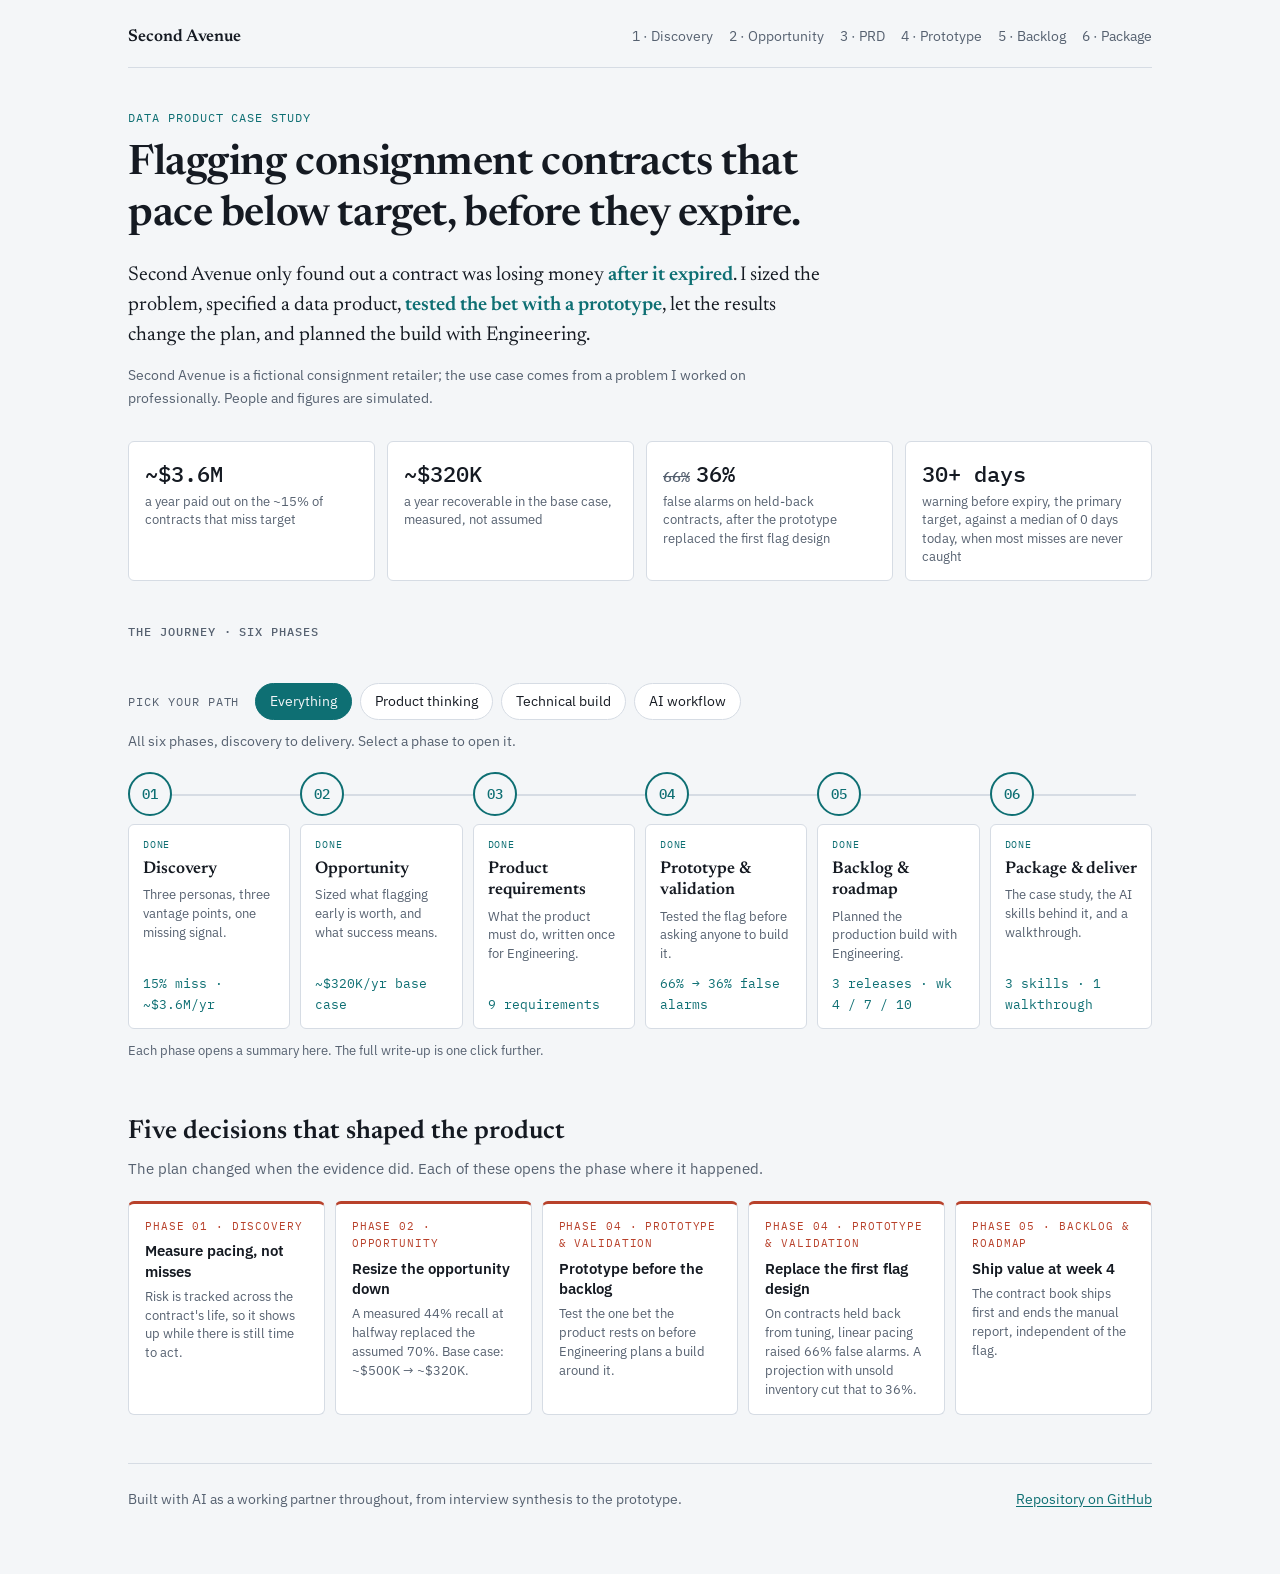
<file: docs/index.html>
<!doctype html>
<html lang="en">
<head>
<meta charset="utf-8">
<meta name="viewport" content="width=device-width, initial-scale=1">
<title>Second Avenue Case Study</title>
<meta name="description" content="A data product case study, from discovery to a working prototype: flagging consignment contracts that pace below target before they expire.">
<link rel="preconnect" href="https://fonts.googleapis.com">
<link rel="preconnect" href="https://fonts.gstatic.com" crossorigin>
<link rel="stylesheet" href="https://fonts.googleapis.com/css2?family=IBM+Plex+Mono:wght@400;500&family=IBM+Plex+Sans:wght@400;500;600&family=Newsreader:opsz,wght@6..72,500;6..72,600&display=swap">
<style>
/* Tokens match assets/site.css so the landing page and phase pages read as one site. */
:root {
  --bg: #F4F6F8; --surface: #FFFFFF; --fg: #151A22; --muted: #566170; --rule: #D6DCE4;
  --accent: #0E6F73; --accent-soft: #DDF0F0; --risk: #B8412B; --risk-soft: #F8E4DF;
  --font-display: "Newsreader", Georgia, "Times New Roman", serif;
  --font-body: "IBM Plex Sans", system-ui, -apple-system, "Segoe UI", sans-serif;
  --font-mono: "IBM Plex Mono", ui-monospace, "SFMono-Regular", Menlo, Consolas, monospace;
  color-scheme: light;
}
@media (prefers-color-scheme: dark) {
  :root:not([data-theme="light"]) {
    --bg: #0E1319; --surface: #161D26; --fg: #E7ECF2; --muted: #9AA6B5; --rule: #273241;
    --accent: #52C4C4; --accent-soft: #12302F; --risk: #F0876F; --risk-soft: #3A1E18;
    color-scheme: dark;
  }
}
:root[data-theme="dark"] {
  --bg: #0E1319; --surface: #161D26; --fg: #E7ECF2; --muted: #9AA6B5; --rule: #273241;
  --accent: #52C4C4; --accent-soft: #12302F; --risk: #F0876F; --risk-soft: #3A1E18;
  color-scheme: dark;
}
*, *::before, *::after { box-sizing: border-box; }
html { -webkit-text-size-adjust: 100%; }
body { margin: 0; background: var(--bg); color: var(--fg); font-family: var(--font-body); font-size: 16px; line-height: 1.6; }
p { margin: 0; }
a { color: var(--accent); text-underline-offset: 0.15em; }
a:focus-visible, button:focus-visible { outline: 2px solid var(--accent); outline-offset: 3px; }
h1, h2, h3 { font-family: var(--font-display); font-weight: 600; text-wrap: balance; margin: 0; line-height: 1.2; }
.mono { font-family: var(--font-mono); }
.label { font-family: var(--font-mono); font-size: 0.75rem; letter-spacing: 0.08em; text-transform: uppercase; color: var(--muted); }

.page { width: 100%; max-width: 66rem; margin: 0 auto; padding: 1.5rem 16px 4rem; }
.sitenav { display: flex; flex-wrap: wrap; gap: 0.25rem 1rem; align-items: baseline; padding-bottom: 1rem; margin-bottom: 2.5rem; border-bottom: 1px solid var(--rule); font-size: 0.875rem; }
.sitenav .home { font-family: var(--font-display); font-weight: 600; font-size: 1.0625rem; color: var(--fg); text-decoration: none; margin-right: auto; }
.sitenav a { color: var(--muted); text-decoration: none; }
.sitenav a:hover { color: var(--accent); }

/* Header + story */
.eyebrow { font-family: var(--font-mono); font-size: 0.75rem; letter-spacing: 0.08em; text-transform: uppercase; color: var(--accent); margin-bottom: 0.75rem; }
h1 { font-size: clamp(1.75rem, 4.6vw, 2.625rem); letter-spacing: -0.01em; max-width: 44rem; }
.story { margin-top: 1.25rem; max-width: 44rem; font-family: var(--font-display); font-size: 1.25rem; line-height: 1.5; color: var(--fg); }
.story b { font-weight: 600; color: var(--accent); }
.fine { margin-top: 0.875rem; color: var(--muted); font-size: 0.875rem; max-width: 44rem; }

/* Headline numbers */
.kpis { display: grid; grid-template-columns: repeat(4, minmax(0, 1fr)); gap: 0.75rem; margin-top: 2rem; }
.kpi { background: var(--surface); border: 1px solid var(--rule); border-radius: 6px; padding: 0.875rem 1rem; min-width: 0; }
.kpi .v { font-family: var(--font-mono); font-size: 1.375rem; font-weight: 500; font-variant-numeric: tabular-nums; }
.kpi .v .was { color: var(--muted); font-size: 0.9375rem; text-decoration: line-through; margin-right: 0.375rem; }
.kpi .k { font-size: 0.8125rem; color: var(--muted); line-height: 1.4; margin-top: 0.125rem; }
@media (max-width: 52rem) { .kpis { grid-template-columns: repeat(2, minmax(0, 1fr)); } }

/* Path picker */
.paths { margin-top: 2.75rem; display: flex; flex-wrap: wrap; align-items: center; gap: 0.5rem; }
.paths .label { margin-right: 0.5rem; }
.chip { font: inherit; font-size: 0.875rem; padding: 0.375rem 0.875rem; border-radius: 999px; border: 1px solid var(--rule); background: var(--surface); color: var(--fg); cursor: pointer; }
.chip:hover { border-color: var(--accent); }
.chip[aria-pressed="true"] { background: var(--accent); border-color: var(--accent); color: var(--bg); }
.path-note { margin-top: 0.625rem; font-size: 0.875rem; color: var(--muted); min-height: 1.4em; }

/* Journey track */
.track { list-style: none; margin: 1.25rem 0 0; padding: 0; display: grid; grid-template-columns: repeat(6, minmax(0, 1fr)); gap: 0.625rem; position: relative; }
.track::before { content: ""; position: absolute; left: 1rem; right: 1rem; top: 1.375rem; height: 2px; background: var(--rule); z-index: 0; }
.node { position: relative; z-index: 1; min-width: 0; transition: opacity 0.2s; }
.node button { all: unset; box-sizing: border-box; cursor: pointer; display: flex; flex-direction: column; gap: 0.5rem; width: 100%; height: 100%; }
.node .dot { width: 2.75rem; height: 2.75rem; border-radius: 50%; display: grid; place-items: center; background: var(--bg); border: 2px solid var(--accent); color: var(--accent); font-family: var(--font-mono); font-size: 0.875rem; font-weight: 500; }
.node[data-status="active"] .dot { border-style: dashed; }
.node .body { background: var(--surface); border: 1px solid var(--rule); border-radius: 6px; padding: 0.75rem 0.875rem; display: flex; flex-direction: column; gap: 0.375rem; flex: 1; }
.node .name { font-family: var(--font-display); font-weight: 600; font-size: 1.0625rem; line-height: 1.25; }
.node .out { font-size: 0.8125rem; color: var(--muted); line-height: 1.45; }
.node .num { font-family: var(--font-mono); font-size: 0.8125rem; color: var(--accent); font-variant-numeric: tabular-nums; margin-top: auto; padding-top: 0.25rem; }
.node .st { font-family: var(--font-mono); font-size: 0.625rem; letter-spacing: 0.08em; text-transform: uppercase; color: var(--muted); }
.node[data-status="done"] .st { color: var(--accent); }
.node button:hover .body { border-color: var(--accent); }
.node button[aria-expanded="true"] .body { border-color: var(--accent); box-shadow: 0 0 0 1px var(--accent); }
.node button[aria-expanded="true"] .dot { background: var(--accent); color: var(--bg); }
.node.dim { opacity: 0.35; }
.hint { margin-top: 0.75rem; font-size: 0.8125rem; color: var(--muted); }

/* Expanded panel */
.panel { position: relative; z-index: 2; margin-top: 1rem; background: var(--surface); border: 1px solid var(--accent); border-radius: 8px; padding: 1.5rem; display: grid; grid-template-columns: minmax(0, 1.25fr) minmax(0, 1fr); gap: 1.5rem 2rem; }
.panel[hidden] { display: none; }
.panel .head { grid-column: 1 / -1; display: flex; align-items: baseline; justify-content: space-between; gap: 1rem; }
.panel h2 { font-size: 1.5rem; }
.panel .close { font: inherit; font-size: 0.8125rem; background: none; border: 1px solid var(--rule); color: var(--muted); border-radius: 4px; padding: 0.25rem 0.625rem; cursor: pointer; flex-shrink: 0; }
.panel .close:hover { color: var(--fg); border-color: var(--fg); }
.panel h3 { font-family: var(--font-mono); font-size: 0.75rem; letter-spacing: 0.08em; text-transform: uppercase; color: var(--muted); font-weight: 500; margin-bottom: 0.5rem; }
.panel ul { margin: 0; padding-left: 1.125rem; display: flex; flex-direction: column; gap: 0.375rem; font-size: 0.9375rem; }
.panel .col { display: flex; flex-direction: column; gap: 1.25rem; min-width: 0; }
.pivot { border-left: 3px solid var(--risk); background: var(--risk-soft); border-radius: 0 6px 6px 0; padding: 0.875rem 1rem; font-size: 0.9375rem; }
.pivot .label { color: var(--risk); display: block; margin-bottom: 0.25rem; }
.links { display: flex; flex-direction: column; gap: 0.375rem; font-size: 0.9375rem; }
.links a { display: flex; justify-content: space-between; gap: 0.75rem; padding: 0.5rem 0.75rem; border: 1px solid var(--rule); border-radius: 4px; text-decoration: none; color: var(--fg); }
.links a:hover { border-color: var(--accent); color: var(--accent); }
.links a .kind { font-family: var(--font-mono); font-size: 0.6875rem; letter-spacing: 0.06em; text-transform: uppercase; color: var(--muted); align-self: center; white-space: nowrap; }
.links .todo { padding: 0.5rem 0.75rem; border: 1px dashed var(--rule); border-radius: 4px; color: var(--muted); }
.panel .nav { grid-column: 1 / -1; display: flex; justify-content: space-between; gap: 1rem; border-top: 1px solid var(--rule); padding-top: 1rem; }
.panel .nav button { font: inherit; font-size: 0.875rem; background: none; border: none; color: var(--accent); cursor: pointer; padding: 0; }
.panel .nav button[disabled] { visibility: hidden; }

/* Mini visuals inside panels */
.mini { display: flex; flex-direction: column; gap: 0.5rem; }
.bars { display: flex; flex-direction: column; gap: 0.375rem; }
.bar { display: grid; grid-template-columns: 7.5rem minmax(0, 1fr) 3.25rem; gap: 0.5rem; align-items: center; font-size: 0.8125rem; }
.bar .track-b { height: 0.625rem; background: var(--bg); border-radius: 3px; overflow: hidden; }
.bar .fill { height: 100%; background: var(--accent); border-radius: 3px; }
.bar .fill.bad { background: var(--risk); }
.bar .val { font-family: var(--font-mono); text-align: right; font-variant-numeric: tabular-nums; }
.funnel { display: flex; align-items: stretch; gap: 0.25rem; font-size: 0.75rem; }
.funnel div { flex: 1; background: var(--accent-soft); border-radius: 4px; padding: 0.5rem; text-align: center; display: flex; flex-direction: column; justify-content: center; min-width: 0; }
.funnel b { font-family: var(--font-mono); font-size: 0.9375rem; font-weight: 500; color: var(--accent); }
.releases { display: grid; grid-template-columns: repeat(10, minmax(0, 1fr)); gap: 2px; font-size: 0.6875rem; }
.releases .wk { height: 0.75rem; background: var(--bg); border-radius: 2px; }
.releases .wk.on { background: var(--accent-soft); }
.releases .wk.ship { background: var(--accent); }
.rel-key { display: grid; grid-template-columns: repeat(3, minmax(0, 1fr)); gap: 0.5rem; font-size: 0.75rem; color: var(--muted); }
.rel-key b { display: block; font-family: var(--font-mono); color: var(--fg); font-weight: 500; }

/* Decisions thread */
.decisions { margin-top: 3.5rem; }
.decisions h2 { font-size: 1.625rem; }
.decisions .sub { color: var(--muted); font-size: 0.9375rem; margin-top: 0.5rem; max-width: 44rem; }
.dlist { list-style: none; margin: 1.25rem 0 0; padding: 0; display: grid; grid-template-columns: repeat(5, minmax(0, 1fr)); gap: 0.625rem; }
.dlist button { all: unset; box-sizing: border-box; cursor: pointer; display: flex; flex-direction: column; gap: 0.375rem; height: 100%; width: 100%; padding: 0.875rem 1rem; background: var(--surface); border: 1px solid var(--rule); border-top: 3px solid var(--risk); border-radius: 6px; }
.dlist button:hover { border-color: var(--risk); }
.dlist .ph { font-family: var(--font-mono); font-size: 0.6875rem; letter-spacing: 0.08em; text-transform: uppercase; color: var(--risk); }
.dlist .t { font-weight: 600; font-size: 0.9375rem; line-height: 1.35; }
.dlist .w { font-size: 0.8125rem; color: var(--muted); line-height: 1.45; }
@media (max-width: 60rem) { .dlist { grid-template-columns: repeat(2, minmax(0, 1fr)); } }

.foot { margin-top: 3rem; padding-top: 1.5rem; border-top: 1px solid var(--rule); color: var(--muted); font-size: 0.875rem; display: flex; flex-wrap: wrap; gap: 0.5rem 1.5rem; justify-content: space-between; }

/* Narrow screens: the track becomes a vertical timeline and the panel opens under the tapped phase */
@media (max-width: 52rem) {
  .track { grid-template-columns: minmax(0, 1fr); gap: 0.5rem; }
  .track::before { left: 1.375rem; right: auto; top: 1rem; bottom: 1rem; width: 2px; height: auto; }
  .node button { flex-direction: row; align-items: stretch; gap: 0.75rem; }
  .node .dot { flex-shrink: 0; }
  .panel { grid-template-columns: minmax(0, 1fr); padding: 1.25rem; margin: 0.25rem 0 0.5rem; }
  .bar { grid-template-columns: 6rem minmax(0, 1fr) 3rem; }
}
@media (max-width: 30rem) { .dlist { grid-template-columns: minmax(0, 1fr); } }
@media (prefers-reduced-motion: reduce) { .node { transition: none; } }
</style>
</head>
<body>
<main class="page">
  <nav class="sitenav" aria-label="Case study">
    <a class="home" href="index.html">Second Avenue</a>
    <a href="phase-1-discovery.html">1 · Discovery</a>
    <a href="phase-2-opportunity.html">2 · Opportunity</a>
    <a href="phase-3-prd.html">3 · PRD</a>
    <a href="phase-4-prototype.html">4 · Prototype</a>
    <a href="phase-5-backlog-roadmap.html">5 · Backlog</a>
    <a href="phase-6-package.html">6 · Package</a>
  </nav>

  <header>
    <p class="eyebrow">Data product case study</p>
    <h1>Flagging consignment contracts that pace below target, before they expire.</h1>
    <p class="story">Second Avenue only found out a contract was losing money <b>after it expired</b>. I sized the problem, specified a data product, <b>tested the bet with a prototype</b>, let the results change the plan, and planned the build with Engineering.</p>
    <p class="fine">Second Avenue is a fictional consignment retailer; the use case comes from a problem I worked on professionally. People and figures are simulated.</p>
  </header>

  <section class="kpis" aria-label="Headline numbers">
    <div class="kpi"><div class="v">~$3.6M</div><div class="k">a year paid out on the ~15% of contracts that miss target</div></div>
    <div class="kpi"><div class="v">~$320K</div><div class="k">a year recoverable in the base case, measured, not assumed</div></div>
    <div class="kpi"><div class="v"><span class="was">66%</span>36%</div><div class="k">false alarms on held-back contracts, after the prototype replaced the first flag design</div></div>
    <div class="kpi"><div class="v">30+ days</div><div class="k">warning before expiry, the primary target, against a median of 0 days today, when most misses are never caught</div></div>
  </section>

  <section aria-labelledby="journey-h">
    <h2 id="journey-h" class="label" style="margin-top:2.75rem;font-family:var(--font-mono);font-weight:500;color:var(--muted)">The journey · six phases</h2>

    <div class="paths" role="group" aria-label="Pick a path">
      <span class="label">Pick your path</span>
      <button class="chip" type="button" data-path="all" aria-pressed="true">Everything</button>
      <button class="chip" type="button" data-path="product" aria-pressed="false">Product thinking</button>
      <button class="chip" type="button" data-path="tech" aria-pressed="false">Technical build</button>
      <button class="chip" type="button" data-path="ai" aria-pressed="false">AI workflow</button>
    </div>
    <p class="path-note" id="path-note" aria-live="polite">All six phases, discovery to delivery. Select a phase to open it.</p>

    <ol class="track" id="track"></ol>
    <div class="panel" id="panel" role="region" aria-labelledby="panel-h" hidden></div>
    <p class="hint">Each phase opens a summary here. The full write-up is one click further.</p>
  </section>

  <section class="decisions" aria-labelledby="dec-h">
    <h2 id="dec-h">Five decisions that shaped the product</h2>
    <p class="sub">The plan changed when the evidence did. Each of these opens the phase where it happened.</p>
    <ol class="dlist" id="dlist"></ol>
  </section>

  <footer class="foot">
    <span>Built with AI as a working partner throughout, from interview synthesis to the prototype.</span>
    <span><a href="https://github.com/caioluthi/portfolio">Repository on GitHub</a></span>
  </footer>
</main>

<script>
const REPO = "https://github.com/caioluthi/portfolio";
const PHASES = [
  {
    n: "01", id: "discovery", name: "Discovery", status: "done", paths: ["product"],
    out: "Three personas, three vantage points, one missing signal.",
    num: "15% miss · ~$3.6M/yr",
    did: [
      "Profiled the company and its Risk contracts: a guaranteed target price, with the shortfall paid by Second Avenue.",
      "Ran simulated interviews with Ops, Finance and a Data Analyst, then mapped jobs to be done and the user journey.",
      "Found that nobody, in any role, could see a contract falling behind until it expired."
    ],
    pivot: "Framed risk as pacing against target over the contract's life, a leading indicator, instead of a snapshot near expiry.",
    visual: "phase1",
    links: [
      ["Full discovery write-up", "phase-1-discovery.html", "Page"],
      ["Jobs to be done", "phase-1-discovery.html#s4", "Section"],
      ["User journey", "phase-1-discovery.html#s5", "Section"]
    ]
  },
  {
    n: "02", id: "opportunity", name: "Opportunity", status: "done", paths: ["product"],
    out: "Sized what flagging early is worth, and what success means.",
    num: "~$320K/yr base case",
    did: [
      "Wrote the problem statement and sized the recoverable exposure as a funnel with low, base and high cases.",
      "Set the primary metric (lead time before expiry) and guardrails on false alarms and Ops workload.",
      "Defined the pilot bet and its go-live criteria, so the prototype had something concrete to pass or fail."
    ],
    pivot: "After the prototype, the funnel's first step became a measured 44%, not an assumed 70%. The base case dropped from ~$500K to ~$320K, and the page says so.",
    visual: "phase2",
    links: [
      ["Full opportunity page", "phase-2-opportunity.html", "Page"],
      ["Opportunity sizing", "phase-2-opportunity.html#opportunity", "Section"],
      ["Go-live criteria", "phase-2-opportunity.html#go-live", "Section"]
    ]
  },
  {
    n: "03", id: "prd", name: "Product requirements", status: "done", paths: ["product", "tech"],
    out: "What the product must do, written once for Engineering.",
    num: "9 requirements",
    did: [
      "Turned the opportunity into nine data product requirements (DPR-1 to DPR-9), each with a one-line reason.",
      "Listed the required and calculated fields behind every governed metric, so the metrics live in the data product.",
      "Kept the why on the opportunity page and the how and when with Engineering."
    ],
    pivot: "Revised after the prototype: the flag projects each contract's final value from unsold inventory, with watch and act tiers.",
    visual: "phase3",
    links: [
      ["Full PRD", "phase-3-prd.html", "Page"],
      ["Data product requirements", "phase-3-prd.html#dpr", "Section"],
      ["Open questions for Engineering", "phase-3-prd.html#questions", "Section"],
      ["opportunity-to-prd skill", REPO + "/tree/main/skills/opportunity-to-prd", "GitHub"]
    ]
  },
  {
    n: "04", id: "prototype", name: "Prototype & validation", status: "done", paths: ["tech", "ai"],
    out: "Tested the flag before asking anyone to build it.",
    num: "66% → 36% false alarms",
    did: [
      "Built a throwaway prototype in BigQuery: governed metrics on a simulated contract book and a replay of last year.",
      "Backtested the flag against the go-live criteria, then built the Ops morning list and Finance rollups.",
      "Added plain-language questions on top: Claude answers only through fixed, governed queries, or declines."
    ],
    pivot: "The simple pacing flag failed, with 80% false alarms over last year and 66% on contracts held back from tuning. Counting unsold inventory brought that to 36% on the same held-back contracts.",
    visual: "phase4",
    links: [
      ["Full prototype write-up", "phase-4-prototype.html", "Page"],
      ["Results", "phase-4-prototype.html#results", "Section"],
      ["What the prototype changed", "phase-4-prototype.html#changed", "Section"],
      ["Prototype code", REPO + "/tree/main/prototype", "GitHub"],
      ["Walkthrough video", "https://youtu.be/5c_hqZ8J5YQ", "YouTube"]
    ]
  },
  {
    n: "05", id: "backlog", name: "Backlog & roadmap", status: "done", paths: ["product", "ai"],
    out: "Planned the production build with Engineering.",
    num: "3 releases · wk 4 / 7 / 10",
    did: [
      "Broke the revised PRD into six outcome epics and fifteen functional stories, each traced to a requirement.",
      "Refined with the Tech Lead. Engineering owns estimates and the sprint plan; I built the roadmap on top.",
      "Sequenced by risk, with go/no-go gates and the dependencies that can move the date."
    ],
    pivot: "Three releases instead of one at week 10: the contract book ships in week 4 and ends the manual report, without waiting on the flag.",
    visual: "phase5",
    links: [
      ["Full backlog & roadmap", "phase-5-backlog-roadmap.html", "Page"],
      ["Roadmap", "phase-5-backlog-roadmap.html#roadmap", "Section"],
      ["Backlog as GitHub Issues", REPO + "/issues", "GitHub"]
    ]
  },
  {
    n: "06", id: "package", name: "Package & deliver", status: "done", paths: ["ai"],
    out: "The case study, the AI skills behind it, and a walkthrough.",
    num: "3 skills · 1 walkthrough",
    did: [
      "This page: one place to follow the work at whatever depth you want.",
      "The Claude skills written along the way, each packaging one step of the workflow so it runs the same way every time.",
      "A recorded walkthrough of the prototype answering questions in plain language."
    ],
    pivot: null,
    visual: null,
    links: [
      ["Full Phase 06 page", "phase-6-package.html", "Page"],
      ["How I used AI", "phase-6-package.html#split-h", "Section"],
      ["Skills used in this case study", REPO + "/tree/main/skills", "GitHub"],
      ["opportunity-to-prd skill", REPO + "/tree/main/skills/opportunity-to-prd", "GitHub"],
      ["prd-to-backlog skill", REPO + "/tree/main/skills/prd-to-backlog", "GitHub"],
      ["Walkthrough video", "https://youtu.be/5c_hqZ8J5YQ", "YouTube"]
    ]
  }
];

const DECISIONS = [
  { phase: 0, t: "Measure pacing, not misses", w: "Risk is tracked across the contract's life, so it shows up while there is still time to act." },
  { phase: 1, t: "Resize the opportunity down", w: "A measured 44% recall at halfway replaced the assumed 70%. Base case: ~$500K → ~$320K." },
  { phase: 3, t: "Prototype before the backlog", w: "Test the one bet the product rests on before Engineering plans a build around it." },
  { phase: 3, t: "Replace the first flag design", w: "On contracts held back from tuning, linear pacing raised 66% false alarms. A projection with unsold inventory cut that to 36%." },
  { phase: 4, t: "Ship value at week 4", w: "The contract book ships first and ends the manual report, independent of the flag." }
];

const PATH_NOTES = {
  all: "All six phases, discovery to delivery. Select a phase to open it.",
  product: "How the problem was found, sized, specified and planned. Start with Discovery.",
  tech: "The requirements and the prototype: governed metrics, the backtest, and the question layer.",
  ai: "Where AI did the work alongside me: the prototype, the backlog skill, and the published skills."
};

const VISUALS = {
  phase1: `<div class="mini"><h3>Who feels it</h3><div class="bars">
      <div class="bar"><span>Ops</span><span class="track-b"><span class="fill bad" style="width:100%;display:block"></span></span><span class="val">late</span></div>
      <div class="bar"><span>Finance</span><span class="track-b"><span class="fill bad" style="width:100%;display:block"></span></span><span class="val">qtrly</span></div>
      <div class="bar"><span>Data analyst</span><span class="track-b"><span class="fill bad" style="width:100%;display:block"></span></span><span class="val">8 h</span></div>
    </div><p class="label" style="text-transform:none;letter-spacing:0;font-family:var(--font-body);font-size:.8125rem">Ops sees risk near expiry, Finance sees it in a quarterly report, and each report costs the analyst about 8 hours by hand.</p></div>`,
  phase2: `<div class="mini"><h3>Base-case funnel</h3><div class="funnel">
      <div><b>~$3.6M</b>paid out</div><div><b>44%</b>flagged by halfway</div><div><b>~$320K</b>recoverable</div>
    </div><p class="label" style="text-transform:none;letter-spacing:0;font-family:var(--font-body);font-size:.8125rem">Range $95K to $665K a year, against about $4K a year of Ops review time.</p></div>`,
  phase3: `<div class="mini"><h3>Requirements</h3><div class="bars">
      <div class="bar"><span>Must-have</span><span class="track-b"><span class="fill" style="width:78%;display:block"></span></span><span class="val">7</span></div>
      <div class="bar"><span>Should-have</span><span class="track-b"><span class="fill" style="width:22%;display:block;opacity:.55"></span></span><span class="val">2</span></div>
    </div><p class="label" style="text-transform:none;letter-spacing:0;font-family:var(--font-body);font-size:.8125rem">Every backlog story traces back to one of them.</p></div>`,
  phase4: `<div class="mini"><h3>False alarms on unseen contracts</h3><div class="bars">
      <div class="bar"><span>Linear pacing</span><span class="track-b"><span class="fill bad" style="width:66%;display:block"></span></span><span class="val">66%</span></div>
      <div class="bar"><span>Projection</span><span class="track-b"><span class="fill" style="width:36%;display:block"></span></span><span class="val">36%</span></div>
      <div class="bar"><span>Guardrail</span><span class="track-b"><span class="fill" style="width:40%;display:block;opacity:.35"></span></span><span class="val">≤40%</span></div>
    </div></div>`,
  phase5: `<div class="mini"><h3>Releases by week</h3><div class="releases">
      ${Array.from({length:10},(_,i)=>`<div class="wk ${[3,6,9].includes(i)?'ship':'on'}"></div>`).join("")}
    </div><div class="rel-key"><span><b>Week 4</b>Contract book</span><span><b>Week 7</b>Midwest pilot</span><span><b>Week 10</b>Full pilot</span></div>
    <p class="label" style="text-transform:none;letter-spacing:0;font-family:var(--font-body);font-size:.8125rem">If last year's appraisals can't be recovered, the pilot moves to about week 20; the contract book doesn't.</p></div>`
};

const track = document.getElementById("track");
const panel = document.getElementById("panel");
const narrow = window.matchMedia("(max-width: 52rem)");
let openIdx = -1;

const esc = s => s.replace(/[&<>"]/g, c => ({ "&": "&amp;", "<": "&lt;", ">": "&gt;", '"': "&quot;" }[c]));

PHASES.forEach((p, i) => {
  const li = document.createElement("li");
  li.className = "node";
  li.dataset.status = p.status;
  li.dataset.paths = p.paths.join(" ");
  li.innerHTML = `<button type="button" aria-expanded="false" aria-controls="panel" id="node-${p.id}">
      <span class="dot">${p.n}</span>
      <span class="body">
        <span class="st">${p.status === "done" ? "Done" : "In progress"}</span>
        <span class="name">${esc(p.name)}</span>
        <span class="out">${esc(p.out)}</span>
        <span class="num">${esc(p.num)}</span>
      </span></button>`;
  li.querySelector("button").addEventListener("click", () => toggle(i));
  track.appendChild(li);
});

function render(i) {
  const p = PHASES[i];
  const links = p.links.map(([t, h, k]) =>
    `<a href="${h}"${h.startsWith("http") ? ' target="_blank" rel="noopener"' : ""}><span>${esc(t)}</span><span class="kind">${k}${h.startsWith("http") ? " ↗" : " →"}</span></a>`).join("");
  panel.innerHTML = `
    <div class="head"><h2 id="panel-h"><span class="mono" style="color:var(--accent);font-size:1rem;margin-right:.5rem">${p.n}</span>${esc(p.name)}</h2>
      <button class="close" type="button">Close</button></div>
    <div class="col">
      <div><h3>What I did</h3><ul>${p.did.map(d => `<li>${esc(d)}</li>`).join("")}</ul></div>
      ${p.pivot ? `<div class="pivot"><span class="label">Key decision</span>${esc(p.pivot)}</div>` : ""}
    </div>
    <div class="col">
      ${p.visual ? VISUALS[p.visual] : ""}
      <div><h3>Go deeper</h3><div class="links">${links}${p.todo ? `<span class="todo">${esc(p.todo)}</span>` : ""}</div></div>
    </div>
    <div class="nav">
      <button type="button" data-go="${i - 1}" ${i === 0 ? "disabled" : ""}>← ${i > 0 ? esc(PHASES[i - 1].name) : ""}</button>
      <button type="button" data-go="${i + 1}" ${i === PHASES.length - 1 ? "disabled" : ""}>${i < PHASES.length - 1 ? esc(PHASES[i + 1].name) : ""} →</button>
    </div>`;
  panel.querySelector(".close").addEventListener("click", () => toggle(i));
  panel.querySelectorAll("[data-go]").forEach(b => b.addEventListener("click", () => open(+b.dataset.go, true)));
}

function place(i) {
  if (narrow.matches) track.children[i].after(panel);
  else track.after(panel);
}

function open(i, focus) {
  openIdx = i;
  render(i);
  place(i);
  panel.hidden = false;
  [...track.children].forEach((li, j) => li.querySelector("button").setAttribute("aria-expanded", j === i ? "true" : "false"));
  if (focus) {
    panel.scrollIntoView({ behavior: matchMedia("(prefers-reduced-motion: reduce)").matches ? "auto" : "smooth", block: "nearest" });
    panel.querySelector("h2").setAttribute("tabindex", "-1");
    panel.querySelector("h2").focus({ preventScroll: true });
  }
}

function toggle(i) {
  if (openIdx === i) {
    panel.hidden = true;
    track.children[i].querySelector("button").setAttribute("aria-expanded", "false");
    track.children[i].querySelector("button").focus();
    openIdx = -1;
  } else open(i, true);
}

narrow.addEventListener("change", () => { if (openIdx >= 0) place(openIdx); });

document.querySelectorAll(".chip").forEach(chip => chip.addEventListener("click", () => {
  const path = chip.dataset.path;
  document.querySelectorAll(".chip").forEach(c => c.setAttribute("aria-pressed", c === chip ? "true" : "false"));
  document.getElementById("path-note").textContent = PATH_NOTES[path];
  [...track.children].forEach(li => li.classList.toggle("dim", path !== "all" && !li.dataset.paths.split(" ").includes(path)));
}));

const dlist = document.getElementById("dlist");
DECISIONS.forEach(d => {
  const li = document.createElement("li");
  li.innerHTML = `<button type="button"><span class="ph">Phase ${PHASES[d.phase].n} · ${esc(PHASES[d.phase].name)}</span><span class="t">${esc(d.t)}</span><span class="w">${esc(d.w)}</span></button>`;
  li.querySelector("button").addEventListener("click", () => { open(d.phase, true); });
  dlist.appendChild(li);
});
</script>
</body>
</html>
</file>
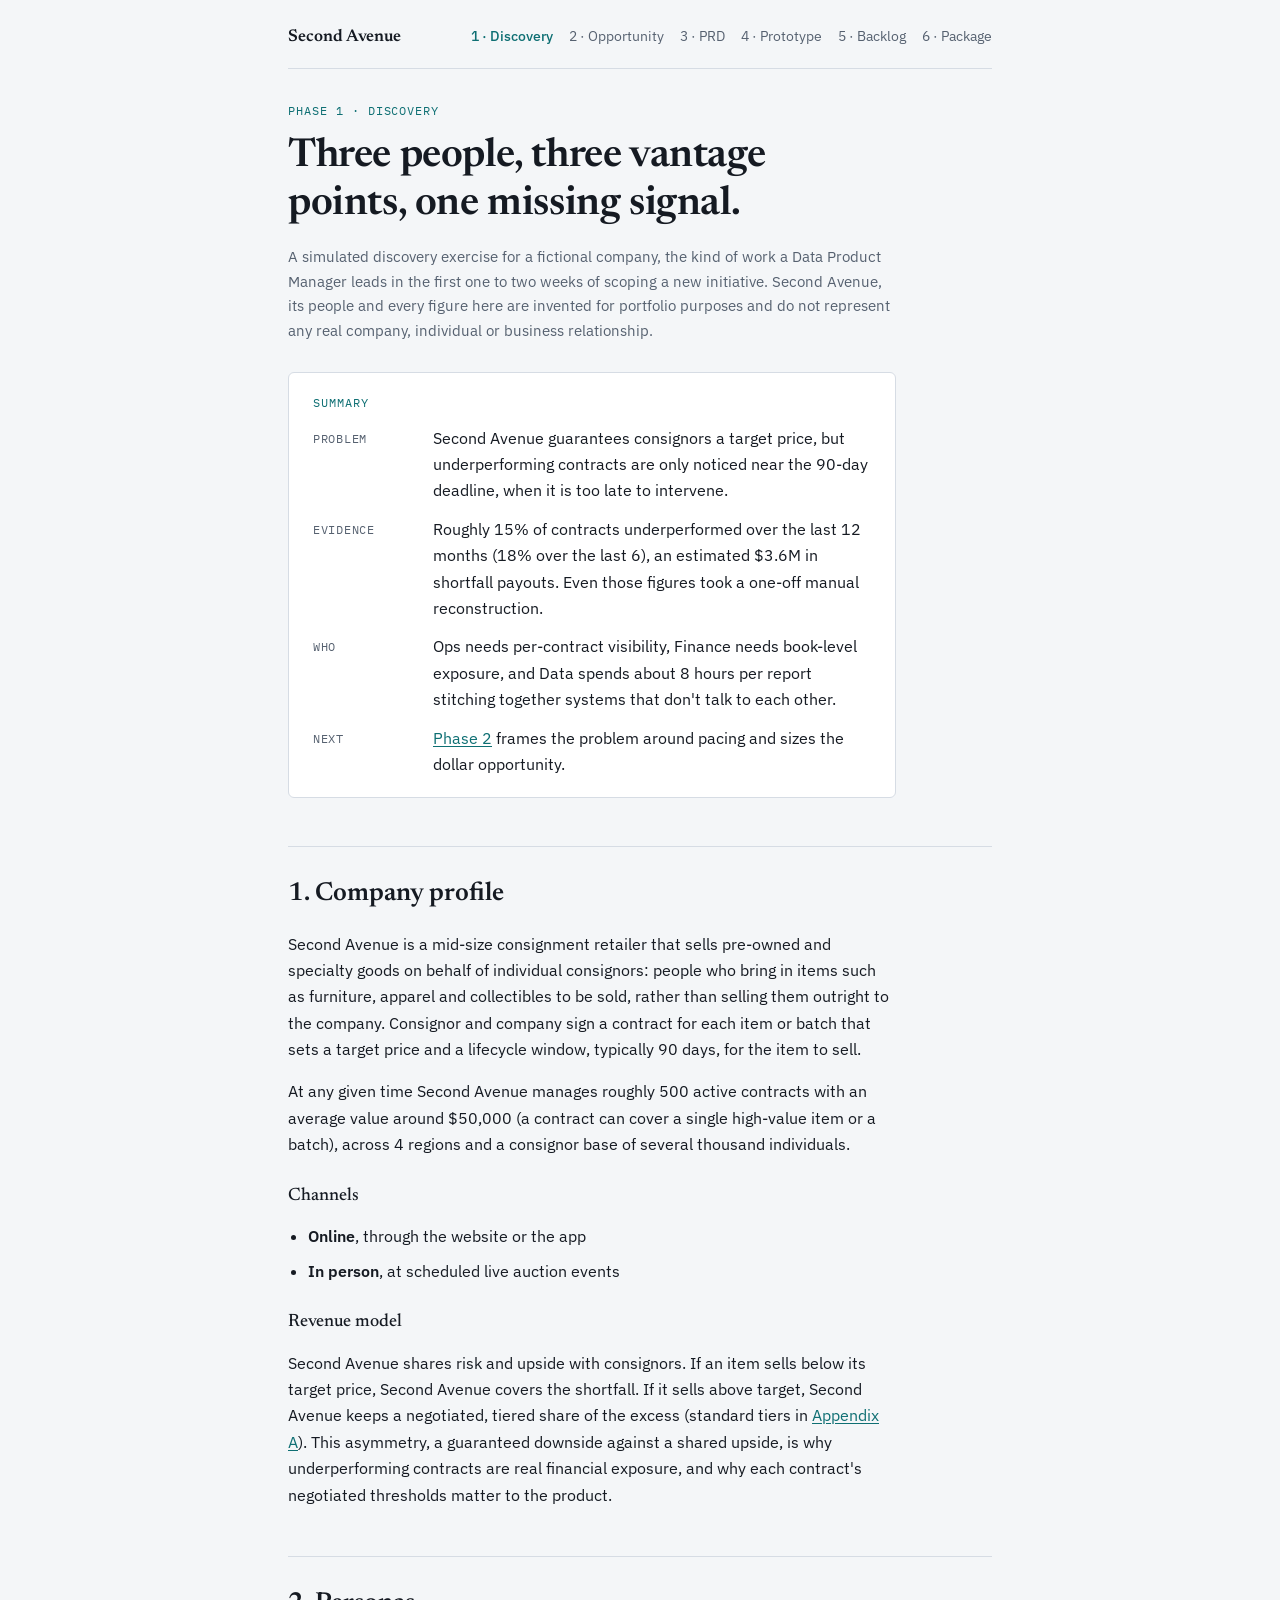
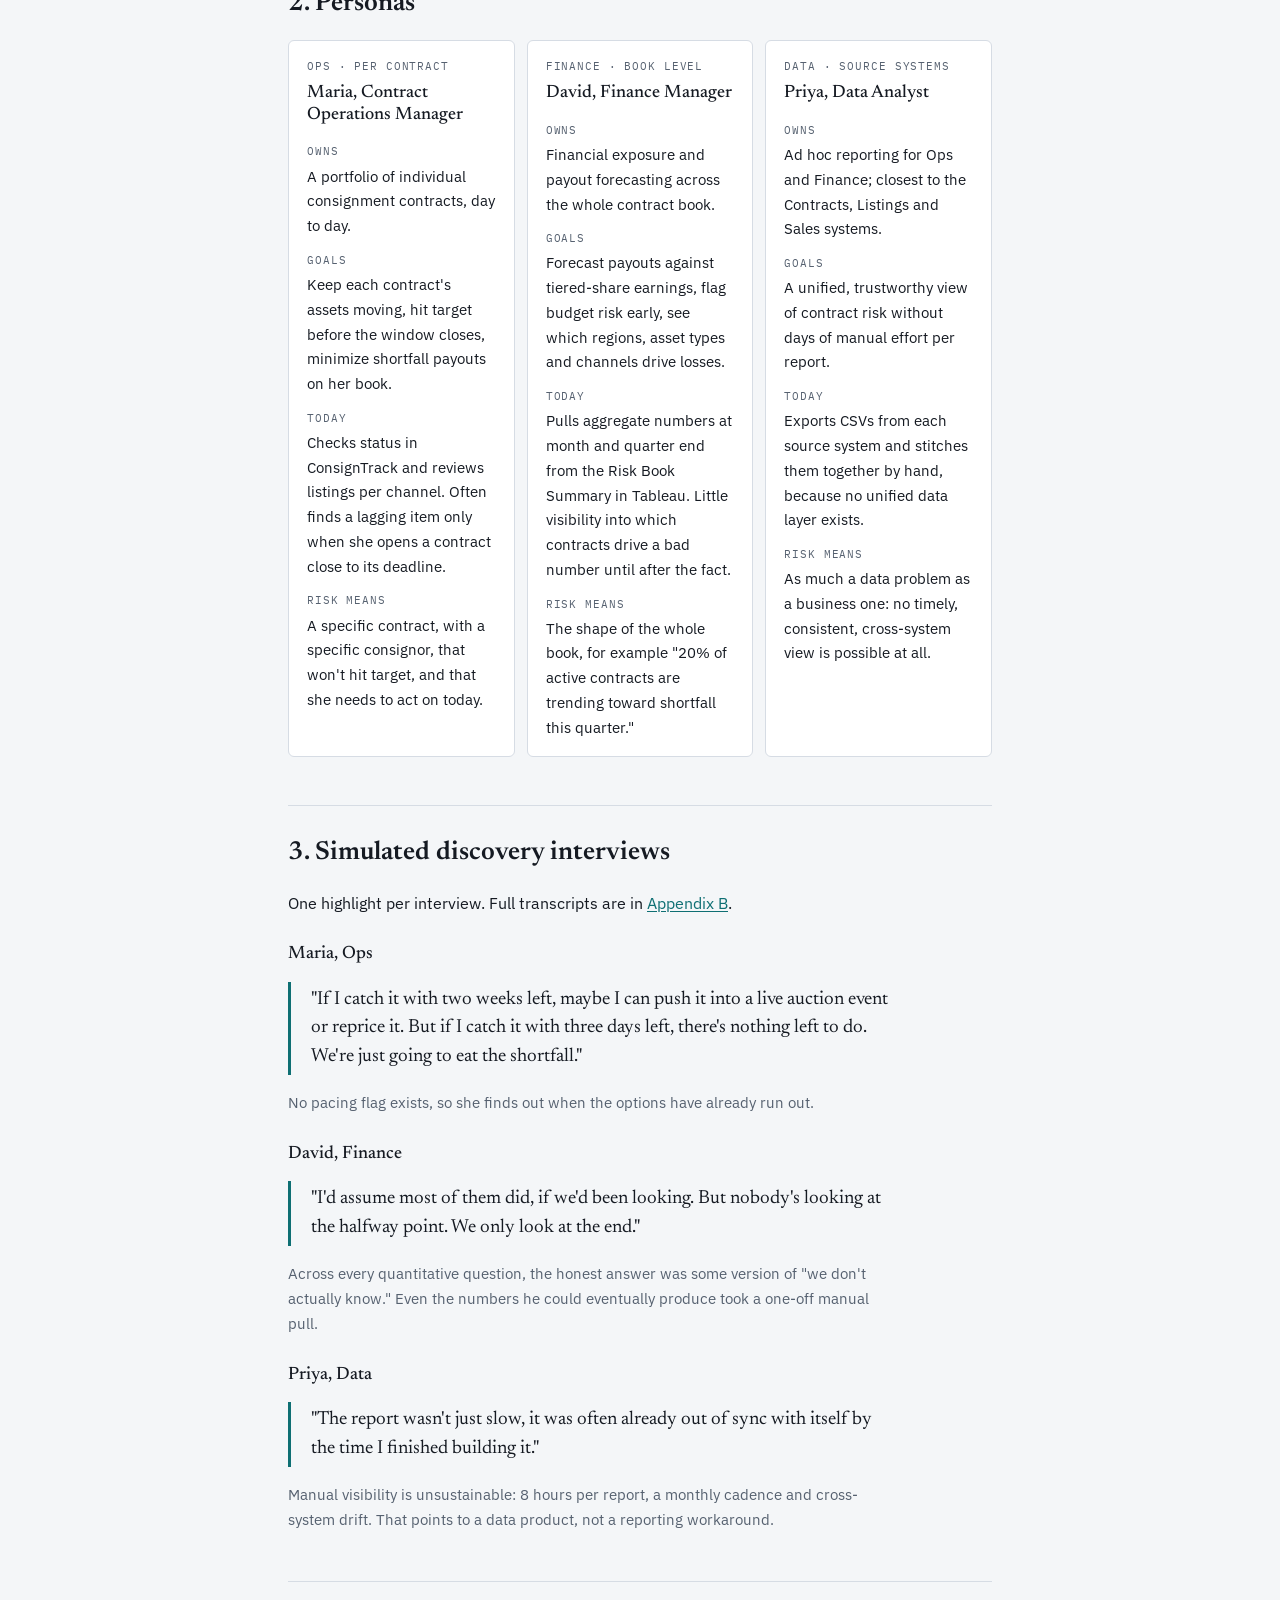
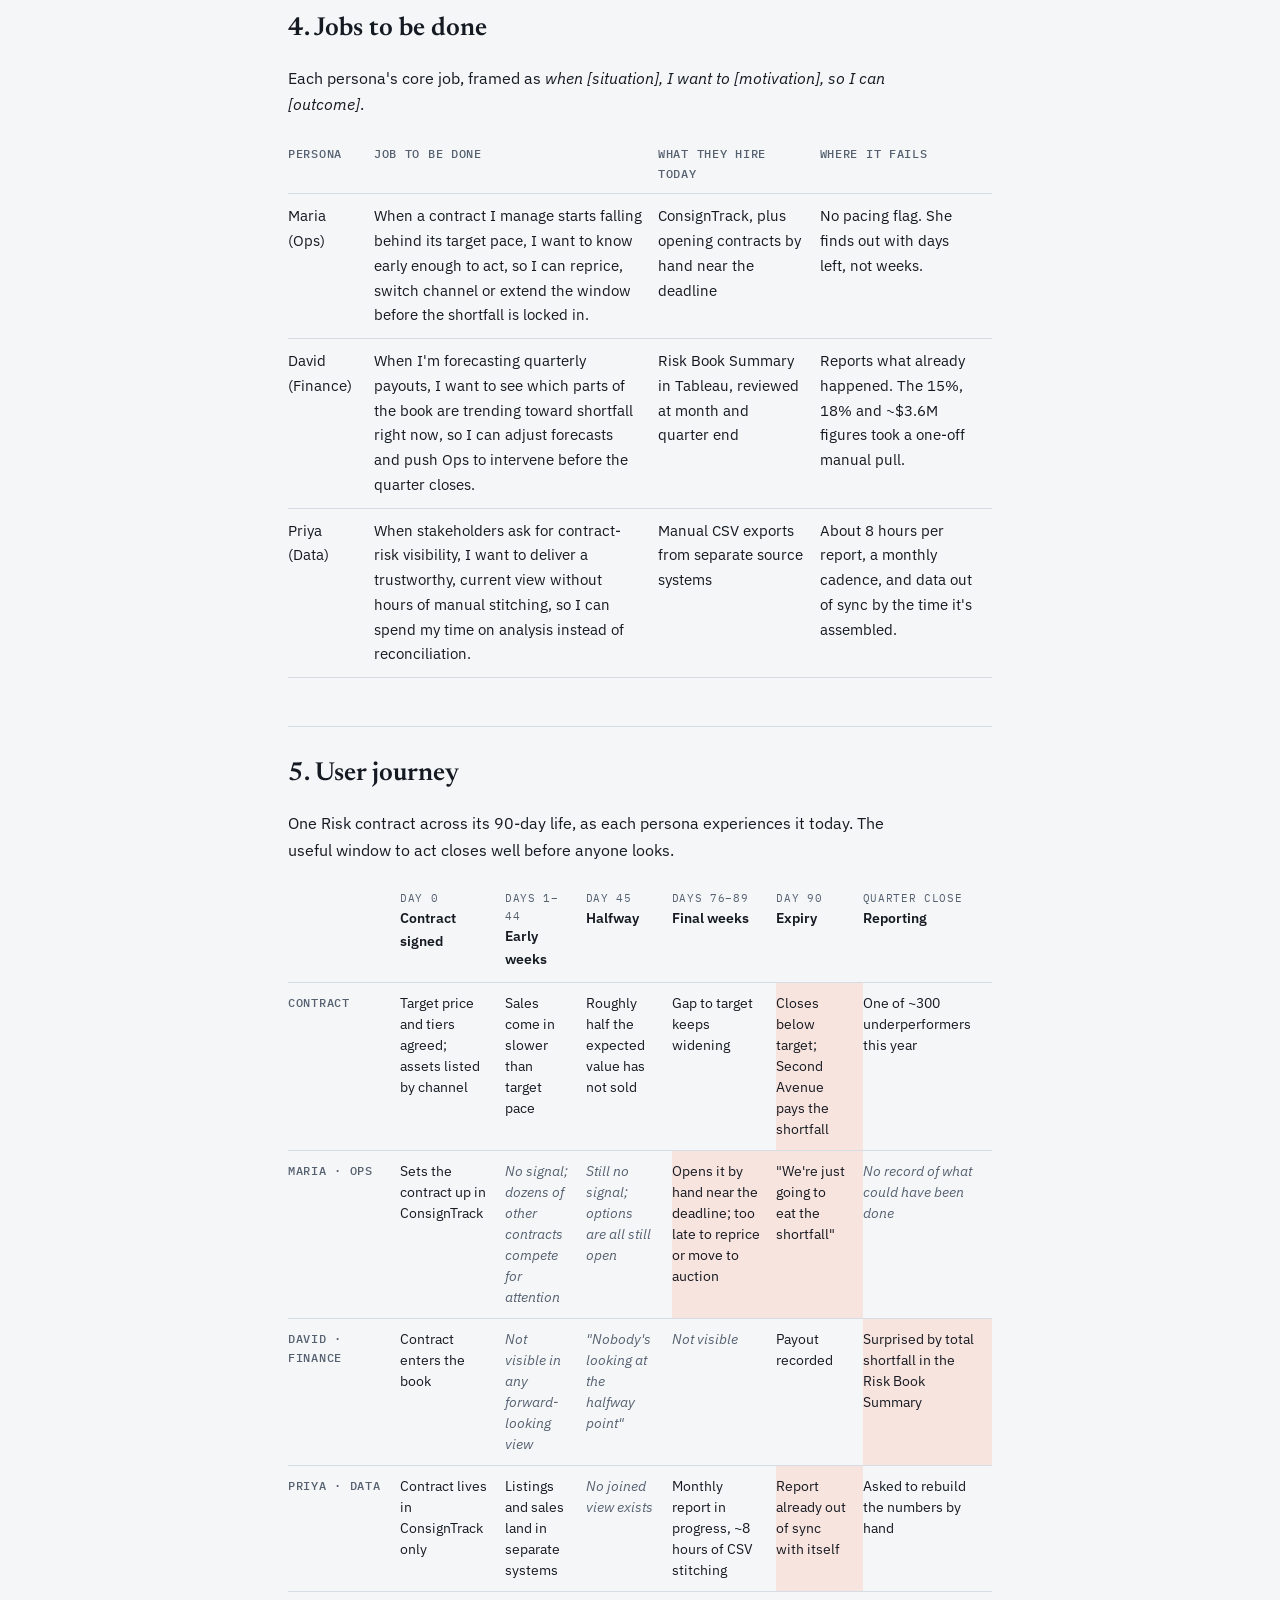
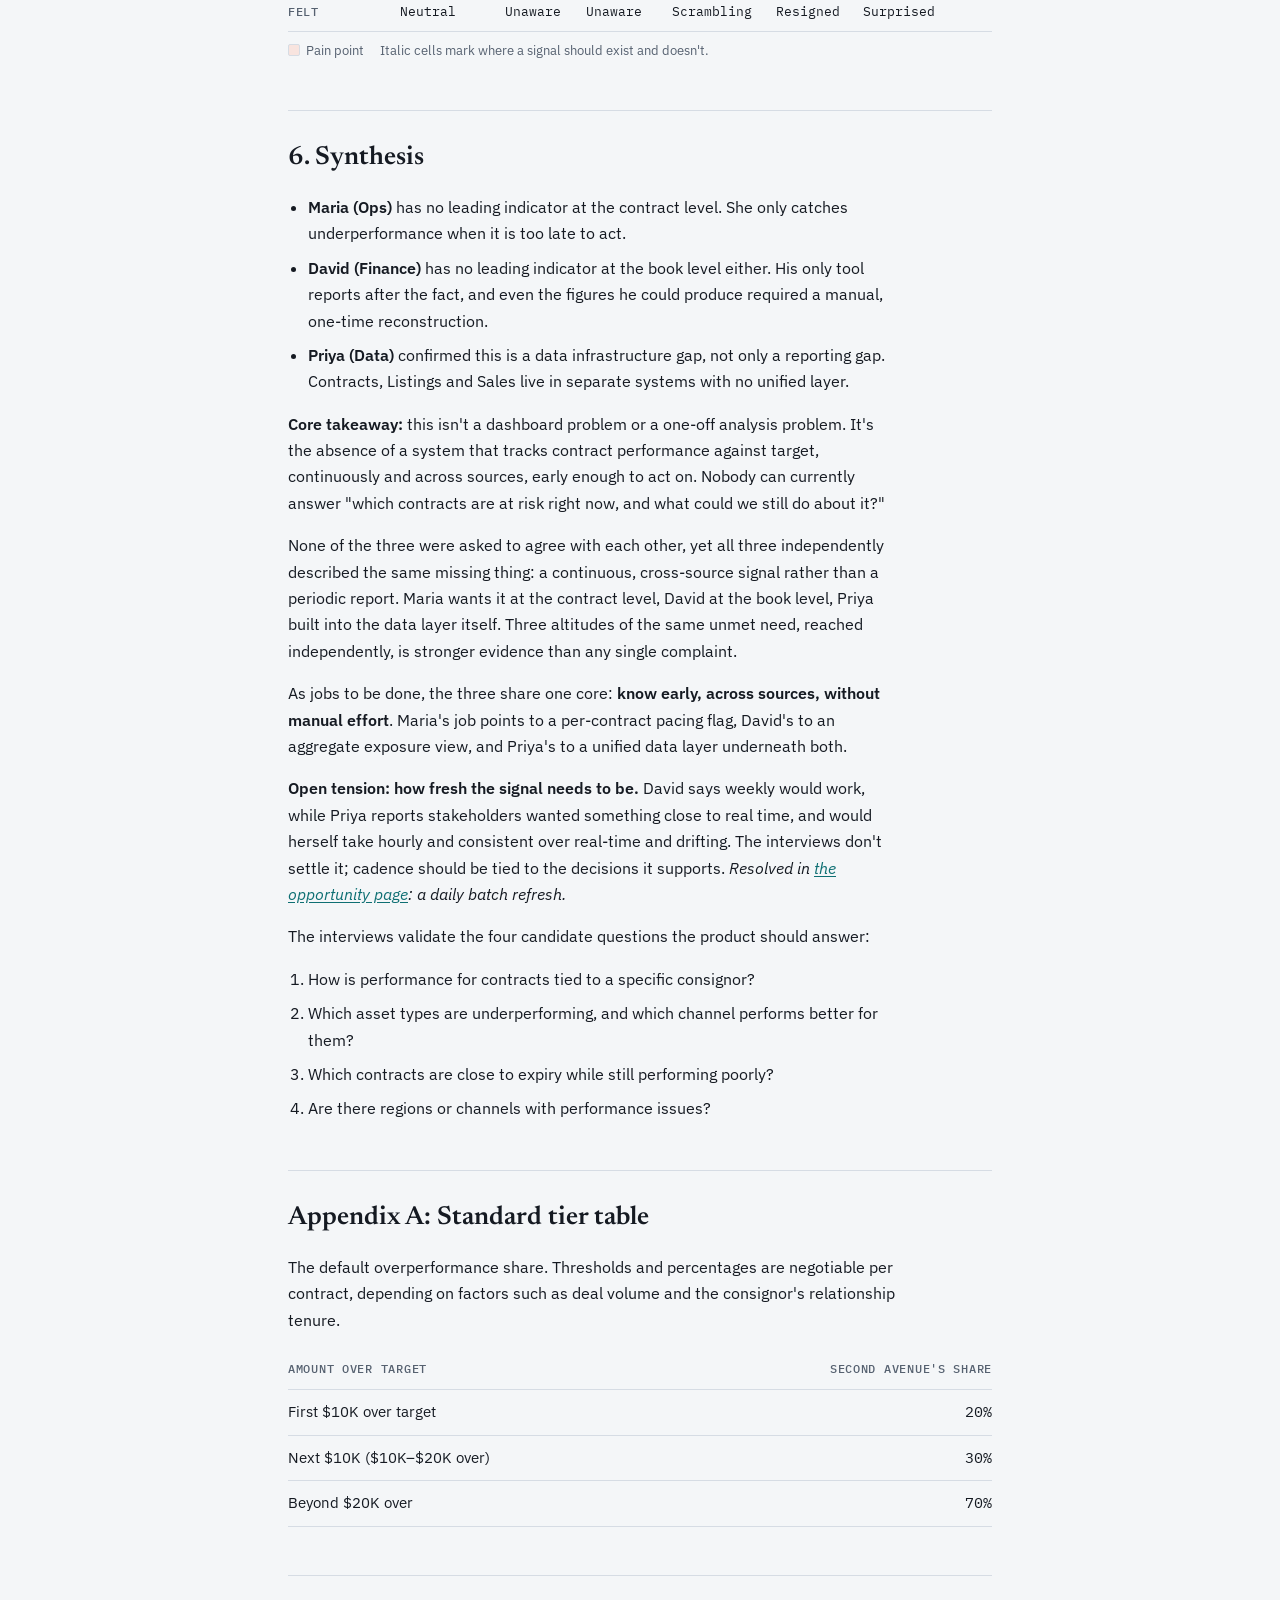
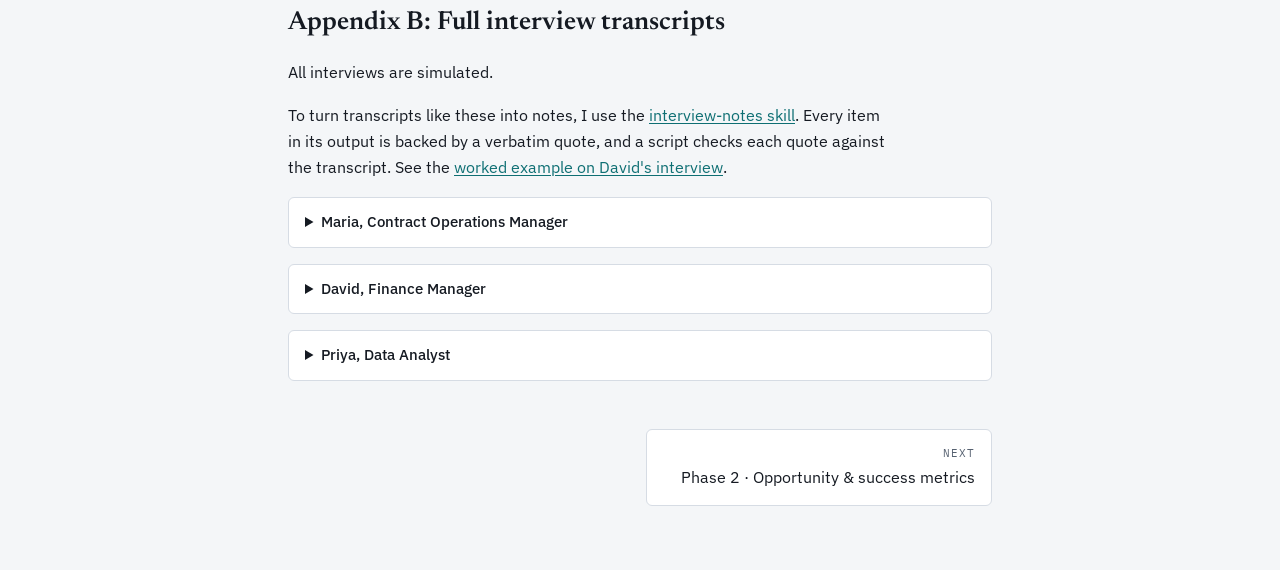
<file: docs/phase-1-discovery.html>
<!doctype html>
<html lang="en">
<head>
<meta charset="utf-8">
<meta name="viewport" content="width=device-width, initial-scale=1">
<title>Phase 1 · Discovery | Second Avenue</title>
<meta name="description" content="Simulated product discovery for a contract-risk data product at Second Avenue, a fictional consignment retailer: personas, interviews, jobs to be done, user journey and synthesis.">
<link rel="preconnect" href="https://fonts.googleapis.com">
<link rel="preconnect" href="https://fonts.gstatic.com" crossorigin>
<link rel="stylesheet" href="https://fonts.googleapis.com/css2?family=IBM+Plex+Mono:wght@400;500&family=IBM+Plex+Sans:wght@400;500;600&family=Newsreader:opsz,wght@6..72,500;6..72,600&display=swap">
<link rel="stylesheet" href="assets/site.css">
<style>
/* Journey map: stages across, lanes down; scrolls sideways on phones rather than shrinking text. */
.journey { min-width: 44rem; }
.journey th[scope="col"] { color: var(--fg); font-family: var(--font-body); font-size: 0.875rem; letter-spacing: 0; text-transform: none; font-weight: 600; }
.journey th[scope="col"] span { display: block; font-family: var(--font-mono); font-size: 0.6875rem; font-weight: 400; color: var(--muted); letter-spacing: 0.06em; text-transform: uppercase; }
.journey th[scope="row"] { width: 7rem; }
.journey td { font-size: 0.875rem; line-height: 1.5; }
.journey td.pain { background: var(--risk-soft); }
.journey td.gap { color: var(--muted); font-style: italic; }
.journey tr.feel td { font-family: var(--font-mono); font-size: 0.8125rem; }
.legend { display: flex; gap: 1rem; flex-wrap: wrap; font-size: 0.8125rem; color: var(--muted); }
.legend span::before { content: ""; display: inline-block; width: 0.75rem; height: 0.75rem; border-radius: 2px; margin-right: 0.375rem; vertical-align: -0.0625rem; background: var(--risk-soft); border: 1px solid var(--rule); }
.qa { display: flex; flex-direction: column; gap: 1rem; }
.qa p.q { font-weight: 600; font-size: 0.9375rem; }
.qa p.a { font-size: 0.9375rem; color: var(--fg); margin-top: 0.25rem; }
.persona dl { display: grid; grid-template-columns: minmax(0, 1fr); gap: 0.25rem; margin: 0; }
.persona dt { font-family: var(--font-mono); font-size: 0.6875rem; letter-spacing: 0.08em; text-transform: uppercase; color: var(--muted); margin-top: 0.5rem; }
.persona dd { margin: 0; font-size: 0.9375rem; }
</style>
</head>
<body>
<main class="page">
  <nav class="sitenav" aria-label="Case study">
    <a class="home" href="index.html">Second Avenue</a>
    <a href="phase-1-discovery.html" aria-current="page">1 · Discovery</a>
    <a href="phase-2-opportunity.html">2 · Opportunity</a>
    <a href="phase-3-prd.html">3 · PRD</a>
    <a href="phase-4-prototype.html">4 · Prototype</a>
    <a href="phase-5-backlog-roadmap.html">5 · Backlog</a>
    <a href="phase-6-package.html">6 · Package</a>
  </nav>

  <header>
    <p class="eyebrow">Phase 1 · Discovery</p>
    <h1>Three people, three vantage points, one missing signal.</h1>
    <p class="note">A simulated discovery exercise for a fictional company, the kind of work a Data Product Manager leads in the first one to two weeks of scoping a new initiative. Second Avenue, its people and every figure here are invented for portfolio purposes and do not represent any real company, individual or business relationship.</p>
  </header>

  <aside class="tldr" aria-labelledby="tldr-h">
    <p class="label" id="tldr-h">Summary</p>
    <dl>
      <dt>Problem</dt>
      <dd>Second Avenue guarantees consignors a target price, but underperforming contracts are only noticed near the 90-day deadline, when it is too late to intervene.</dd>
      <dt>Evidence</dt>
      <dd>Roughly 15% of contracts underperformed over the last 12 months (18% over the last 6), an estimated $3.6M in shortfall payouts. Even those figures took a one-off manual reconstruction.</dd>
      <dt>Who</dt>
      <dd>Ops needs per-contract visibility, Finance needs book-level exposure, and Data spends about 8 hours per report stitching together systems that don't talk to each other.</dd>
      <dt>Next</dt>
      <dd><a href="phase-2-opportunity.html">Phase 2</a> frames the problem around pacing and sizes the dollar opportunity.</dd>
    </dl>
  </aside>

  <section class="section" aria-labelledby="s1">
    <h2 id="s1">1. Company profile</h2>
    <p>Second Avenue is a mid-size consignment retailer that sells pre-owned and specialty goods on behalf of individual consignors: people who bring in items such as furniture, apparel and collectibles to be sold, rather than selling them outright to the company. Consignor and company sign a contract for each item or batch that sets a target price and a lifecycle window, typically 90 days, for the item to sell.</p>
    <p>At any given time Second Avenue manages roughly 500 active contracts with an average value around $50,000 (a contract can cover a single high-value item or a batch), across 4 regions and a consignor base of several thousand individuals.</p>
    <h3>Channels</h3>
    <ul>
      <li><strong>Online</strong>, through the website or the app</li>
      <li><strong>In person</strong>, at scheduled live auction events</li>
    </ul>
    <h3>Revenue model</h3>
    <p>Second Avenue shares risk and upside with consignors. If an item sells below its target price, Second Avenue covers the shortfall. If it sells above target, Second Avenue keeps a negotiated, tiered share of the excess (standard tiers in <a href="#appendix-a">Appendix A</a>). This asymmetry, a guaranteed downside against a shared upside, is why underperforming contracts are real financial exposure, and why each contract's negotiated thresholds matter to the product.</p>
  </section>

  <section class="section" aria-labelledby="s2">
    <h2 id="s2">2. Personas</h2>
    <div class="cards">
      <article class="card persona">
        <span class="tag">Ops · per contract</span>
        <h3>Maria, Contract Operations Manager</h3>
        <dl>
          <dt>Owns</dt><dd>A portfolio of individual consignment contracts, day to day.</dd>
          <dt>Goals</dt><dd>Keep each contract's assets moving, hit target before the window closes, minimize shortfall payouts on her book.</dd>
          <dt>Today</dt><dd>Checks status in ConsignTrack and reviews listings per channel. Often finds a lagging item only when she opens a contract close to its deadline.</dd>
          <dt>Risk means</dt><dd>A specific contract, with a specific consignor, that won't hit target, and that she needs to act on today.</dd>
        </dl>
      </article>
      <article class="card persona">
        <span class="tag">Finance · book level</span>
        <h3>David, Finance Manager</h3>
        <dl>
          <dt>Owns</dt><dd>Financial exposure and payout forecasting across the whole contract book.</dd>
          <dt>Goals</dt><dd>Forecast payouts against tiered-share earnings, flag budget risk early, see which regions, asset types and channels drive losses.</dd>
          <dt>Today</dt><dd>Pulls aggregate numbers at month and quarter end from the Risk Book Summary in Tableau. Little visibility into which contracts drive a bad number until after the fact.</dd>
          <dt>Risk means</dt><dd>The shape of the whole book, for example "20% of active contracts are trending toward shortfall this quarter."</dd>
        </dl>
      </article>
      <article class="card persona">
        <span class="tag">Data · source systems</span>
        <h3>Priya, Data Analyst</h3>
        <dl>
          <dt>Owns</dt><dd>Ad hoc reporting for Ops and Finance; closest to the Contracts, Listings and Sales systems.</dd>
          <dt>Goals</dt><dd>A unified, trustworthy view of contract risk without days of manual effort per report.</dd>
          <dt>Today</dt><dd>Exports CSVs from each source system and stitches them together by hand, because no unified data layer exists.</dd>
          <dt>Risk means</dt><dd>As much a data problem as a business one: no timely, consistent, cross-system view is possible at all.</dd>
        </dl>
      </article>
    </div>
  </section>

  <section class="section" aria-labelledby="s3">
    <h2 id="s3">3. Simulated discovery interviews</h2>
    <p>One highlight per interview. Full transcripts are in <a href="#appendix-b">Appendix B</a>.</p>

    <h3>Maria, Ops</h3>
    <blockquote><p>"If I catch it with two weeks left, maybe I can push it into a live auction event or reprice it. But if I catch it with three days left, there's nothing left to do. We're just going to eat the shortfall."</p></blockquote>
    <p class="takeaway">No pacing flag exists, so she finds out when the options have already run out.</p>

    <h3>David, Finance</h3>
    <blockquote><p>"I'd assume most of them did, if we'd been looking. But nobody's looking at the halfway point. We only look at the end."</p></blockquote>
    <p class="takeaway">Across every quantitative question, the honest answer was some version of "we don't actually know." Even the numbers he could eventually produce took a one-off manual pull.</p>

    <h3>Priya, Data</h3>
    <blockquote><p>"The report wasn't just slow, it was often already out of sync with itself by the time I finished building it."</p></blockquote>
    <p class="takeaway">Manual visibility is unsustainable: 8 hours per report, a monthly cadence and cross-system drift. That points to a data product, not a reporting workaround.</p>
  </section>

  <section class="section" aria-labelledby="s4">
    <h2 id="s4">4. Jobs to be done</h2>
    <p>Each persona's core job, framed as <em>when [situation], I want to [motivation], so I can [outcome]</em>.</p>
    <div class="scroll">
      <table>
        <thead><tr><th>Persona</th><th>Job to be done</th><th>What they hire today</th><th>Where it fails</th></tr></thead>
        <tbody>
          <tr><td>Maria (Ops)</td><td>When a contract I manage starts falling behind its target pace, I want to know early enough to act, so I can reprice, switch channel or extend the window before the shortfall is locked in.</td><td>ConsignTrack, plus opening contracts by hand near the deadline</td><td>No pacing flag. She finds out with days left, not weeks.</td></tr>
          <tr><td>David (Finance)</td><td>When I'm forecasting quarterly payouts, I want to see which parts of the book are trending toward shortfall right now, so I can adjust forecasts and push Ops to intervene before the quarter closes.</td><td>Risk Book Summary in Tableau, reviewed at month and quarter end</td><td>Reports what already happened. The 15%, 18% and ~$3.6M figures took a one-off manual pull.</td></tr>
          <tr><td>Priya (Data)</td><td>When stakeholders ask for contract-risk visibility, I want to deliver a trustworthy, current view without hours of manual stitching, so I can spend my time on analysis instead of reconciliation.</td><td>Manual CSV exports from separate source systems</td><td>About 8 hours per report, a monthly cadence, and data out of sync by the time it's assembled.</td></tr>
        </tbody>
      </table>
    </div>
  </section>

  <section class="section" aria-labelledby="s5">
    <h2 id="s5">5. User journey</h2>
    <p>One Risk contract across its 90-day life, as each persona experiences it today. The useful window to act closes well before anyone looks.</p>
    <figure>
      <div class="scroll">
        <table class="journey">
          <thead>
            <tr>
              <th></th>
              <th scope="col"><span>Day 0</span>Contract signed</th>
              <th scope="col"><span>Days 1–44</span>Early weeks</th>
              <th scope="col"><span>Day 45</span>Halfway</th>
              <th scope="col"><span>Days 76–89</span>Final weeks</th>
              <th scope="col"><span>Day 90</span>Expiry</th>
              <th scope="col"><span>Quarter close</span>Reporting</th>
            </tr>
          </thead>
          <tbody>
            <tr>
              <th scope="row">Contract</th>
              <td>Target price and tiers agreed; assets listed by channel</td>
              <td>Sales come in slower than target pace</td>
              <td>Roughly half the expected value has not sold</td>
              <td>Gap to target keeps widening</td>
              <td class="pain">Closes below target; Second Avenue pays the shortfall</td>
              <td>One of ~300 underperformers this year</td>
            </tr>
            <tr>
              <th scope="row">Maria · Ops</th>
              <td>Sets the contract up in ConsignTrack</td>
              <td class="gap">No signal; dozens of other contracts compete for attention</td>
              <td class="gap">Still no signal; options are all still open</td>
              <td class="pain">Opens it by hand near the deadline; too late to reprice or move to auction</td>
              <td class="pain">"We're just going to eat the shortfall"</td>
              <td class="gap">No record of what could have been done</td>
            </tr>
            <tr>
              <th scope="row">David · Finance</th>
              <td>Contract enters the book</td>
              <td class="gap">Not visible in any forward-looking view</td>
              <td class="gap">"Nobody's looking at the halfway point"</td>
              <td class="gap">Not visible</td>
              <td>Payout recorded</td>
              <td class="pain">Surprised by total shortfall in the Risk Book Summary</td>
            </tr>
            <tr>
              <th scope="row">Priya · Data</th>
              <td>Contract lives in ConsignTrack only</td>
              <td>Listings and sales land in separate systems</td>
              <td class="gap">No joined view exists</td>
              <td>Monthly report in progress, ~8 hours of CSV stitching</td>
              <td class="pain">Report already out of sync with itself</td>
              <td>Asked to rebuild the numbers by hand</td>
            </tr>
            <tr class="feel">
              <th scope="row">Felt</th>
              <td>Neutral</td>
              <td>Unaware</td>
              <td>Unaware</td>
              <td>Scrambling</td>
              <td>Resigned</td>
              <td>Surprised</td>
            </tr>
          </tbody>
        </table>
      </div>
      <p class="legend"><span>Pain point</span> Italic cells mark where a signal should exist and doesn't.</p>
    </figure>
  </section>

  <section class="section" aria-labelledby="s6">
    <h2 id="s6">6. Synthesis</h2>
    <ul>
      <li><strong>Maria (Ops)</strong> has no leading indicator at the contract level. She only catches underperformance when it is too late to act.</li>
      <li><strong>David (Finance)</strong> has no leading indicator at the book level either. His only tool reports after the fact, and even the figures he could produce required a manual, one-time reconstruction.</li>
      <li><strong>Priya (Data)</strong> confirmed this is a data infrastructure gap, not only a reporting gap. Contracts, Listings and Sales live in separate systems with no unified layer.</li>
    </ul>
    <p><strong>Core takeaway:</strong> this isn't a dashboard problem or a one-off analysis problem. It's the absence of a system that tracks contract performance against target, continuously and across sources, early enough to act on. Nobody can currently answer "which contracts are at risk right now, and what could we still do about it?"</p>
    <p>None of the three were asked to agree with each other, yet all three independently described the same missing thing: a continuous, cross-source signal rather than a periodic report. Maria wants it at the contract level, David at the book level, Priya built into the data layer itself. Three altitudes of the same unmet need, reached independently, is stronger evidence than any single complaint.</p>
    <p>As jobs to be done, the three share one core: <strong>know early, across sources, without manual effort</strong>. Maria's job points to a per-contract pacing flag, David's to an aggregate exposure view, and Priya's to a unified data layer underneath both.</p>
    <p><strong>Open tension: how fresh the signal needs to be.</strong> David says weekly would work, while Priya reports stakeholders wanted something close to real time, and would herself take hourly and consistent over real-time and drifting. The interviews don't settle it; cadence should be tied to the decisions it supports. <em>Resolved in <a href="phase-2-opportunity.html#cadence">the opportunity page</a>: a daily batch refresh.</em></p>
    <p>The interviews validate the four candidate questions the product should answer:</p>
    <ol>
      <li>How is performance for contracts tied to a specific consignor?</li>
      <li>Which asset types are underperforming, and which channel performs better for them?</li>
      <li>Which contracts are close to expiry while still performing poorly?</li>
      <li>Are there regions or channels with performance issues?</li>
    </ol>
  </section>

  <section class="section" aria-labelledby="appendix-a">
    <h2 id="appendix-a">Appendix A: Standard tier table</h2>
    <p>The default overperformance share. Thresholds and percentages are negotiable per contract, depending on factors such as deal volume and the consignor's relationship tenure.</p>
    <div class="scroll">
      <table>
        <thead><tr><th>Amount over target</th><th class="num">Second Avenue's share</th></tr></thead>
        <tbody>
          <tr><td>First $10K over target</td><td class="num">20%</td></tr>
          <tr><td>Next $10K ($10K–$20K over)</td><td class="num">30%</td></tr>
          <tr><td>Beyond $20K over</td><td class="num">70%</td></tr>
        </tbody>
      </table>
    </div>
  </section>

  <section class="section" aria-labelledby="appendix-b">
    <h2 id="appendix-b">Appendix B: Full interview transcripts</h2>
    <p>All interviews are simulated.</p>
    <p>To turn transcripts like these into notes, I use the <a href="https://github.com/caioluthi/portfolio/tree/main/skills/interview-notes">interview-notes skill</a>. Every item in its output is backed by a verbatim quote, and a script checks each quote against the transcript. See the <a href="https://github.com/caioluthi/portfolio/blob/main/skills/interview-notes/examples/second-avenue/notes/finance-manager.notes.md">worked example on David's interview</a>.</p>

    <details>
      <summary>Maria, Contract Operations Manager</summary>
      <div class="inner qa">
        <div><p class="q">Walk me through how you currently find out a contract is underperforming.</p><p class="a">"Honestly, I only really dig into a contract when it's close to the 90-day deadline. I'm managing dozens of contracts at once in ConsignTrack, and there's no flag that tells me 'this one's falling behind pace.' I'd have to open each one and compare the current price trajectory to the target myself."</p></div>
        <div><p class="q">When you do catch one underperforming, what are your options at that point?</p><p class="a">"Pretty limited, honestly. If I catch it with two weeks left, maybe I can push it into a live auction event or reprice it. But if I catch it with three days left, there's nothing left to do. We're just going to eat the shortfall."</p></div>
        <div><p class="q">Is there anything that currently helps you catch these early?</p><p class="a">"Not really. It's mostly instinct and whichever contracts happen to be top of mind. I don't have a way to see, across my whole portfolio, which ones are quietly falling behind right now."</p></div>
        <div><p class="q">What would an ideal solution look like for you?</p><p class="a">"I'd want something that tells me at the start of my day which contracts are behind pace, ranked, so I know where to look first. I don't need it to fix anything. I just need to know where to spend my time."</p></div>
        <div><p class="q">What's essential versus nice to have?</p><p class="a">"Essential is a flag when a contract falls behind pace, early enough that I can still reprice or move it to an auction. A suggestion for what to do about it would be nice to have, but honestly I know my options. I just can't see the problem in time."</p></div>
      </div>
    </details>

    <details>
      <summary>David, Finance Manager</summary>
      <div class="inner qa">
        <div><p class="q">How do you currently track financial exposure from underperforming contracts?</p><p class="a">"I pull the Risk Book Summary in Tableau, but that's really a month-end or quarter-end view. It tells me how much we paid out last period, not which contracts are heading toward a payout right now."</p></div>
        <div><p class="q">Has that lag ever caused a problem?</p><p class="a">"Yeah. More than once we've closed a quarter and been surprised by how much we paid out in shortfalls. By the time I see the number, the contracts are already closed. There's no way for me to flag it to Ops while there's still time to do something."</p></div>
        <div><p class="q">What percentage of contracts underperformed in the last 3, 6, 9 and 12 months?</p><p class="a">"Honestly? I don't have an exact number day to day. I could dig through the Risk Book Summary and tally it by hand, but nothing gives me that trend automatically. It's somewhere in my head as 'feels like it's gotten worse,' not a number I could put in a slide. We did eventually pull it manually for this review: roughly 15% of contracts underperformed over the trailing 12 months, and 18% over the trailing 6. So the direction matches my gut, but it took real effort to confirm."</p></div>
        <div><p class="q">How much money did we lose specifically on underperforming contracts?</p><p class="a">"We know the total payout number each quarter, but breaking out how much came from contracts that could have been caught earlier versus ones that were always going to miss? That's not something I can pull today. The same manual pull estimated around $3.6M in aggregate shortfall payouts over the past year, but again, that was a one-time reconstruction, not something I can monitor as it happens."</p></div>
        <div><p class="q">Which channel, app, website or live auction, has the worst pacing-to-target rate?</p><p class="a">"My gut says live auction events underperform more, but that's an impression from a few conversations with the Ops team, not something I've actually measured."</p></div>
        <div><p class="q">Of the contracts that ended up underperforming, how many showed warning signs by the halfway point?</p><p class="a">"I'd assume most of them did, if we'd been looking. But nobody's looking at the halfway point. We only look at the end."</p></div>
        <div><p class="q">And how many of those had actions available that could have helped if you'd caught them earlier?</p><p class="a">"Probably a lot of them. But that's a guess, not something backed by data."</p></div>
        <div><p class="q">Has anyone tried to close that gap?</p><p class="a">"Last quarter I asked Marcus on the Ops side whether he could flag at-risk contracts early, and he told me he'd have to open each one by hand."</p></div>
        <div><p class="q">What would an ideal solution look like for you?</p><p class="a">"I'd want to see, while the quarter is still running, which regions and asset types are trending toward shortfall payouts. And I'd want a number I trust. I don't want to walk into a meeting defending a figure nobody can reproduce."</p></div>
        <div><p class="q">What's essential versus nice to have?</p><p class="a">"Essential is a forward-looking view of expected payouts that refreshes at least weekly. Daily would be nicer, but weekly I could work with. Per-contract detail is nice to have for me, that's more of an Ops need, though I'd want to be able to drill in when something looks off."</p></div>
        <p class="takeaway">Across every quantitative question, the honest answer was some version of "we don't actually know." The knowledge lives in people's heads, not in any system.</p>
      </div>
    </details>

    <details>
      <summary>Priya, Data Analyst</summary>
      <div class="inner qa">
        <div><p class="q">I heard you tried to build a report to give visibility into contract risk. What happened?</p><p class="a">"I did. Contracts, Listings and Sales data all live in different source systems and databases, so there was no single place to pull a unified view from. I ended up exporting CSVs from each system and stitching them together myself."</p></div>
        <div><p class="q">How long did that take?</p><p class="a">"About 8 hours per report, start to finish: pulling each export, cleaning it, joining everything, checking it made sense."</p></div>
        <div><p class="q">How often were you able to produce it?</p><p class="a">"Monthly, realistically. That's all I could manage given my other priorities. But the stakeholders wanted something close to real time so they could actually act on it. By the time I delivered a monthly report, it was already too stale to drive a decision."</p></div>
        <div><p class="q">Beyond the time cost, did you run into any other issues?</p><p class="a">"Yes, data sync. By the time I'd finished pulling from System B, System A had already moved on: contracts had been updated, new sales had come in. So the report wasn't just slow, it was often already out of sync with itself by the time I finished building it."</p></div>
        <div><p class="q">What would the ideal setup look like?</p><p class="a">"One place where contracts, listings and sales are already joined and refreshed automatically, so I'm not the integration layer. If that existed, the report would be a query, not an eight-hour project."</p></div>
        <div><p class="q">What's essential versus nice to have?</p><p class="a">"Essential is that the numbers reconcile across systems: same contract, same status, same moment. Refresh speed matters, but consistency matters more. I'd take hourly and consistent over real-time and drifting. A self-serve view for Ops and Finance would be nice to have, because then they'd stop asking me."</p></div>
      </div>
    </details>
  </section>

  <nav class="pager" aria-label="Phases">
    <a class="next" href="phase-2-opportunity.html"><span class="dir">Next</span>Phase 2 · Opportunity &amp; success metrics</a>
  </nav>
</main>
</body>
</html>
</file>
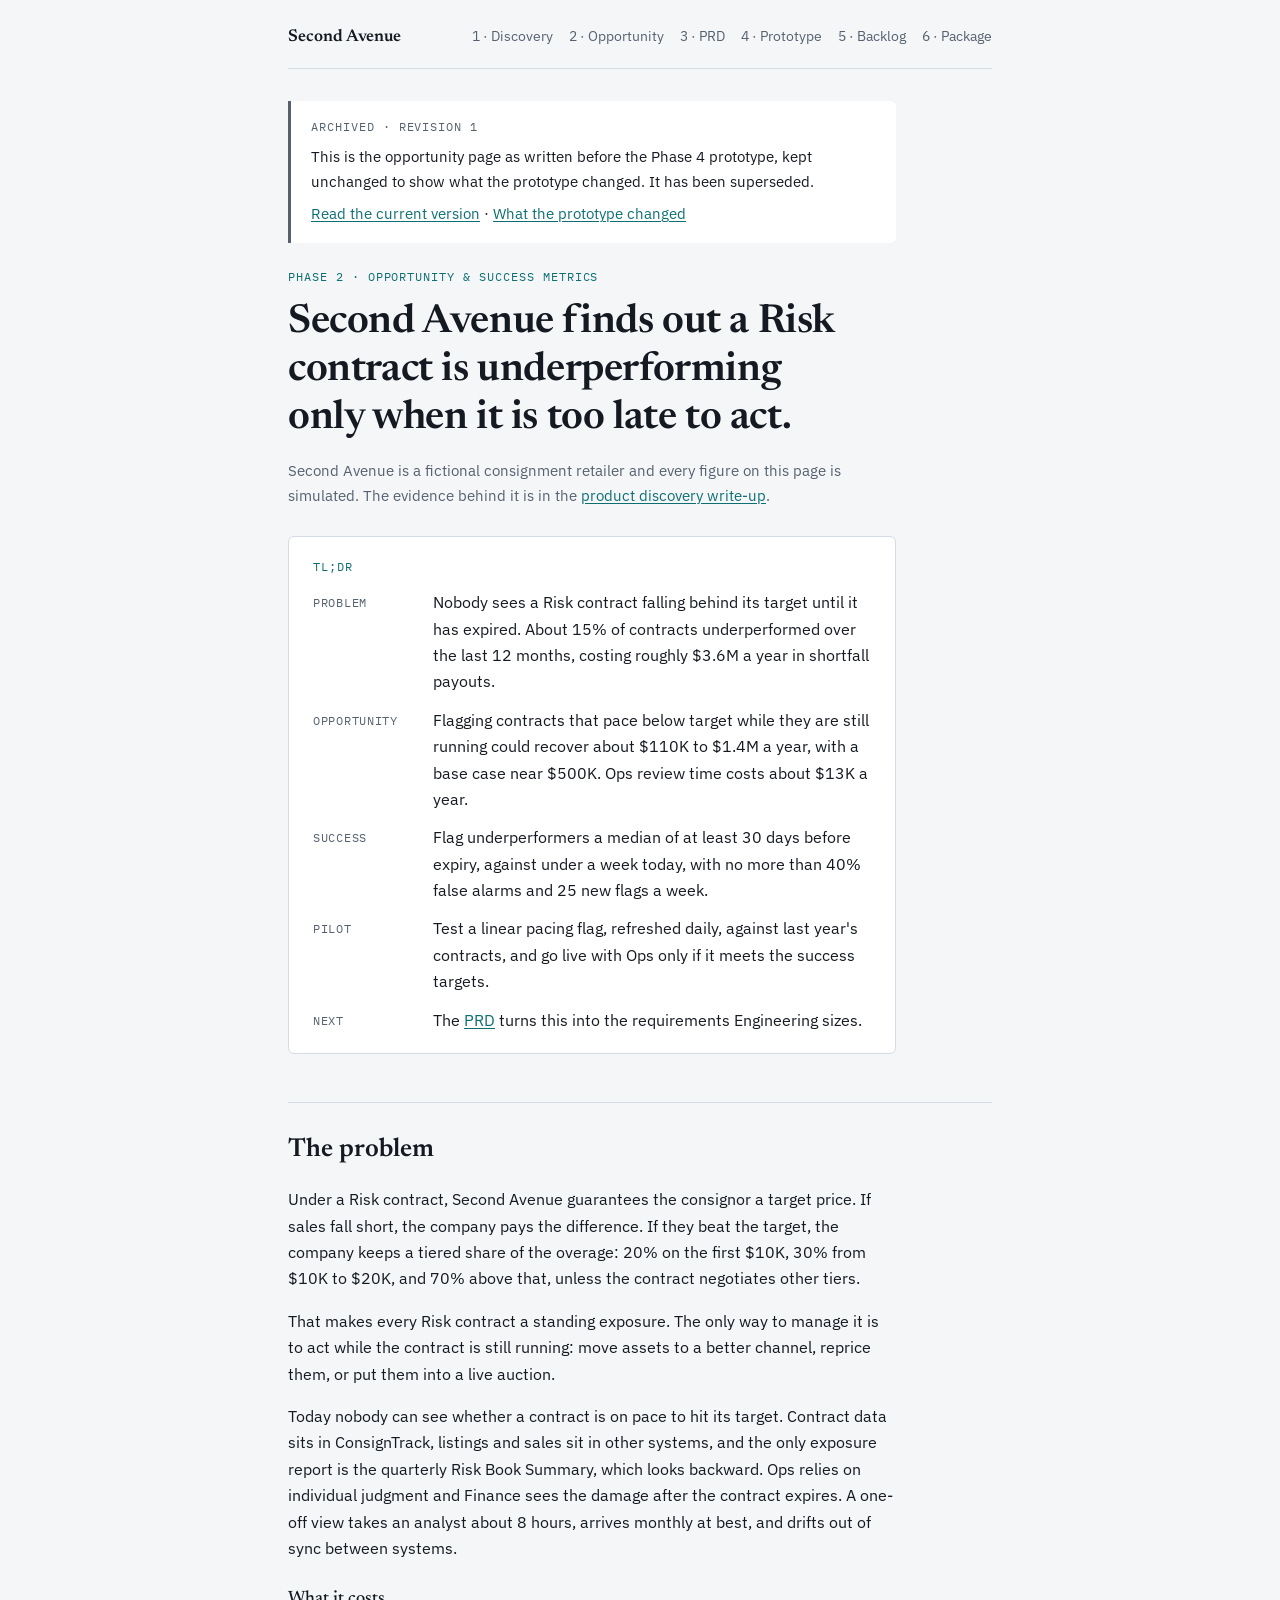
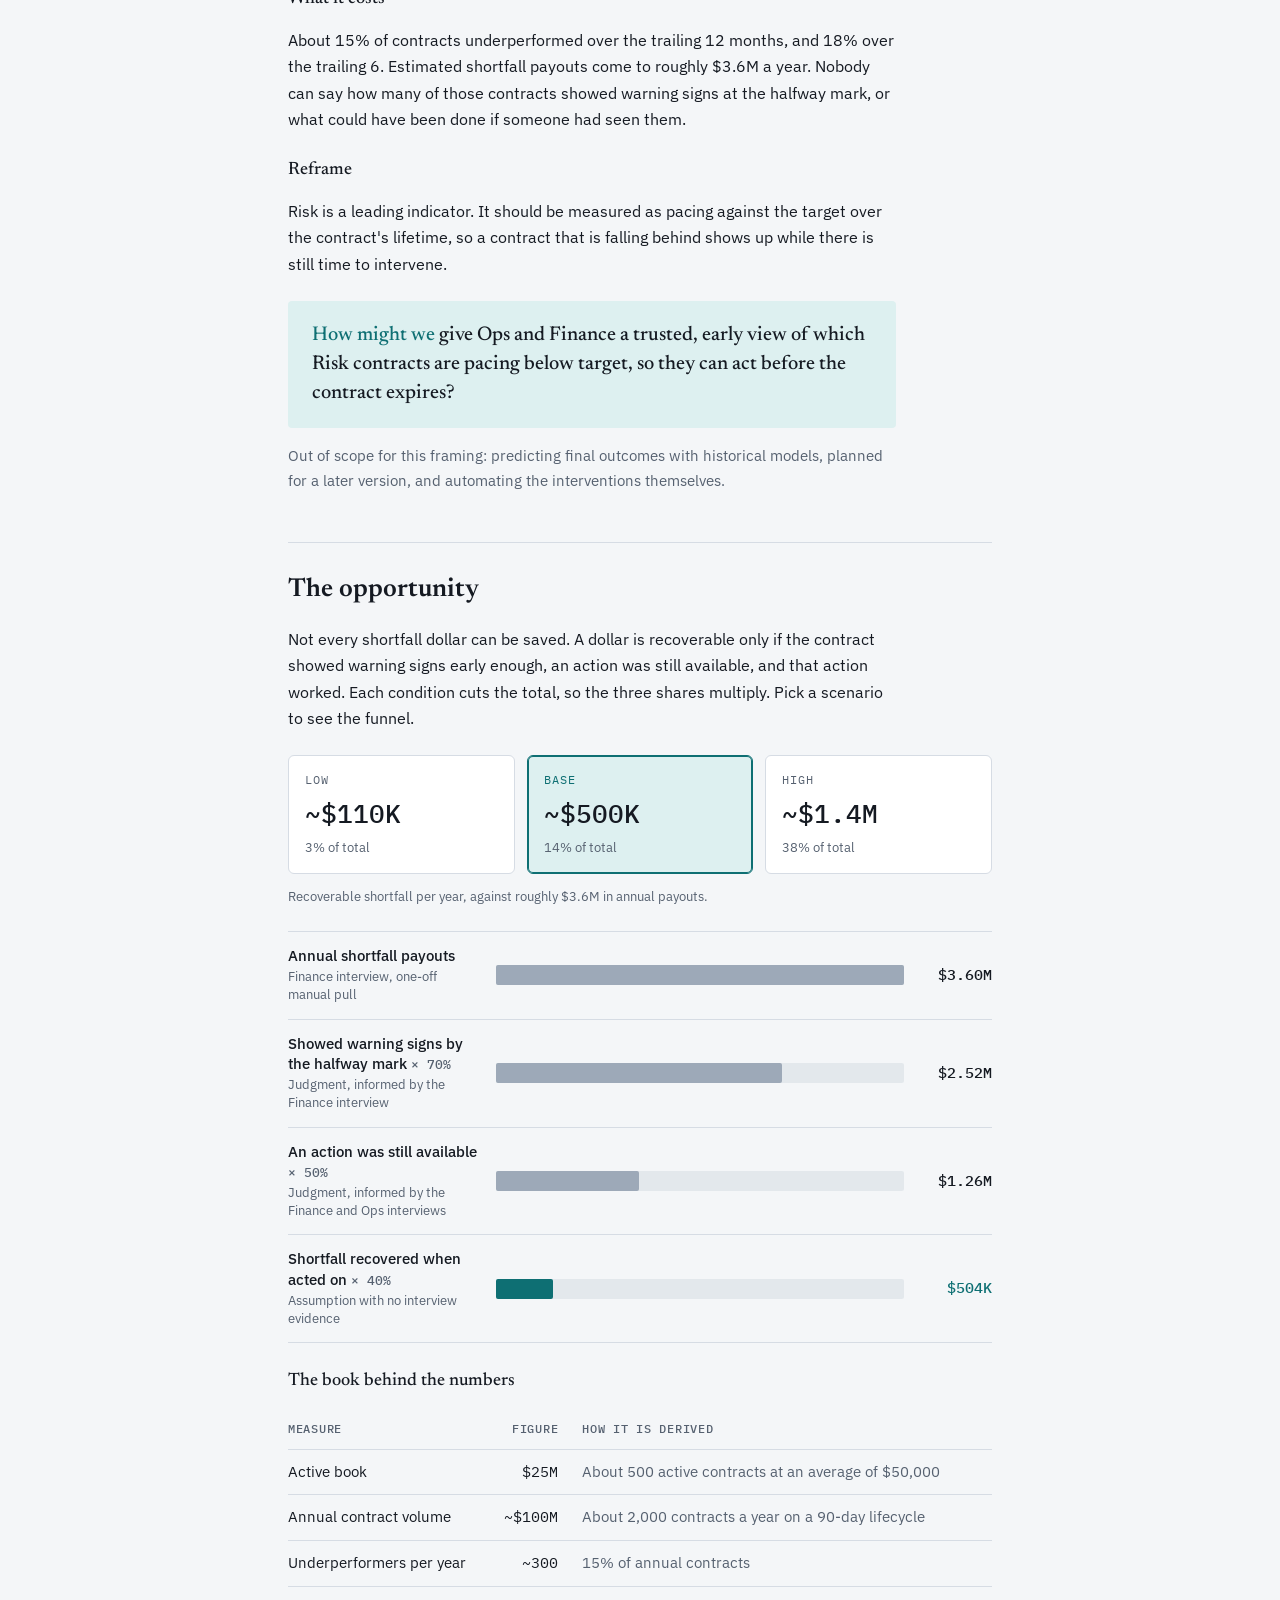
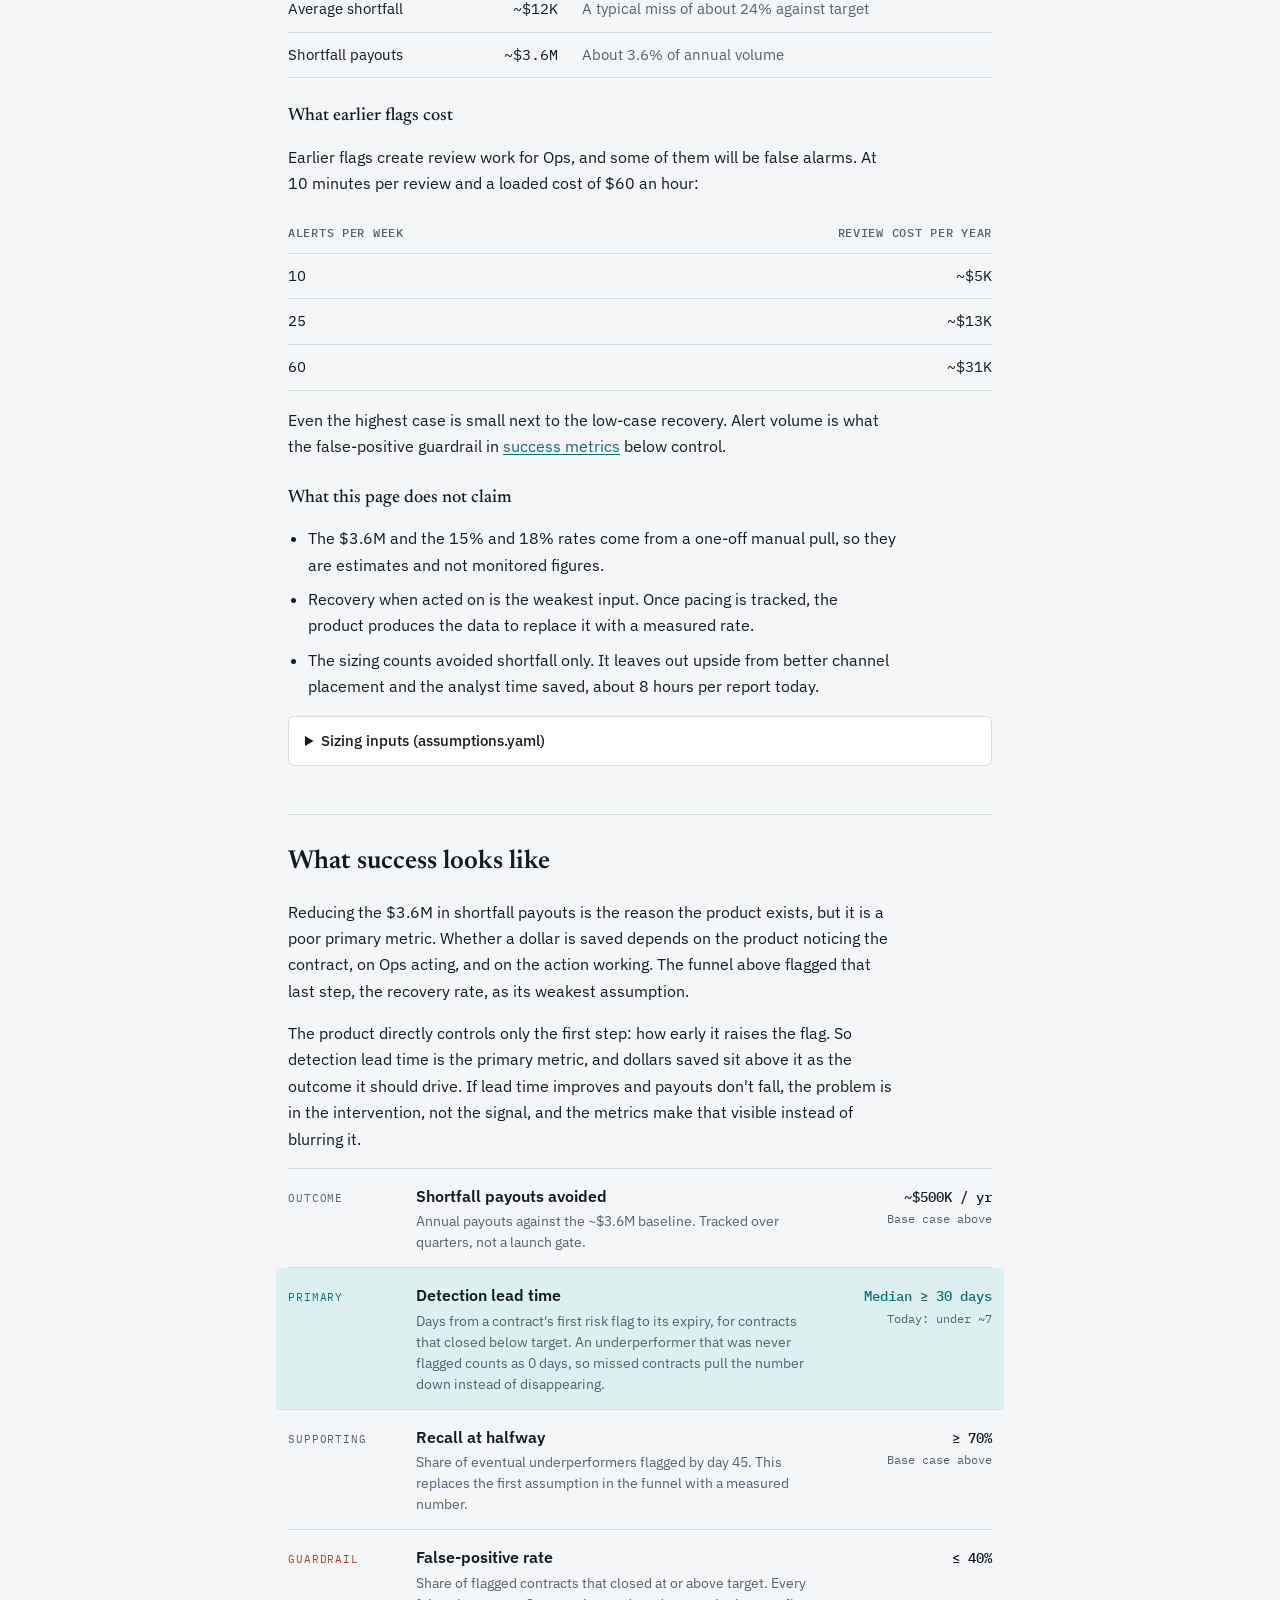
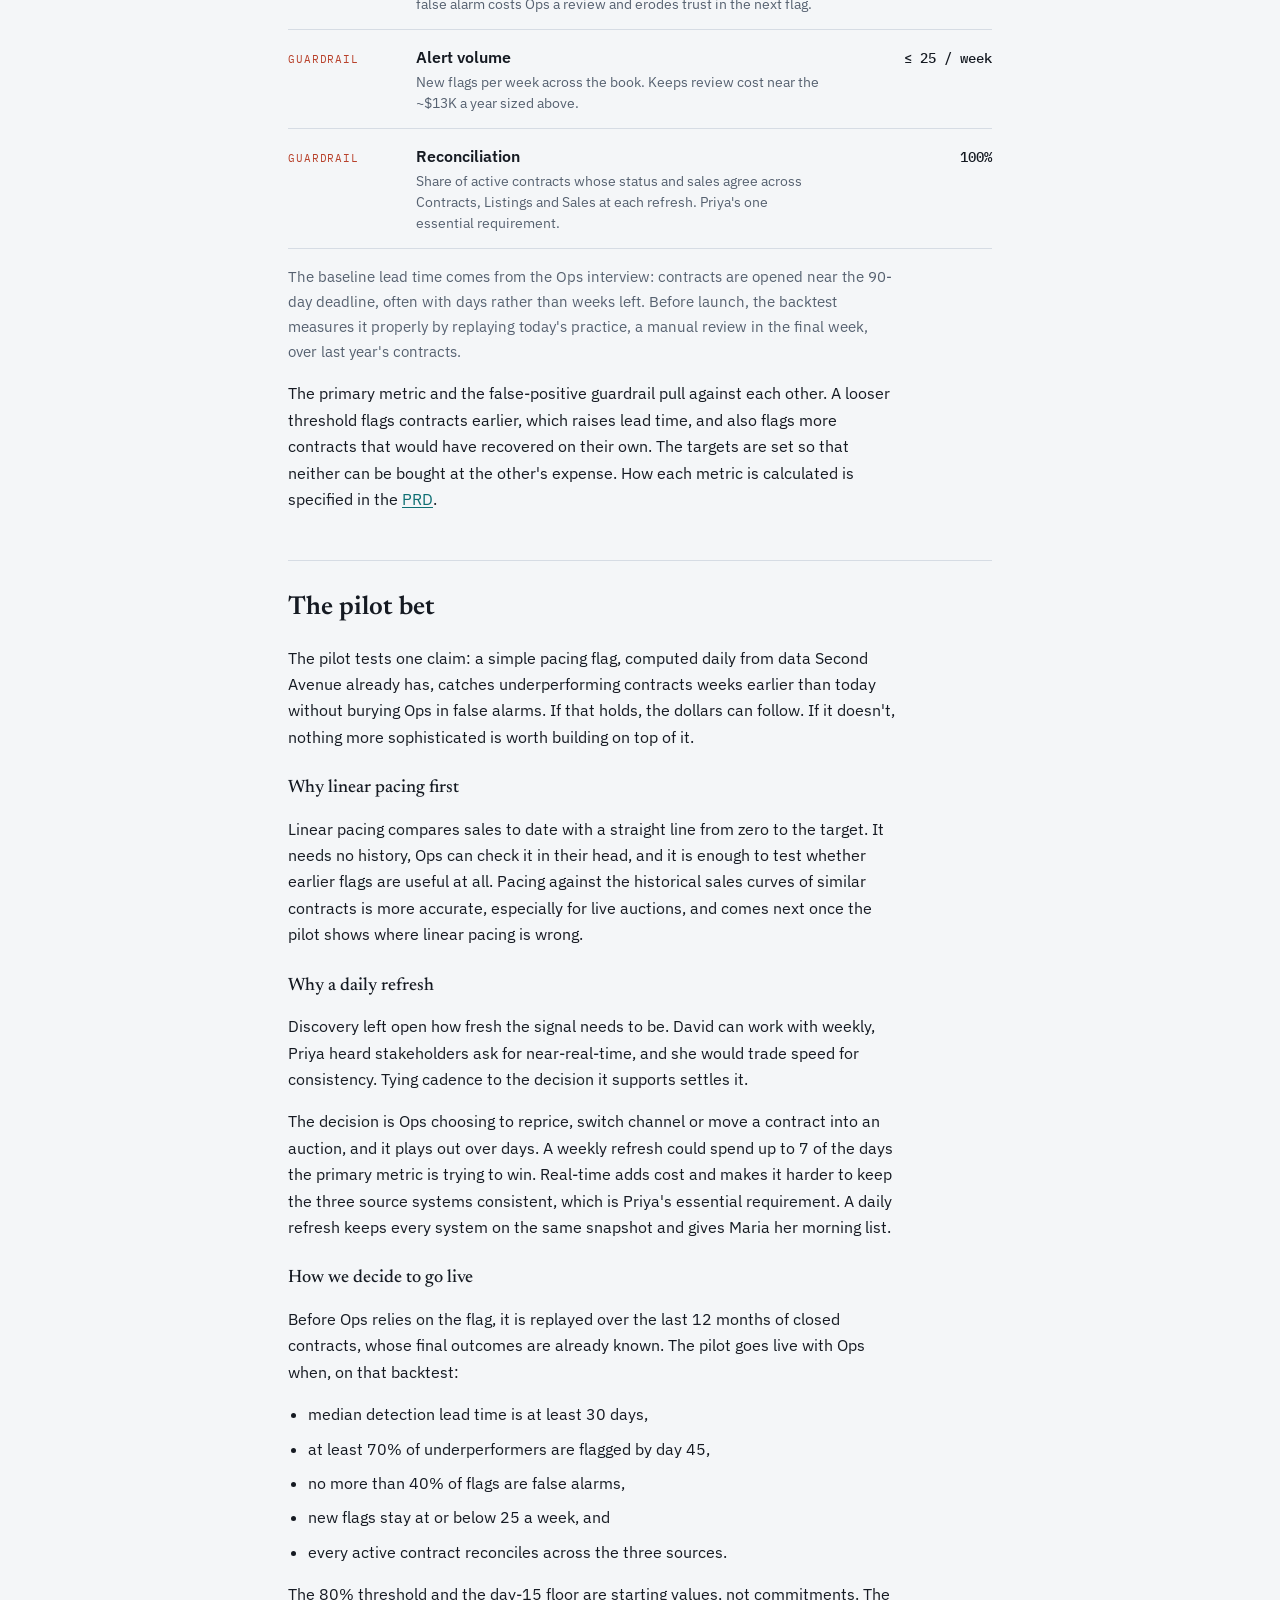
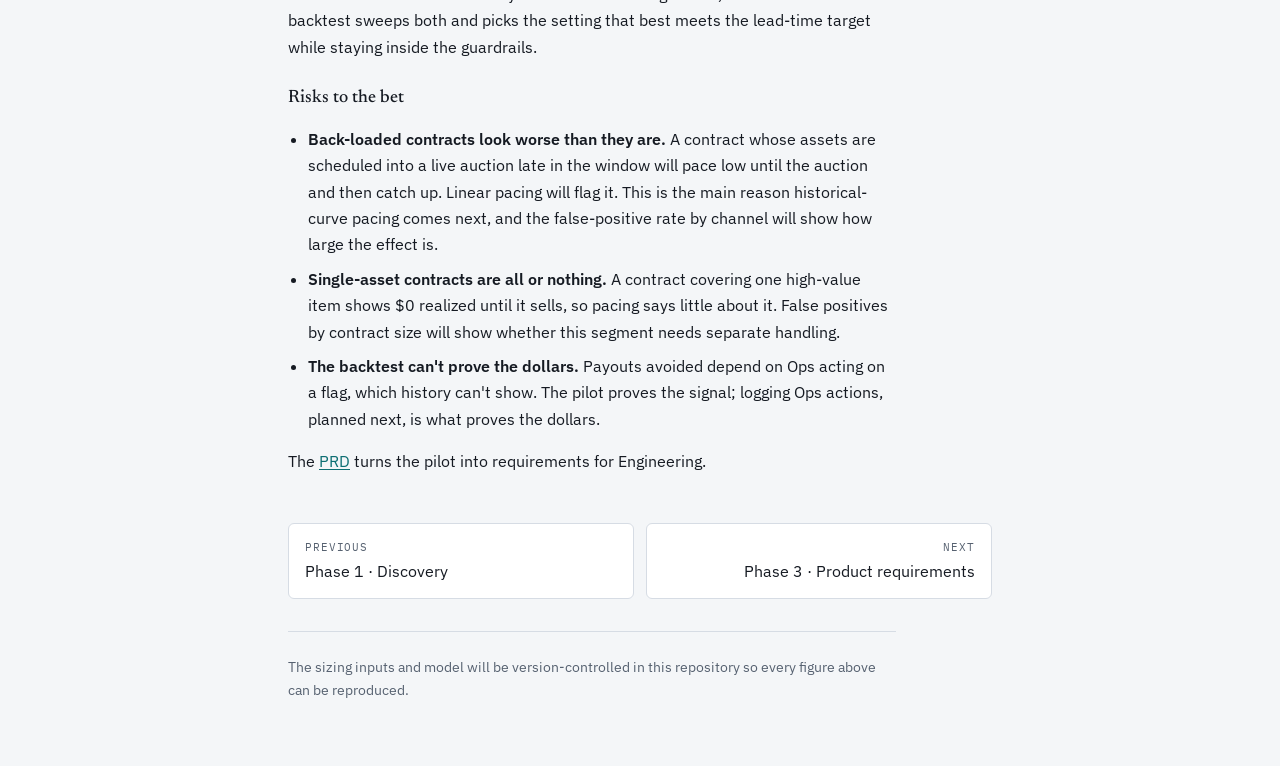
<file: docs/phase-2-opportunity-v1.html>
<!doctype html>
<html lang="en">
<head>
<meta charset="utf-8">
<meta name="viewport" content="width=device-width, initial-scale=1">
<meta name="robots" content="noindex">
<link rel="canonical" href="phase-2-opportunity.html">
<title>Phase 2 · Opportunity &amp; success metrics (revision 1, archived) | Second Avenue</title>
<meta name="description" content="Problem statement framed around contract pacing, opportunity sizing for late-detected underperforming Risk contracts, and the success metrics that judge the product.">
<link rel="preconnect" href="https://fonts.googleapis.com">
<link rel="preconnect" href="https://fonts.gstatic.com" crossorigin>
<link rel="stylesheet" href="https://fonts.googleapis.com/css2?family=IBM+Plex+Mono:wght@400;500&family=IBM+Plex+Sans:wght@400;500;600&family=Newsreader:opsz,wght@6..72,500;6..72,600&display=swap">
<link rel="stylesheet" href="assets/site.css">
<style>
/* Scenario picker */
.scenarios { display: grid; grid-template-columns: repeat(3, minmax(0, 1fr)); gap: 0.75rem; margin-top: 0.5rem; }
.scenario {
  font: inherit;
  color: var(--fg);
  text-align: left;
  background: var(--surface);
  border: 1px solid var(--rule);
  border-radius: 6px;
  padding: 0.875rem 1rem;
  cursor: pointer;
  display: flex;
  flex-direction: column;
  gap: 0.125rem;
  min-width: 0;
}
.scenario:hover { border-color: var(--accent); }
.scenario[aria-pressed="true"] { border-color: var(--accent); background: var(--accent-soft); box-shadow: inset 0 0 0 1px var(--accent); }
.scenario .name { font-family: var(--font-mono); font-size: 0.75rem; letter-spacing: 0.08em; text-transform: uppercase; color: var(--muted); }
.scenario[aria-pressed="true"] .name { color: var(--accent); }
.scenario .amount { font-family: var(--font-mono); font-size: clamp(1.125rem, 4.4vw, 1.625rem); font-weight: 500; font-variant-numeric: tabular-nums; }
.scenario .share { font-size: 0.8125rem; color: var(--muted); }
/* Metric tree: one row per metric, role in the left rail so the hierarchy reads top to bottom. */
.tree { display: flex; flex-direction: column; border-top: 1px solid var(--rule); }
.metric { display: grid; grid-template-columns: 7rem minmax(0, 1fr) 9.5rem; gap: 0.25rem 1rem; padding: 0.875rem 0; border-bottom: 1px solid var(--rule); align-items: baseline; }
.metric .role { font-family: var(--font-mono); font-size: 0.6875rem; letter-spacing: 0.08em; text-transform: uppercase; color: var(--muted); }
.metric.primary .role, .metric.primary .target { color: var(--accent); }
.metric.guard .role { color: var(--risk); }
.metric .name { font-weight: 600; }
.metric .def { display: block; font-size: 0.875rem; color: var(--muted); line-height: 1.5; margin-top: 0.125rem; }
.metric .target { font-family: var(--font-mono); font-size: 0.875rem; font-weight: 500; text-align: right; font-variant-numeric: tabular-nums; }
.metric .target small { display: block; font-weight: 400; color: var(--muted); font-size: 0.75rem; }
.metric.primary { background: var(--accent-soft); margin: 0 -0.75rem; padding-left: 0.75rem; padding-right: 0.75rem; border-radius: 4px; }
@media (max-width: 34rem) {
  .metric { grid-template-columns: minmax(0, 1fr) auto; }
  .metric .role { grid-column: 1 / -1; }
}
.caption { font-size: 0.8125rem; color: var(--muted); margin-top: -0.25rem; }

/* Funnel */
.funnel { display: flex; flex-direction: column; margin-top: 0.5rem; border-top: 1px solid var(--rule); }
.step { display: grid; grid-template-columns: minmax(0, 12rem) minmax(0, 1fr) 4.5rem; gap: 0.25rem 1rem; align-items: center; padding: 0.875rem 0; border-bottom: 1px solid var(--rule); }
.step .what { min-width: 0; }
.step .what strong { display: block; font-weight: 500; font-size: 0.9375rem; line-height: 1.35; }
.step .what span { display: block; font-size: 0.8125rem; color: var(--muted); line-height: 1.4; margin-top: 0.125rem; }
.step .mult { font-family: var(--font-mono); font-size: 0.8125rem; color: var(--accent); font-variant-numeric: tabular-nums; }
.track { height: 1.25rem; background: color-mix(in srgb, var(--rule) 55%, transparent); border-radius: 2px; min-width: 0; }
.bar { height: 100%; background: var(--bar-total); border-radius: 2px; width: 100%; }
.step.result .bar { background: var(--accent); }
.step .val { font-family: var(--font-mono); font-size: 0.9375rem; font-weight: 500; text-align: right; font-variant-numeric: tabular-nums; }
.step.result .val { color: var(--accent); }
@media (prefers-reduced-motion: no-preference) { .bar { transition: width 0.35s ease; } }
@media (max-width: 34rem) {
  .step { grid-template-columns: minmax(0, 1fr) auto; }
  .step .what { grid-column: 1 / -1; }
  .step .track { grid-column: 1; }
  .step .val { grid-column: 2; }
}

</style>
</head>
<body>
<main class="page">
  <nav class="sitenav" aria-label="Case study">
    <a class="home" href="index.html">Second Avenue</a>
    <a href="phase-1-discovery.html">1 · Discovery</a>
    <a href="phase-2-opportunity.html">2 · Opportunity</a>
    <a href="phase-3-prd.html">3 · PRD</a>
    <a href="phase-4-prototype.html">4 · Prototype</a>
    <a href="phase-5-backlog-roadmap.html">5 · Backlog</a>
    <a href="phase-6-package.html">6 · Package</a>
  </nav>

  <aside class="revision archived" aria-labelledby="arch-h">
    <p class="label" id="arch-h">Archived · revision 1</p>
    <p>This is the opportunity page as written before the Phase 4 prototype, kept unchanged to show what the prototype changed. It has been superseded.</p>
    <p><a href="phase-2-opportunity.html">Read the current version</a> · <a href="phase-4-prototype.html#changed">What the prototype changed</a></p>
  </aside>

  <header>
    <p class="eyebrow">Phase 2 · Opportunity &amp; success metrics</p>
    <h1>Second Avenue finds out a Risk contract is underperforming only when it is too late to act.</h1>
    <p class="note">Second Avenue is a fictional consignment retailer and every figure on this page is simulated. The evidence behind it is in the <a href="phase-1-discovery.html">product discovery write-up</a>.</p>
  </header>

  <aside class="tldr" aria-labelledby="tldr-h">
    <p class="label" id="tldr-h">TL;DR</p>
    <dl>
      <dt>Problem</dt>
      <dd>Nobody sees a Risk contract falling behind its target until it has expired. About 15% of contracts underperformed over the last 12 months, costing roughly $3.6M a year in shortfall payouts.</dd>
      <dt>Opportunity</dt>
      <dd>Flagging contracts that pace below target while they are still running could recover about $110K to $1.4M a year, with a base case near $500K. Ops review time costs about $13K a year.</dd>
      <dt>Success</dt>
      <dd>Flag underperformers a median of at least 30 days before expiry, against under a week today, with no more than 40% false alarms and 25 new flags a week.</dd>
      <dt>Pilot</dt>
      <dd>Test a linear pacing flag, refreshed daily, against last year's contracts, and go live with Ops only if it meets the success targets.</dd>
      <dt>Next</dt>
      <dd>The <a href="phase-3-prd-v1.html">PRD</a> turns this into the requirements Engineering sizes.</dd>
    </dl>
  </aside>

  <section class="section" aria-labelledby="problem">
    <h2 id="problem">The problem</h2>
    <p>Under a Risk contract, Second Avenue guarantees the consignor a target price. If sales fall short, the company pays the difference. If they beat the target, the company keeps a tiered share of the overage: 20% on the first $10K, 30% from $10K to $20K, and 70% above that, unless the contract negotiates other tiers.</p>
    <p>That makes every Risk contract a standing exposure. The only way to manage it is to act while the contract is still running: move assets to a better channel, reprice them, or put them into a live auction.</p>
    <p>Today nobody can see whether a contract is on pace to hit its target. Contract data sits in ConsignTrack, listings and sales sit in other systems, and the only exposure report is the quarterly Risk Book Summary, which looks backward. Ops relies on individual judgment and Finance sees the damage after the contract expires. A one-off view takes an analyst about 8 hours, arrives monthly at best, and drifts out of sync between systems.</p>

    <h3>What it costs</h3>
    <p>About 15% of contracts underperformed over the trailing 12 months, and 18% over the trailing 6. Estimated shortfall payouts come to roughly $3.6M a year. Nobody can say how many of those contracts showed warning signs at the halfway mark, or what could have been done if someone had seen them.</p>

    <h3>Reframe</h3>
    <p>Risk is a leading indicator. It should be measured as pacing against the target over the contract's lifetime, so a contract that is falling behind shows up while there is still time to intervene.</p>

    <div class="hmw">
      <p><span class="lead">How might we</span> give Ops and Finance a trusted, early view of which Risk contracts are pacing below target, so they can act before the contract expires?</p>
    </div>

    <p class="note" style="margin-top:0">Out of scope for this framing: predicting final outcomes with historical models, planned for a later version, and automating the interventions themselves.</p>
  </section>

  <section class="section" aria-labelledby="opportunity">
    <h2 id="opportunity">The opportunity</h2>
    <p>Not every shortfall dollar can be saved. A dollar is recoverable only if the contract showed warning signs early enough, an action was still available, and that action worked. Each condition cuts the total, so the three shares multiply. Pick a scenario to see the funnel.</p>

    <div class="scenarios" role="group" aria-label="Scenario">
      <button class="scenario" type="button" data-k="low" aria-pressed="false">
        <span class="name">Low</span>
        <span class="amount">~$110K</span>
        <span class="share">3% of total</span>
      </button>
      <button class="scenario" type="button" data-k="base" aria-pressed="true">
        <span class="name">Base</span>
        <span class="amount">~$500K</span>
        <span class="share">14% of total</span>
      </button>
      <button class="scenario" type="button" data-k="high" aria-pressed="false">
        <span class="name">High</span>
        <span class="amount">~$1.4M</span>
        <span class="share">38% of total</span>
      </button>
    </div>
    <p class="caption">Recoverable shortfall per year, against roughly $3.6M in annual payouts.</p>

    <div class="funnel" aria-live="polite">
      <div class="step">
        <div class="what"><strong>Annual shortfall payouts</strong><span>Finance interview, one-off manual pull</span></div>
        <div class="track"><div class="bar" id="bar0" style="width:100%"></div></div>
        <div class="val" id="val0">$3.60M</div>
      </div>
      <div class="step">
        <div class="what"><strong>Showed warning signs by the halfway mark <span class="mult" id="mult1" style="display:inline">× 70%</span></strong><span>Judgment, informed by the Finance interview</span></div>
        <div class="track"><div class="bar" id="bar1" style="width:70%"></div></div>
        <div class="val" id="val1">$2.52M</div>
      </div>
      <div class="step">
        <div class="what"><strong>An action was still available <span class="mult" id="mult2" style="display:inline">× 50%</span></strong><span>Judgment, informed by the Finance and Ops interviews</span></div>
        <div class="track"><div class="bar" id="bar2" style="width:35%"></div></div>
        <div class="val" id="val2">$1.26M</div>
      </div>
      <div class="step result">
        <div class="what"><strong>Shortfall recovered when acted on <span class="mult" id="mult3" style="display:inline">× 40%</span></strong><span>Assumption with no interview evidence</span></div>
        <div class="track"><div class="bar" id="bar3" style="width:14%"></div></div>
        <div class="val" id="val3">$504K</div>
      </div>
    </div>

    <h3>The book behind the numbers</h3>
    <div class="scroll">
      <table>
        <thead><tr><th>Measure</th><th class="num">Figure</th><th class="how">How it is derived</th></tr></thead>
        <tbody>
          <tr><td>Active book</td><td class="num">$25M</td><td class="how">About 500 active contracts at an average of $50,000</td></tr>
          <tr><td>Annual contract volume</td><td class="num">~$100M</td><td class="how">About 2,000 contracts a year on a 90-day lifecycle</td></tr>
          <tr><td>Underperformers per year</td><td class="num">~300</td><td class="how">15% of annual contracts</td></tr>
          <tr><td>Average shortfall</td><td class="num">~$12K</td><td class="how">A typical miss of about 24% against target</td></tr>
          <tr><td>Shortfall payouts</td><td class="num">~$3.6M</td><td class="how">About 3.6% of annual volume</td></tr>
        </tbody>
      </table>
    </div>

    <h3>What earlier flags cost</h3>
    <p>Earlier flags create review work for Ops, and some of them will be false alarms. At 10 minutes per review and a loaded cost of $60 an hour:</p>
    <div class="scroll">
      <table>
        <thead><tr><th>Alerts per week</th><th class="num">Review cost per year</th></tr></thead>
        <tbody>
          <tr><td>10</td><td class="num">~$5K</td></tr>
          <tr><td>25</td><td class="num">~$13K</td></tr>
          <tr><td>60</td><td class="num">~$31K</td></tr>
        </tbody>
      </table>
    </div>
    <p>Even the highest case is small next to the low-case recovery. Alert volume is what the false-positive guardrail in <a href="#guardrails">success metrics</a> below control.</p>

    <h3>What this page does not claim</h3>
    <ul>
      <li>The $3.6M and the 15% and 18% rates come from a one-off manual pull, so they are estimates and not monitored figures.</li>
      <li>Recovery when acted on is the weakest input. Once pacing is tracked, the product produces the data to replace it with a measured rate.</li>
      <li>The sizing counts avoided shortfall only. It leaves out upside from better channel placement and the analyst time saved, about 8 hours per report today.</li>
    </ul>

    <details>
      <summary>Sizing inputs (assumptions.yaml)</summary>
<pre>book:
  active_contracts: 500
  avg_contract_value_usd: 50000
  lifecycle_days: 90

observed:
  underperformance_rate_12m: 0.15
  underperformance_rate_6m: 0.18
  annual_shortfall_payouts_usd: 3600000

funnel:            # low / base / high
  warning_by_halfway:  {low: 0.50, base: 0.70, high: 0.90}
  action_available:    {low: 0.30, base: 0.50, high: 0.70}
  recovery_when_acted: {low: 0.20, base: 0.40, high: 0.60}

cost_side:
  alerts_per_week: {low: 10, base: 25, high: 60}
  minutes_per_review: 10
  loaded_hourly_cost_usd: 60</pre>
    </details>
  </section>

  <section class="section" aria-labelledby="metrics">
    <h2 id="metrics">What success looks like</h2>
    <p>Reducing the $3.6M in shortfall payouts is the reason the product exists, but it is a poor primary metric. Whether a dollar is saved depends on the product noticing the contract, on Ops acting, and on the action working. The funnel above flagged that last step, the recovery rate, as its weakest assumption.</p>
    <p>The product directly controls only the first step: how early it raises the flag. So detection lead time is the primary metric, and dollars saved sit above it as the outcome it should drive. If lead time improves and payouts don't fall, the problem is in the intervention, not the signal, and the metrics make that visible instead of blurring it.</p>

    <div class="tree" role="list">
      <div class="metric" role="listitem">
        <span class="role">Outcome</span>
        <div><span class="name">Shortfall payouts avoided</span><span class="def">Annual payouts against the ~$3.6M baseline. Tracked over quarters, not a launch gate.</span></div>
        <span class="target">~$500K / yr<small>Base case above</small></span>
      </div>
      <div class="metric primary" role="listitem">
        <span class="role">Primary</span>
        <div><span class="name">Detection lead time</span><span class="def">Days from a contract's first risk flag to its expiry, for contracts that closed below target. An underperformer that was never flagged counts as 0 days, so missed contracts pull the number down instead of disappearing.</span></div>
        <span class="target">Median ≥ 30 days<small>Today: under ~7</small></span>
      </div>
      <div class="metric" role="listitem">
        <span class="role">Supporting</span>
        <div><span class="name">Recall at halfway</span><span class="def">Share of eventual underperformers flagged by day 45. This replaces the first assumption in the funnel with a measured number.</span></div>
        <span class="target">≥ 70%<small>Base case above</small></span>
      </div>
      <div class="metric guard" role="listitem" id="guardrails">
        <span class="role">Guardrail</span>
        <div><span class="name">False-positive rate</span><span class="def">Share of flagged contracts that closed at or above target. Every false alarm costs Ops a review and erodes trust in the next flag.</span></div>
        <span class="target">≤ 40%</span>
      </div>
      <div class="metric guard" role="listitem">
        <span class="role">Guardrail</span>
        <div><span class="name">Alert volume</span><span class="def">New flags per week across the book. Keeps review cost near the ~$13K a year sized above.</span></div>
        <span class="target">≤ 25 / week</span>
      </div>
      <div class="metric guard" role="listitem">
        <span class="role">Guardrail</span>
        <div><span class="name">Reconciliation</span><span class="def">Share of active contracts whose status and sales agree across Contracts, Listings and Sales at each refresh. Priya's one essential requirement.</span></div>
        <span class="target">100%</span>
      </div>
    </div>
    <p class="note" style="margin-top:0">The baseline lead time comes from the Ops interview: contracts are opened near the 90-day deadline, often with days rather than weeks left. Before launch, the backtest measures it properly by replaying today's practice, a manual review in the final week, over last year's contracts.</p>
    <p>The primary metric and the false-positive guardrail pull against each other. A looser threshold flags contracts earlier, which raises lead time, and also flags more contracts that would have recovered on their own. The targets are set so that neither can be bought at the other's expense. How each metric is calculated is specified in the <a href="phase-3-prd-v1.html#calculated">PRD</a>.</p>
  </section>

  <section class="section" aria-labelledby="pilot">
    <h2 id="pilot">The pilot bet</h2>
    <p>The pilot tests one claim: a simple pacing flag, computed daily from data Second Avenue already has, catches underperforming contracts weeks earlier than today without burying Ops in false alarms. If that holds, the dollars can follow. If it doesn't, nothing more sophisticated is worth building on top of it.</p>

    <h3>Why linear pacing first</h3>
    <p>Linear pacing compares sales to date with a straight line from zero to the target. It needs no history, Ops can check it in their head, and it is enough to test whether earlier flags are useful at all. Pacing against the historical sales curves of similar contracts is more accurate, especially for live auctions, and comes next once the pilot shows where linear pacing is wrong.</p>

    <h3 id="cadence">Why a daily refresh</h3>
    <p>Discovery left open how fresh the signal needs to be. David can work with weekly, Priya heard stakeholders ask for near-real-time, and she would trade speed for consistency. Tying cadence to the decision it supports settles it.</p>
    <p>The decision is Ops choosing to reprice, switch channel or move a contract into an auction, and it plays out over days. A weekly refresh could spend up to 7 of the days the primary metric is trying to win. Real-time adds cost and makes it harder to keep the three source systems consistent, which is Priya's essential requirement. A daily refresh keeps every system on the same snapshot and gives Maria her morning list.</p>

    <h3 id="go-live">How we decide to go live</h3>
    <p>Before Ops relies on the flag, it is replayed over the last 12 months of closed contracts, whose final outcomes are already known. The pilot goes live with Ops when, on that backtest:</p>
    <ul>
      <li>median detection lead time is at least 30 days,</li>
      <li>at least 70% of underperformers are flagged by day 45,</li>
      <li>no more than 40% of flags are false alarms,</li>
      <li>new flags stay at or below 25 a week, and</li>
      <li>every active contract reconciles across the three sources.</li>
    </ul>
    <p>The 80% threshold and the day-15 floor are starting values, not commitments. The backtest sweeps both and picks the setting that best meets the lead-time target while staying inside the guardrails.</p>

    <h3 id="pilot-risks">Risks to the bet</h3>
    <ul>
      <li><strong>Back-loaded contracts look worse than they are.</strong> A contract whose assets are scheduled into a live auction late in the window will pace low until the auction and then catch up. Linear pacing will flag it. This is the main reason historical-curve pacing comes next, and the false-positive rate by channel will show how large the effect is.</li>
      <li><strong>Single-asset contracts are all or nothing.</strong> A contract covering one high-value item shows $0 realized until it sells, so pacing says little about it. False positives by contract size will show whether this segment needs separate handling.</li>
      <li><strong>The backtest can't prove the dollars.</strong> Payouts avoided depend on Ops acting on a flag, which history can't show. The pilot proves the signal; logging Ops actions, planned next, is what proves the dollars.</li>
    </ul>
    <p>The <a href="phase-3-prd-v1.html">PRD</a> turns the pilot into requirements for Engineering.</p>
  </section>
  <nav class="pager" aria-label="Phases">
    <a href="phase-1-discovery.html"><span class="dir">Previous</span>Phase 1 · Discovery</a>
    <a class="next" href="phase-3-prd-v1.html"><span class="dir">Next</span>Phase 3 · Product requirements</a>
  </nav>
  <p class="foot">The sizing inputs and model will be version-controlled in this repository so every figure above can be reproduced.</p>
</main>

<script>
(function () {
  var TOTAL = 3600000;
  var S = {
    low:  { w: 0.5, a: 0.3, r: 0.2 },
    base: { w: 0.7, a: 0.5, r: 0.4 },
    high: { w: 0.9, a: 0.7, r: 0.6 }
  };
  function fmt(v) {
    return v >= 1e6 ? '$' + (v / 1e6).toFixed(2) + 'M' : '$' + Math.round(v / 1e3) + 'K';
  }
  function render(k) {
    var s = S[k];
    var v1 = TOTAL * s.w, v2 = v1 * s.a, v3 = v2 * s.r;
    var vals = [TOTAL, v1, v2, v3];
    var mults = [null, s.w, s.a, s.r];
    for (var i = 0; i < 4; i++) {
      var bar = document.getElementById('bar' + i);
      var val = document.getElementById('val' + i);
      if (bar) bar.style.width = Math.max(vals[i] / TOTAL * 100, 1.5) + '%';
      if (val) val.textContent = fmt(vals[i]);
      if (i > 0) {
        var m = document.getElementById('mult' + i);
        if (m) m.textContent = '× ' + Math.round(mults[i] * 100) + '%';
      }
    }
    var btns = document.querySelectorAll('.scenario');
    for (var j = 0; j < btns.length; j++) {
      btns[j].setAttribute('aria-pressed', btns[j].getAttribute('data-k') === k ? 'true' : 'false');
    }
  }
  var buttons = document.querySelectorAll('.scenario');
  for (var b = 0; b < buttons.length; b++) {
    buttons[b].addEventListener('click', function () { render(this.getAttribute('data-k')); });
  }
})();
</script>
</body>
</html>
</file>
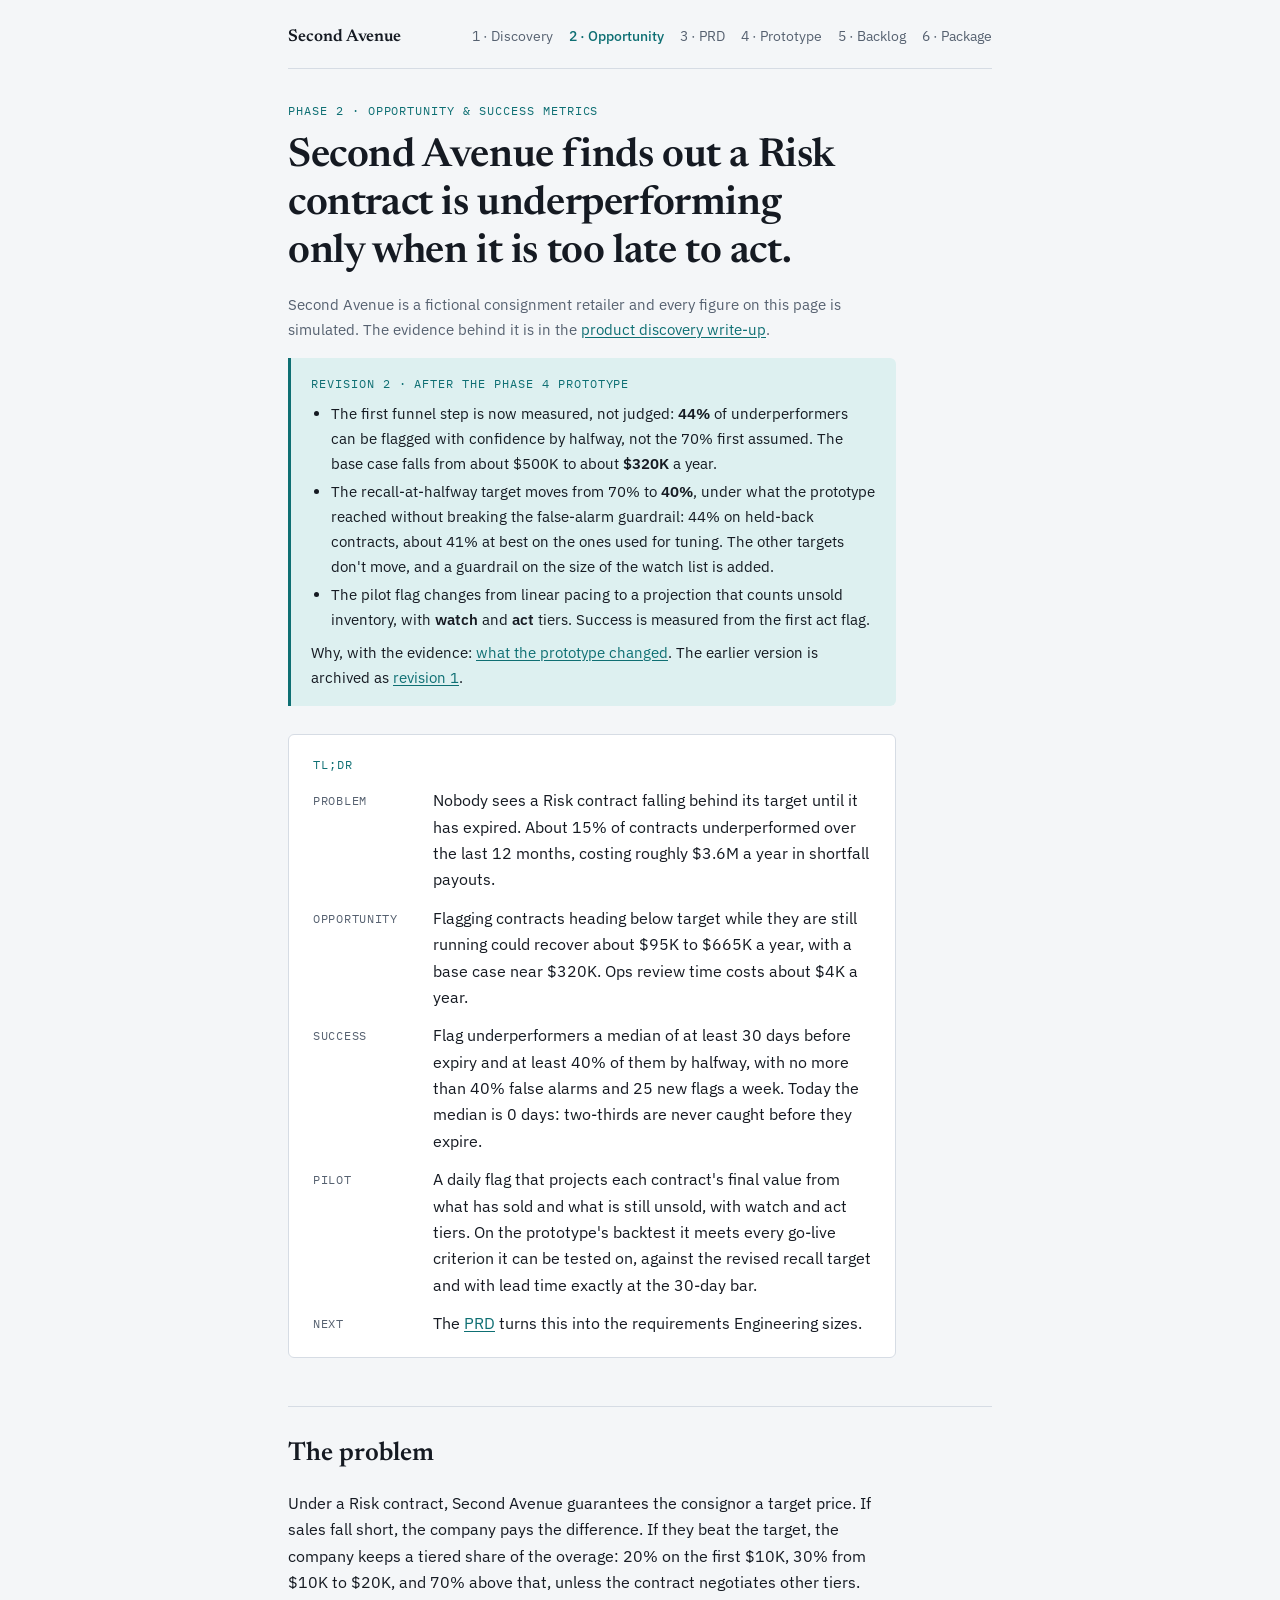
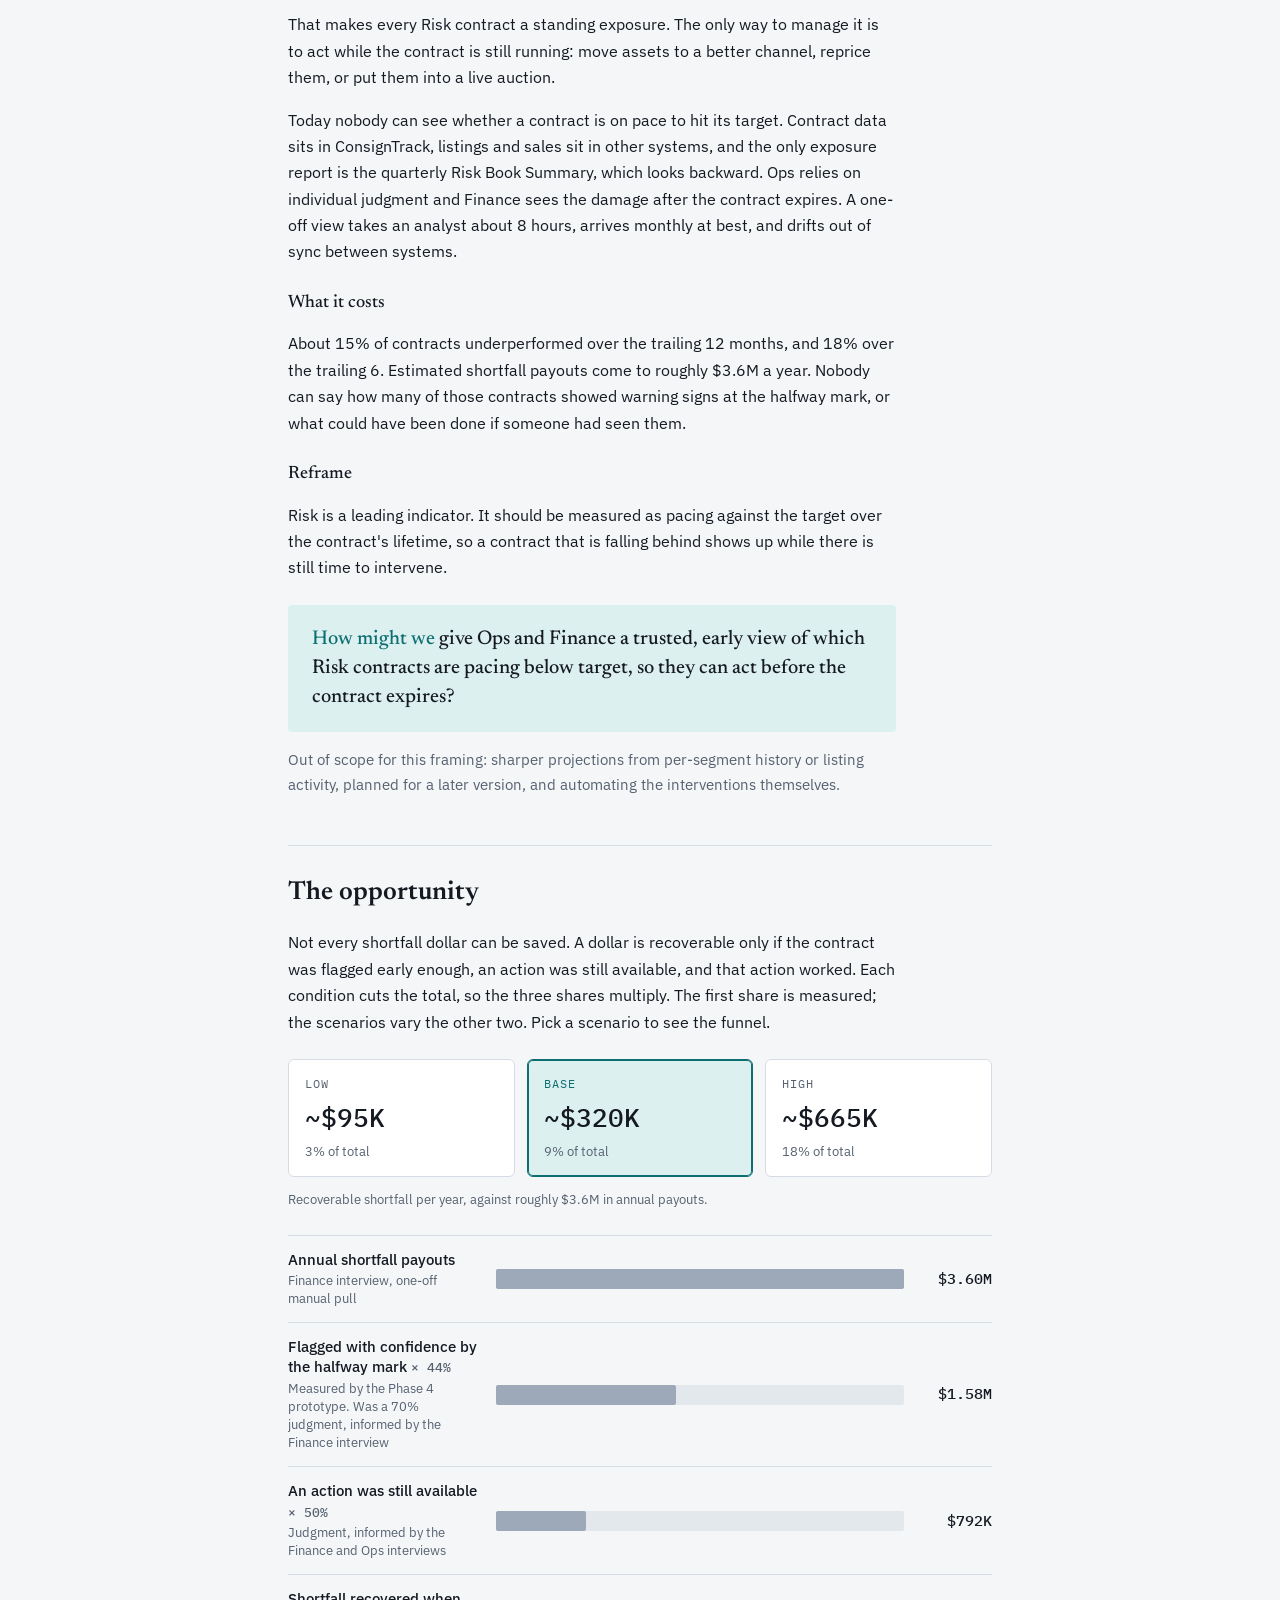
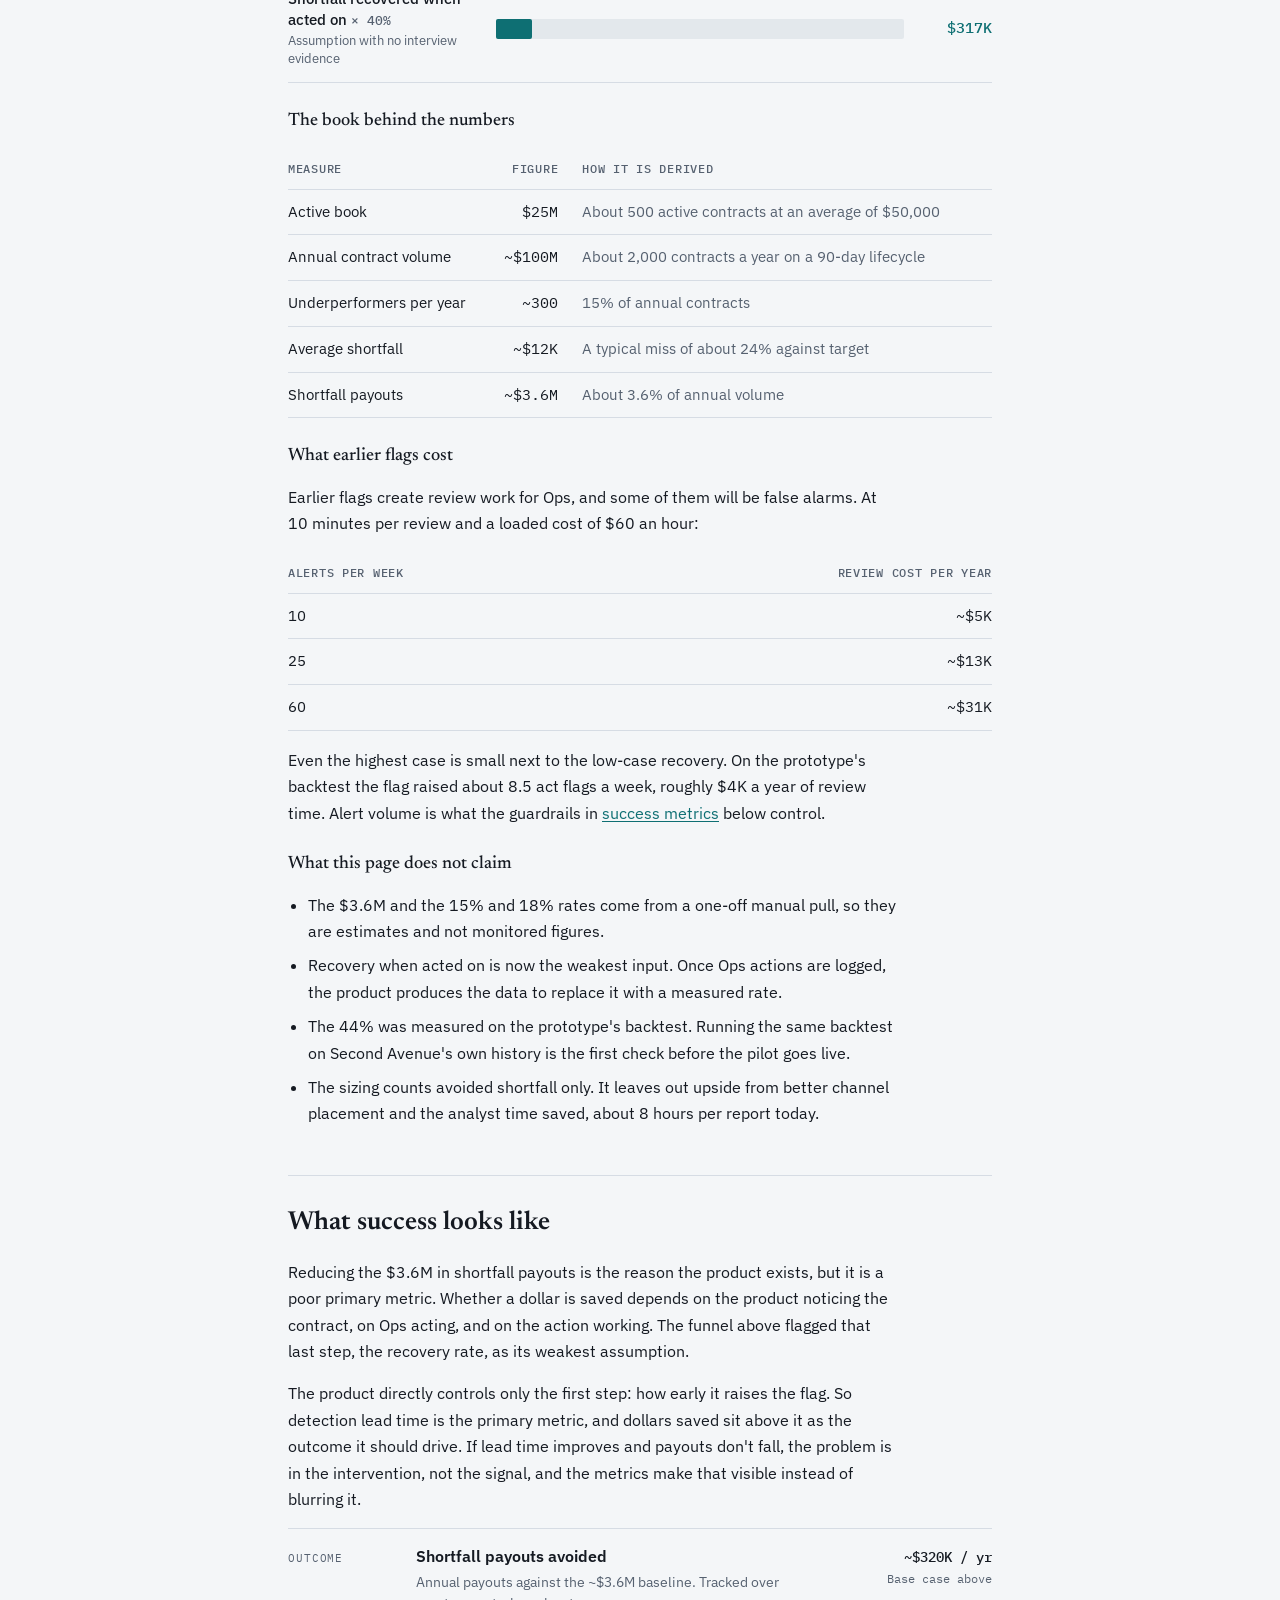
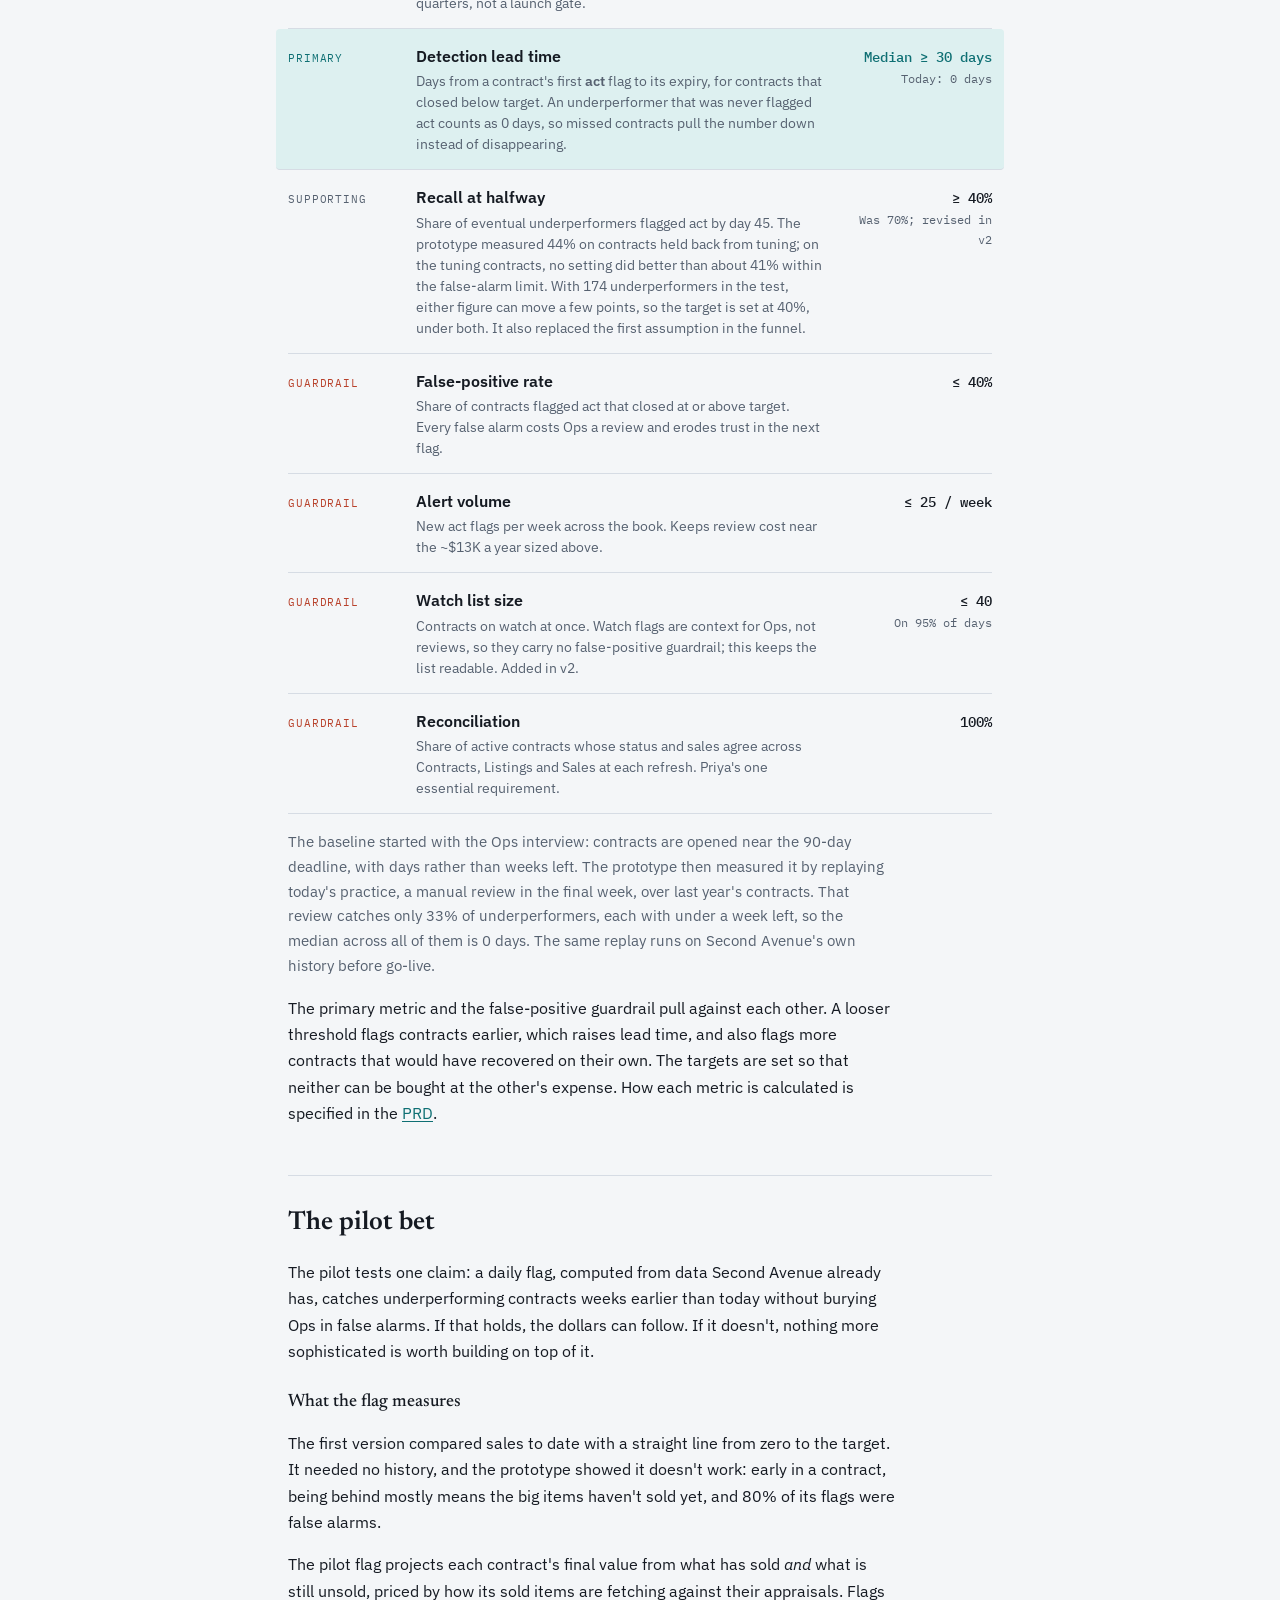
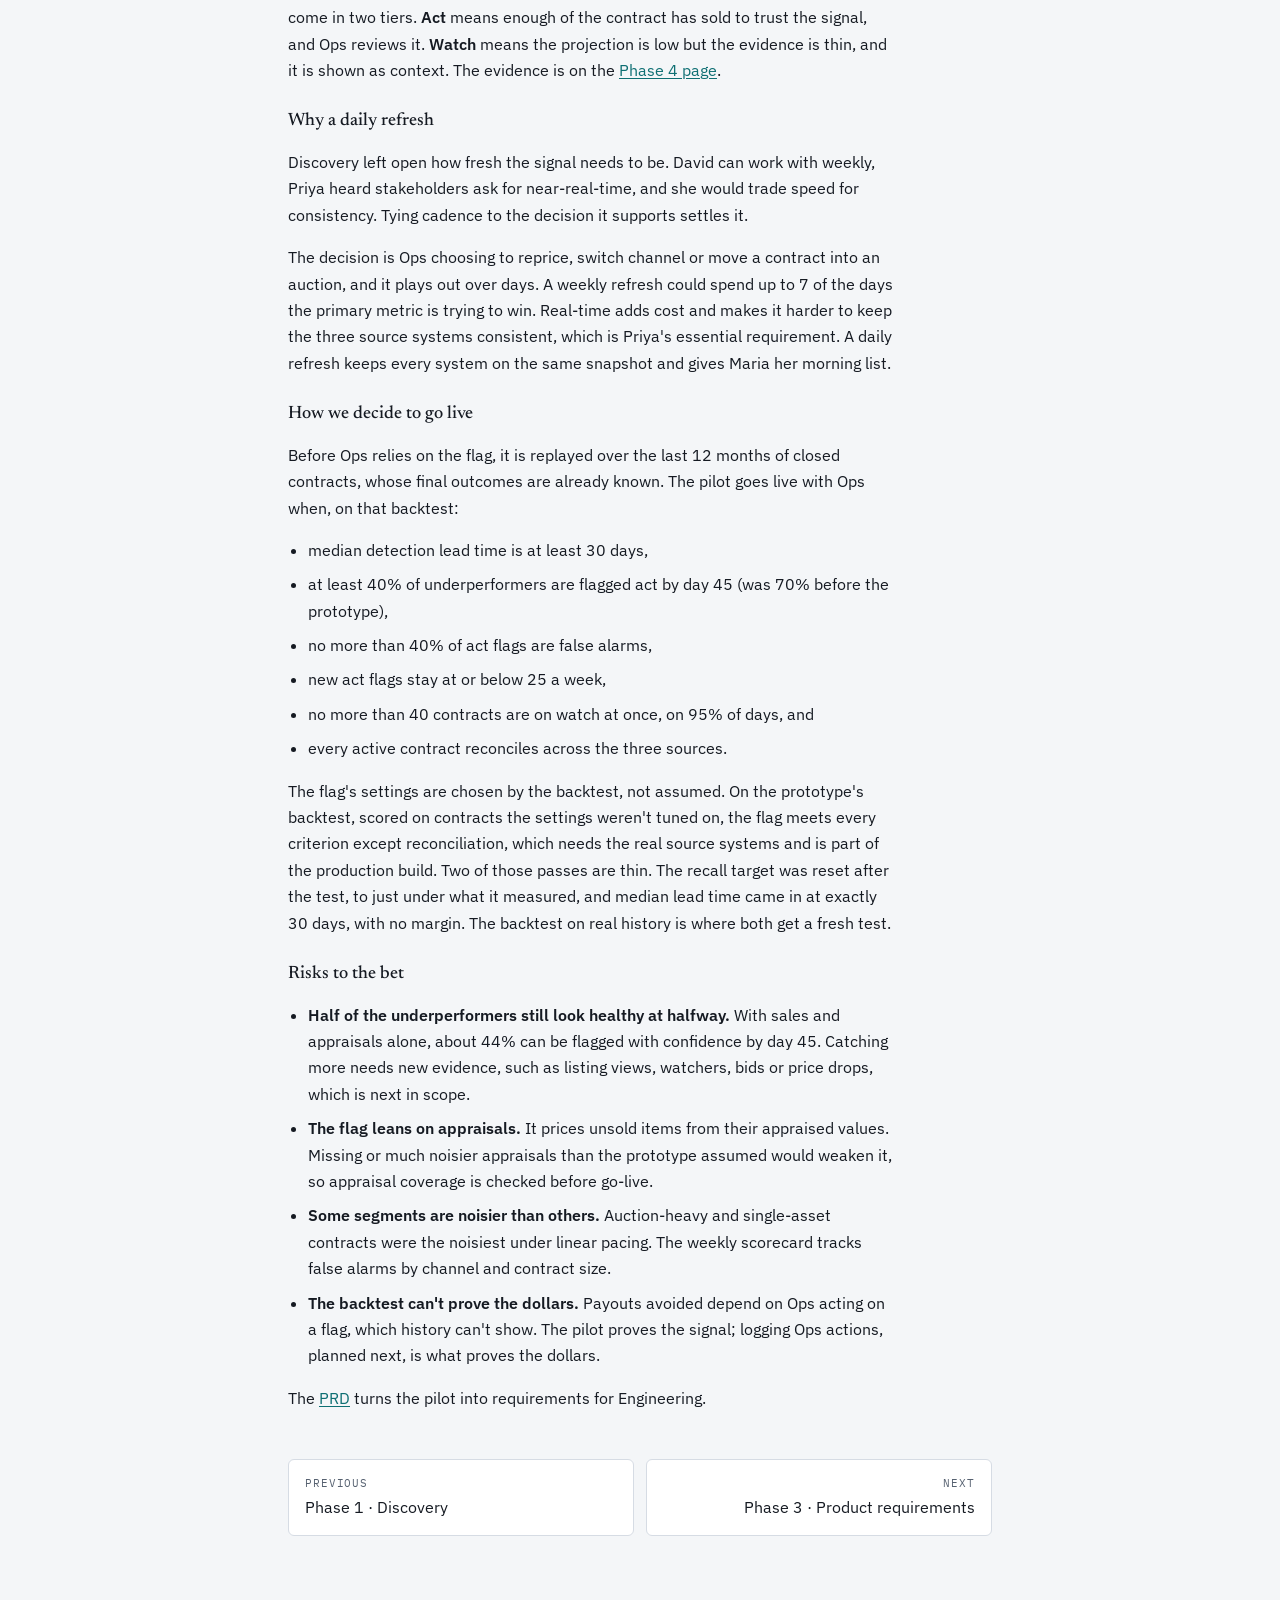
<file: docs/phase-2-opportunity.html>
<!doctype html>
<html lang="en">
<head>
<meta charset="utf-8">
<meta name="viewport" content="width=device-width, initial-scale=1">
<title>Phase 2 · Opportunity &amp; success metrics | Second Avenue</title>
<meta name="description" content="Problem statement framed around contract pacing, opportunity sizing for late-detected underperforming Risk contracts, and the success metrics that judge the product.">
<link rel="preconnect" href="https://fonts.googleapis.com">
<link rel="preconnect" href="https://fonts.gstatic.com" crossorigin>
<link rel="stylesheet" href="https://fonts.googleapis.com/css2?family=IBM+Plex+Mono:wght@400;500&family=IBM+Plex+Sans:wght@400;500;600&family=Newsreader:opsz,wght@6..72,500;6..72,600&display=swap">
<link rel="stylesheet" href="assets/site.css">
<style>
/* Scenario picker */
.scenarios { display: grid; grid-template-columns: repeat(3, minmax(0, 1fr)); gap: 0.75rem; margin-top: 0.5rem; }
.scenario {
  font: inherit;
  color: var(--fg);
  text-align: left;
  background: var(--surface);
  border: 1px solid var(--rule);
  border-radius: 6px;
  padding: 0.875rem 1rem;
  cursor: pointer;
  display: flex;
  flex-direction: column;
  gap: 0.125rem;
  min-width: 0;
}
.scenario:hover { border-color: var(--accent); }
.scenario[aria-pressed="true"] { border-color: var(--accent); background: var(--accent-soft); box-shadow: inset 0 0 0 1px var(--accent); }
.scenario .name { font-family: var(--font-mono); font-size: 0.75rem; letter-spacing: 0.08em; text-transform: uppercase; color: var(--muted); }
.scenario[aria-pressed="true"] .name { color: var(--accent); }
.scenario .amount { font-family: var(--font-mono); font-size: clamp(1.125rem, 4.4vw, 1.625rem); font-weight: 500; font-variant-numeric: tabular-nums; }
.scenario .share { font-size: 0.8125rem; color: var(--muted); }
/* Metric tree: one row per metric, role in the left rail so the hierarchy reads top to bottom. */
.tree { display: flex; flex-direction: column; border-top: 1px solid var(--rule); }
.metric { display: grid; grid-template-columns: 7rem minmax(0, 1fr) 9.5rem; gap: 0.25rem 1rem; padding: 0.875rem 0; border-bottom: 1px solid var(--rule); align-items: baseline; }
.metric .role { font-family: var(--font-mono); font-size: 0.6875rem; letter-spacing: 0.08em; text-transform: uppercase; color: var(--muted); }
.metric.primary .role, .metric.primary .target { color: var(--accent); }
.metric.guard .role { color: var(--risk); }
.metric .name { font-weight: 600; }
.metric .def { display: block; font-size: 0.875rem; color: var(--muted); line-height: 1.5; margin-top: 0.125rem; }
.metric .target { font-family: var(--font-mono); font-size: 0.875rem; font-weight: 500; text-align: right; font-variant-numeric: tabular-nums; }
.metric .target small { display: block; font-weight: 400; color: var(--muted); font-size: 0.75rem; }
.metric.primary { background: var(--accent-soft); margin: 0 -0.75rem; padding-left: 0.75rem; padding-right: 0.75rem; border-radius: 4px; }
@media (max-width: 34rem) {
  .metric { grid-template-columns: minmax(0, 1fr) auto; }
  .metric .role { grid-column: 1 / -1; }
}
.caption { font-size: 0.8125rem; color: var(--muted); margin-top: -0.25rem; }

/* Funnel */
.funnel { display: flex; flex-direction: column; margin-top: 0.5rem; border-top: 1px solid var(--rule); }
.step { display: grid; grid-template-columns: minmax(0, 12rem) minmax(0, 1fr) 4.5rem; gap: 0.25rem 1rem; align-items: center; padding: 0.875rem 0; border-bottom: 1px solid var(--rule); }
.step .what { min-width: 0; }
.step .what strong { display: block; font-weight: 500; font-size: 0.9375rem; line-height: 1.35; }
.step .what span { display: block; font-size: 0.8125rem; color: var(--muted); line-height: 1.4; margin-top: 0.125rem; }
.step .mult { font-family: var(--font-mono); font-size: 0.8125rem; color: var(--accent); font-variant-numeric: tabular-nums; }
.track { height: 1.25rem; background: color-mix(in srgb, var(--rule) 55%, transparent); border-radius: 2px; min-width: 0; }
.bar { height: 100%; background: var(--bar-total); border-radius: 2px; width: 100%; }
.step.result .bar { background: var(--accent); }
.step .val { font-family: var(--font-mono); font-size: 0.9375rem; font-weight: 500; text-align: right; font-variant-numeric: tabular-nums; }
.step.result .val { color: var(--accent); }
@media (prefers-reduced-motion: no-preference) { .bar { transition: width 0.35s ease; } }
@media (max-width: 34rem) {
  .step { grid-template-columns: minmax(0, 1fr) auto; }
  .step .what { grid-column: 1 / -1; }
  .step .track { grid-column: 1; }
  .step .val { grid-column: 2; }
}

</style>
</head>
<body>
<main class="page">
  <nav class="sitenav" aria-label="Case study">
    <a class="home" href="index.html">Second Avenue</a>
    <a href="phase-1-discovery.html">1 · Discovery</a>
    <a href="phase-2-opportunity.html" aria-current="page">2 · Opportunity</a>
    <a href="phase-3-prd.html">3 · PRD</a>
    <a href="phase-4-prototype.html">4 · Prototype</a>
    <a href="phase-5-backlog-roadmap.html">5 · Backlog</a>
    <a href="phase-6-package.html">6 · Package</a>
  </nav>
  <header>
    <p class="eyebrow">Phase 2 · Opportunity &amp; success metrics</p>
    <h1>Second Avenue finds out a Risk contract is underperforming only when it is too late to act.</h1>
    <p class="note">Second Avenue is a fictional consignment retailer and every figure on this page is simulated. The evidence behind it is in the <a href="phase-1-discovery.html">product discovery write-up</a>.</p>
  </header>

  <aside class="revision" aria-labelledby="rev-h">
    <p class="label" id="rev-h">Revision 2 · after the Phase 4 prototype</p>
    <ul>
      <li>The first funnel step is now measured, not judged: <strong>44%</strong> of underperformers can be flagged with confidence by halfway, not the 70% first assumed. The base case falls from about $500K to about <strong>$320K</strong> a year.</li>
      <li>The recall-at-halfway target moves from 70% to <strong>40%</strong>, under what the prototype reached without breaking the false-alarm guardrail: 44% on held-back contracts, about 41% at best on the ones used for tuning. The other targets don't move, and a guardrail on the size of the watch list is added.</li>
      <li>The pilot flag changes from linear pacing to a projection that counts unsold inventory, with <strong>watch</strong> and <strong>act</strong> tiers. Success is measured from the first act flag.</li>
    </ul>
    <p>Why, with the evidence: <a href="phase-4-prototype.html#changed">what the prototype changed</a>. The earlier version is archived as <a href="phase-2-opportunity-v1.html">revision 1</a>.</p>
  </aside>

  <aside class="tldr" aria-labelledby="tldr-h">
    <p class="label" id="tldr-h">TL;DR</p>
    <dl>
      <dt>Problem</dt>
      <dd>Nobody sees a Risk contract falling behind its target until it has expired. About 15% of contracts underperformed over the last 12 months, costing roughly $3.6M a year in shortfall payouts.</dd>
      <dt>Opportunity</dt>
      <dd>Flagging contracts heading below target while they are still running could recover about $95K to $665K a year, with a base case near $320K. Ops review time costs about $4K a year.</dd>
      <dt>Success</dt>
      <dd>Flag underperformers a median of at least 30 days before expiry and at least 40% of them by halfway, with no more than 40% false alarms and 25 new flags a week. Today the median is 0 days: two-thirds are never caught before they expire.</dd>
      <dt>Pilot</dt>
      <dd>A daily flag that projects each contract's final value from what has sold and what is still unsold, with watch and act tiers. On the prototype's backtest it meets every go-live criterion it can be tested on, against the revised recall target and with lead time exactly at the 30-day bar.</dd>
      <dt>Next</dt>
      <dd>The <a href="phase-3-prd.html">PRD</a> turns this into the requirements Engineering sizes.</dd>
    </dl>
  </aside>

  <section class="section" aria-labelledby="problem">
    <h2 id="problem">The problem</h2>
    <p>Under a Risk contract, Second Avenue guarantees the consignor a target price. If sales fall short, the company pays the difference. If they beat the target, the company keeps a tiered share of the overage: 20% on the first $10K, 30% from $10K to $20K, and 70% above that, unless the contract negotiates other tiers.</p>
    <p>That makes every Risk contract a standing exposure. The only way to manage it is to act while the contract is still running: move assets to a better channel, reprice them, or put them into a live auction.</p>
    <p>Today nobody can see whether a contract is on pace to hit its target. Contract data sits in ConsignTrack, listings and sales sit in other systems, and the only exposure report is the quarterly Risk Book Summary, which looks backward. Ops relies on individual judgment and Finance sees the damage after the contract expires. A one-off view takes an analyst about 8 hours, arrives monthly at best, and drifts out of sync between systems.</p>

    <h3>What it costs</h3>
    <p>About 15% of contracts underperformed over the trailing 12 months, and 18% over the trailing 6. Estimated shortfall payouts come to roughly $3.6M a year. Nobody can say how many of those contracts showed warning signs at the halfway mark, or what could have been done if someone had seen them.</p>

    <h3>Reframe</h3>
    <p>Risk is a leading indicator. It should be measured as pacing against the target over the contract's lifetime, so a contract that is falling behind shows up while there is still time to intervene.</p>

    <div class="hmw">
      <p><span class="lead">How might we</span> give Ops and Finance a trusted, early view of which Risk contracts are pacing below target, so they can act before the contract expires?</p>
    </div>

    <p class="note" style="margin-top:0">Out of scope for this framing: sharper projections from per-segment history or listing activity, planned for a later version, and automating the interventions themselves.</p>
  </section>

  <section class="section" aria-labelledby="opportunity">
    <h2 id="opportunity">The opportunity</h2>
    <p>Not every shortfall dollar can be saved. A dollar is recoverable only if the contract was flagged early enough, an action was still available, and that action worked. Each condition cuts the total, so the three shares multiply. The first share is measured; the scenarios vary the other two. Pick a scenario to see the funnel.</p>

    <div class="scenarios" role="group" aria-label="Scenario">
      <button class="scenario" type="button" data-k="low" aria-pressed="false">
        <span class="name">Low</span>
        <span class="amount">~$95K</span>
        <span class="share">3% of total</span>
      </button>
      <button class="scenario" type="button" data-k="base" aria-pressed="true">
        <span class="name">Base</span>
        <span class="amount">~$320K</span>
        <span class="share">9% of total</span>
      </button>
      <button class="scenario" type="button" data-k="high" aria-pressed="false">
        <span class="name">High</span>
        <span class="amount">~$665K</span>
        <span class="share">18% of total</span>
      </button>
    </div>
    <p class="caption">Recoverable shortfall per year, against roughly $3.6M in annual payouts.</p>

    <div class="funnel" aria-live="polite">
      <div class="step">
        <div class="what"><strong>Annual shortfall payouts</strong><span>Finance interview, one-off manual pull</span></div>
        <div class="track"><div class="bar" id="bar0" style="width:100%"></div></div>
        <div class="val" id="val0">$3.60M</div>
      </div>
      <div class="step">
        <div class="what"><strong>Flagged with confidence by the halfway mark <span class="mult" id="mult1" style="display:inline">× 44%</span></strong><span>Measured by the Phase 4 prototype. Was a 70% judgment, informed by the Finance interview</span></div>
        <div class="track"><div class="bar" id="bar1" style="width:44%"></div></div>
        <div class="val" id="val1">$1.58M</div>
      </div>
      <div class="step">
        <div class="what"><strong>An action was still available <span class="mult" id="mult2" style="display:inline">× 50%</span></strong><span>Judgment, informed by the Finance and Ops interviews</span></div>
        <div class="track"><div class="bar" id="bar2" style="width:22%"></div></div>
        <div class="val" id="val2">$792K</div>
      </div>
      <div class="step result">
        <div class="what"><strong>Shortfall recovered when acted on <span class="mult" id="mult3" style="display:inline">× 40%</span></strong><span>Assumption with no interview evidence</span></div>
        <div class="track"><div class="bar" id="bar3" style="width:8.8%"></div></div>
        <div class="val" id="val3">$317K</div>
      </div>
    </div>

    <h3>The book behind the numbers</h3>
    <div class="scroll">
      <table>
        <thead><tr><th>Measure</th><th class="num">Figure</th><th class="how">How it is derived</th></tr></thead>
        <tbody>
          <tr><td>Active book</td><td class="num">$25M</td><td class="how">About 500 active contracts at an average of $50,000</td></tr>
          <tr><td>Annual contract volume</td><td class="num">~$100M</td><td class="how">About 2,000 contracts a year on a 90-day lifecycle</td></tr>
          <tr><td>Underperformers per year</td><td class="num">~300</td><td class="how">15% of annual contracts</td></tr>
          <tr><td>Average shortfall</td><td class="num">~$12K</td><td class="how">A typical miss of about 24% against target</td></tr>
          <tr><td>Shortfall payouts</td><td class="num">~$3.6M</td><td class="how">About 3.6% of annual volume</td></tr>
        </tbody>
      </table>
    </div>

    <h3>What earlier flags cost</h3>
    <p>Earlier flags create review work for Ops, and some of them will be false alarms. At 10 minutes per review and a loaded cost of $60 an hour:</p>
    <div class="scroll">
      <table>
        <thead><tr><th>Alerts per week</th><th class="num">Review cost per year</th></tr></thead>
        <tbody>
          <tr><td>10</td><td class="num">~$5K</td></tr>
          <tr><td>25</td><td class="num">~$13K</td></tr>
          <tr><td>60</td><td class="num">~$31K</td></tr>
        </tbody>
      </table>
    </div>
    <p>Even the highest case is small next to the low-case recovery. On the prototype's backtest the flag raised about 8.5 act flags a week, roughly $4K a year of review time. Alert volume is what the guardrails in <a href="#guardrails">success metrics</a> below control.</p>

    <h3>What this page does not claim</h3>
    <ul>
      <li>The $3.6M and the 15% and 18% rates come from a one-off manual pull, so they are estimates and not monitored figures.</li>
      <li>Recovery when acted on is now the weakest input. Once Ops actions are logged, the product produces the data to replace it with a measured rate.</li>
      <li>The 44% was measured on the prototype's backtest. Running the same backtest on Second Avenue's own history is the first check before the pilot goes live.</li>
      <li>The sizing counts avoided shortfall only. It leaves out upside from better channel placement and the analyst time saved, about 8 hours per report today.</li>
    </ul>

  </section>

  <section class="section" aria-labelledby="metrics">
    <h2 id="metrics">What success looks like</h2>
    <p>Reducing the $3.6M in shortfall payouts is the reason the product exists, but it is a poor primary metric. Whether a dollar is saved depends on the product noticing the contract, on Ops acting, and on the action working. The funnel above flagged that last step, the recovery rate, as its weakest assumption.</p>
    <p>The product directly controls only the first step: how early it raises the flag. So detection lead time is the primary metric, and dollars saved sit above it as the outcome it should drive. If lead time improves and payouts don't fall, the problem is in the intervention, not the signal, and the metrics make that visible instead of blurring it.</p>

    <div class="tree" role="list">
      <div class="metric" role="listitem">
        <span class="role">Outcome</span>
        <div><span class="name">Shortfall payouts avoided</span><span class="def">Annual payouts against the ~$3.6M baseline. Tracked over quarters, not a launch gate.</span></div>
        <span class="target">~$320K / yr<small>Base case above</small></span>
      </div>
      <div class="metric primary" role="listitem">
        <span class="role">Primary</span>
        <div><span class="name">Detection lead time</span><span class="def">Days from a contract's first <strong>act</strong> flag to its expiry, for contracts that closed below target. An underperformer that was never flagged act counts as 0 days, so missed contracts pull the number down instead of disappearing.</span></div>
        <span class="target">Median ≥ 30 days<small>Today: 0 days</small></span>
      </div>
      <div class="metric" role="listitem">
        <span class="role">Supporting</span>
        <div><span class="name">Recall at halfway</span><span class="def">Share of eventual underperformers flagged act by day 45. The prototype measured 44% on contracts held back from tuning; on the tuning contracts, no setting did better than about 41% within the false-alarm limit. With 174 underperformers in the test, either figure can move a few points, so the target is set at 40%, under both. It also replaced the first assumption in the funnel.</span></div>
        <span class="target">≥ 40%<small>Was 70%; revised in v2</small></span>
      </div>
      <div class="metric guard" role="listitem" id="guardrails">
        <span class="role">Guardrail</span>
        <div><span class="name">False-positive rate</span><span class="def">Share of contracts flagged act that closed at or above target. Every false alarm costs Ops a review and erodes trust in the next flag.</span></div>
        <span class="target">≤ 40%</span>
      </div>
      <div class="metric guard" role="listitem">
        <span class="role">Guardrail</span>
        <div><span class="name">Alert volume</span><span class="def">New act flags per week across the book. Keeps review cost near the ~$13K a year sized above.</span></div>
        <span class="target">≤ 25 / week</span>
      </div>
      <div class="metric guard" role="listitem">
        <span class="role">Guardrail</span>
        <div><span class="name">Watch list size</span><span class="def">Contracts on watch at once. Watch flags are context for Ops, not reviews, so they carry no false-positive guardrail; this keeps the list readable. Added in v2.</span></div>
        <span class="target">≤ 40<small>On 95% of days</small></span>
      </div>
      <div class="metric guard" role="listitem">
        <span class="role">Guardrail</span>
        <div><span class="name">Reconciliation</span><span class="def">Share of active contracts whose status and sales agree across Contracts, Listings and Sales at each refresh. Priya's one essential requirement.</span></div>
        <span class="target">100%</span>
      </div>
    </div>
    <p class="note" style="margin-top:0">The baseline started with the Ops interview: contracts are opened near the 90-day deadline, with days rather than weeks left. The prototype then measured it by replaying today's practice, a manual review in the final week, over last year's contracts. That review catches only 33% of underperformers, each with under a week left, so the median across all of them is 0 days. The same replay runs on Second Avenue's own history before go-live.</p>
    <p>The primary metric and the false-positive guardrail pull against each other. A looser threshold flags contracts earlier, which raises lead time, and also flags more contracts that would have recovered on their own. The targets are set so that neither can be bought at the other's expense. How each metric is calculated is specified in the <a href="phase-3-prd.html#calculated">PRD</a>.</p>
  </section>

  <section class="section" aria-labelledby="pilot">
    <h2 id="pilot">The pilot bet</h2>
    <p>The pilot tests one claim: a daily flag, computed from data Second Avenue already has, catches underperforming contracts weeks earlier than today without burying Ops in false alarms. If that holds, the dollars can follow. If it doesn't, nothing more sophisticated is worth building on top of it.</p>

    <h3 id="flag">What the flag measures</h3>
    <p>The first version compared sales to date with a straight line from zero to the target. It needed no history, and the prototype showed it doesn't work: early in a contract, being behind mostly means the big items haven't sold yet, and 80% of its flags were false alarms.</p>
    <p>The pilot flag projects each contract's final value from what has sold <em>and</em> what is still unsold, priced by how its sold items are fetching against their appraisals. Flags come in two tiers. <strong>Act</strong> means enough of the contract has sold to trust the signal, and Ops reviews it. <strong>Watch</strong> means the projection is low but the evidence is thin, and it is shown as context. The evidence is on the <a href="phase-4-prototype.html">Phase 4 page</a>.</p>

    <h3 id="cadence">Why a daily refresh</h3>
    <p>Discovery left open how fresh the signal needs to be. David can work with weekly, Priya heard stakeholders ask for near-real-time, and she would trade speed for consistency. Tying cadence to the decision it supports settles it.</p>
    <p>The decision is Ops choosing to reprice, switch channel or move a contract into an auction, and it plays out over days. A weekly refresh could spend up to 7 of the days the primary metric is trying to win. Real-time adds cost and makes it harder to keep the three source systems consistent, which is Priya's essential requirement. A daily refresh keeps every system on the same snapshot and gives Maria her morning list.</p>

    <h3 id="go-live">How we decide to go live</h3>
    <p>Before Ops relies on the flag, it is replayed over the last 12 months of closed contracts, whose final outcomes are already known. The pilot goes live with Ops when, on that backtest:</p>
    <ul>
      <li>median detection lead time is at least 30 days,</li>
      <li>at least 40% of underperformers are flagged act by day 45 (was 70% before the prototype),</li>
      <li>no more than 40% of act flags are false alarms,</li>
      <li>new act flags stay at or below 25 a week,</li>
      <li>no more than 40 contracts are on watch at once, on 95% of days, and</li>
      <li>every active contract reconciles across the three sources.</li>
    </ul>
    <p>The flag's settings are chosen by the backtest, not assumed. On the prototype's backtest, scored on contracts the settings weren't tuned on, the flag meets every criterion except reconciliation, which needs the real source systems and is part of the production build. Two of those passes are thin. The recall target was reset after the test, to just under what it measured, and median lead time came in at exactly 30 days, with no margin. The backtest on real history is where both get a fresh test.</p>

    <h3 id="pilot-risks">Risks to the bet</h3>
    <ul>
      <li><strong>Half of the underperformers still look healthy at halfway.</strong> With sales and appraisals alone, about 44% can be flagged with confidence by day 45. Catching more needs new evidence, such as listing views, watchers, bids or price drops, which is next in scope.</li>
      <li><strong>The flag leans on appraisals.</strong> It prices unsold items from their appraised values. Missing or much noisier appraisals than the prototype assumed would weaken it, so appraisal coverage is checked before go-live.</li>
      <li><strong>Some segments are noisier than others.</strong> Auction-heavy and single-asset contracts were the noisiest under linear pacing. The weekly scorecard tracks false alarms by channel and contract size.</li>
      <li><strong>The backtest can't prove the dollars.</strong> Payouts avoided depend on Ops acting on a flag, which history can't show. The pilot proves the signal; logging Ops actions, planned next, is what proves the dollars.</li>
    </ul>
    <p>The <a href="phase-3-prd.html">PRD</a> turns the pilot into requirements for Engineering.</p>
  </section>
  <nav class="pager" aria-label="Phases">
    <a href="phase-1-discovery.html"><span class="dir">Previous</span>Phase 1 · Discovery</a>
    <a class="next" href="phase-3-prd.html"><span class="dir">Next</span>Phase 3 · Product requirements</a>
  </nav>
</main>

<script>
(function () {
  var TOTAL = 3600000;
  var S = {
    low:  { w: 0.44, a: 0.3, r: 0.2 },
    base: { w: 0.44, a: 0.5, r: 0.4 },
    high: { w: 0.44, a: 0.7, r: 0.6 }
  };
  function fmt(v) {
    return v >= 1e6 ? '$' + (v / 1e6).toFixed(2) + 'M' : '$' + Math.round(v / 1e3) + 'K';
  }
  function render(k) {
    var s = S[k];
    var v1 = TOTAL * s.w, v2 = v1 * s.a, v3 = v2 * s.r;
    var vals = [TOTAL, v1, v2, v3];
    var mults = [null, s.w, s.a, s.r];
    for (var i = 0; i < 4; i++) {
      var bar = document.getElementById('bar' + i);
      var val = document.getElementById('val' + i);
      if (bar) bar.style.width = Math.max(vals[i] / TOTAL * 100, 1.5) + '%';
      if (val) val.textContent = fmt(vals[i]);
      if (i > 0) {
        var m = document.getElementById('mult' + i);
        if (m) m.textContent = '× ' + Math.round(mults[i] * 100) + '%';
      }
    }
    var btns = document.querySelectorAll('.scenario');
    for (var j = 0; j < btns.length; j++) {
      btns[j].setAttribute('aria-pressed', btns[j].getAttribute('data-k') === k ? 'true' : 'false');
    }
  }
  var buttons = document.querySelectorAll('.scenario');
  for (var b = 0; b < buttons.length; b++) {
    buttons[b].addEventListener('click', function () { render(this.getAttribute('data-k')); });
  }
})();
</script>
</body>
</html>
</file>
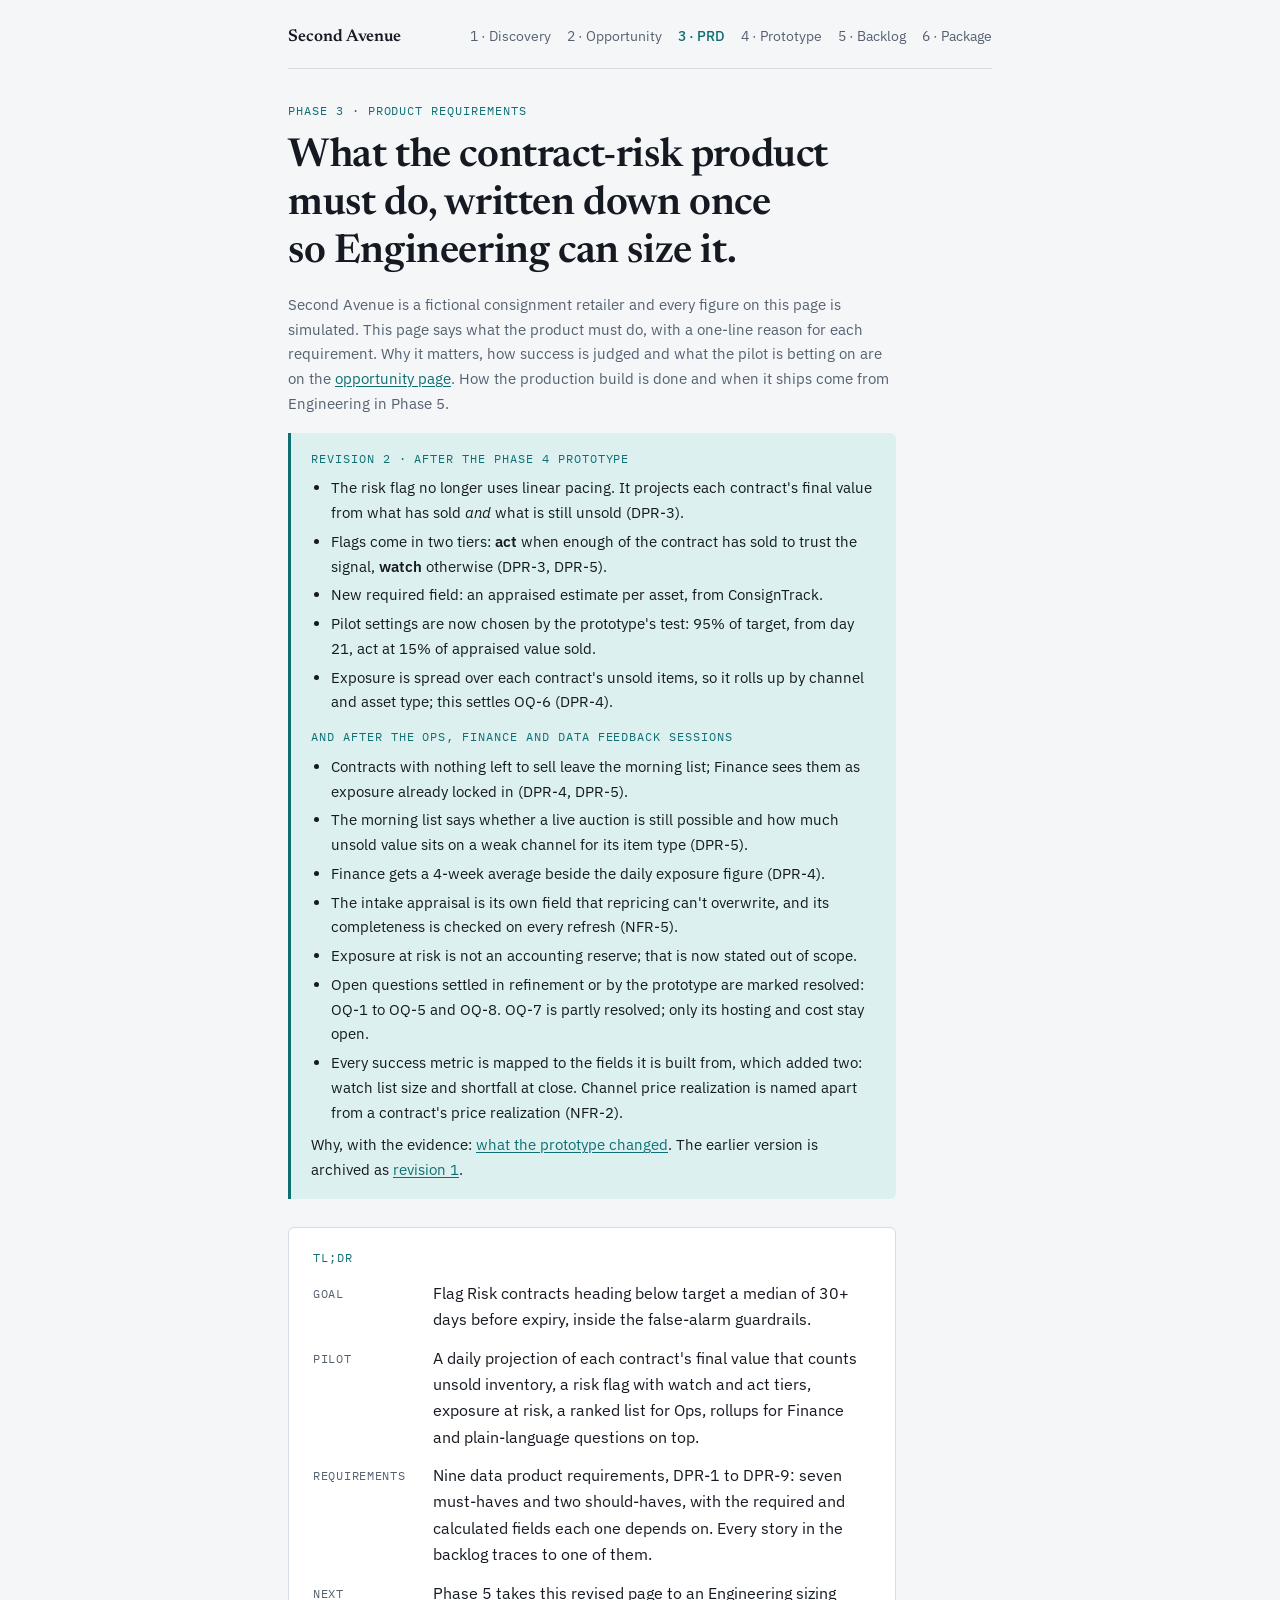
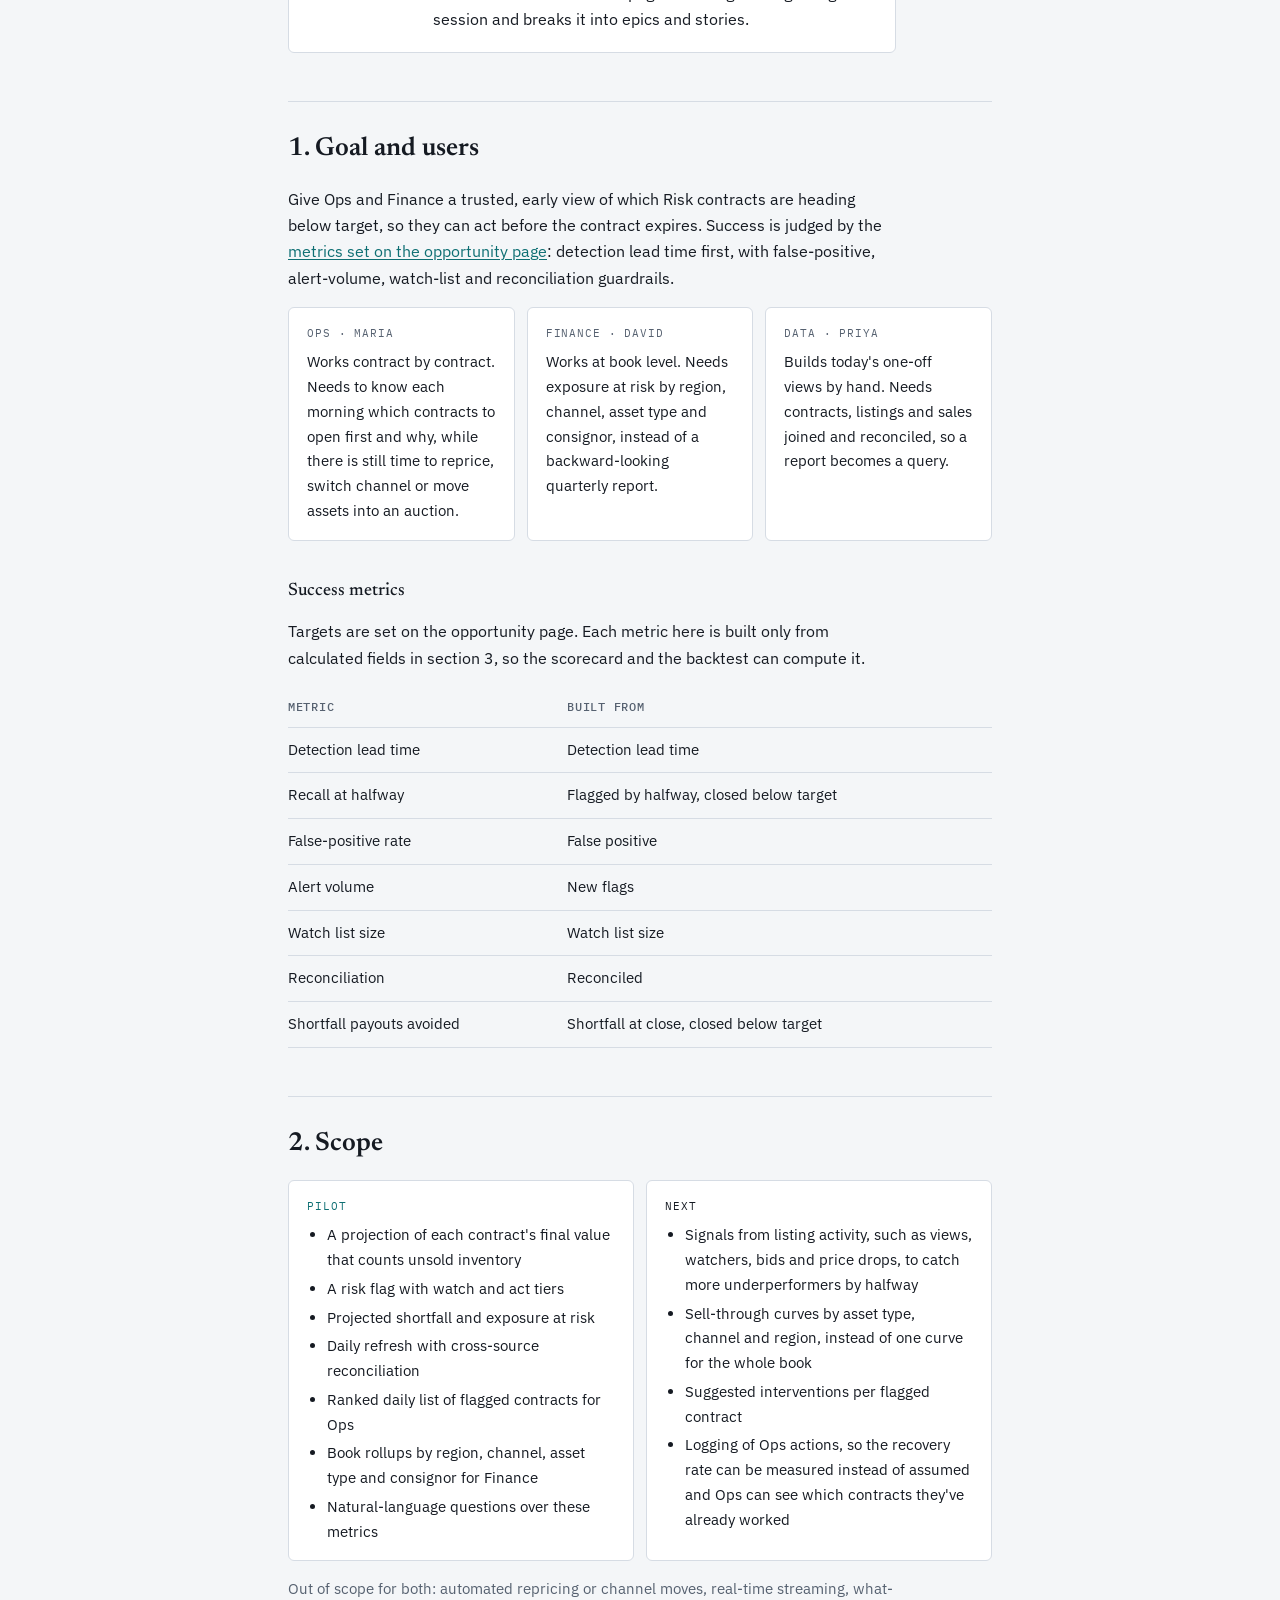
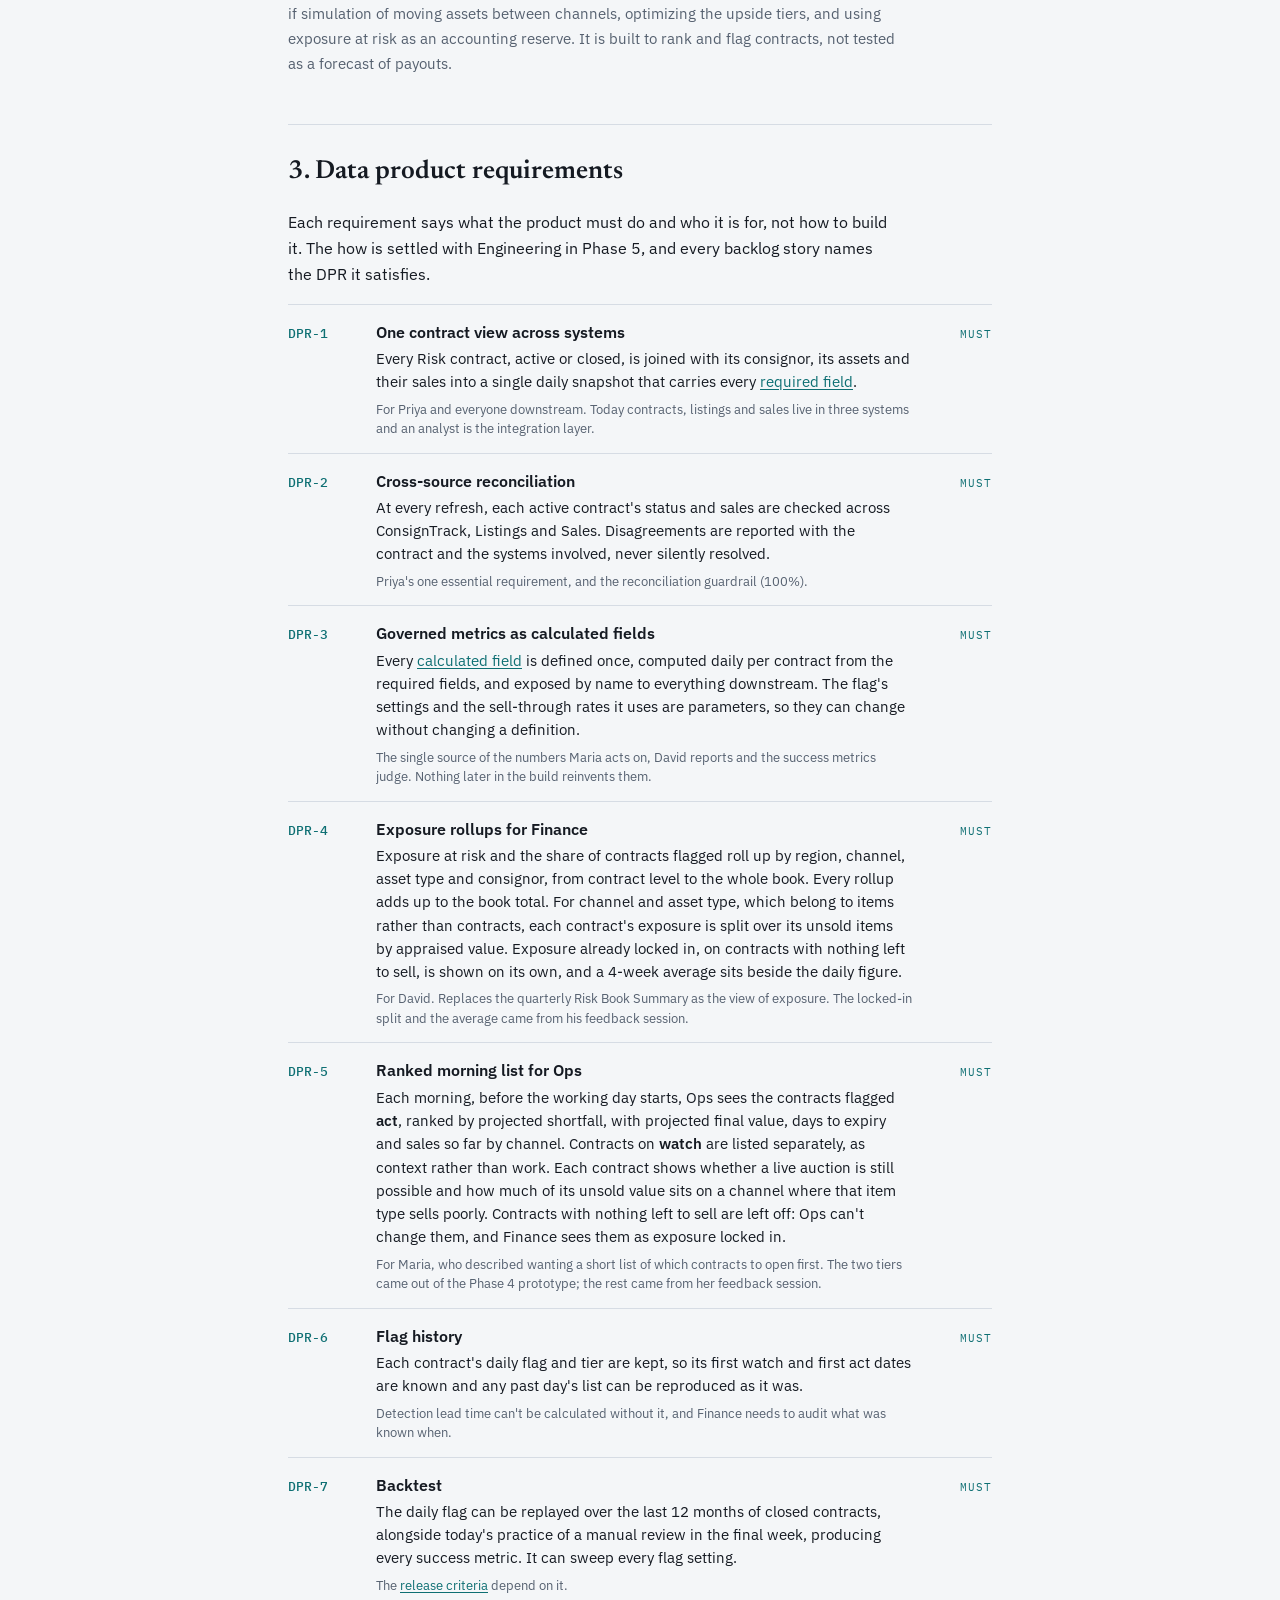
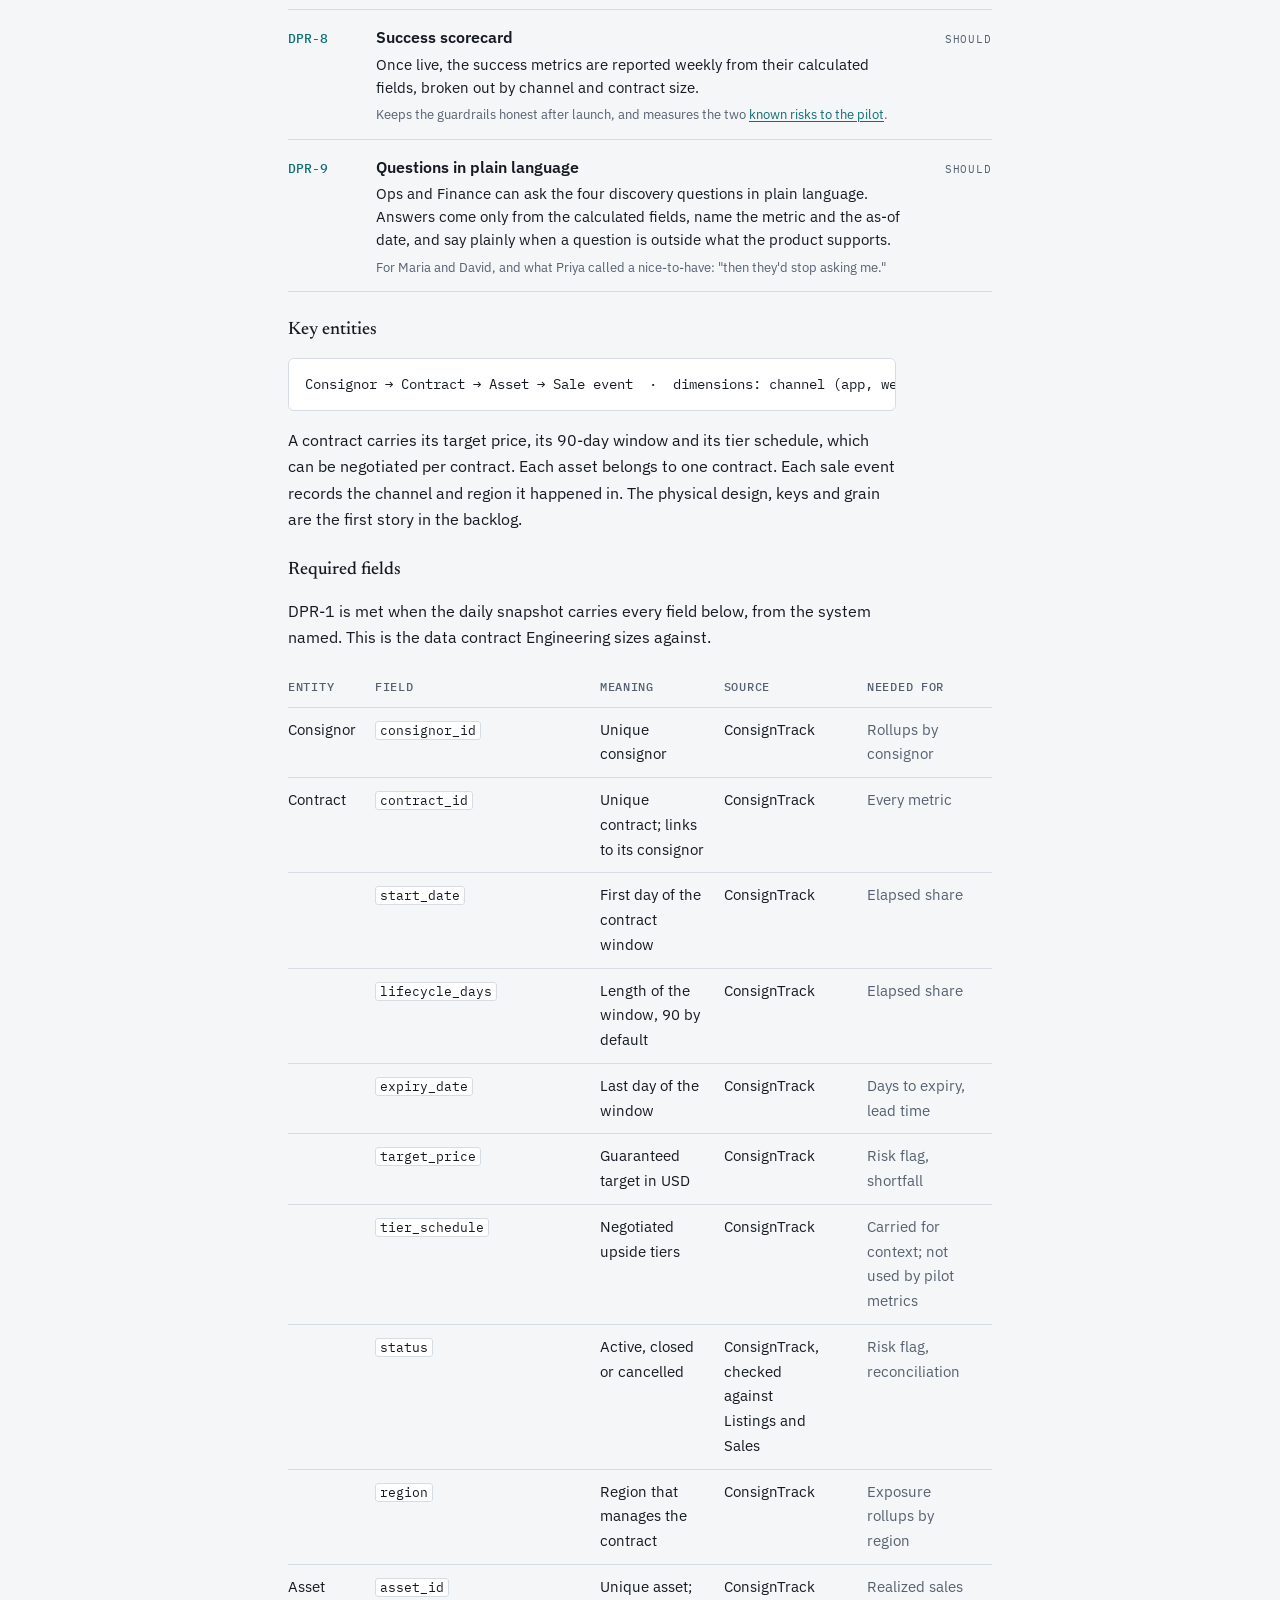
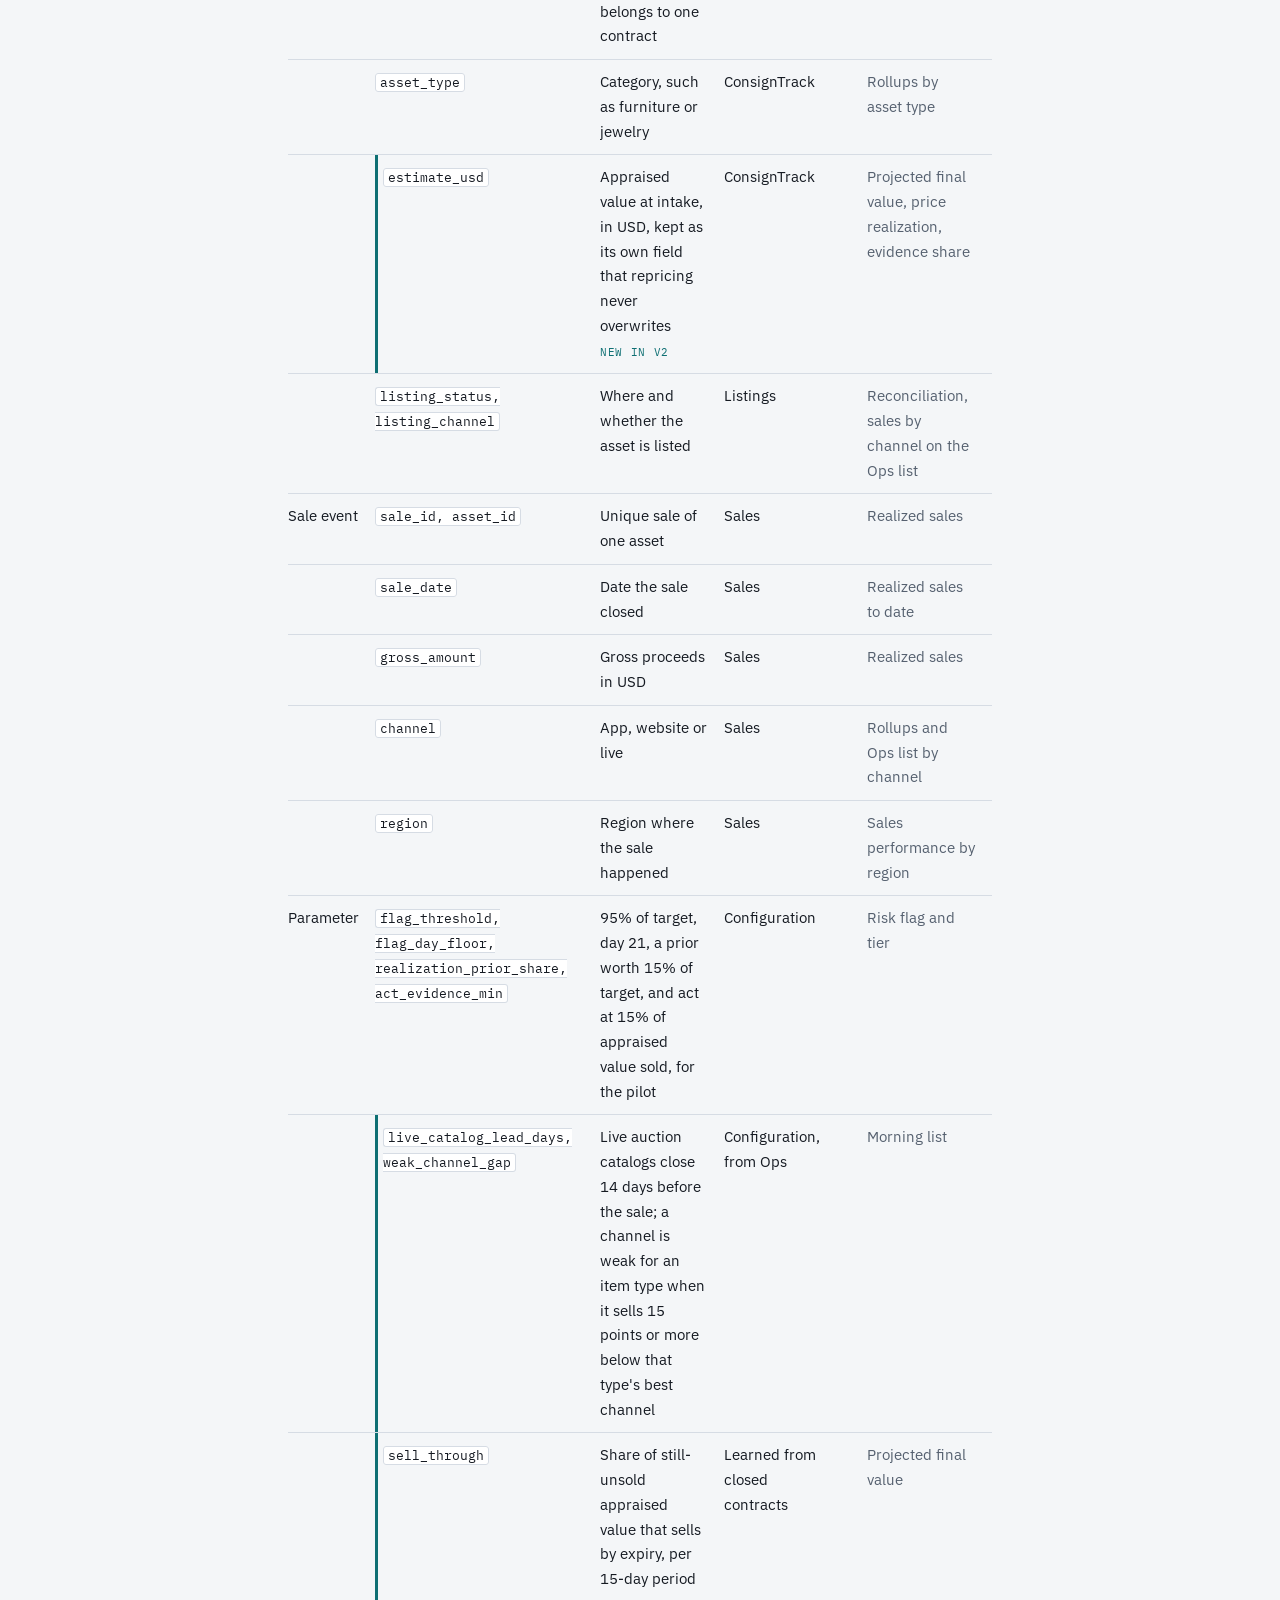
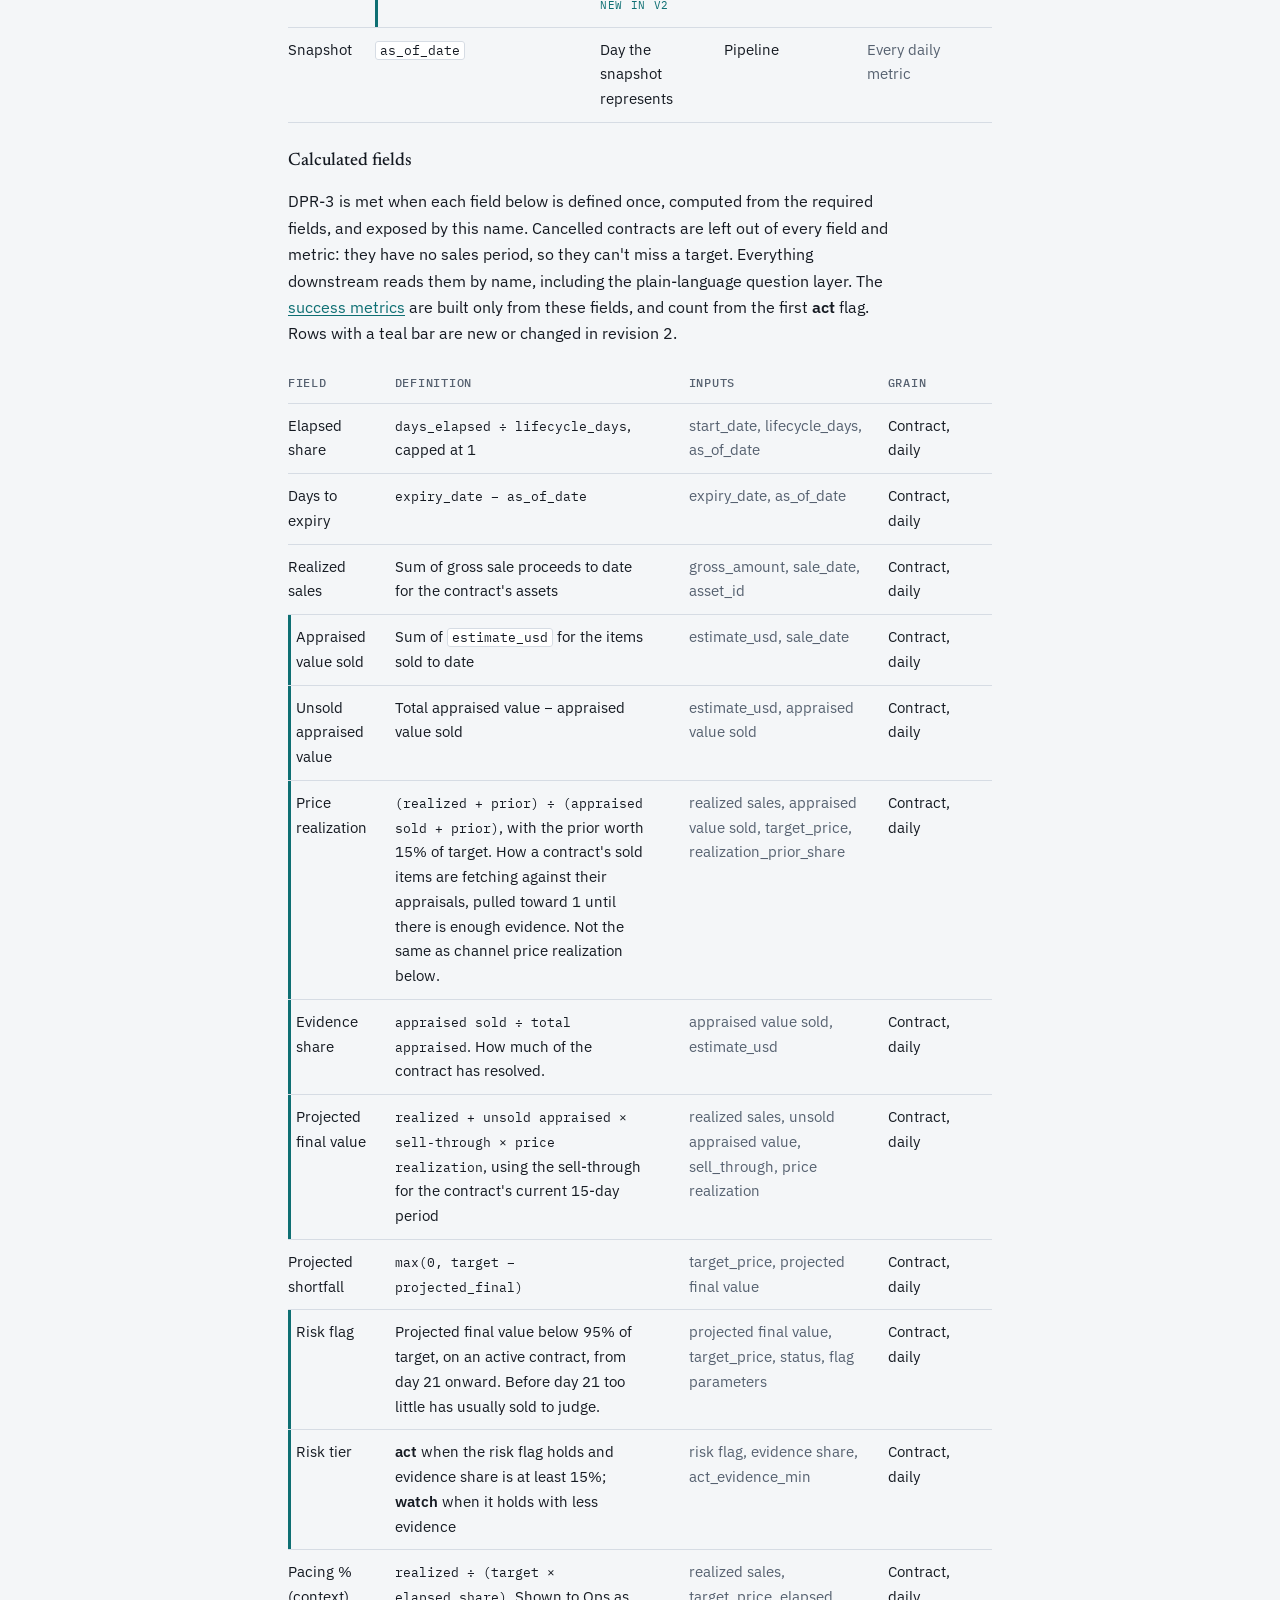
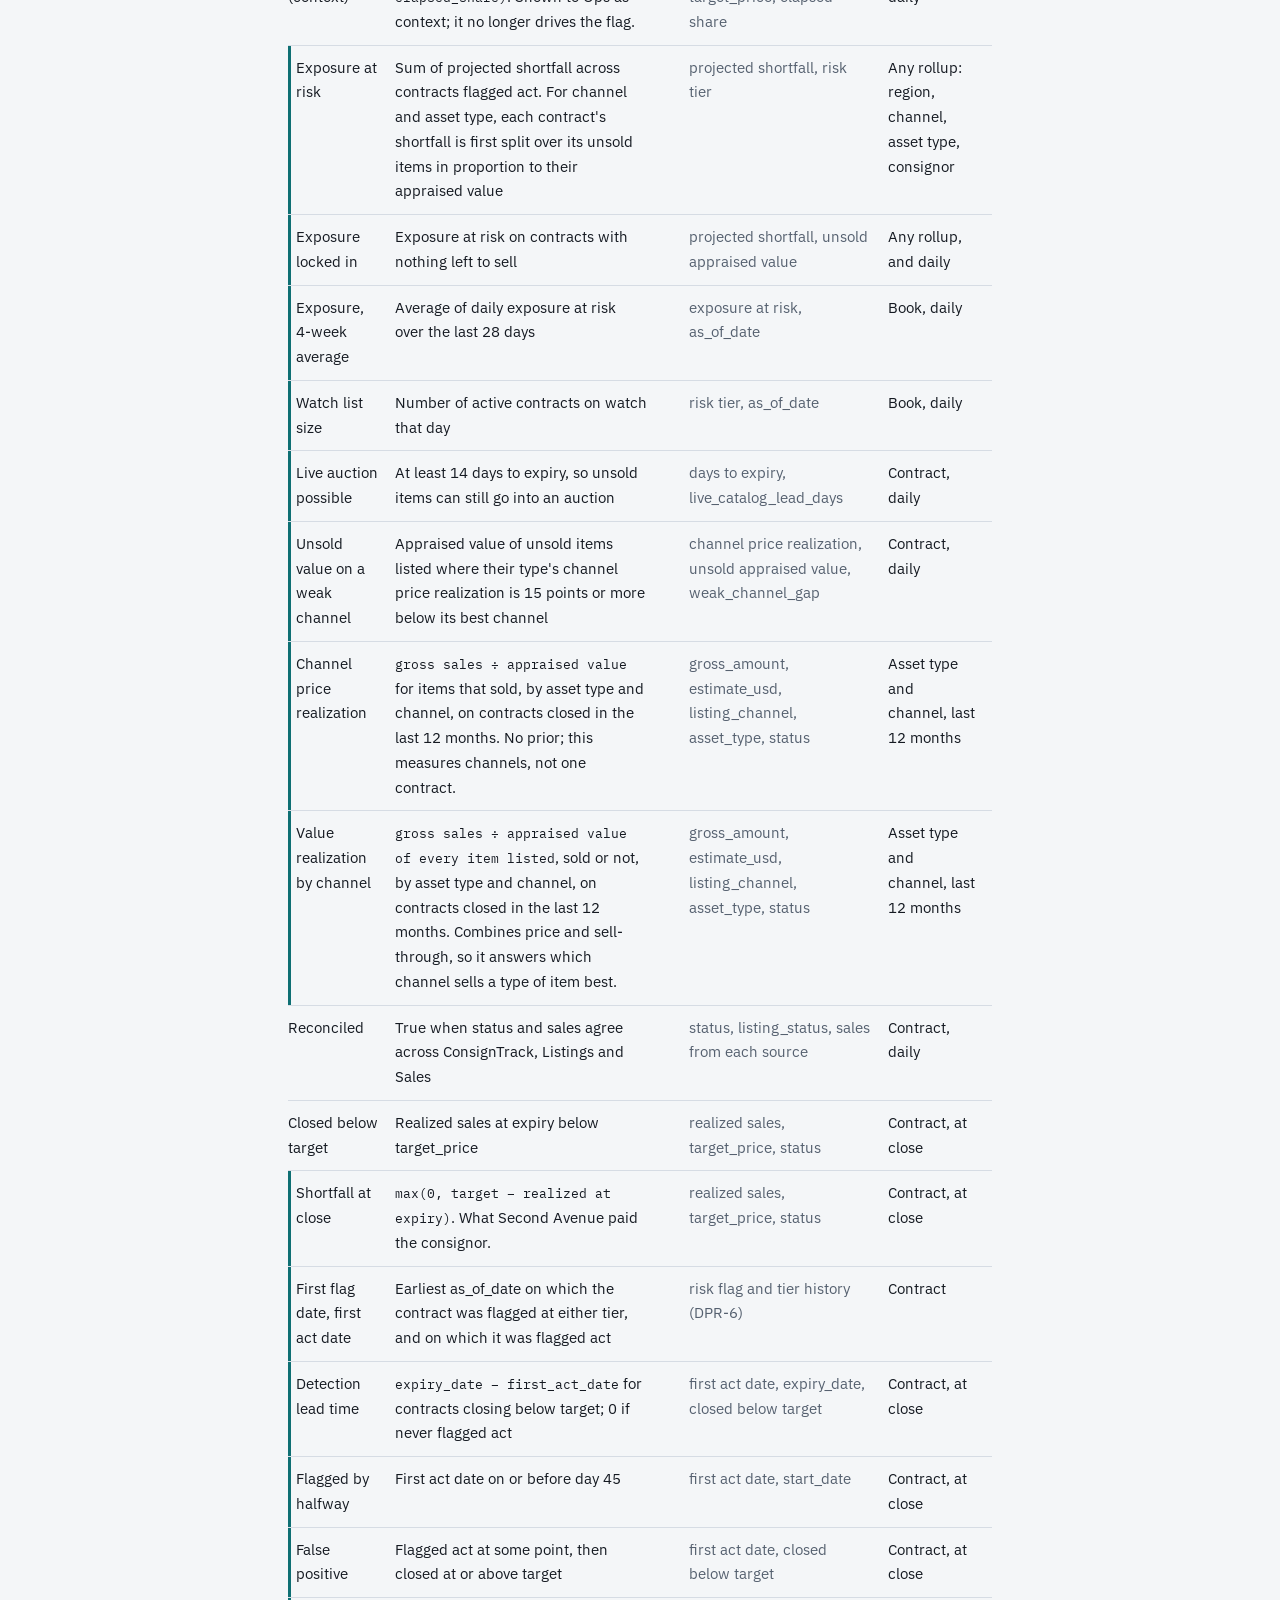
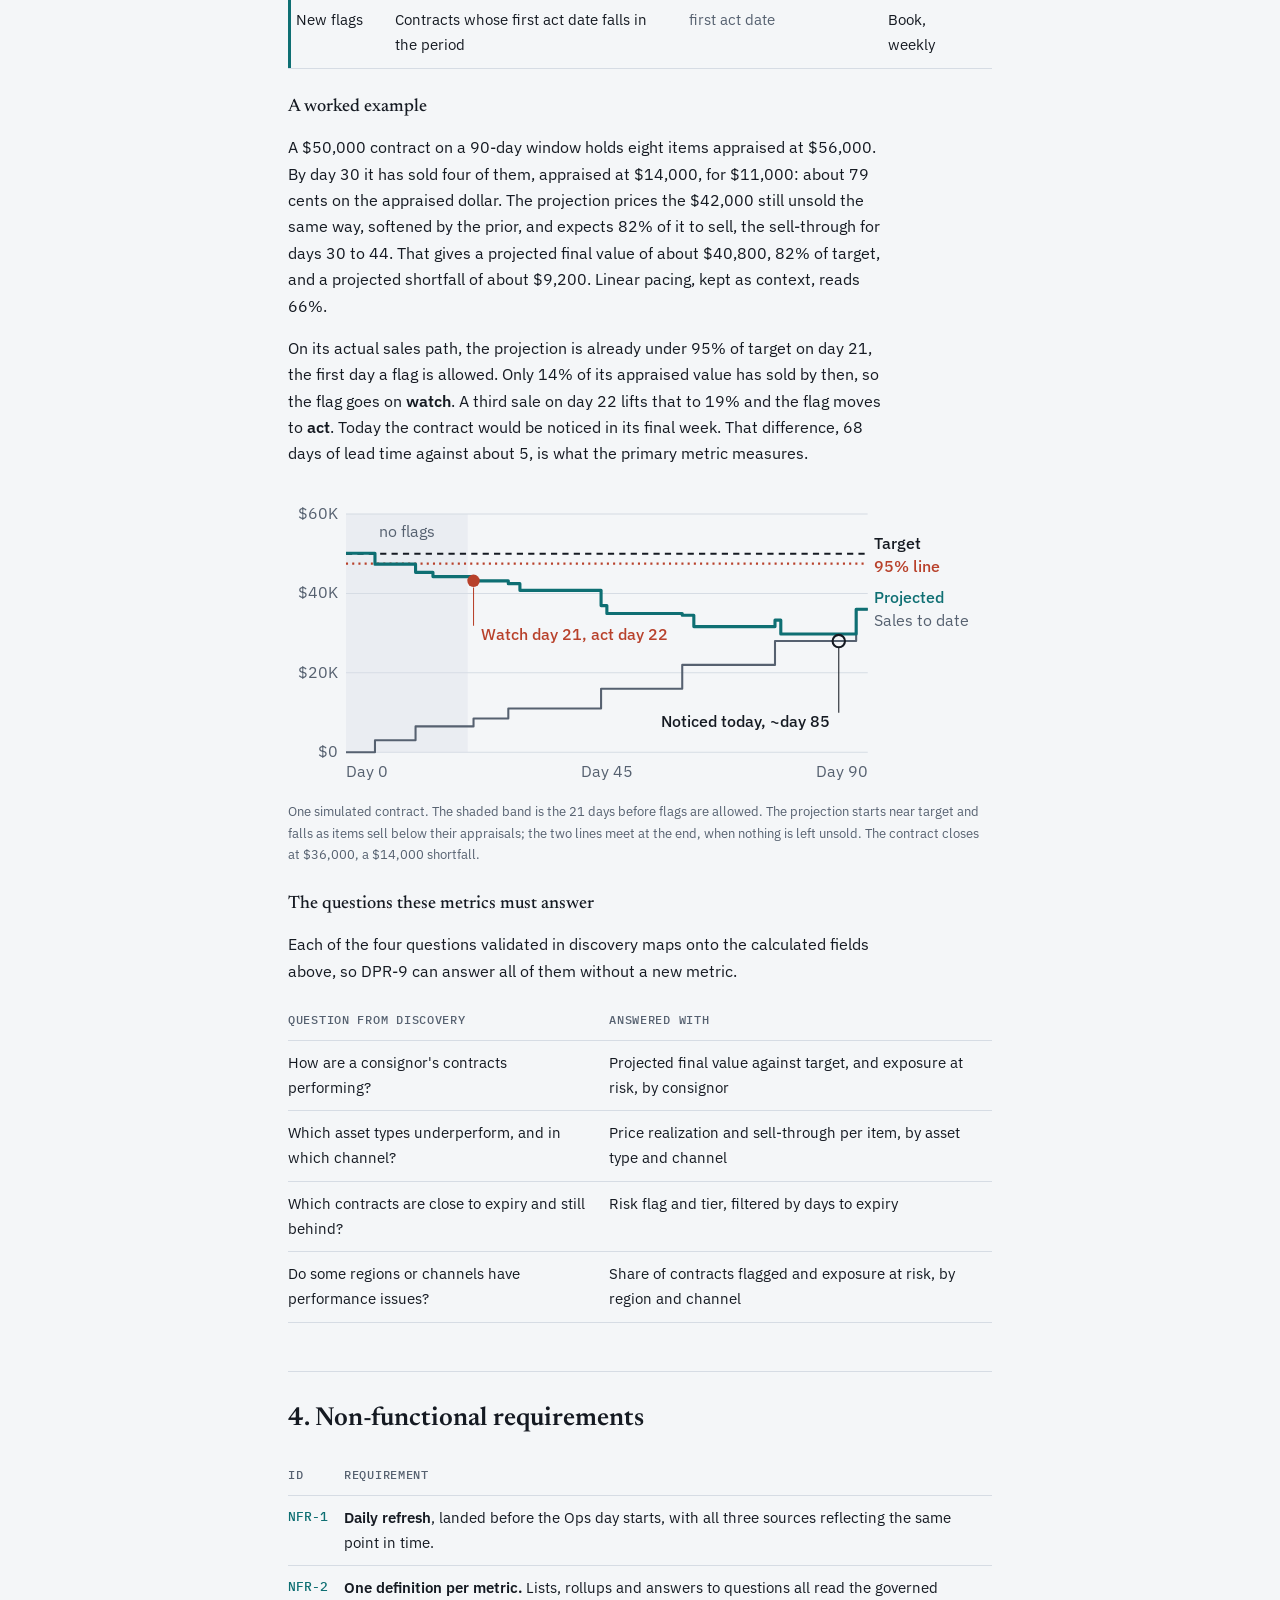
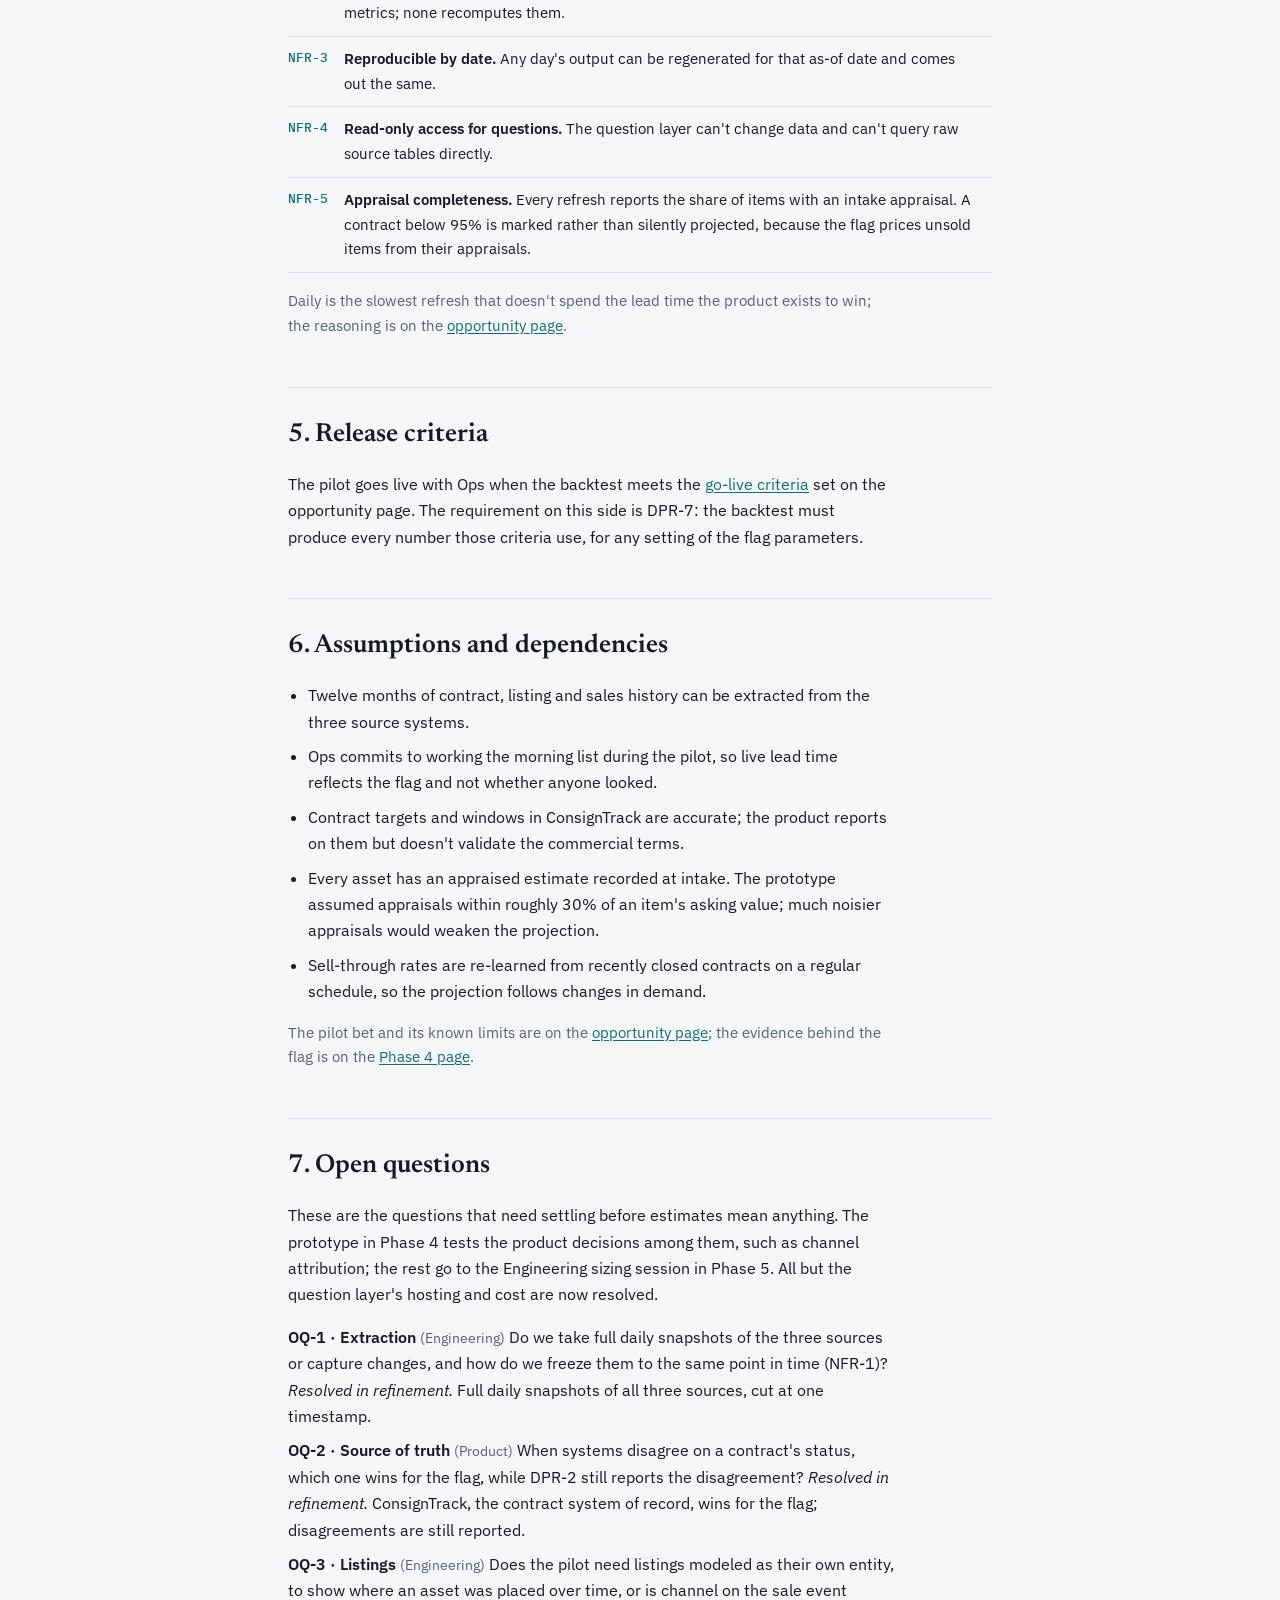
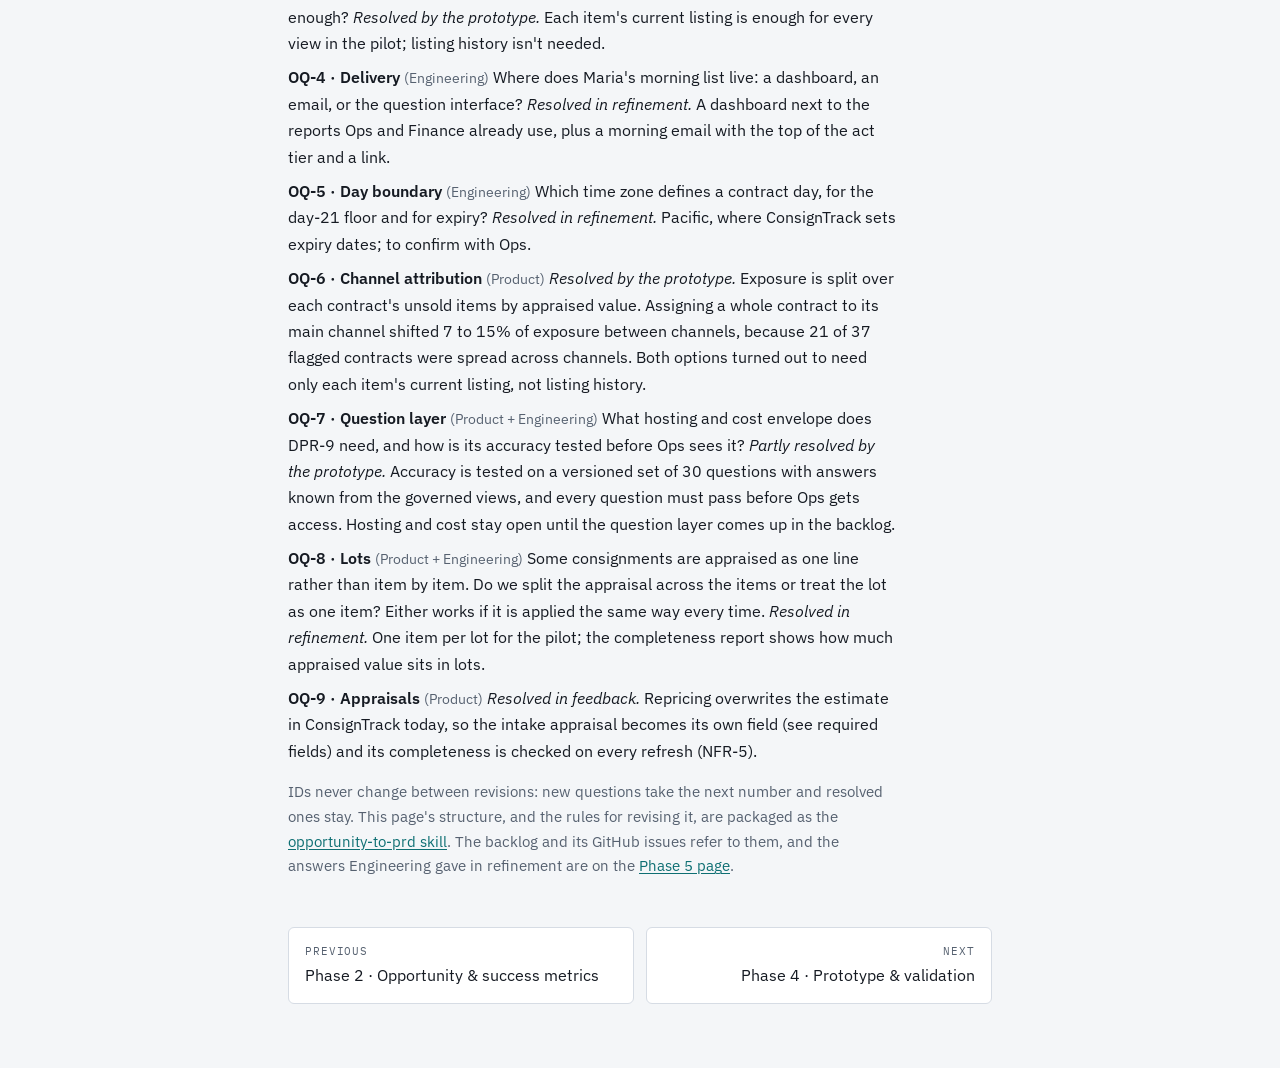
<file: docs/phase-3-metrics-scope.html>
<!doctype html>
<html lang="en">
<head>
<meta charset="utf-8">
<title>Moved | Second Avenue</title>
<meta http-equiv="refresh" content="0; url=phase-3-prd.html">
<link rel="canonical" href="phase-3-prd.html">
<style>body{font-family:system-ui,sans-serif;background:#F4F6F8;color:#151A22;padding:2rem 16px}@media (prefers-color-scheme:dark){body{background:#0E1319;color:#E7ECF2}a{color:#52C4C4}}</style>
</head>
<body>
<p>The success metrics now live on the <a href="phase-2-opportunity.html#metrics">opportunity page</a>, and scope and requirements on the <a href="phase-3-prd.html">PRD</a>.</p>
</body>
</html>
</file>
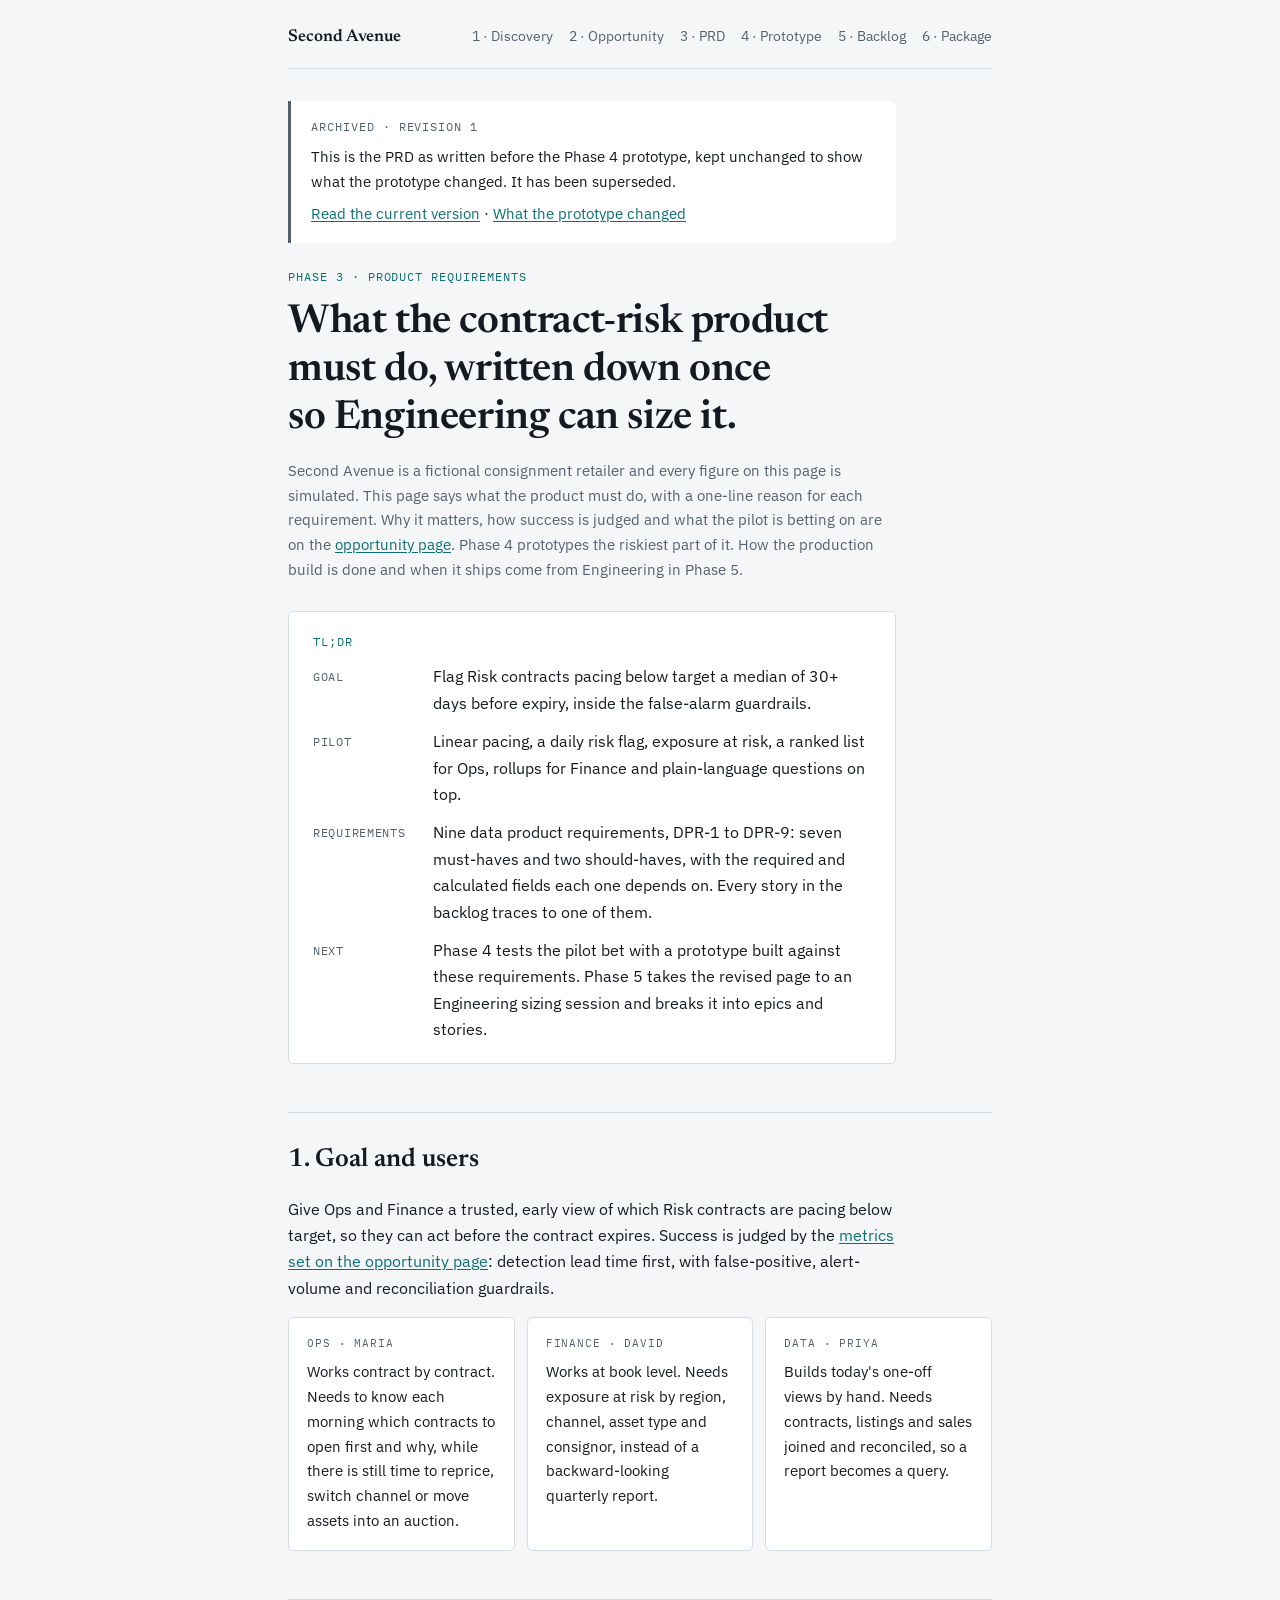
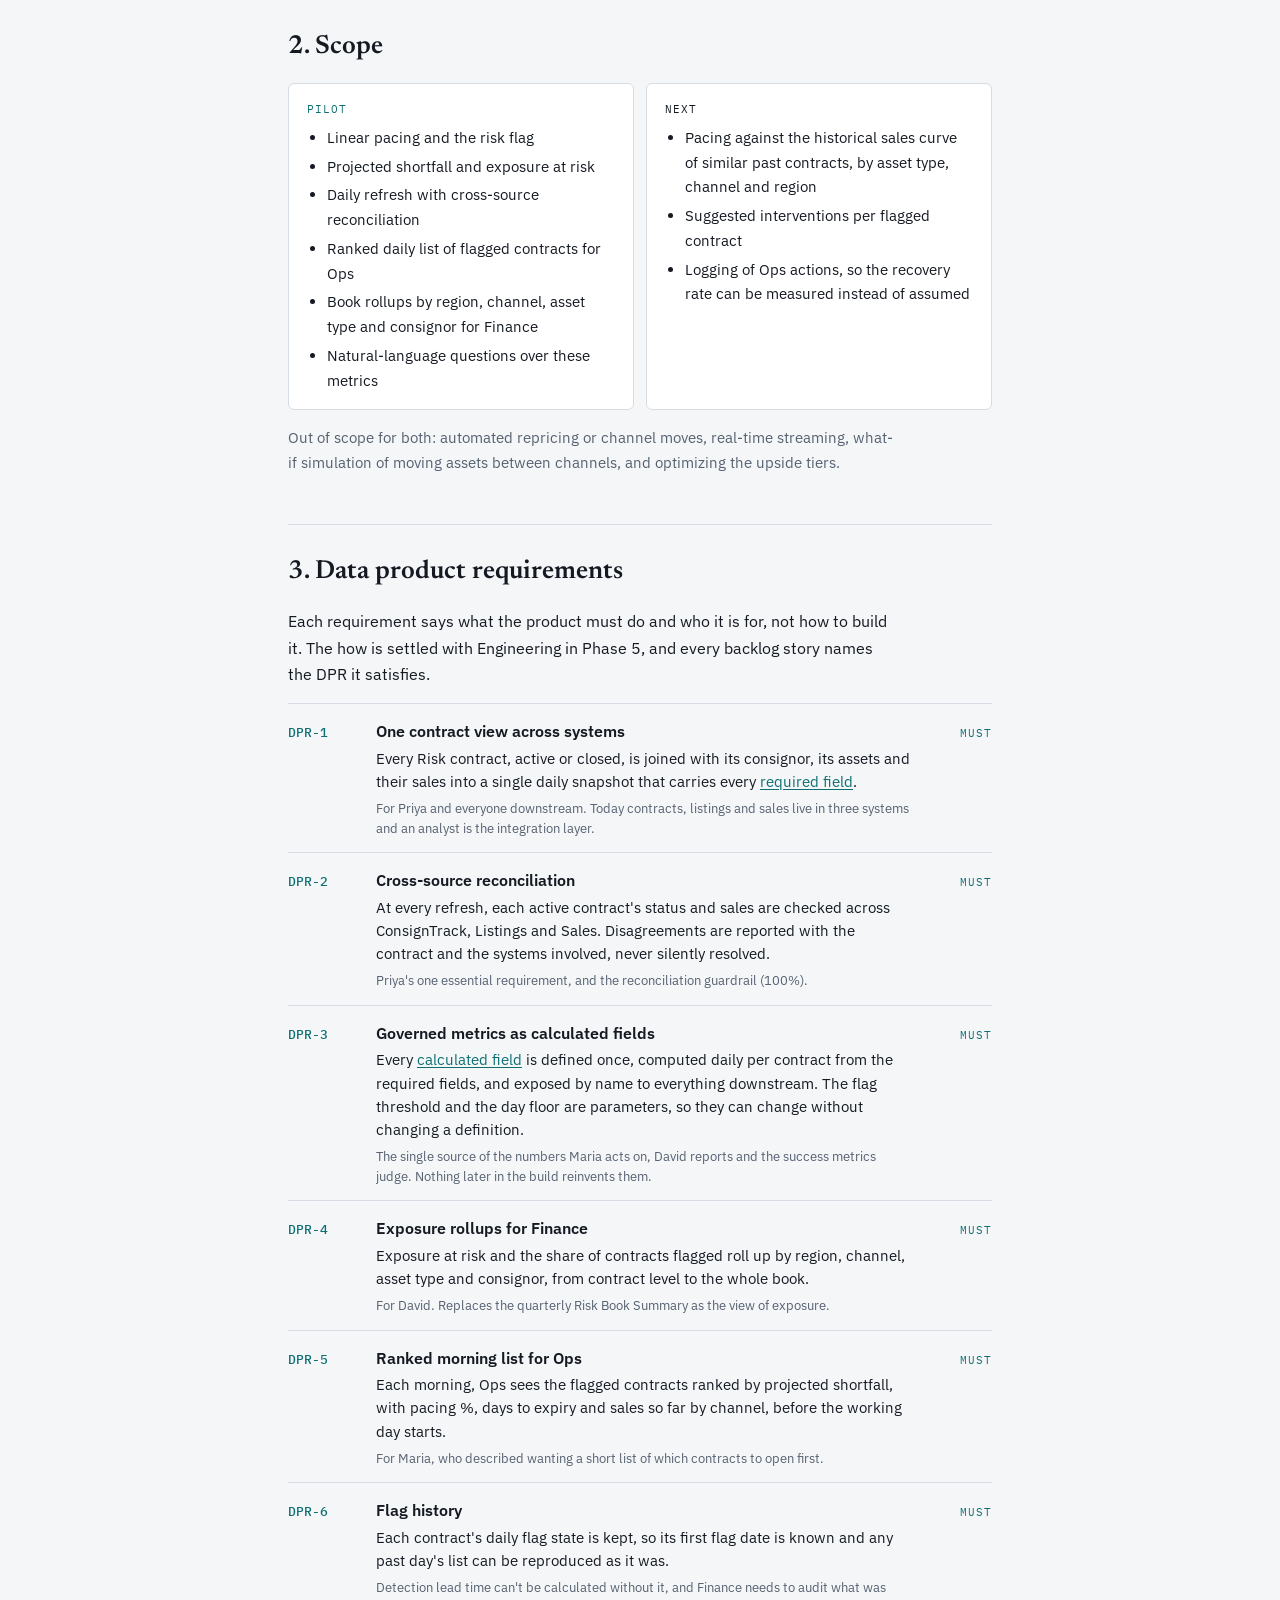
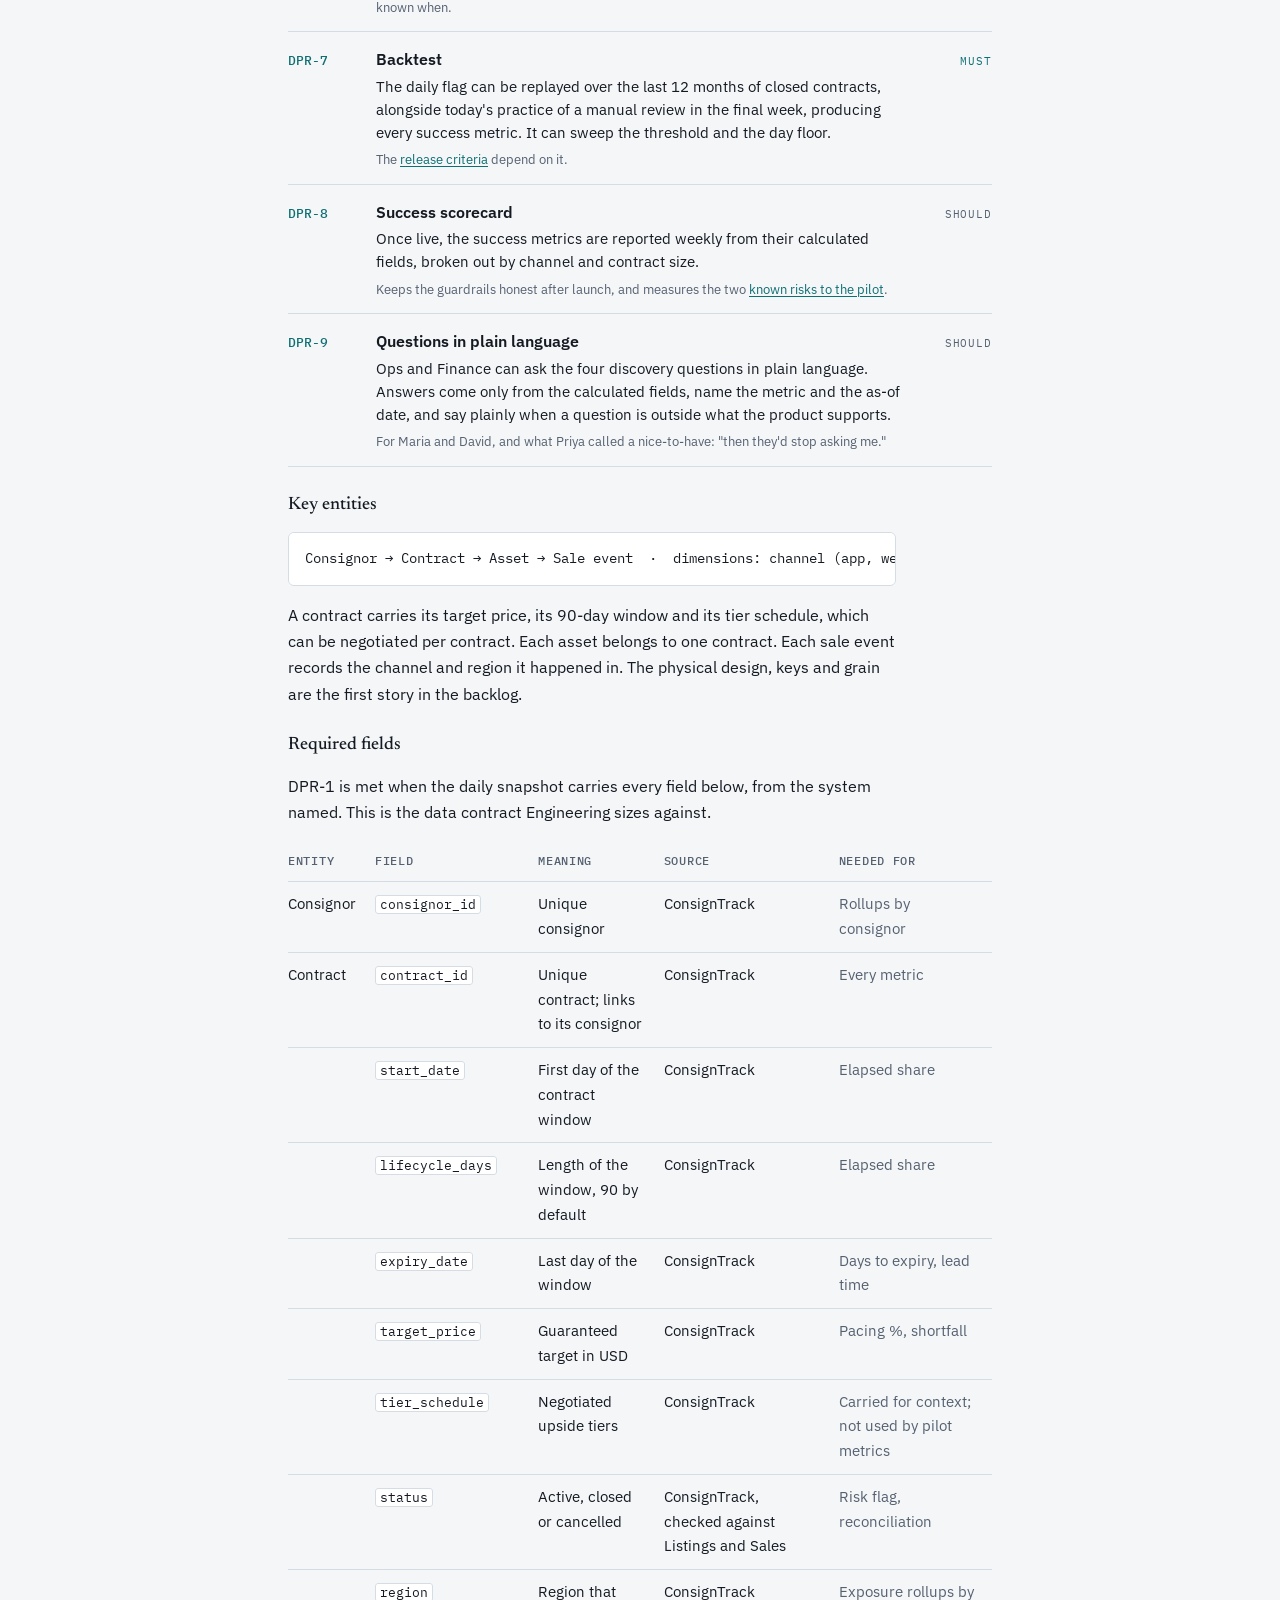
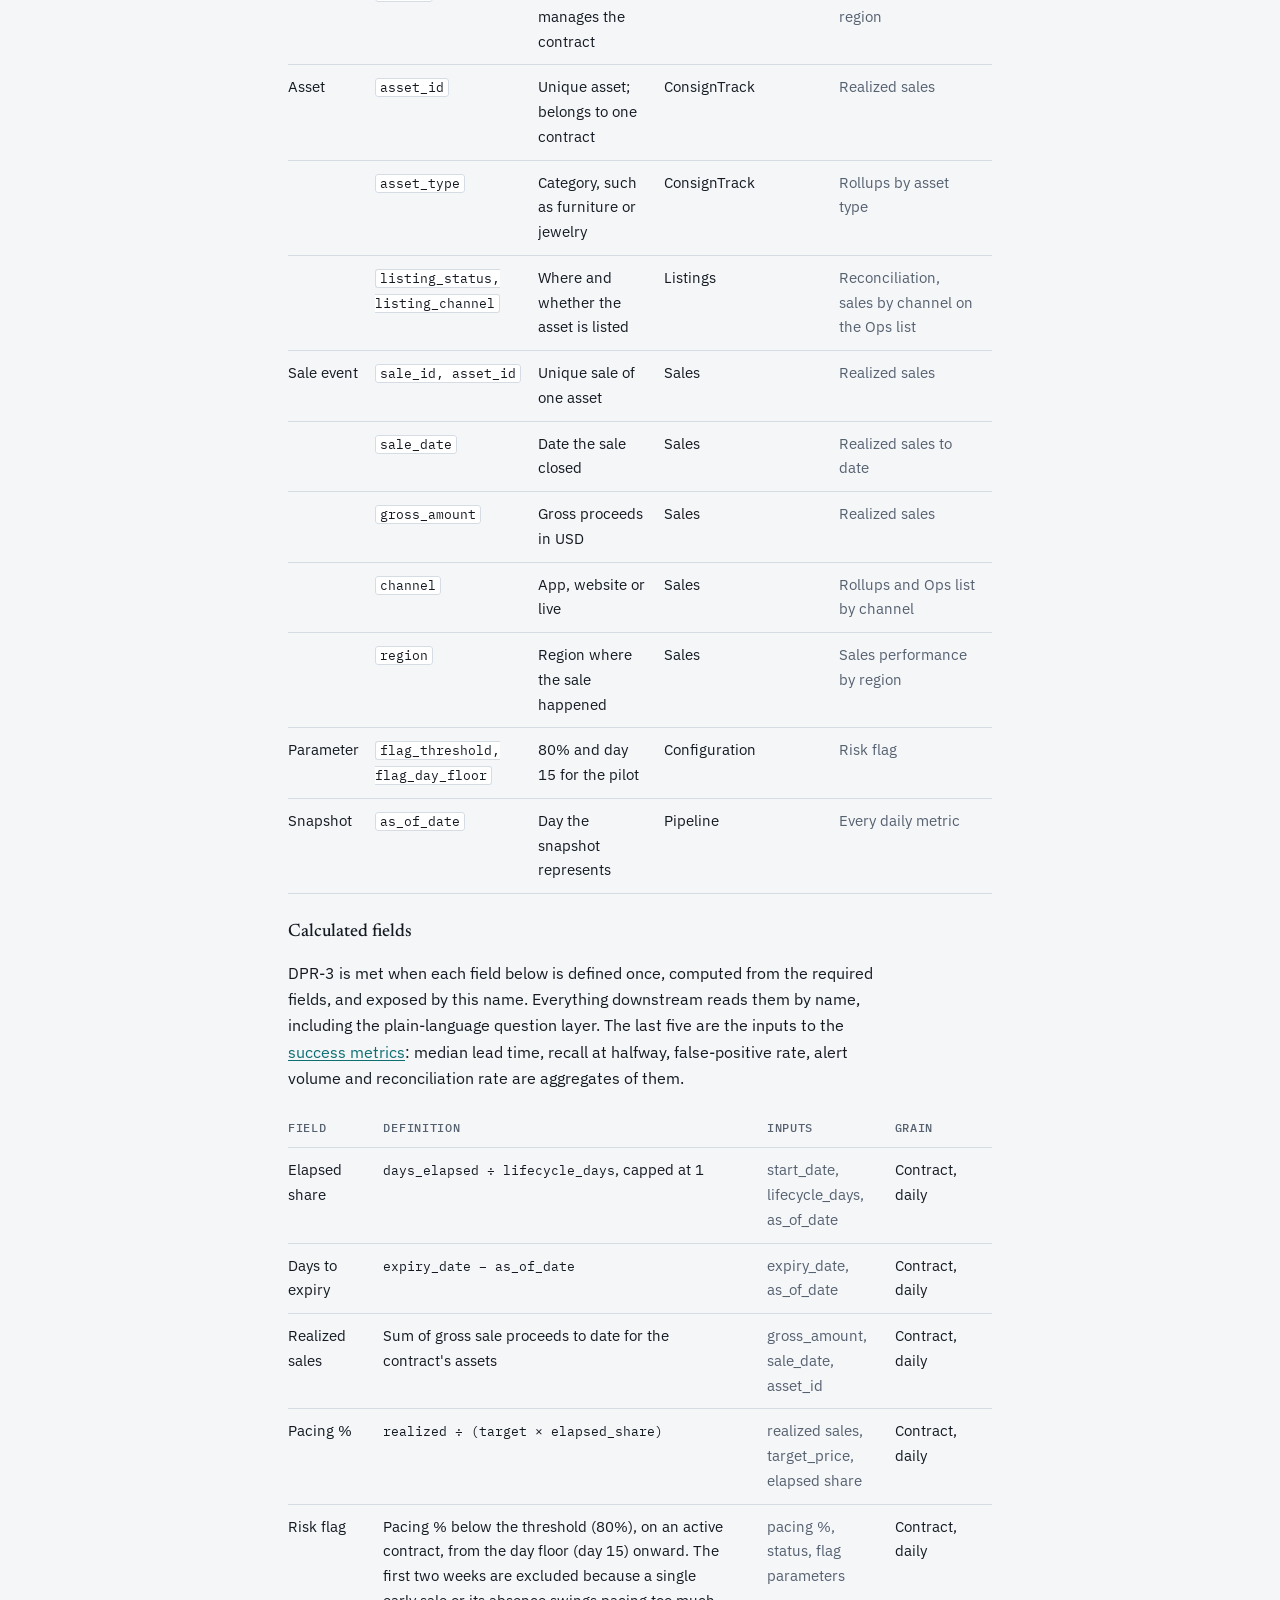
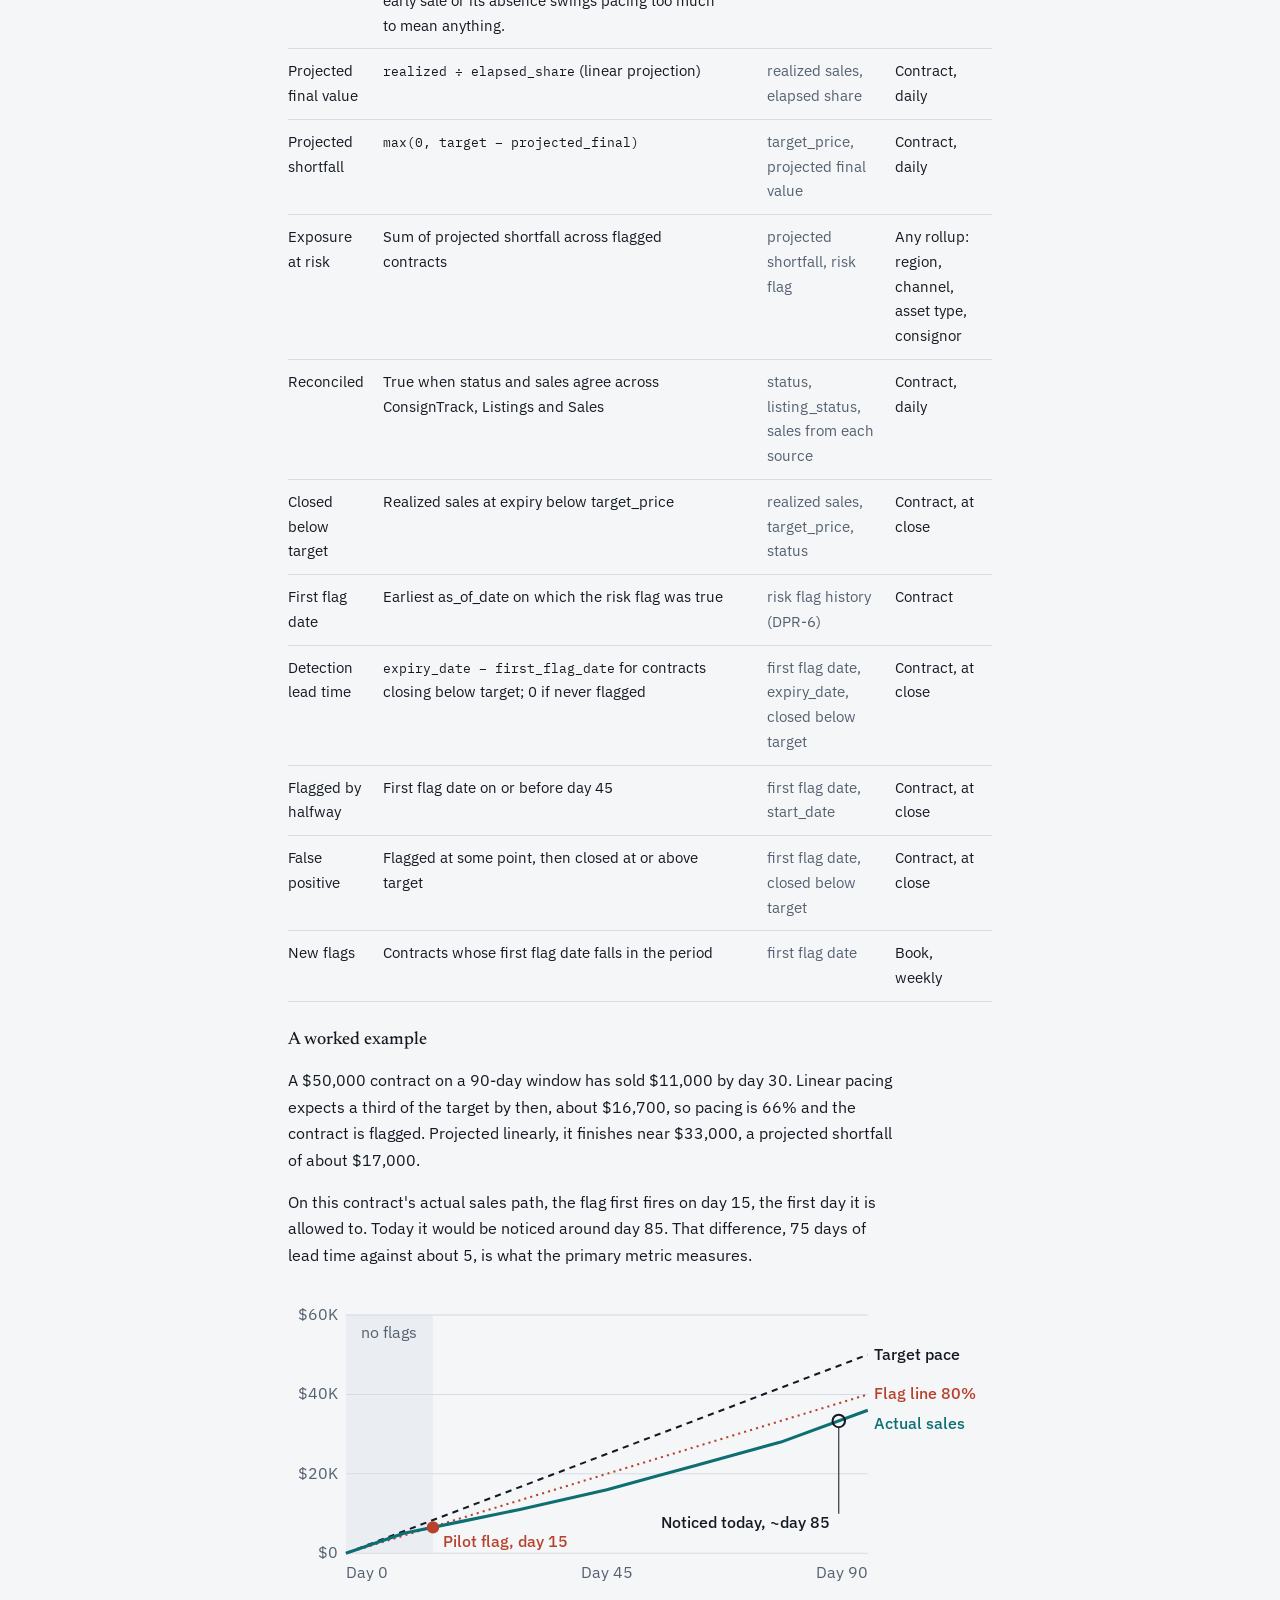
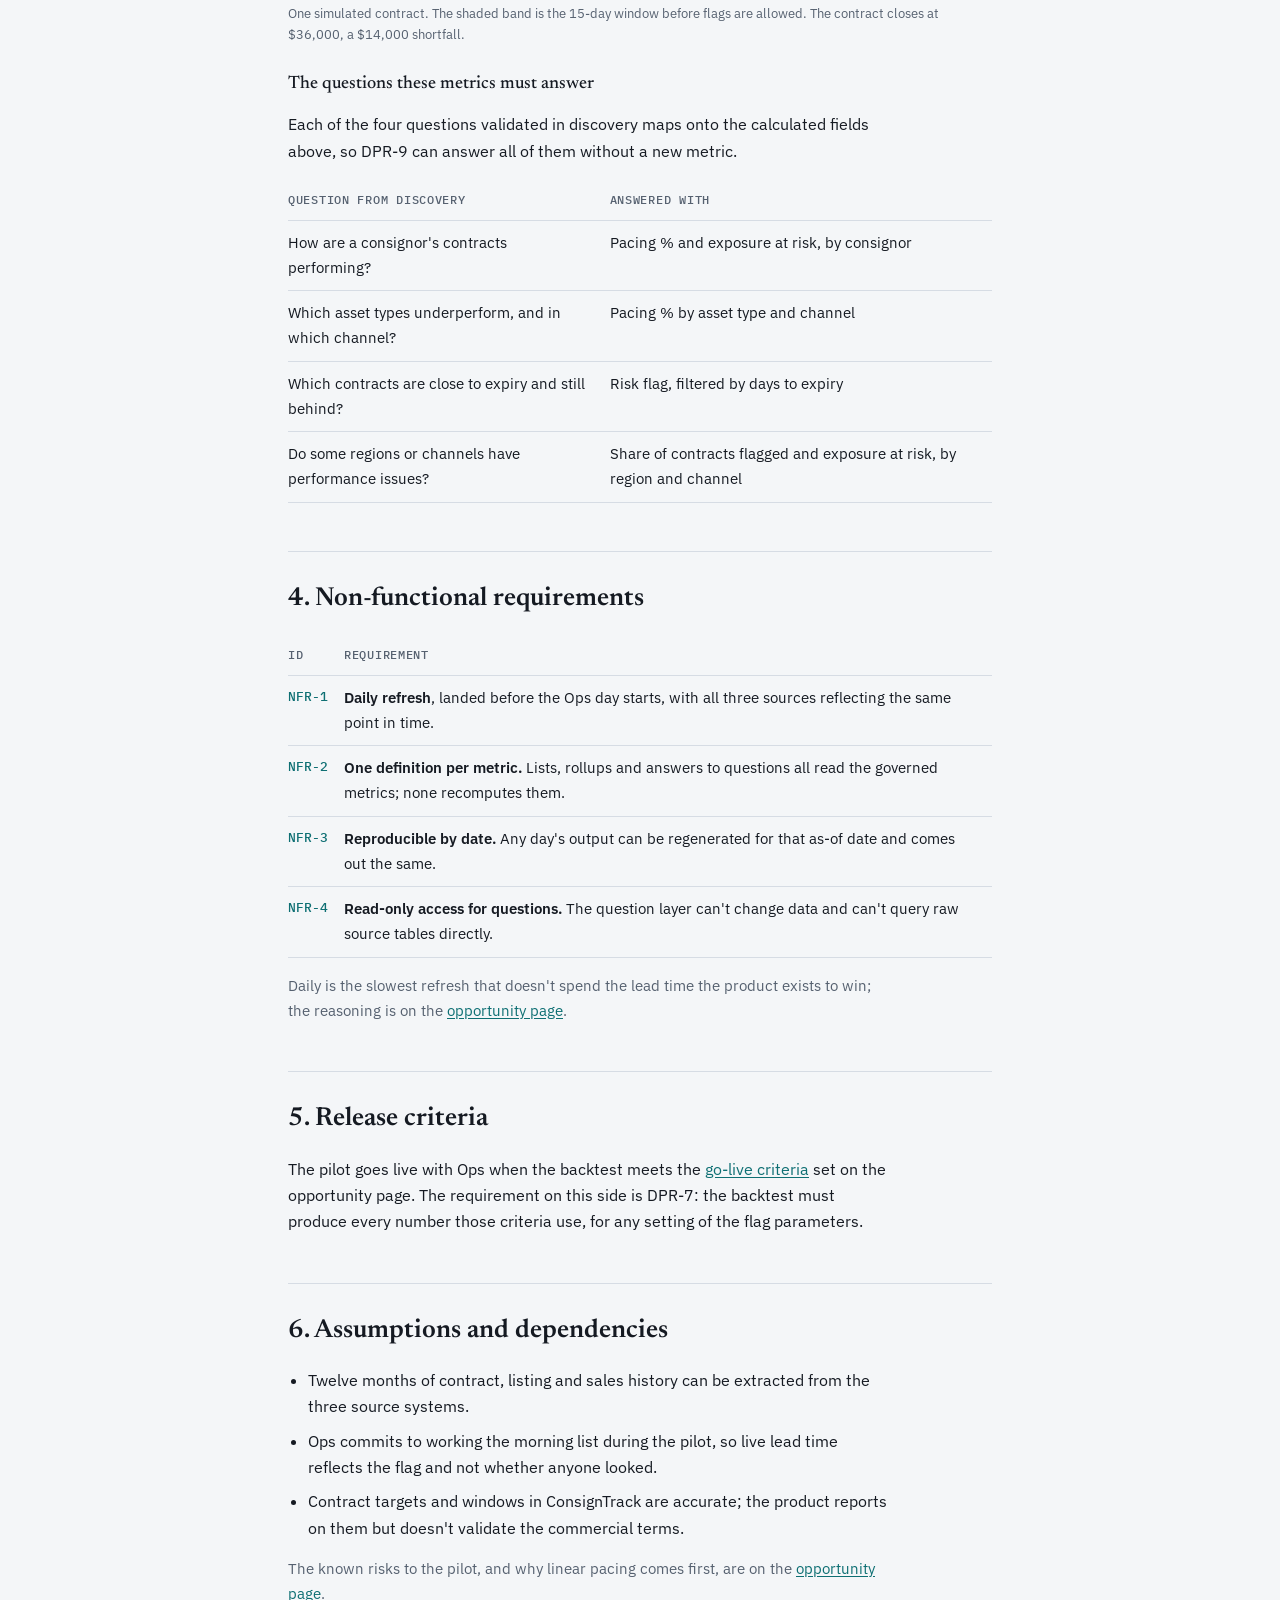
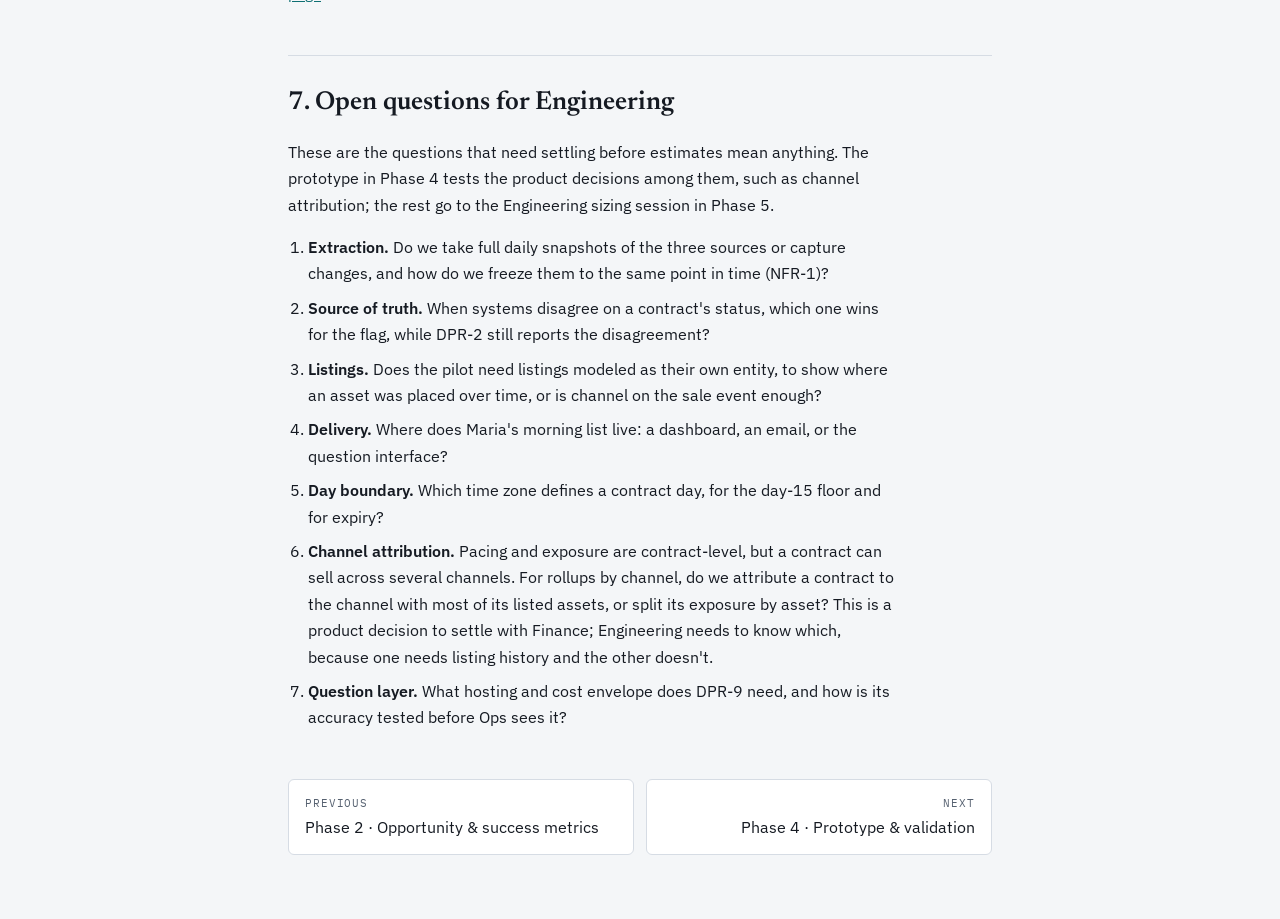
<file: docs/phase-3-prd-v1.html>
<!doctype html>
<html lang="en">
<head>
<meta charset="utf-8">
<meta name="viewport" content="width=device-width, initial-scale=1">
<meta name="robots" content="noindex">
<link rel="canonical" href="phase-3-prd.html">
<title>Phase 3 · Product requirements (revision 1, archived) | Second Avenue</title>
<meta name="description" content="Product requirements for Second Avenue's contract-risk data product: scope, numbered data product requirements, required and calculated fields, and open questions for Engineering.">
<link rel="preconnect" href="https://fonts.googleapis.com">
<link rel="preconnect" href="https://fonts.gstatic.com" crossorigin>
<link rel="stylesheet" href="https://fonts.googleapis.com/css2?family=IBM+Plex+Mono:wght@400;500&family=IBM+Plex+Sans:wght@400;500;600&family=Newsreader:opsz,wght@6..72,500;6..72,600&display=swap">
<link rel="stylesheet" href="assets/site.css">
<style>
/* Requirement list: ID in the left rail, priority on the right, trace underneath. */
.reqs { display: flex; flex-direction: column; border-top: 1px solid var(--rule); }
.req { display: grid; grid-template-columns: 4.5rem minmax(0, 1fr) 4rem; gap: 0.25rem 1rem; padding: 0.875rem 0; border-bottom: 1px solid var(--rule); align-items: baseline; }
.req .id { font-family: var(--font-mono); font-size: 0.8125rem; font-weight: 500; color: var(--accent); white-space: nowrap; }
.req .name { font-weight: 600; }
.req .def { display: block; font-size: 0.9375rem; line-height: 1.55; margin-top: 0.125rem; }
.req .trace { display: block; font-size: 0.8125rem; color: var(--muted); line-height: 1.5; margin-top: 0.375rem; }
.req .pri { font-family: var(--font-mono); font-size: 0.6875rem; letter-spacing: 0.08em; text-transform: uppercase; text-align: right; color: var(--muted); }
.req .pri.must { color: var(--accent); }
@media (max-width: 34rem) {
  .req { grid-template-columns: minmax(0, 1fr) auto; }
  .req .body { grid-column: 1 / -1; grid-row: 2; }
}
.users { display: grid; grid-template-columns: repeat(auto-fit, minmax(13rem, 1fr)); gap: 0.75rem; }
.entities { font-family: var(--font-mono); font-size: 0.875rem; background: var(--surface); border: 1px solid var(--rule); border-radius: 6px; padding: 0.875rem 1rem; overflow-x: auto; white-space: nowrap; }
.formula { font-family: var(--font-mono); font-size: 0.8125rem; white-space: nowrap; }
.chart text { font-family: var(--font-body); font-size: 15px; fill: var(--muted); }
.chart .lbl { fill: var(--fg); font-weight: 500; }
.chart .lbl-risk { fill: var(--risk); font-weight: 500; }
.chart .lbl-accent { fill: var(--accent); font-weight: 500; }
.scope .tag.in { color: var(--accent); }
.scope .tag.next { color: var(--fg); }
td.id { font-family: var(--font-mono); font-size: 0.8125rem; font-weight: 500; color: var(--accent); white-space: nowrap; }
</style>
</head>
<body>
<main class="page">
  <nav class="sitenav" aria-label="Case study">
    <a class="home" href="index.html">Second Avenue</a>
    <a href="phase-1-discovery.html">1 · Discovery</a>
    <a href="phase-2-opportunity.html">2 · Opportunity</a>
    <a href="phase-3-prd.html">3 · PRD</a>
    <a href="phase-4-prototype.html">4 · Prototype</a>
    <a href="phase-5-backlog-roadmap.html">5 · Backlog</a>
    <a href="phase-6-package.html">6 · Package</a>
  </nav>


  <aside class="revision archived" aria-labelledby="arch-h">
    <p class="label" id="arch-h">Archived · revision 1</p>
    <p>This is the PRD as written before the Phase 4 prototype, kept unchanged to show what the prototype changed. It has been superseded.</p>
    <p><a href="phase-3-prd.html">Read the current version</a> · <a href="phase-4-prototype.html#changed">What the prototype changed</a></p>
  </aside>

  <header>
    <p class="eyebrow">Phase 3 · Product requirements</p>
    <h1>What the contract-risk product must do, written down once so Engineering can size it.</h1>
    <p class="note">Second Avenue is a fictional consignment retailer and every figure on this page is simulated. This page says what the product must do, with a one-line reason for each requirement. Why it matters, how success is judged and what the pilot is betting on are on the <a href="phase-2-opportunity-v1.html">opportunity page</a>. Phase 4 prototypes the riskiest part of it. How the production build is done and when it ships come from Engineering in Phase 5.</p>
  </header>

  <aside class="tldr" aria-labelledby="tldr-h">
    <p class="label" id="tldr-h">TL;DR</p>
    <dl>
      <dt>Goal</dt>
      <dd>Flag Risk contracts pacing below target a median of 30+ days before expiry, inside the false-alarm guardrails.</dd>
      <dt>Pilot</dt>
      <dd>Linear pacing, a daily risk flag, exposure at risk, a ranked list for Ops, rollups for Finance and plain-language questions on top.</dd>
      <dt>Requirements</dt>
      <dd>Nine data product requirements, DPR-1 to DPR-9: seven must-haves and two should-haves, with the required and calculated fields each one depends on. Every story in the backlog traces to one of them.</dd>
      <dt>Next</dt>
      <dd>Phase 4 tests the pilot bet with a prototype built against these requirements. Phase 5 takes the revised page to an Engineering sizing session and breaks it into epics and stories.</dd>
    </dl>
  </aside>

  <section class="section" aria-labelledby="users">
    <h2 id="users">1. Goal and users</h2>
    <p>Give Ops and Finance a trusted, early view of which Risk contracts are pacing below target, so they can act before the contract expires. Success is judged by the <a href="phase-2-opportunity-v1.html#metrics">metrics set on the opportunity page</a>: detection lead time first, with false-positive, alert-volume and reconciliation guardrails.</p>
    <div class="users">
      <article class="card">
        <span class="tag">Ops · Maria</span>
        <p>Works contract by contract. Needs to know each morning which contracts to open first and why, while there is still time to reprice, switch channel or move assets into an auction.</p>
      </article>
      <article class="card">
        <span class="tag">Finance · David</span>
        <p>Works at book level. Needs exposure at risk by region, channel, asset type and consignor, instead of a backward-looking quarterly report.</p>
      </article>
      <article class="card">
        <span class="tag">Data · Priya</span>
        <p>Builds today's one-off views by hand. Needs contracts, listings and sales joined and reconciled, so a report becomes a query.</p>
      </article>
    </div>
  </section>

  <section class="section" aria-labelledby="scope">
    <h2 id="scope">2. Scope</h2>
    <div class="cards scope">
      <article class="card">
        <span class="tag in">Pilot</span>
        <ul>
          <li>Linear pacing and the risk flag</li>
          <li>Projected shortfall and exposure at risk</li>
          <li>Daily refresh with cross-source reconciliation</li>
          <li>Ranked daily list of flagged contracts for Ops</li>
          <li>Book rollups by region, channel, asset type and consignor for Finance</li>
          <li>Natural-language questions over these metrics</li>
        </ul>
      </article>
      <article class="card">
        <span class="tag next">Next</span>
        <ul>
          <li>Pacing against the historical sales curve of similar past contracts, by asset type, channel and region</li>
          <li>Suggested interventions per flagged contract</li>
          <li>Logging of Ops actions, so the recovery rate can be measured instead of assumed</li>
        </ul>
      </article>
    </div>
    <p class="note" style="margin-top:0">Out of scope for both: automated repricing or channel moves, real-time streaming, what-if simulation of moving assets between channels, and optimizing the upside tiers.</p>
  </section>

  <section class="section" aria-labelledby="dpr">
    <h2 id="dpr">3. Data product requirements</h2>
    <p>Each requirement says what the product must do and who it is for, not how to build it. The how is settled with Engineering in Phase 5, and every backlog story names the DPR it satisfies.</p>

    <div class="reqs" role="list">
      <div class="req" role="listitem" id="dpr-1">
        <span class="id">DPR-1</span>
        <div class="body"><span class="name">One contract view across systems</span><span class="def">Every Risk contract, active or closed, is joined with its consignor, its assets and their sales into a single daily snapshot that carries every <a href="#fields">required field</a>.</span><span class="trace">For Priya and everyone downstream. Today contracts, listings and sales live in three systems and an analyst is the integration layer.</span></div>
        <span class="pri must">Must</span>
      </div>
      <div class="req" role="listitem" id="dpr-2">
        <span class="id">DPR-2</span>
        <div class="body"><span class="name">Cross-source reconciliation</span><span class="def">At every refresh, each active contract's status and sales are checked across ConsignTrack, Listings and Sales. Disagreements are reported with the contract and the systems involved, never silently resolved.</span><span class="trace">Priya's one essential requirement, and the reconciliation guardrail (100%).</span></div>
        <span class="pri must">Must</span>
      </div>
      <div class="req" role="listitem" id="dpr-3">
        <span class="id">DPR-3</span>
        <div class="body"><span class="name">Governed metrics as calculated fields</span><span class="def">Every <a href="#calculated">calculated field</a> is defined once, computed daily per contract from the required fields, and exposed by name to everything downstream. The flag threshold and the day floor are parameters, so they can change without changing a definition.</span><span class="trace">The single source of the numbers Maria acts on, David reports and the success metrics judge. Nothing later in the build reinvents them.</span></div>
        <span class="pri must">Must</span>
      </div>
      <div class="req" role="listitem" id="dpr-4">
        <span class="id">DPR-4</span>
        <div class="body"><span class="name">Exposure rollups for Finance</span><span class="def">Exposure at risk and the share of contracts flagged roll up by region, channel, asset type and consignor, from contract level to the whole book.</span><span class="trace">For David. Replaces the quarterly Risk Book Summary as the view of exposure.</span></div>
        <span class="pri must">Must</span>
      </div>
      <div class="req" role="listitem" id="dpr-5">
        <span class="id">DPR-5</span>
        <div class="body"><span class="name">Ranked morning list for Ops</span><span class="def">Each morning, Ops sees the flagged contracts ranked by projected shortfall, with pacing %, days to expiry and sales so far by channel, before the working day starts.</span><span class="trace">For Maria, who described wanting a short list of which contracts to open first.</span></div>
        <span class="pri must">Must</span>
      </div>
      <div class="req" role="listitem" id="dpr-6">
        <span class="id">DPR-6</span>
        <div class="body"><span class="name">Flag history</span><span class="def">Each contract's daily flag state is kept, so its first flag date is known and any past day's list can be reproduced as it was.</span><span class="trace">Detection lead time can't be calculated without it, and Finance needs to audit what was known when.</span></div>
        <span class="pri must">Must</span>
      </div>
      <div class="req" role="listitem" id="dpr-7">
        <span class="id">DPR-7</span>
        <div class="body"><span class="name">Backtest</span><span class="def">The daily flag can be replayed over the last 12 months of closed contracts, alongside today's practice of a manual review in the final week, producing every success metric. It can sweep the threshold and the day floor.</span><span class="trace">The <a href="#release">release criteria</a> depend on it.</span></div>
        <span class="pri must">Must</span>
      </div>
      <div class="req" role="listitem" id="dpr-8">
        <span class="id">DPR-8</span>
        <div class="body"><span class="name">Success scorecard</span><span class="def">Once live, the success metrics are reported weekly from their calculated fields, broken out by channel and contract size.</span><span class="trace">Keeps the guardrails honest after launch, and measures the two <a href="phase-2-opportunity-v1.html#pilot-risks">known risks to the pilot</a>.</span></div>
        <span class="pri">Should</span>
      </div>
      <div class="req" role="listitem" id="dpr-9">
        <span class="id">DPR-9</span>
        <div class="body"><span class="name">Questions in plain language</span><span class="def">Ops and Finance can ask the four discovery questions in plain language. Answers come only from the calculated fields, name the metric and the as-of date, and say plainly when a question is outside what the product supports.</span><span class="trace">For Maria and David, and what Priya called a nice-to-have: "then they'd stop asking me."</span></div>
        <span class="pri">Should</span>
      </div>
    </div>

    <h3>Key entities</h3>
    <p class="entities">Consignor → Contract → Asset → Sale event &nbsp;·&nbsp; dimensions: channel (app, website, live), region</p>
    <p>A contract carries its target price, its 90-day window and its tier schedule, which can be negotiated per contract. Each asset belongs to one contract. Each sale event records the channel and region it happened in. The physical design, keys and grain are the first story in the backlog.</p>

    <h3 id="fields">Required fields</h3>
    <p>DPR-1 is met when the daily snapshot carries every field below, from the system named. This is the data contract Engineering sizes against.</p>
    <div class="scroll">
      <table>
        <thead><tr><th>Entity</th><th>Field</th><th>Meaning</th><th>Source</th><th class="how">Needed for</th></tr></thead>
        <tbody>
          <tr><td>Consignor</td><td><code>consignor_id</code></td><td>Unique consignor</td><td>ConsignTrack</td><td class="how">Rollups by consignor</td></tr>
          <tr><td>Contract</td><td><code>contract_id</code></td><td>Unique contract; links to its consignor</td><td>ConsignTrack</td><td class="how">Every metric</td></tr>
          <tr><td></td><td><code>start_date</code></td><td>First day of the contract window</td><td>ConsignTrack</td><td class="how">Elapsed share</td></tr>
          <tr><td></td><td><code>lifecycle_days</code></td><td>Length of the window, 90 by default</td><td>ConsignTrack</td><td class="how">Elapsed share</td></tr>
          <tr><td></td><td><code>expiry_date</code></td><td>Last day of the window</td><td>ConsignTrack</td><td class="how">Days to expiry, lead time</td></tr>
          <tr><td></td><td><code>target_price</code></td><td>Guaranteed target in USD</td><td>ConsignTrack</td><td class="how">Pacing %, shortfall</td></tr>
          <tr><td></td><td><code>tier_schedule</code></td><td>Negotiated upside tiers</td><td>ConsignTrack</td><td class="how">Carried for context; not used by pilot metrics</td></tr>
          <tr><td></td><td><code>status</code></td><td>Active, closed or cancelled</td><td>ConsignTrack, checked against Listings and Sales</td><td class="how">Risk flag, reconciliation</td></tr>
          <tr><td></td><td><code>region</code></td><td>Region that manages the contract</td><td>ConsignTrack</td><td class="how">Exposure rollups by region</td></tr>
          <tr><td>Asset</td><td><code>asset_id</code></td><td>Unique asset; belongs to one contract</td><td>ConsignTrack</td><td class="how">Realized sales</td></tr>
          <tr><td></td><td><code>asset_type</code></td><td>Category, such as furniture or jewelry</td><td>ConsignTrack</td><td class="how">Rollups by asset type</td></tr>
          <tr><td></td><td><code>listing_status, listing_channel</code></td><td>Where and whether the asset is listed</td><td>Listings</td><td class="how">Reconciliation, sales by channel on the Ops list</td></tr>
          <tr><td>Sale event</td><td><code>sale_id, asset_id</code></td><td>Unique sale of one asset</td><td>Sales</td><td class="how">Realized sales</td></tr>
          <tr><td></td><td><code>sale_date</code></td><td>Date the sale closed</td><td>Sales</td><td class="how">Realized sales to date</td></tr>
          <tr><td></td><td><code>gross_amount</code></td><td>Gross proceeds in USD</td><td>Sales</td><td class="how">Realized sales</td></tr>
          <tr><td></td><td><code>channel</code></td><td>App, website or live</td><td>Sales</td><td class="how">Rollups and Ops list by channel</td></tr>
          <tr><td></td><td><code>region</code></td><td>Region where the sale happened</td><td>Sales</td><td class="how">Sales performance by region</td></tr>
          <tr><td>Parameter</td><td><code>flag_threshold, flag_day_floor</code></td><td>80% and day 15 for the pilot</td><td>Configuration</td><td class="how">Risk flag</td></tr>
          <tr><td>Snapshot</td><td><code>as_of_date</code></td><td>Day the snapshot represents</td><td>Pipeline</td><td class="how">Every daily metric</td></tr>
        </tbody>
      </table>
    </div>

    <h3 id="calculated">Calculated fields</h3>
    <p>DPR-3 is met when each field below is defined once, computed from the required fields, and exposed by this name. Everything downstream reads them by name, including the plain-language question layer. The last five are the inputs to the <a href="phase-2-opportunity-v1.html#metrics">success metrics</a>: median lead time, recall at halfway, false-positive rate, alert volume and reconciliation rate are aggregates of them.</p>
    <div class="scroll">
      <table>
        <thead><tr><th>Field</th><th>Definition</th><th class="how">Inputs</th><th>Grain</th></tr></thead>
        <tbody>
          <tr><td>Elapsed share</td><td><span class="formula">days_elapsed ÷ lifecycle_days</span>, capped at 1</td><td class="how">start_date, lifecycle_days, as_of_date</td><td>Contract, daily</td></tr>
          <tr><td>Days to expiry</td><td><span class="formula">expiry_date − as_of_date</span></td><td class="how">expiry_date, as_of_date</td><td>Contract, daily</td></tr>
          <tr><td>Realized sales</td><td>Sum of gross sale proceeds to date for the contract's assets</td><td class="how">gross_amount, sale_date, asset_id</td><td>Contract, daily</td></tr>
          <tr><td>Pacing %</td><td><span class="formula">realized ÷ (target × elapsed_share)</span></td><td class="how">realized sales, target_price, elapsed share</td><td>Contract, daily</td></tr>
          <tr><td>Risk flag</td><td>Pacing % below the threshold (80%), on an active contract, from the day floor (day 15) onward. The first two weeks are excluded because a single early sale or its absence swings pacing too much to mean anything.</td><td class="how">pacing %, status, flag parameters</td><td>Contract, daily</td></tr>
          <tr><td>Projected final value</td><td><span class="formula">realized ÷ elapsed_share</span> (linear projection)</td><td class="how">realized sales, elapsed share</td><td>Contract, daily</td></tr>
          <tr><td>Projected shortfall</td><td><span class="formula">max(0, target − projected_final)</span></td><td class="how">target_price, projected final value</td><td>Contract, daily</td></tr>
          <tr><td>Exposure at risk</td><td>Sum of projected shortfall across flagged contracts</td><td class="how">projected shortfall, risk flag</td><td>Any rollup: region, channel, asset type, consignor</td></tr>
          <tr><td>Reconciled</td><td>True when status and sales agree across ConsignTrack, Listings and Sales</td><td class="how">status, listing_status, sales from each source</td><td>Contract, daily</td></tr>
          <tr><td>Closed below target</td><td>Realized sales at expiry below target_price</td><td class="how">realized sales, target_price, status</td><td>Contract, at close</td></tr>
          <tr><td>First flag date</td><td>Earliest as_of_date on which the risk flag was true</td><td class="how">risk flag history (DPR-6)</td><td>Contract</td></tr>
          <tr><td>Detection lead time</td><td><span class="formula">expiry_date − first_flag_date</span> for contracts closing below target; 0 if never flagged</td><td class="how">first flag date, expiry_date, closed below target</td><td>Contract, at close</td></tr>
          <tr><td>Flagged by halfway</td><td>First flag date on or before day 45</td><td class="how">first flag date, start_date</td><td>Contract, at close</td></tr>
          <tr><td>False positive</td><td>Flagged at some point, then closed at or above target</td><td class="how">first flag date, closed below target</td><td>Contract, at close</td></tr>
          <tr><td>New flags</td><td>Contracts whose first flag date falls in the period</td><td class="how">first flag date</td><td>Book, weekly</td></tr>
        </tbody>
      </table>
    </div>

    <h3 id="worked-example">A worked example</h3>
    <p>A $50,000 contract on a 90-day window has sold $11,000 by day 30. Linear pacing expects a third of the target by then, about $16,700, so pacing is 66% and the contract is flagged. Projected linearly, it finishes near $33,000, a projected shortfall of about $17,000.</p>
    <p>On this contract's actual sales path, the flag first fires on day 15, the first day it is allowed to. Today it would be noticed around day 85. That difference, 75 days of lead time against about 5, is what the primary metric measures.</p>

    <figure>
      <svg class="chart" viewBox="0 0 680 300" role="img" aria-labelledby="chart-t chart-d">
        <title id="chart-t">Linear pacing on one simulated contract</title>
        <desc id="chart-d">Cumulative sales of a $50,000, 90-day contract compared with the linear target pace and the 80% flag line. Sales fall below the flag line early; the pilot flag fires on day 15, while today the contract would be noticed around day 85. It closes at $36,000.</desc>
        <rect x="56" y="30" width="84" height="230" fill="var(--rule)" opacity="0.35"/>
        <g stroke="var(--rule)" stroke-width="1">
          <line x1="56" y1="260" x2="560" y2="260"/>
          <line x1="56" y1="183.3" x2="560" y2="183.3"/>
          <line x1="56" y1="106.7" x2="560" y2="106.7"/>
          <line x1="56" y1="30" x2="560" y2="30"/>
        </g>
        <text x="48" y="265" text-anchor="end">$0</text>
        <text x="48" y="188" text-anchor="end">$20K</text>
        <text x="48" y="111" text-anchor="end">$40K</text>
        <text x="48" y="35" text-anchor="end">$60K</text>
        <text x="56" y="284" text-anchor="start">Day 0</text>
        <text x="308" y="284" text-anchor="middle">Day 45</text>
        <text x="560" y="284" text-anchor="end">Day 90</text>
        <text x="98" y="52" text-anchor="middle" font-size="13">no flags</text>
        <line x1="56" y1="260" x2="560" y2="68.3" stroke="var(--fg)" stroke-width="2" stroke-dasharray="6 5"/>
        <line x1="56" y1="260" x2="560" y2="106.7" stroke="var(--risk)" stroke-width="2" stroke-dasharray="2 4"/>
        <polyline points="56,260 112,240.8 168,229.3 224,217.8 308,198.7 392,175.7 476,152.7 560,122" fill="none" stroke="var(--accent)" stroke-width="3" stroke-linejoin="round"/>
        <text class="lbl" x="566" y="73">Target pace</text>
        <text class="lbl-risk" x="566" y="111">Flag line 80%</text>
        <text class="lbl-accent" x="566" y="140">Actual sales</text>
        <circle cx="140" cy="235.1" r="6" fill="var(--risk)"/>
        <text class="lbl-risk" x="150" y="254">Pilot flag, day 15</text>
        <circle cx="532" cy="132.3" r="6" fill="none" stroke="var(--fg)" stroke-width="2"/>
        <line x1="532" y1="139" x2="532" y2="222" stroke="var(--fg)" stroke-width="1"/>
        <text class="lbl" x="524" y="236" text-anchor="end">Noticed today, ~day 85</text>
      </svg>
      <figcaption>One simulated contract. The shaded band is the 15-day window before flags are allowed. The contract closes at $36,000, a $14,000 shortfall.</figcaption>
    </figure>

    <h3 id="questions-map">The questions these metrics must answer</h3>
    <p>Each of the four questions validated in discovery maps onto the calculated fields above, so DPR-9 can answer all of them without a new metric.</p>
    <div class="scroll">
      <table>
        <thead><tr><th>Question from discovery</th><th>Answered with</th></tr></thead>
        <tbody>
          <tr><td>How are a consignor's contracts performing?</td><td>Pacing % and exposure at risk, by consignor</td></tr>
          <tr><td>Which asset types underperform, and in which channel?</td><td>Pacing % by asset type and channel</td></tr>
          <tr><td>Which contracts are close to expiry and still behind?</td><td>Risk flag, filtered by days to expiry</td></tr>
          <tr><td>Do some regions or channels have performance issues?</td><td>Share of contracts flagged and exposure at risk, by region and channel</td></tr>
        </tbody>
      </table>
    </div>
  </section>

  <section class="section" aria-labelledby="nfr">
    <h2 id="nfr">4. Non-functional requirements</h2>
    <div class="scroll">
      <table>
        <thead><tr><th>ID</th><th>Requirement</th></tr></thead>
        <tbody>
          <tr><td class="id">NFR-1</td><td><strong>Daily refresh</strong>, landed before the Ops day starts, with all three sources reflecting the same point in time.</td></tr>
          <tr><td class="id">NFR-2</td><td><strong>One definition per metric.</strong> Lists, rollups and answers to questions all read the governed metrics; none recomputes them.</td></tr>
          <tr><td class="id">NFR-3</td><td><strong>Reproducible by date.</strong> Any day's output can be regenerated for that as-of date and comes out the same.</td></tr>
          <tr><td class="id">NFR-4</td><td><strong>Read-only access for questions.</strong> The question layer can't change data and can't query raw source tables directly.</td></tr>
        </tbody>
      </table>
    </div>
    <p class="note" style="margin-top:0">Daily is the slowest refresh that doesn't spend the lead time the product exists to win; the reasoning is on the <a href="phase-2-opportunity-v1.html#cadence">opportunity page</a>.</p>
  </section>

  <section class="section" aria-labelledby="release">
    <h2 id="release">5. Release criteria</h2>
    <p>The pilot goes live with Ops when the backtest meets the <a href="phase-2-opportunity-v1.html#go-live">go-live criteria</a> set on the opportunity page. The requirement on this side is DPR-7: the backtest must produce every number those criteria use, for any setting of the flag parameters.</p>
  </section>

  <section class="section" aria-labelledby="limits">
    <h2 id="limits">6. Assumptions and dependencies</h2>
    <ul>
      <li>Twelve months of contract, listing and sales history can be extracted from the three source systems.</li>
      <li>Ops commits to working the morning list during the pilot, so live lead time reflects the flag and not whether anyone looked.</li>
      <li>Contract targets and windows in ConsignTrack are accurate; the product reports on them but doesn't validate the commercial terms.</li>
    </ul>
    <p class="note" style="margin-top:0">The known risks to the pilot, and why linear pacing comes first, are on the <a href="phase-2-opportunity-v1.html#pilot">opportunity page</a>.</p>
  </section>

  <section class="section" aria-labelledby="questions">
    <h2 id="questions">7. Open questions for Engineering</h2>
    <p>These are the questions that need settling before estimates mean anything. The prototype in Phase 4 tests the product decisions among them, such as channel attribution; the rest go to the Engineering sizing session in Phase 5.</p>
    <ol>
      <li><strong>Extraction.</strong> Do we take full daily snapshots of the three sources or capture changes, and how do we freeze them to the same point in time (NFR-1)?</li>
      <li><strong>Source of truth.</strong> When systems disagree on a contract's status, which one wins for the flag, while DPR-2 still reports the disagreement?</li>
      <li><strong>Listings.</strong> Does the pilot need listings modeled as their own entity, to show where an asset was placed over time, or is channel on the sale event enough?</li>
      <li><strong>Delivery.</strong> Where does Maria's morning list live: a dashboard, an email, or the question interface?</li>
      <li><strong>Day boundary.</strong> Which time zone defines a contract day, for the day-15 floor and for expiry?</li>
      <li><strong>Channel attribution.</strong> Pacing and exposure are contract-level, but a contract can sell across several channels. For rollups by channel, do we attribute a contract to the channel with most of its listed assets, or split its exposure by asset? This is a product decision to settle with Finance; Engineering needs to know which, because one needs listing history and the other doesn't.</li>
      <li><strong>Question layer.</strong> What hosting and cost envelope does DPR-9 need, and how is its accuracy tested before Ops sees it?</li>
    </ol>
  </section>

  <nav class="pager" aria-label="Phases">
    <a href="phase-2-opportunity-v1.html"><span class="dir">Previous</span>Phase 2 · Opportunity &amp; success metrics</a>
    <a class="next" href="phase-4-prototype.html"><span class="dir">Next</span>Phase 4 · Prototype &amp; validation</a>
  </nav>
</main>
</body>
</html>
</file>
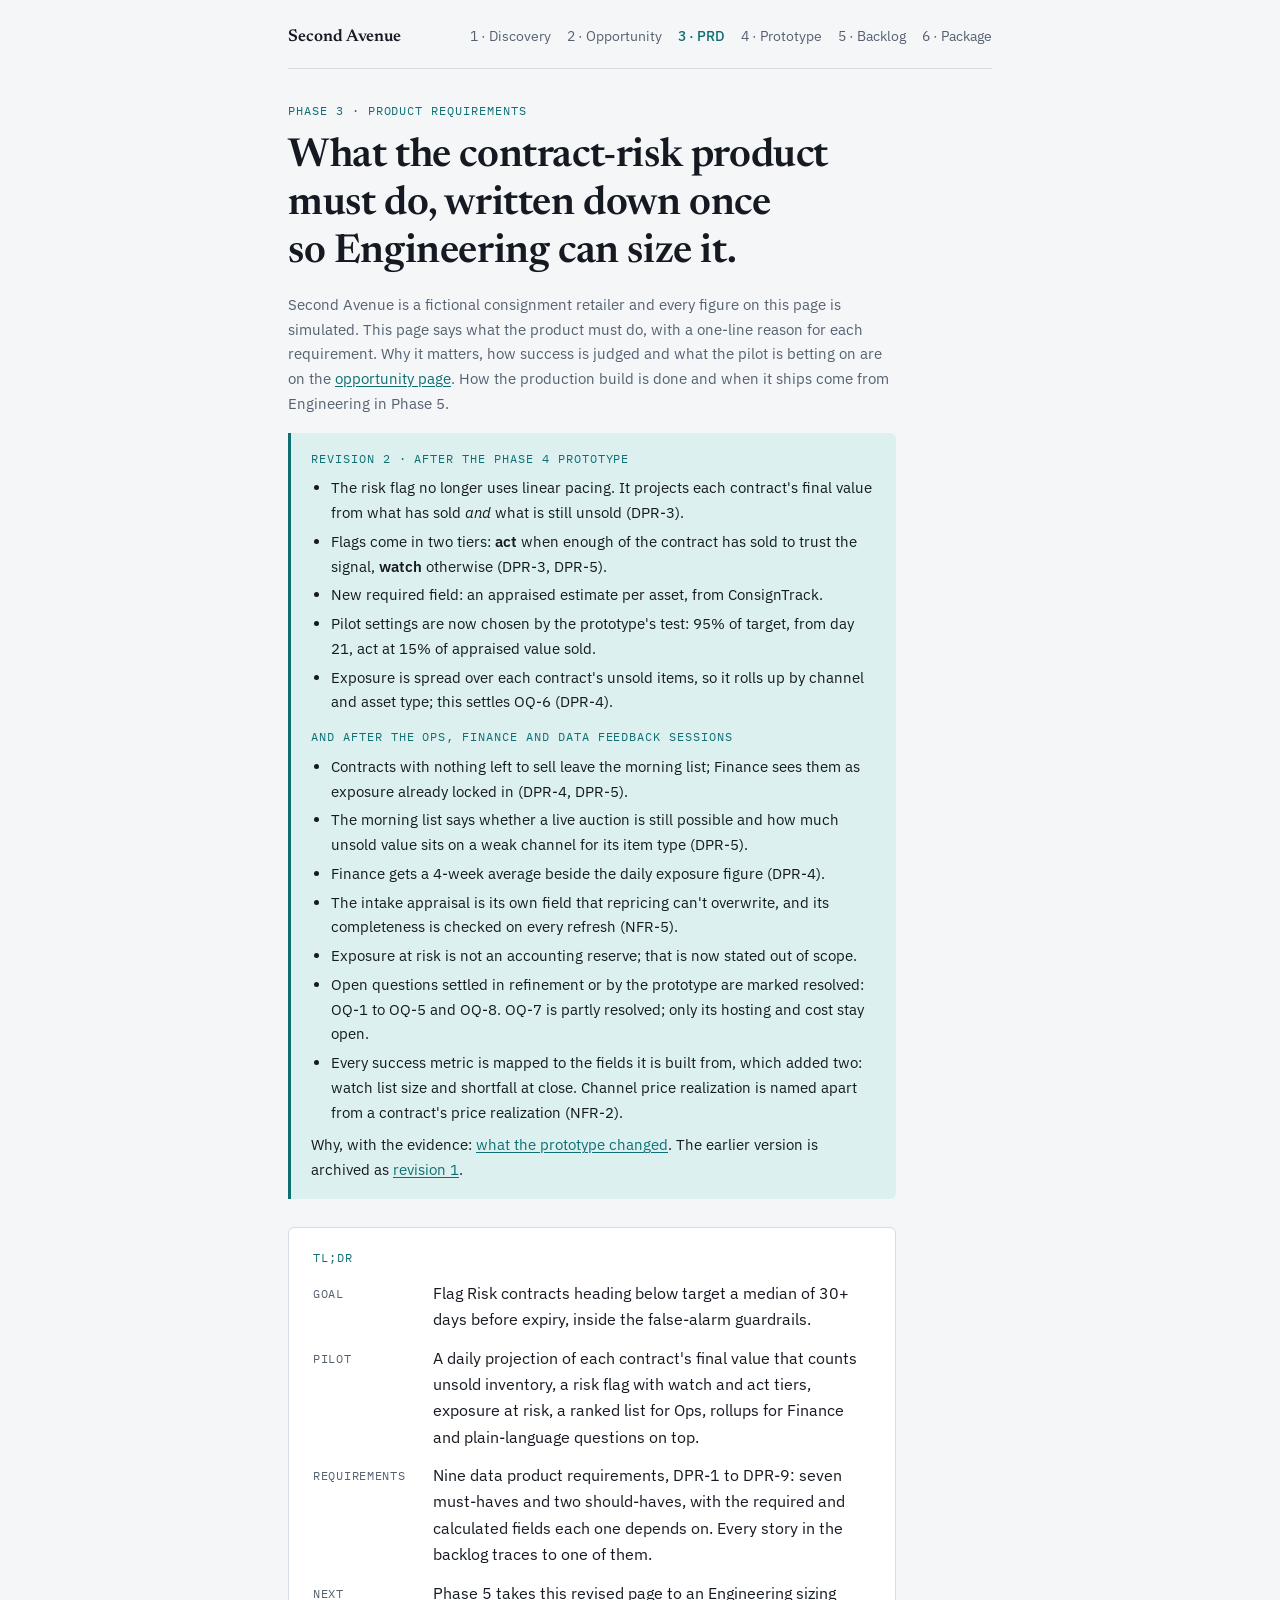
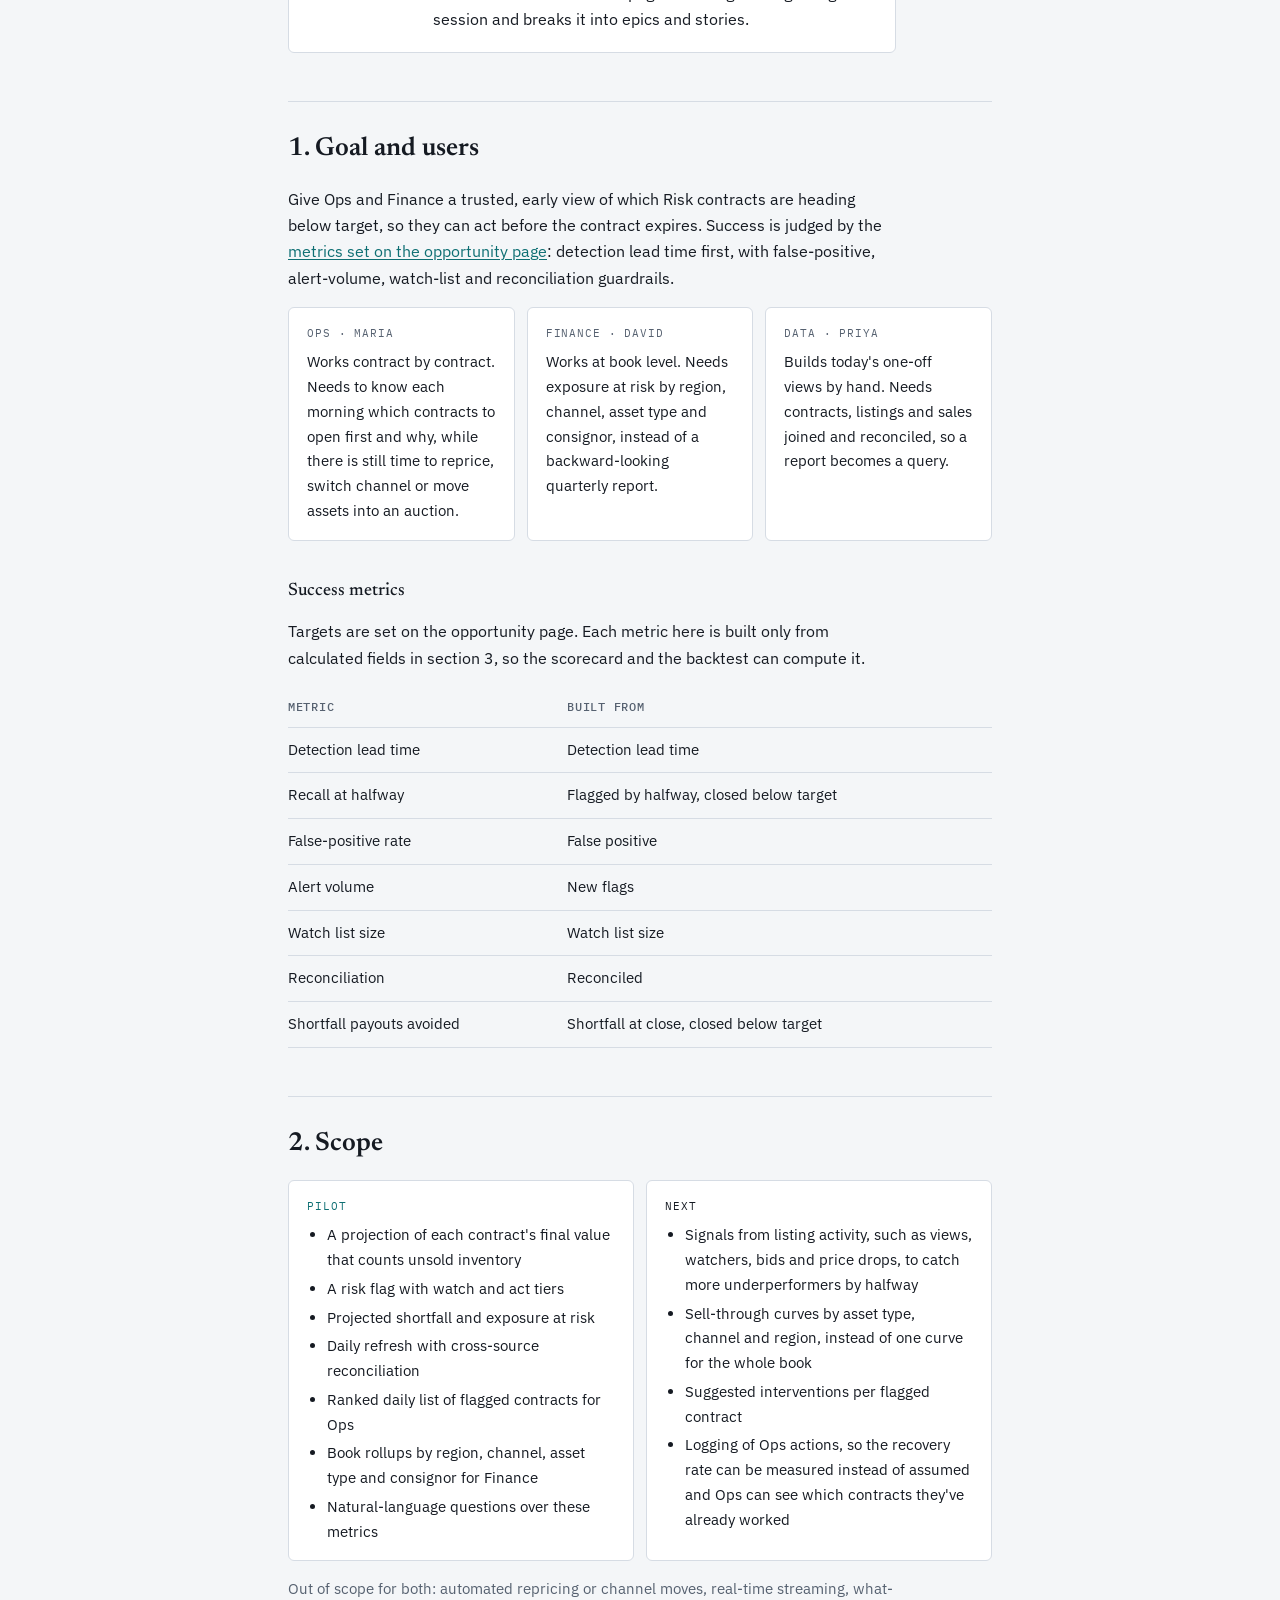
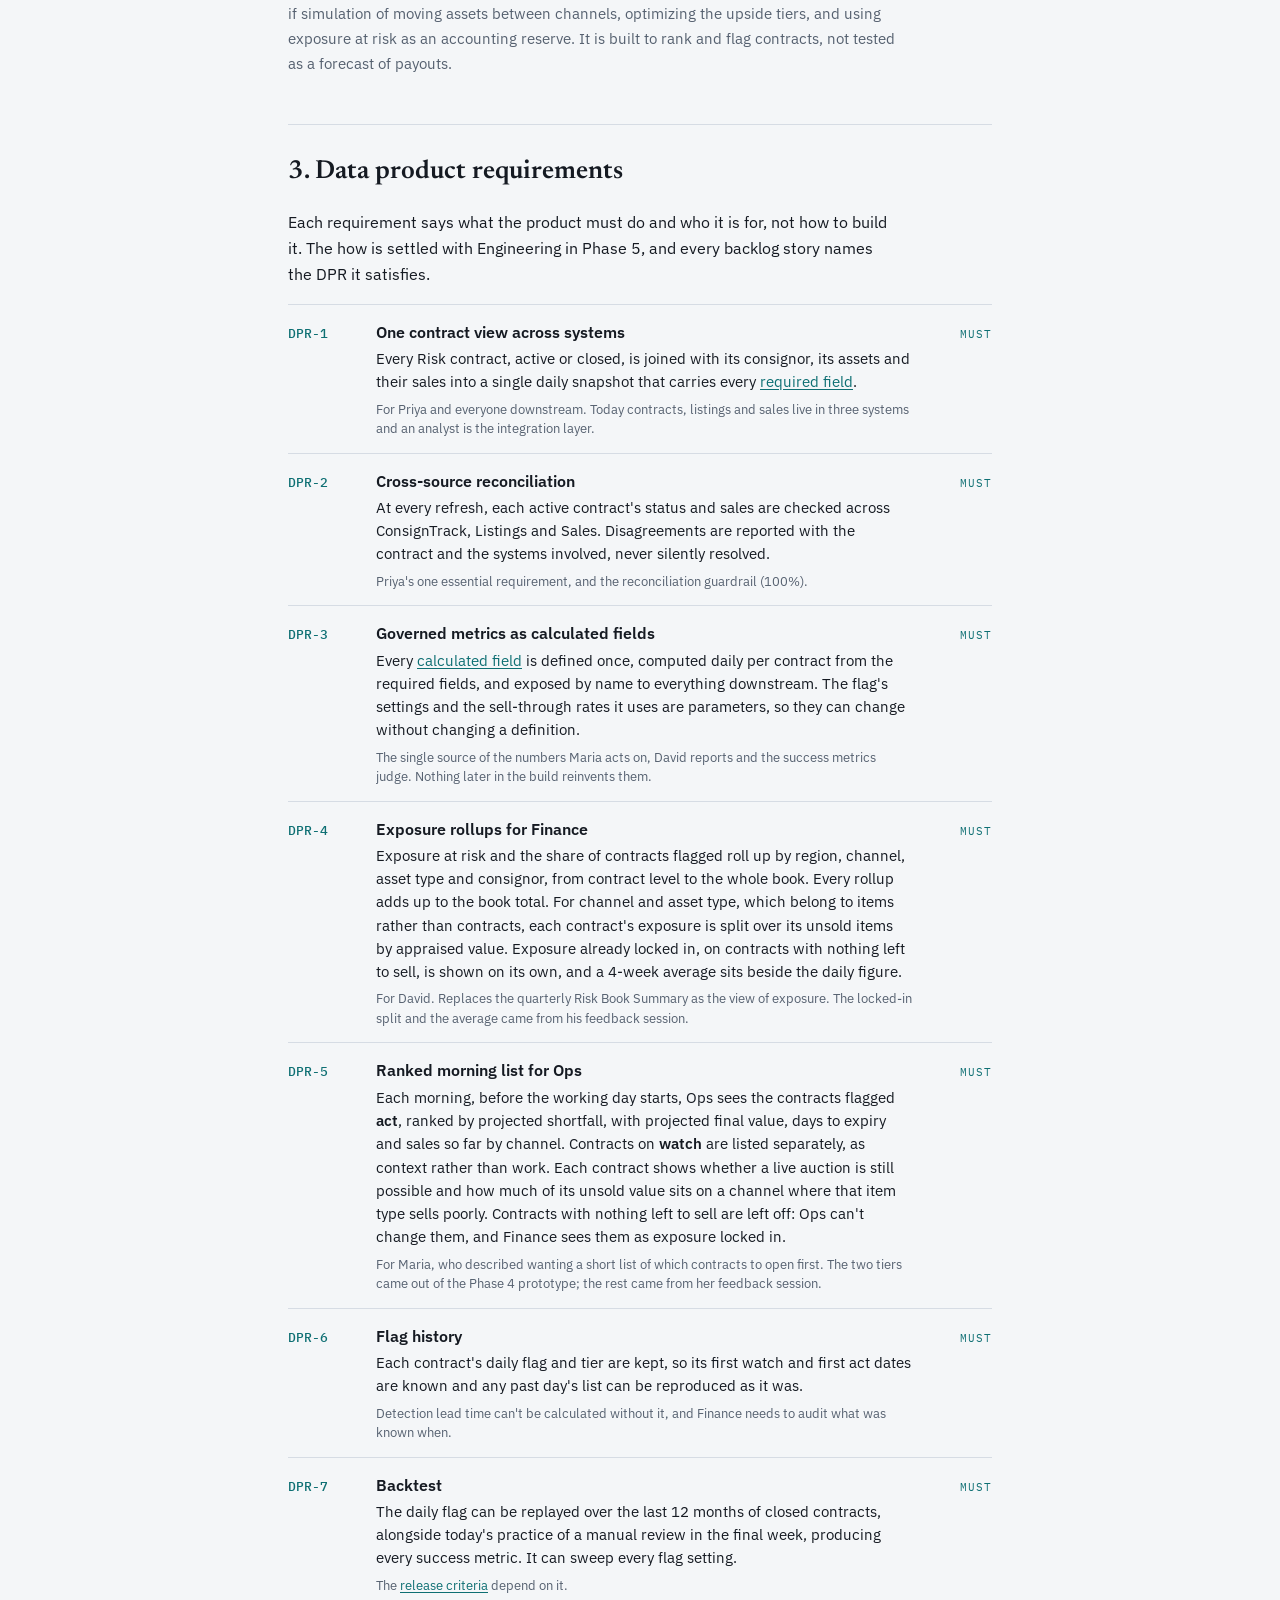
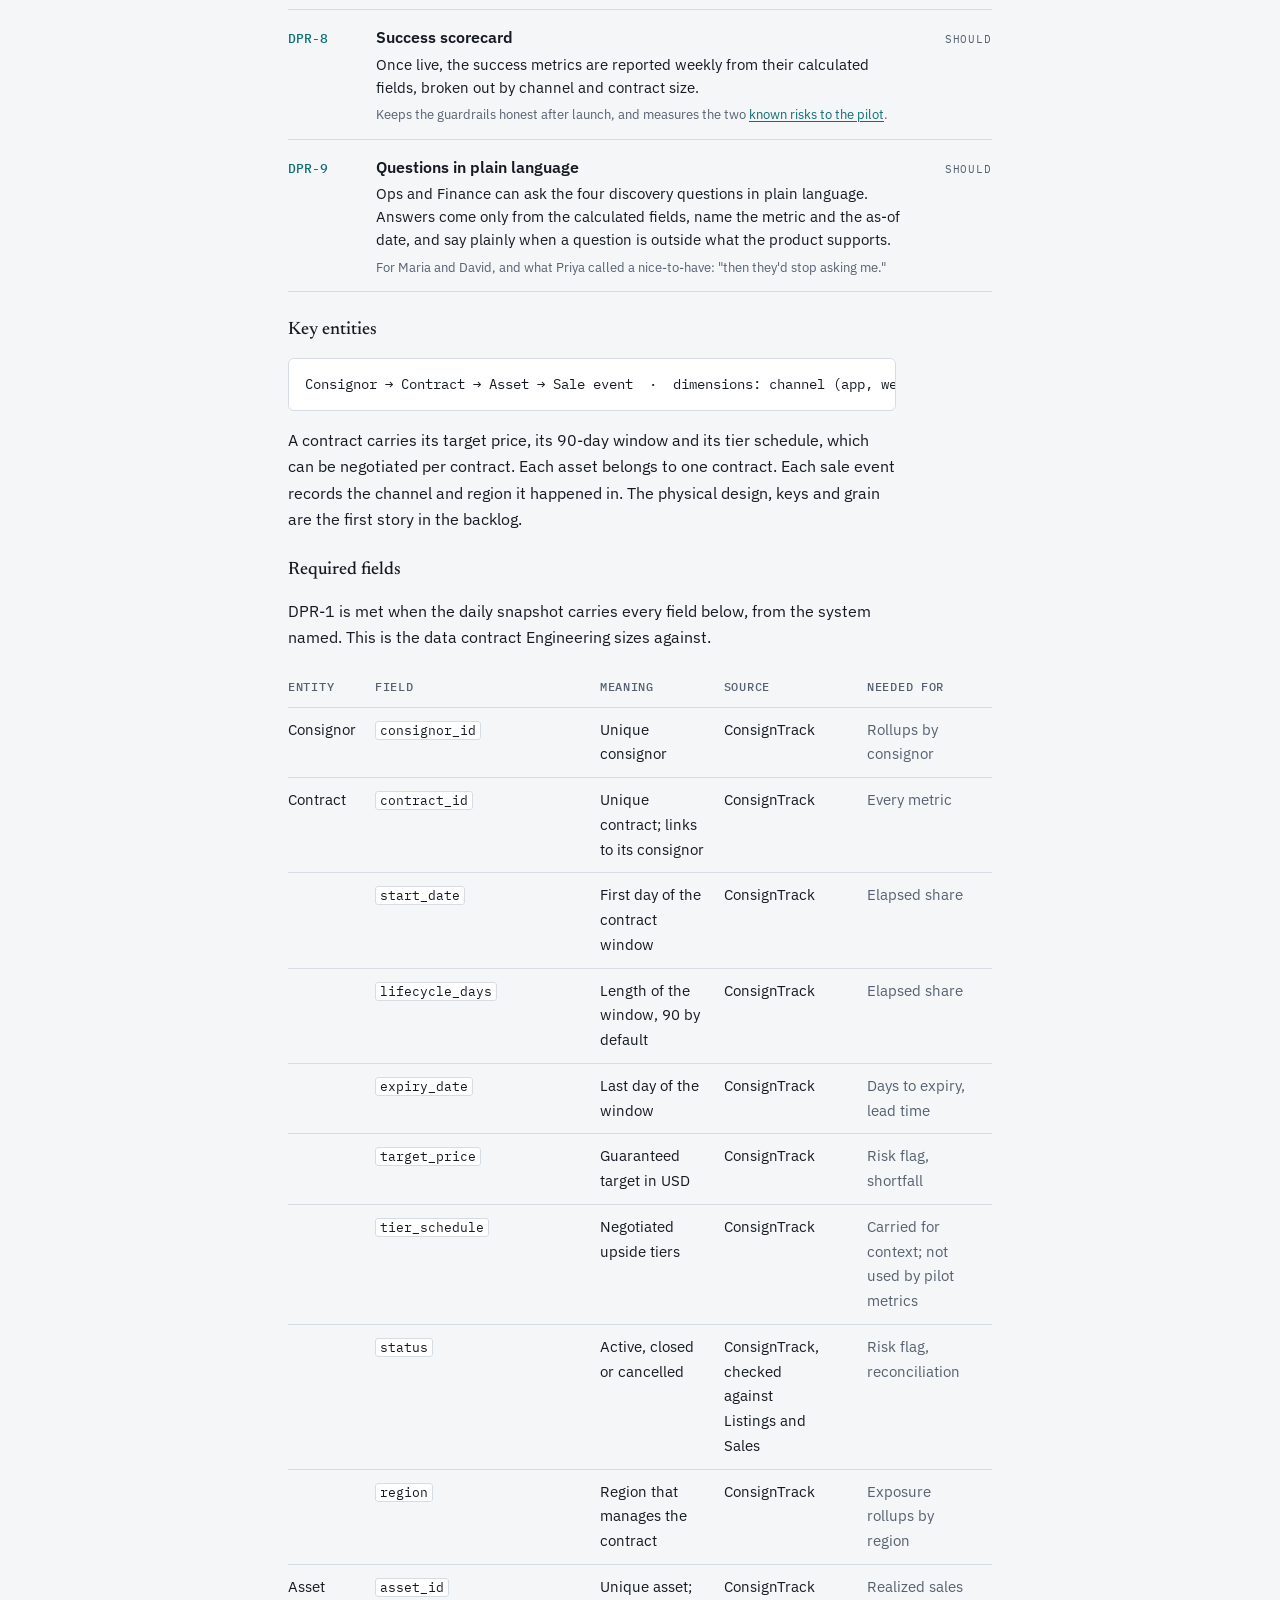
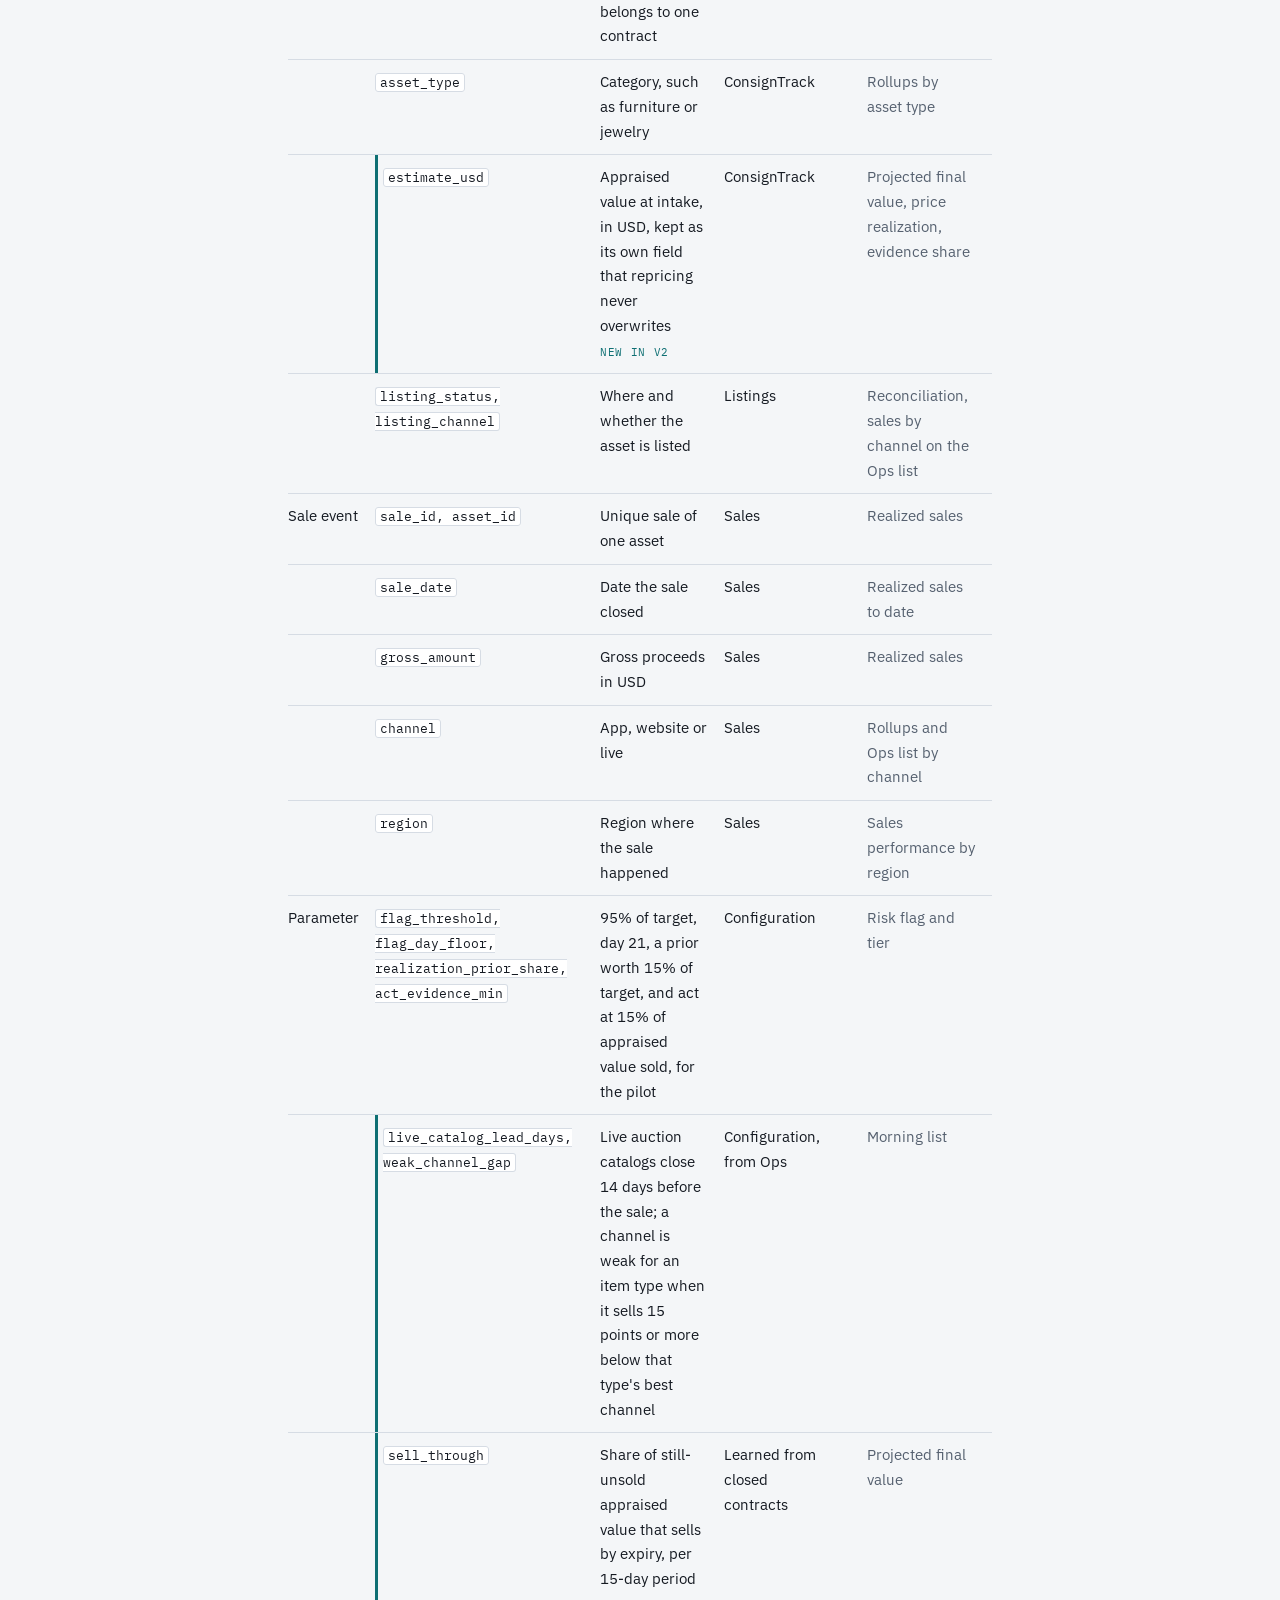
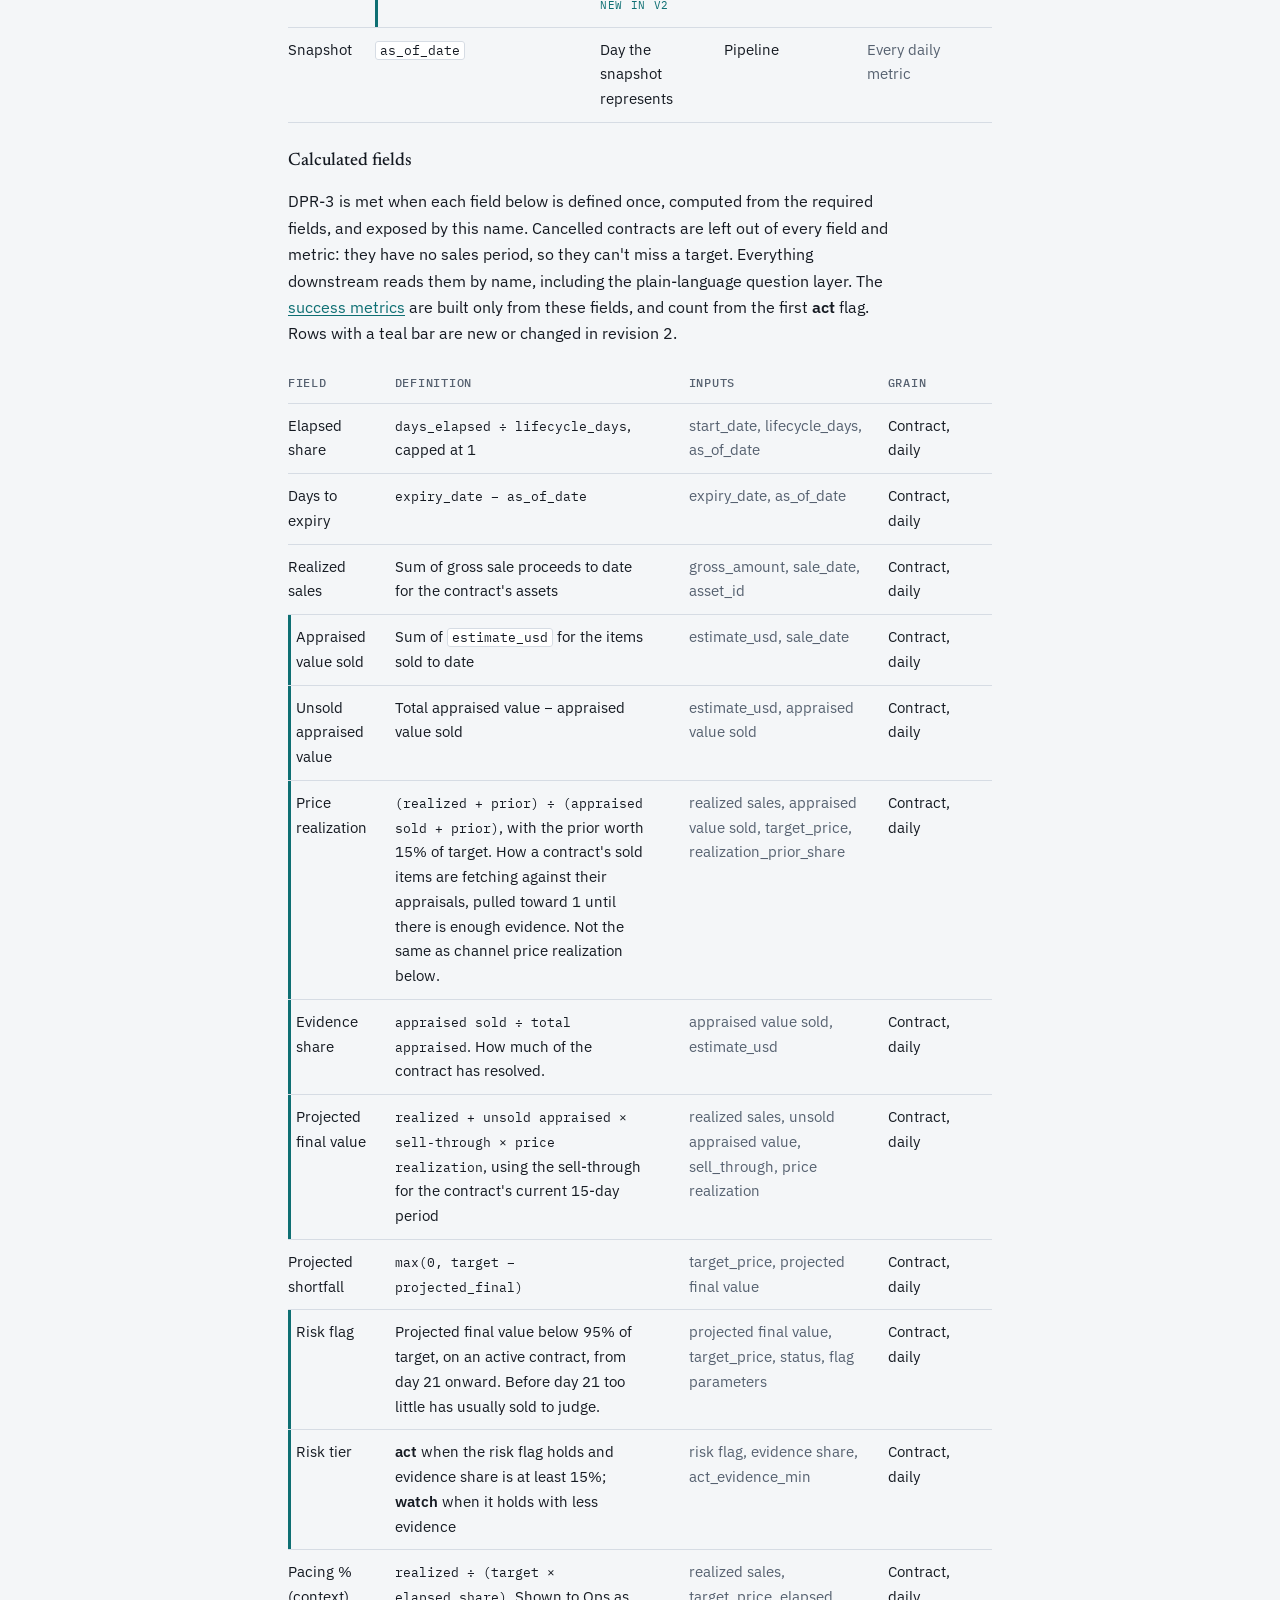
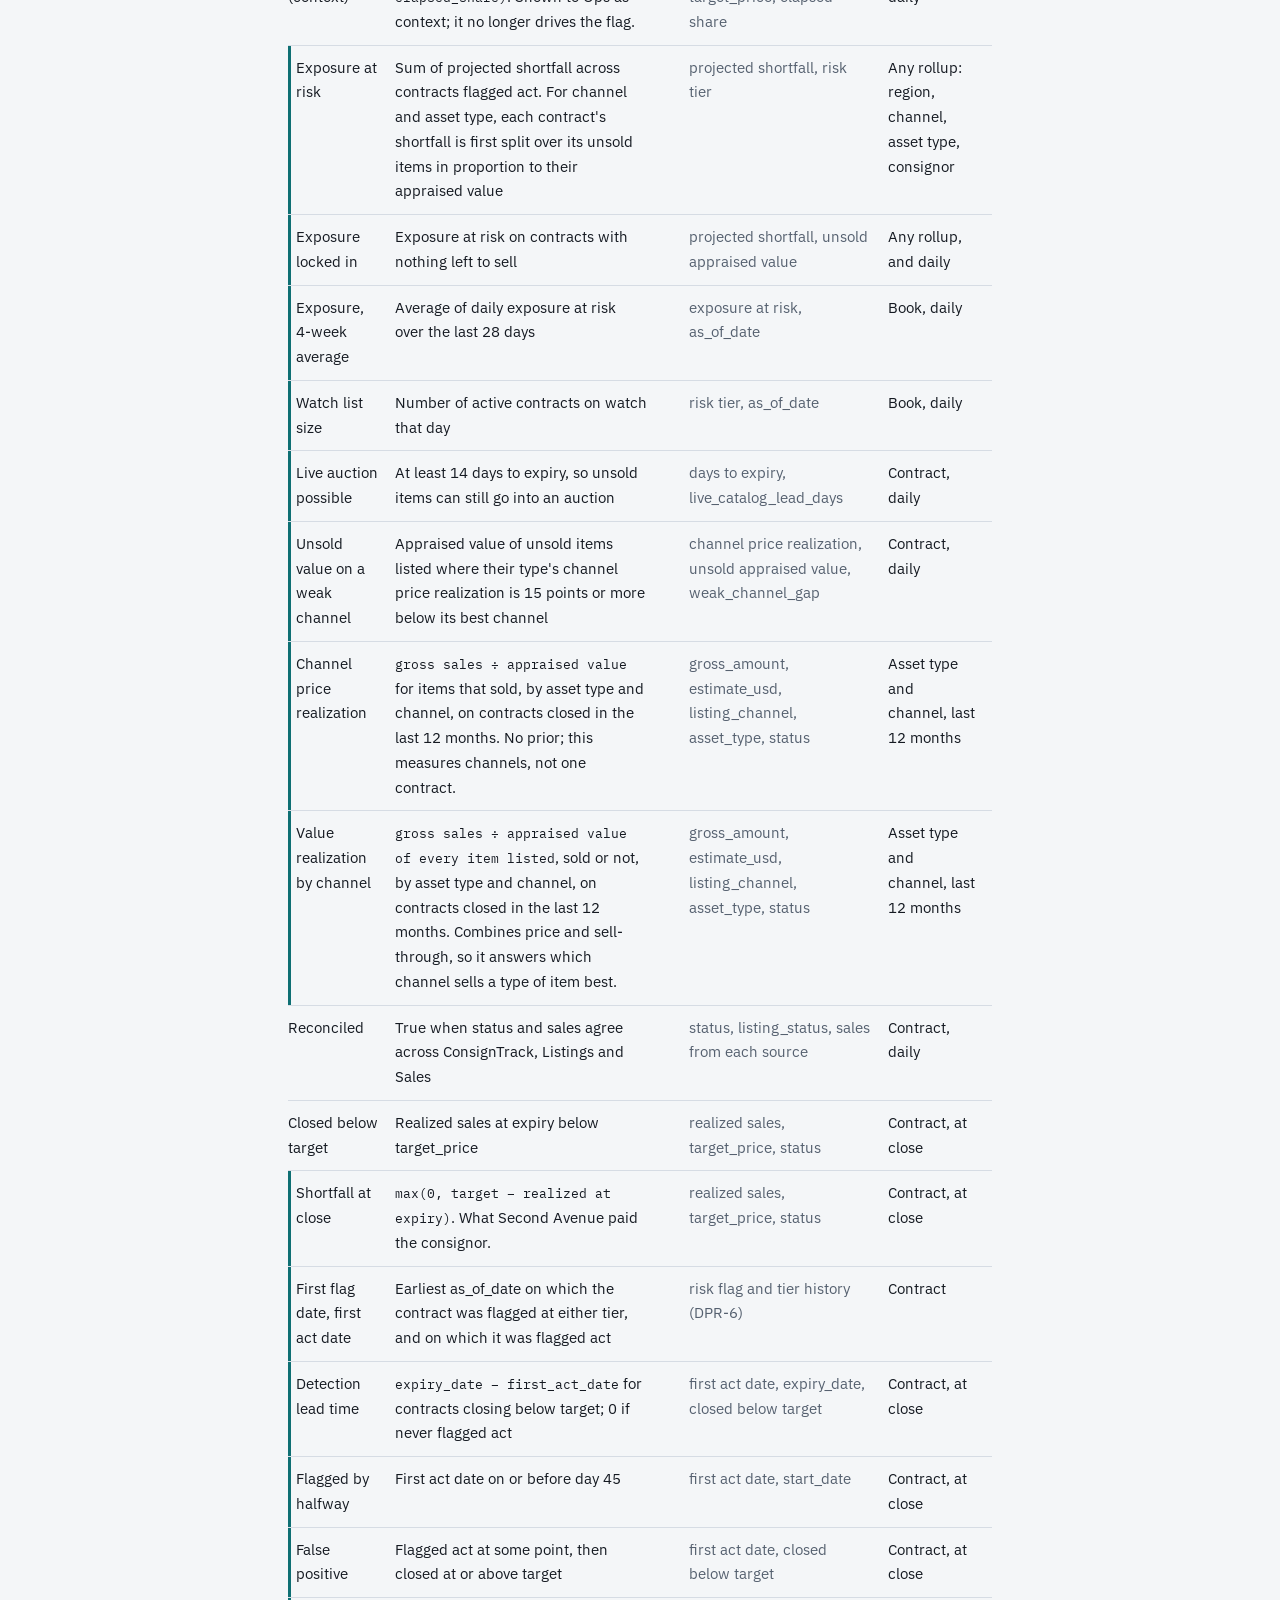
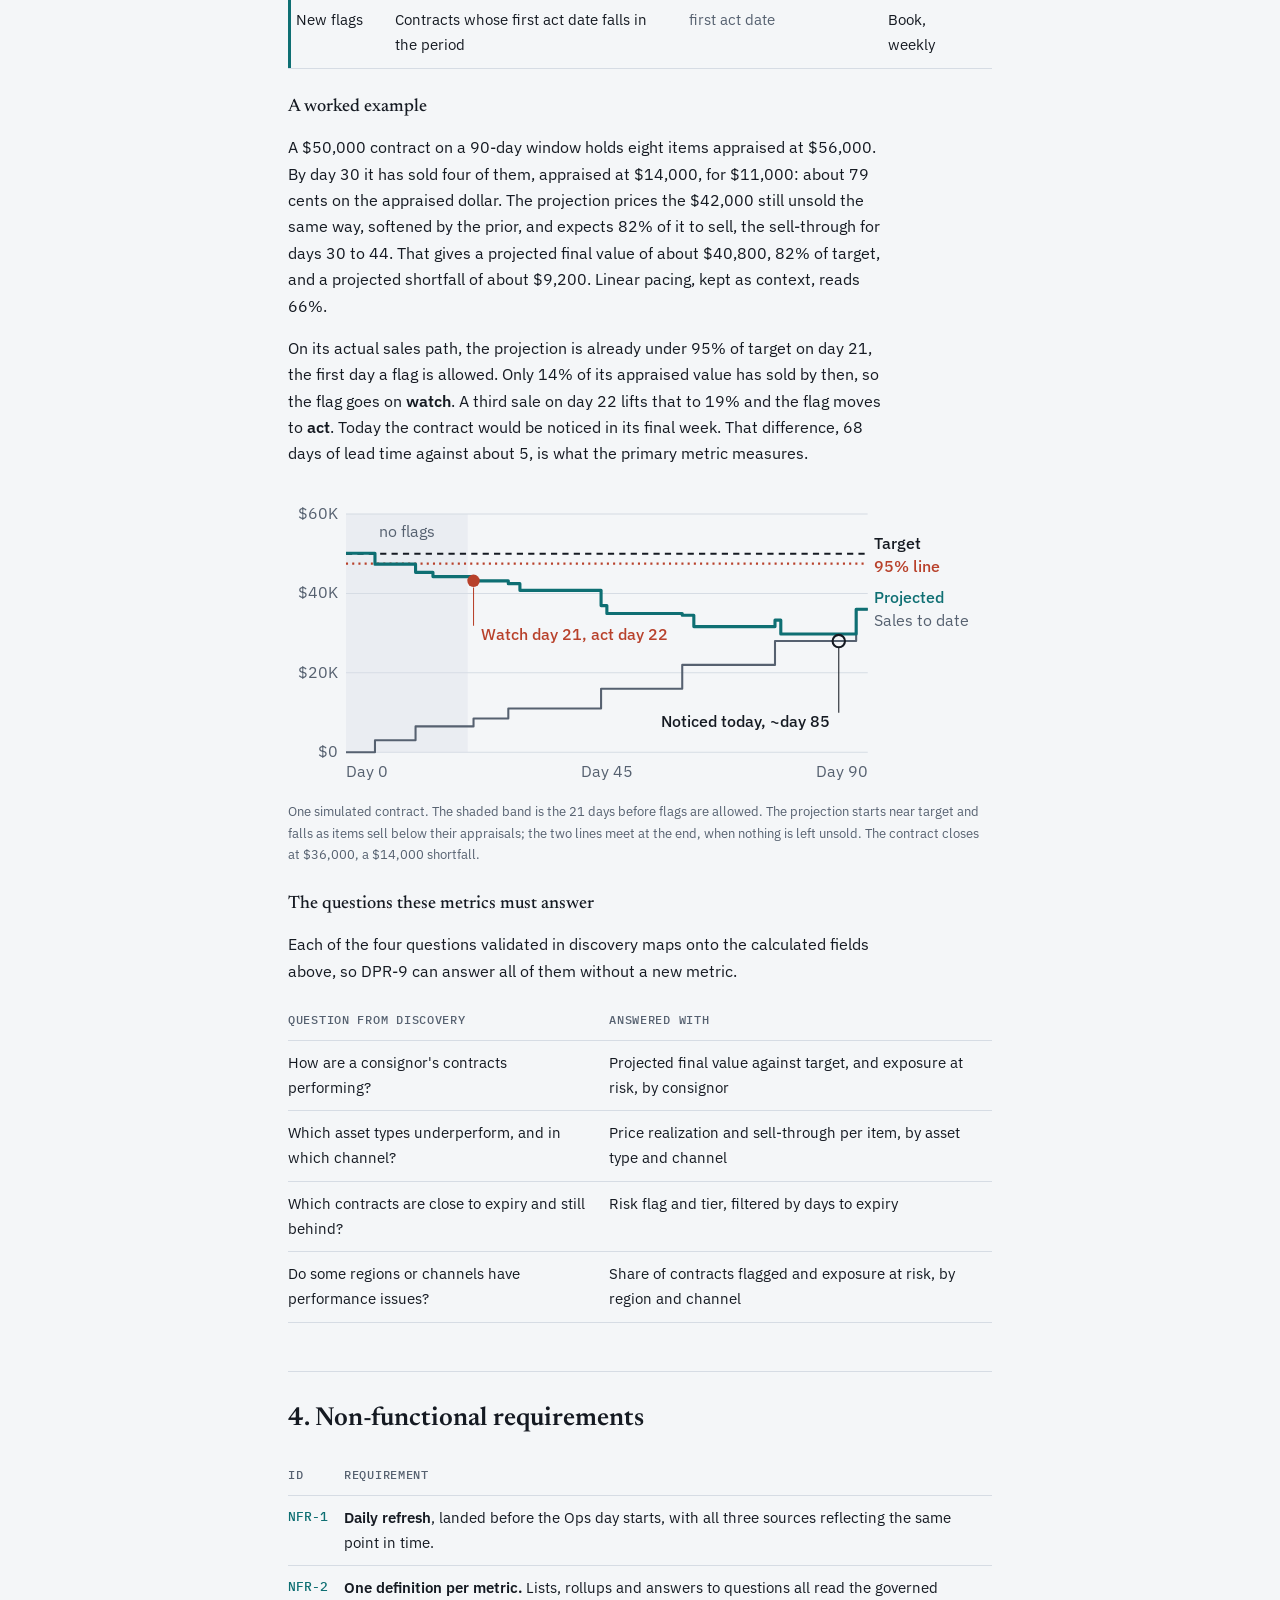
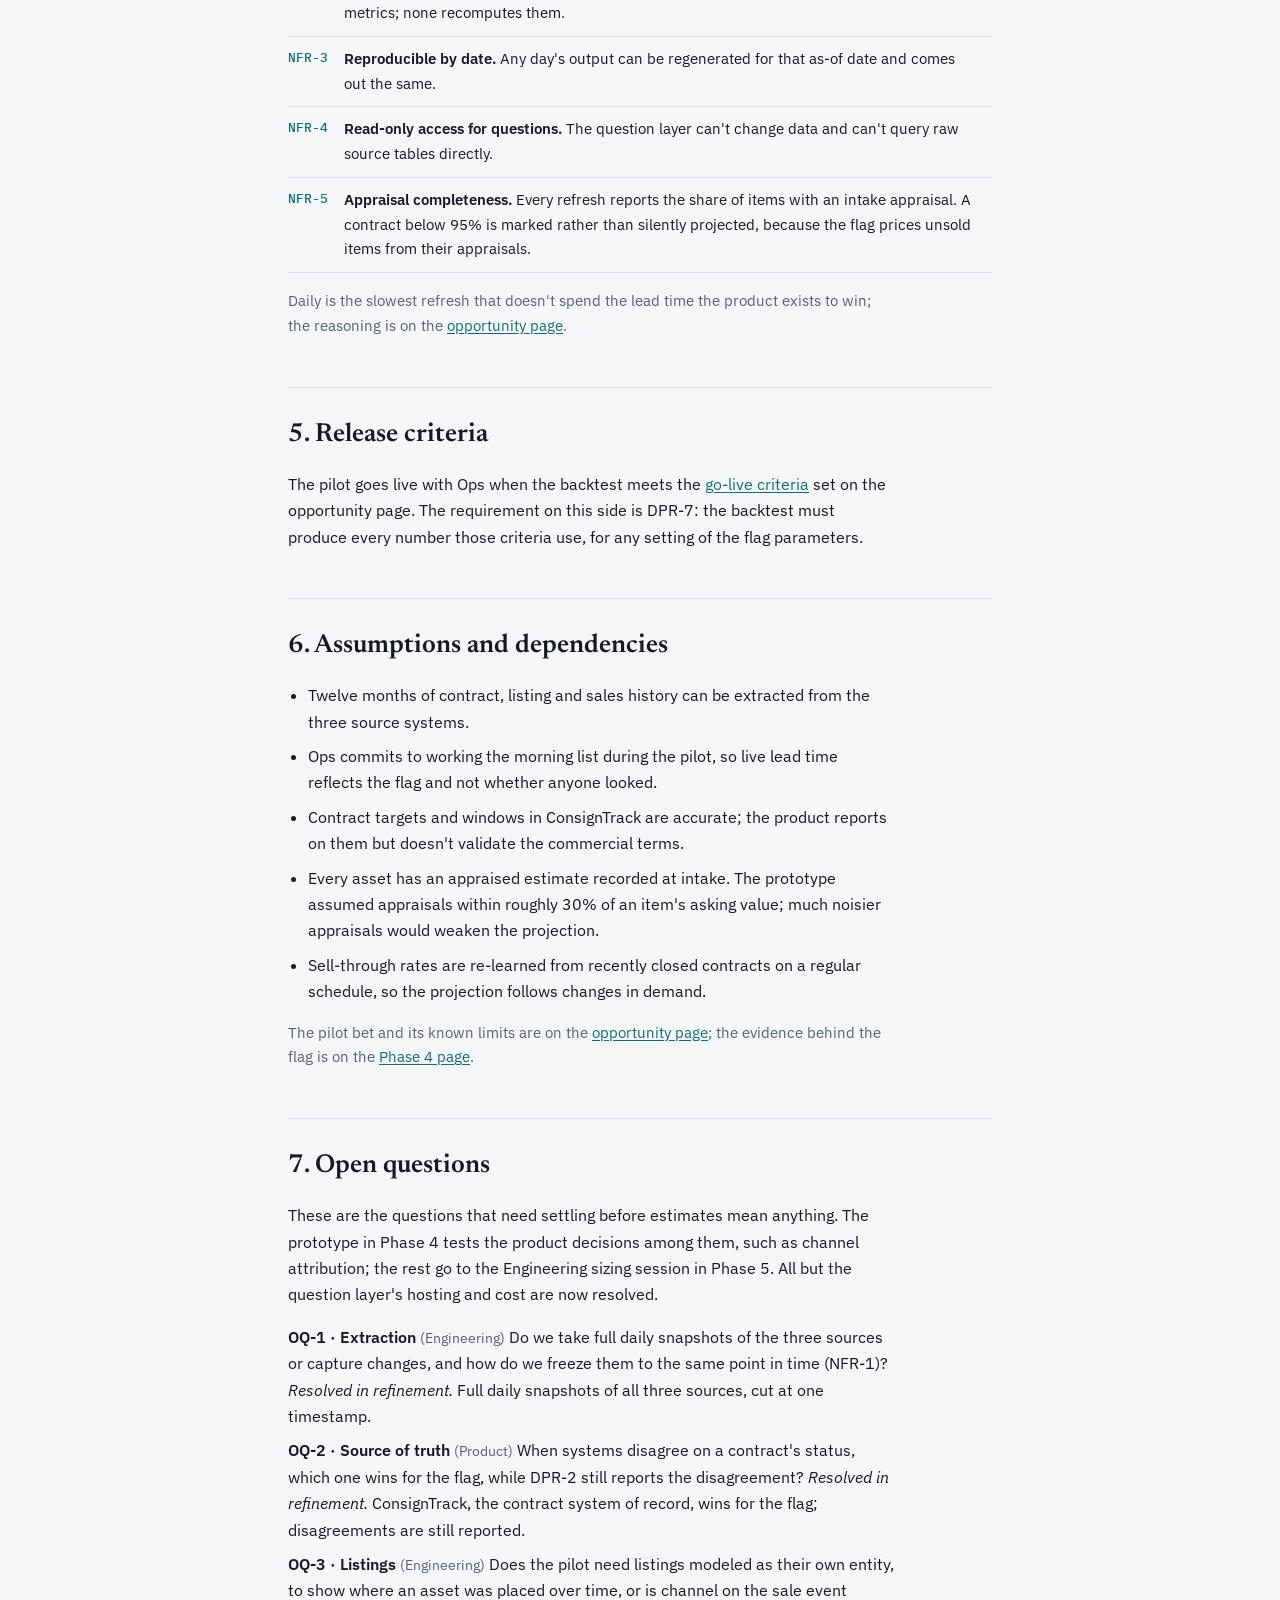
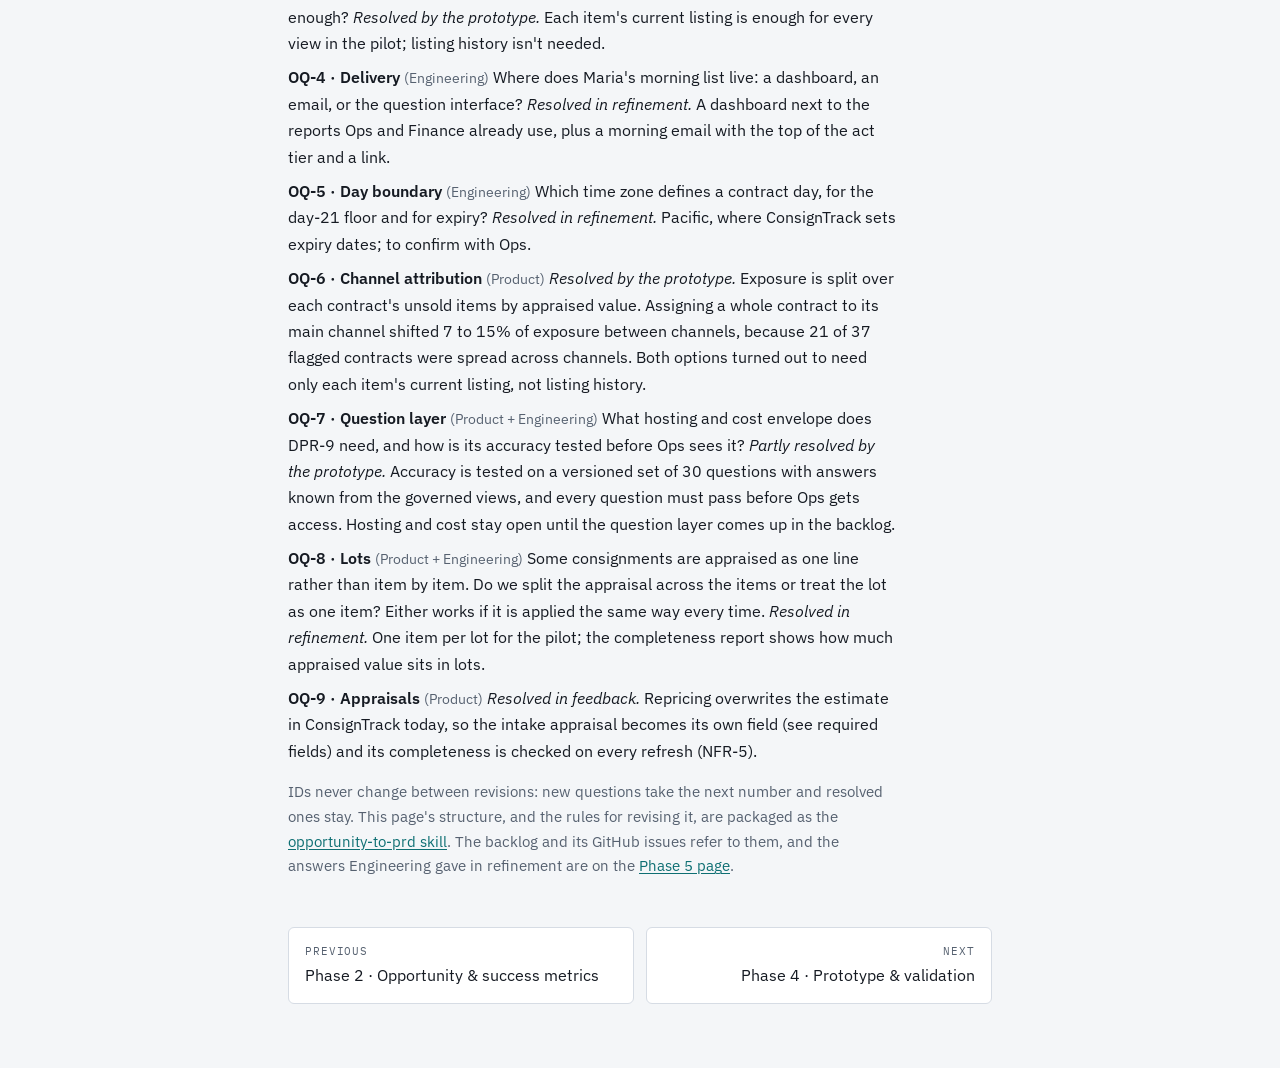
<file: docs/phase-3-prd.html>
<!doctype html>
<html lang="en">
<head>
<meta charset="utf-8">
<meta name="viewport" content="width=device-width, initial-scale=1">
<title>Phase 3 · Product requirements | Second Avenue</title>
<meta name="description" content="Product requirements for Second Avenue's contract-risk data product, revised after the prototype: scope, numbered data product requirements, required and calculated fields, and open questions for Engineering.">
<link rel="preconnect" href="https://fonts.googleapis.com">
<link rel="preconnect" href="https://fonts.gstatic.com" crossorigin>
<link rel="stylesheet" href="https://fonts.googleapis.com/css2?family=IBM+Plex+Mono:wght@400;500&family=IBM+Plex+Sans:wght@400;500;600&family=Newsreader:opsz,wght@6..72,500;6..72,600&display=swap">
<link rel="stylesheet" href="assets/site.css">
<style>
/* Requirement list: ID in the left rail, priority on the right, trace underneath. */
.reqs { display: flex; flex-direction: column; border-top: 1px solid var(--rule); }
.req { display: grid; grid-template-columns: 4.5rem minmax(0, 1fr) 4rem; gap: 0.25rem 1rem; padding: 0.875rem 0; border-bottom: 1px solid var(--rule); align-items: baseline; }
.req .id { font-family: var(--font-mono); font-size: 0.8125rem; font-weight: 500; color: var(--accent); white-space: nowrap; }
.req .name { font-weight: 600; }
.req .def { display: block; font-size: 0.9375rem; line-height: 1.55; margin-top: 0.125rem; }
.req .trace { display: block; font-size: 0.8125rem; color: var(--muted); line-height: 1.5; margin-top: 0.375rem; }
.req .pri { font-family: var(--font-mono); font-size: 0.6875rem; letter-spacing: 0.08em; text-transform: uppercase; text-align: right; color: var(--muted); }
.req .pri.must { color: var(--accent); }
@media (max-width: 34rem) {
  .req { grid-template-columns: minmax(0, 1fr) auto; }
  .req .body { grid-column: 1 / -1; grid-row: 2; }
}
.users { display: grid; grid-template-columns: repeat(auto-fit, minmax(13rem, 1fr)); gap: 0.75rem; }
.entities { font-family: var(--font-mono); font-size: 0.875rem; background: var(--surface); border: 1px solid var(--rule); border-radius: 6px; padding: 0.875rem 1rem; overflow-x: auto; white-space: nowrap; }
.formula { font-family: var(--font-mono); font-size: 0.8125rem; }
.chart text { font-family: var(--font-body); font-size: 15px; fill: var(--muted); }
.chart .lbl { fill: var(--fg); font-weight: 500; }
.chart .lbl-risk { fill: var(--risk); font-weight: 500; }
.chart .lbl-accent { fill: var(--accent); font-weight: 500; }
.scope .tag.in { color: var(--accent); }
.scope .tag.next { color: var(--fg); }
tr.changed td:first-child, tr.new td:nth-child(2) { box-shadow: inset 3px 0 0 var(--accent); padding-left: 0.5rem; }
.tag-new { font-family: var(--font-mono); font-size: 0.6875rem; letter-spacing: 0.06em; text-transform: uppercase; color: var(--accent); white-space: nowrap; }
ul.oq { list-style: none; padding-left: 0; }
ul.oq .owner { color: var(--muted); font-size: 0.875rem; }
td.id { font-family: var(--font-mono); font-size: 0.8125rem; font-weight: 500; color: var(--accent); white-space: nowrap; }
</style>
</head>
<body>
<main class="page">
  <nav class="sitenav" aria-label="Case study">
    <a class="home" href="index.html">Second Avenue</a>
    <a href="phase-1-discovery.html">1 · Discovery</a>
    <a href="phase-2-opportunity.html">2 · Opportunity</a>
    <a href="phase-3-prd.html" aria-current="page">3 · PRD</a>
    <a href="phase-4-prototype.html">4 · Prototype</a>
    <a href="phase-5-backlog-roadmap.html">5 · Backlog</a>
    <a href="phase-6-package.html">6 · Package</a>
  </nav>

  <header>
    <p class="eyebrow">Phase 3 · Product requirements</p>
    <h1>What the contract-risk product must do, written down once so Engineering can size it.</h1>
    <p class="note">Second Avenue is a fictional consignment retailer and every figure on this page is simulated. This page says what the product must do, with a one-line reason for each requirement. Why it matters, how success is judged and what the pilot is betting on are on the <a href="phase-2-opportunity.html">opportunity page</a>. How the production build is done and when it ships come from Engineering in Phase 5.</p>
  </header>

  <aside class="revision" aria-labelledby="rev-h">
    <p class="label" id="rev-h">Revision 2 · after the Phase 4 prototype</p>
    <ul>
      <li>The risk flag no longer uses linear pacing. It projects each contract's final value from what has sold <em>and</em> what is still unsold (DPR-3).</li>
      <li>Flags come in two tiers: <strong>act</strong> when enough of the contract has sold to trust the signal, <strong>watch</strong> otherwise (DPR-3, DPR-5).</li>
      <li>New required field: an appraised estimate per asset, from ConsignTrack.</li>
      <li>Pilot settings are now chosen by the prototype's test: 95% of target, from day 21, act at 15% of appraised value sold.</li>
      <li>Exposure is spread over each contract's unsold items, so it rolls up by channel and asset type; this settles OQ-6 (DPR-4).</li>
    </ul>
    <p class="label" style="margin-top:0.25rem">And after the Ops, Finance and Data feedback sessions</p>
    <ul>
      <li>Contracts with nothing left to sell leave the morning list; Finance sees them as exposure already locked in (DPR-4, DPR-5).</li>
      <li>The morning list says whether a live auction is still possible and how much unsold value sits on a weak channel for its item type (DPR-5).</li>
      <li>Finance gets a 4-week average beside the daily exposure figure (DPR-4).</li>
      <li>The intake appraisal is its own field that repricing can't overwrite, and its completeness is checked on every refresh (NFR-5).</li>
      <li>Exposure at risk is not an accounting reserve; that is now stated out of scope.</li>
      <li>Open questions settled in refinement or by the prototype are marked resolved: OQ-1 to OQ-5 and OQ-8. OQ-7 is partly resolved; only its hosting and cost stay open.</li>
      <li>Every success metric is mapped to the fields it is built from, which added two: watch list size and shortfall at close. Channel price realization is named apart from a contract's price realization (NFR-2).</li>
    </ul>
    <p>Why, with the evidence: <a href="phase-4-prototype.html#changed">what the prototype changed</a>. The earlier version is archived as <a href="phase-3-prd-v1.html">revision 1</a>.</p>
  </aside>

  <aside class="tldr" aria-labelledby="tldr-h">
    <p class="label" id="tldr-h">TL;DR</p>
    <dl>
      <dt>Goal</dt>
      <dd>Flag Risk contracts heading below target a median of 30+ days before expiry, inside the false-alarm guardrails.</dd>
      <dt>Pilot</dt>
      <dd>A daily projection of each contract's final value that counts unsold inventory, a risk flag with watch and act tiers, exposure at risk, a ranked list for Ops, rollups for Finance and plain-language questions on top.</dd>
      <dt>Requirements</dt>
      <dd>Nine data product requirements, DPR-1 to DPR-9: seven must-haves and two should-haves, with the required and calculated fields each one depends on. Every story in the backlog traces to one of them.</dd>
      <dt>Next</dt>
      <dd>Phase 5 takes this revised page to an Engineering sizing session and breaks it into epics and stories.</dd>
    </dl>
  </aside>

  <section class="section" aria-labelledby="users">
    <h2 id="users">1. Goal and users</h2>
    <p>Give Ops and Finance a trusted, early view of which Risk contracts are heading below target, so they can act before the contract expires. Success is judged by the <a href="phase-2-opportunity.html#metrics">metrics set on the opportunity page</a>: detection lead time first, with false-positive, alert-volume, watch-list and reconciliation guardrails.</p>
    <div class="users">
      <article class="card">
        <span class="tag">Ops · Maria</span>
        <p>Works contract by contract. Needs to know each morning which contracts to open first and why, while there is still time to reprice, switch channel or move assets into an auction.</p>
      </article>
      <article class="card">
        <span class="tag">Finance · David</span>
        <p>Works at book level. Needs exposure at risk by region, channel, asset type and consignor, instead of a backward-looking quarterly report.</p>
      </article>
      <article class="card">
        <span class="tag">Data · Priya</span>
        <p>Builds today's one-off views by hand. Needs contracts, listings and sales joined and reconciled, so a report becomes a query.</p>
      </article>
    </div>

    <h3 id="success-metrics" style="margin-top:1.5rem">Success metrics</h3>
    <p>Targets are set on the opportunity page. Each metric here is built only from calculated fields in section 3, so the scorecard and the backtest can compute it.</p>
    <div class="scroll">
      <table>
        <thead><tr><th>Metric</th><th>Built from</th></tr></thead>
        <tbody>
          <tr><td>Detection lead time</td><td>Detection lead time</td></tr>
          <tr><td>Recall at halfway</td><td>Flagged by halfway, closed below target</td></tr>
          <tr><td>False-positive rate</td><td>False positive</td></tr>
          <tr><td>Alert volume</td><td>New flags</td></tr>
          <tr><td>Watch list size</td><td>Watch list size</td></tr>
          <tr><td>Reconciliation</td><td>Reconciled</td></tr>
          <tr><td>Shortfall payouts avoided</td><td>Shortfall at close, closed below target</td></tr>
        </tbody>
      </table>
    </div>
  </section>

  <section class="section" aria-labelledby="scope">
    <h2 id="scope">2. Scope</h2>
    <div class="cards scope">
      <article class="card">
        <span class="tag in">Pilot</span>
        <ul>
          <li>A projection of each contract's final value that counts unsold inventory</li>
          <li>A risk flag with watch and act tiers</li>
          <li>Projected shortfall and exposure at risk</li>
          <li>Daily refresh with cross-source reconciliation</li>
          <li>Ranked daily list of flagged contracts for Ops</li>
          <li>Book rollups by region, channel, asset type and consignor for Finance</li>
          <li>Natural-language questions over these metrics</li>
        </ul>
      </article>
      <article class="card">
        <span class="tag next">Next</span>
        <ul>
          <li>Signals from listing activity, such as views, watchers, bids and price drops, to catch more underperformers by halfway</li>
          <li>Sell-through curves by asset type, channel and region, instead of one curve for the whole book</li>
          <li>Suggested interventions per flagged contract</li>
          <li>Logging of Ops actions, so the recovery rate can be measured instead of assumed and Ops can see which contracts they've already worked</li>
        </ul>
      </article>
    </div>
    <p class="note" style="margin-top:0">Out of scope for both: automated repricing or channel moves, real-time streaming, what-if simulation of moving assets between channels, optimizing the upside tiers, and using exposure at risk as an accounting reserve. It is built to rank and flag contracts, not tested as a forecast of payouts.</p>
  </section>

  <section class="section" aria-labelledby="dpr">
    <h2 id="dpr">3. Data product requirements</h2>
    <p>Each requirement says what the product must do and who it is for, not how to build it. The how is settled with Engineering in Phase 5, and every backlog story names the DPR it satisfies.</p>

    <div class="reqs" role="list">
      <div class="req" role="listitem" id="dpr-1">
        <span class="id">DPR-1</span>
        <div class="body"><span class="name">One contract view across systems</span><span class="def">Every Risk contract, active or closed, is joined with its consignor, its assets and their sales into a single daily snapshot that carries every <a href="#fields">required field</a>.</span><span class="trace">For Priya and everyone downstream. Today contracts, listings and sales live in three systems and an analyst is the integration layer.</span></div>
        <span class="pri must">Must</span>
      </div>
      <div class="req" role="listitem" id="dpr-2">
        <span class="id">DPR-2</span>
        <div class="body"><span class="name">Cross-source reconciliation</span><span class="def">At every refresh, each active contract's status and sales are checked across ConsignTrack, Listings and Sales. Disagreements are reported with the contract and the systems involved, never silently resolved.</span><span class="trace">Priya's one essential requirement, and the reconciliation guardrail (100%).</span></div>
        <span class="pri must">Must</span>
      </div>
      <div class="req" role="listitem" id="dpr-3">
        <span class="id">DPR-3</span>
        <div class="body"><span class="name">Governed metrics as calculated fields</span><span class="def">Every <a href="#calculated">calculated field</a> is defined once, computed daily per contract from the required fields, and exposed by name to everything downstream. The flag's settings and the sell-through rates it uses are parameters, so they can change without changing a definition.</span><span class="trace">The single source of the numbers Maria acts on, David reports and the success metrics judge. Nothing later in the build reinvents them.</span></div>
        <span class="pri must">Must</span>
      </div>
      <div class="req" role="listitem" id="dpr-4">
        <span class="id">DPR-4</span>
        <div class="body"><span class="name">Exposure rollups for Finance</span><span class="def">Exposure at risk and the share of contracts flagged roll up by region, channel, asset type and consignor, from contract level to the whole book. Every rollup adds up to the book total. For channel and asset type, which belong to items rather than contracts, each contract's exposure is split over its unsold items by appraised value. Exposure already locked in, on contracts with nothing left to sell, is shown on its own, and a 4-week average sits beside the daily figure.</span><span class="trace">For David. Replaces the quarterly Risk Book Summary as the view of exposure. The locked-in split and the average came from his feedback session.</span></div>
        <span class="pri must">Must</span>
      </div>
      <div class="req" role="listitem" id="dpr-5">
        <span class="id">DPR-5</span>
        <div class="body"><span class="name">Ranked morning list for Ops</span><span class="def">Each morning, before the working day starts, Ops sees the contracts flagged <strong>act</strong>, ranked by projected shortfall, with projected final value, days to expiry and sales so far by channel. Contracts on <strong>watch</strong> are listed separately, as context rather than work. Each contract shows whether a live auction is still possible and how much of its unsold value sits on a channel where that item type sells poorly. Contracts with nothing left to sell are left off: Ops can't change them, and Finance sees them as exposure locked in.</span><span class="trace">For Maria, who described wanting a short list of which contracts to open first. The two tiers came out of the Phase 4 prototype; the rest came from her feedback session.</span></div>
        <span class="pri must">Must</span>
      </div>
      <div class="req" role="listitem" id="dpr-6">
        <span class="id">DPR-6</span>
        <div class="body"><span class="name">Flag history</span><span class="def">Each contract's daily flag and tier are kept, so its first watch and first act dates are known and any past day's list can be reproduced as it was.</span><span class="trace">Detection lead time can't be calculated without it, and Finance needs to audit what was known when.</span></div>
        <span class="pri must">Must</span>
      </div>
      <div class="req" role="listitem" id="dpr-7">
        <span class="id">DPR-7</span>
        <div class="body"><span class="name">Backtest</span><span class="def">The daily flag can be replayed over the last 12 months of closed contracts, alongside today's practice of a manual review in the final week, producing every success metric. It can sweep every flag setting.</span><span class="trace">The <a href="#release">release criteria</a> depend on it.</span></div>
        <span class="pri must">Must</span>
      </div>
      <div class="req" role="listitem" id="dpr-8">
        <span class="id">DPR-8</span>
        <div class="body"><span class="name">Success scorecard</span><span class="def">Once live, the success metrics are reported weekly from their calculated fields, broken out by channel and contract size.</span><span class="trace">Keeps the guardrails honest after launch, and measures the two <a href="phase-2-opportunity.html#pilot-risks">known risks to the pilot</a>.</span></div>
        <span class="pri">Should</span>
      </div>
      <div class="req" role="listitem" id="dpr-9">
        <span class="id">DPR-9</span>
        <div class="body"><span class="name">Questions in plain language</span><span class="def">Ops and Finance can ask the four discovery questions in plain language. Answers come only from the calculated fields, name the metric and the as-of date, and say plainly when a question is outside what the product supports.</span><span class="trace">For Maria and David, and what Priya called a nice-to-have: "then they'd stop asking me."</span></div>
        <span class="pri">Should</span>
      </div>
    </div>

    <h3>Key entities</h3>
    <p class="entities">Consignor → Contract → Asset → Sale event &nbsp;·&nbsp; dimensions: channel (app, website, live), region</p>
    <p>A contract carries its target price, its 90-day window and its tier schedule, which can be negotiated per contract. Each asset belongs to one contract. Each sale event records the channel and region it happened in. The physical design, keys and grain are the first story in the backlog.</p>

    <h3 id="fields">Required fields</h3>
    <p>DPR-1 is met when the daily snapshot carries every field below, from the system named. This is the data contract Engineering sizes against.</p>
    <div class="scroll">
      <table>
        <thead><tr><th>Entity</th><th>Field</th><th>Meaning</th><th>Source</th><th class="how">Needed for</th></tr></thead>
        <tbody>
          <tr><td>Consignor</td><td><code>consignor_id</code></td><td>Unique consignor</td><td>ConsignTrack</td><td class="how">Rollups by consignor</td></tr>
          <tr><td>Contract</td><td><code>contract_id</code></td><td>Unique contract; links to its consignor</td><td>ConsignTrack</td><td class="how">Every metric</td></tr>
          <tr><td></td><td><code>start_date</code></td><td>First day of the contract window</td><td>ConsignTrack</td><td class="how">Elapsed share</td></tr>
          <tr><td></td><td><code>lifecycle_days</code></td><td>Length of the window, 90 by default</td><td>ConsignTrack</td><td class="how">Elapsed share</td></tr>
          <tr><td></td><td><code>expiry_date</code></td><td>Last day of the window</td><td>ConsignTrack</td><td class="how">Days to expiry, lead time</td></tr>
          <tr><td></td><td><code>target_price</code></td><td>Guaranteed target in USD</td><td>ConsignTrack</td><td class="how">Risk flag, shortfall</td></tr>
          <tr><td></td><td><code>tier_schedule</code></td><td>Negotiated upside tiers</td><td>ConsignTrack</td><td class="how">Carried for context; not used by pilot metrics</td></tr>
          <tr><td></td><td><code>status</code></td><td>Active, closed or cancelled</td><td>ConsignTrack, checked against Listings and Sales</td><td class="how">Risk flag, reconciliation</td></tr>
          <tr><td></td><td><code>region</code></td><td>Region that manages the contract</td><td>ConsignTrack</td><td class="how">Exposure rollups by region</td></tr>
          <tr><td>Asset</td><td><code>asset_id</code></td><td>Unique asset; belongs to one contract</td><td>ConsignTrack</td><td class="how">Realized sales</td></tr>
          <tr><td></td><td><code>asset_type</code></td><td>Category, such as furniture or jewelry</td><td>ConsignTrack</td><td class="how">Rollups by asset type</td></tr>
          <tr class="new"><td></td><td><code>estimate_usd</code></td><td>Appraised value at intake, in USD, kept as its own field that repricing never overwrites <span class="tag-new">new in v2</span></td><td>ConsignTrack</td><td class="how">Projected final value, price realization, evidence share</td></tr>
          <tr><td></td><td><code>listing_status, listing_channel</code></td><td>Where and whether the asset is listed</td><td>Listings</td><td class="how">Reconciliation, sales by channel on the Ops list</td></tr>
          <tr><td>Sale event</td><td><code>sale_id, asset_id</code></td><td>Unique sale of one asset</td><td>Sales</td><td class="how">Realized sales</td></tr>
          <tr><td></td><td><code>sale_date</code></td><td>Date the sale closed</td><td>Sales</td><td class="how">Realized sales to date</td></tr>
          <tr><td></td><td><code>gross_amount</code></td><td>Gross proceeds in USD</td><td>Sales</td><td class="how">Realized sales</td></tr>
          <tr><td></td><td><code>channel</code></td><td>App, website or live</td><td>Sales</td><td class="how">Rollups and Ops list by channel</td></tr>
          <tr><td></td><td><code>region</code></td><td>Region where the sale happened</td><td>Sales</td><td class="how">Sales performance by region</td></tr>
          <tr><td>Parameter</td><td><code>flag_threshold, flag_day_floor, realization_prior_share, act_evidence_min</code></td><td>95% of target, day 21, a prior worth 15% of target, and act at 15% of appraised value sold, for the pilot</td><td>Configuration</td><td class="how">Risk flag and tier</td></tr>
          <tr class="new"><td></td><td><code>live_catalog_lead_days, weak_channel_gap</code></td><td>Live auction catalogs close 14 days before the sale; a channel is weak for an item type when it sells 15 points or more below that type's best channel</td><td>Configuration, from Ops</td><td class="how">Morning list</td></tr>
          <tr class="new"><td></td><td><code>sell_through</code></td><td>Share of still-unsold appraised value that sells by expiry, per 15-day period <span class="tag-new">new in v2</span></td><td>Learned from closed contracts</td><td class="how">Projected final value</td></tr>
          <tr><td>Snapshot</td><td><code>as_of_date</code></td><td>Day the snapshot represents</td><td>Pipeline</td><td class="how">Every daily metric</td></tr>
        </tbody>
      </table>
    </div>

    <h3 id="calculated">Calculated fields</h3>
    <p>DPR-3 is met when each field below is defined once, computed from the required fields, and exposed by this name. Cancelled contracts are left out of every field and metric: they have no sales period, so they can't miss a target. Everything downstream reads them by name, including the plain-language question layer. The <a href="#success-metrics">success metrics</a> are built only from these fields, and count from the first <strong>act</strong> flag. Rows with a teal bar are new or changed in revision 2.</p>
    <div class="scroll">
      <table>
        <thead><tr><th>Field</th><th>Definition</th><th class="how">Inputs</th><th>Grain</th></tr></thead>
        <tbody>
          <tr><td>Elapsed share</td><td><span class="formula">days_elapsed ÷ lifecycle_days</span>, capped at 1</td><td class="how">start_date, lifecycle_days, as_of_date</td><td>Contract, daily</td></tr>
          <tr><td>Days to expiry</td><td><span class="formula">expiry_date − as_of_date</span></td><td class="how">expiry_date, as_of_date</td><td>Contract, daily</td></tr>
          <tr><td>Realized sales</td><td>Sum of gross sale proceeds to date for the contract's assets</td><td class="how">gross_amount, sale_date, asset_id</td><td>Contract, daily</td></tr>
          <tr class="changed"><td>Appraised value sold</td><td>Sum of <code>estimate_usd</code> for the items sold to date</td><td class="how">estimate_usd, sale_date</td><td>Contract, daily</td></tr>
          <tr class="changed"><td>Unsold appraised value</td><td>Total appraised value − appraised value sold</td><td class="how">estimate_usd, appraised value sold</td><td>Contract, daily</td></tr>
          <tr class="changed"><td>Price realization</td><td><span class="formula">(realized + prior) ÷ (appraised sold + prior)</span>, with the prior worth 15% of target. How a contract's sold items are fetching against their appraisals, pulled toward 1 until there is enough evidence. Not the same as channel price realization below.</td><td class="how">realized sales, appraised value sold, target_price, realization_prior_share</td><td>Contract, daily</td></tr>
          <tr class="changed"><td>Evidence share</td><td><span class="formula">appraised sold ÷ total appraised</span>. How much of the contract has resolved.</td><td class="how">appraised value sold, estimate_usd</td><td>Contract, daily</td></tr>
          <tr class="changed"><td>Projected final value</td><td><span class="formula">realized + unsold appraised × sell-through × price realization</span>, using the sell-through for the contract's current 15-day period</td><td class="how">realized sales, unsold appraised value, sell_through, price realization</td><td>Contract, daily</td></tr>
          <tr><td>Projected shortfall</td><td><span class="formula">max(0, target − projected_final)</span></td><td class="how">target_price, projected final value</td><td>Contract, daily</td></tr>
          <tr class="changed"><td>Risk flag</td><td>Projected final value below 95% of target, on an active contract, from day 21 onward. Before day 21 too little has usually sold to judge.</td><td class="how">projected final value, target_price, status, flag parameters</td><td>Contract, daily</td></tr>
          <tr class="changed"><td>Risk tier</td><td><strong>act</strong> when the risk flag holds and evidence share is at least 15%; <strong>watch</strong> when it holds with less evidence</td><td class="how">risk flag, evidence share, act_evidence_min</td><td>Contract, daily</td></tr>
          <tr><td>Pacing % (context)</td><td><span class="formula">realized ÷ (target × elapsed_share)</span>. Shown to Ops as context; it no longer drives the flag.</td><td class="how">realized sales, target_price, elapsed share</td><td>Contract, daily</td></tr>
          <tr class="changed"><td>Exposure at risk</td><td>Sum of projected shortfall across contracts flagged act. For channel and asset type, each contract's shortfall is first split over its unsold items in proportion to their appraised value</td><td class="how">projected shortfall, risk tier</td><td>Any rollup: region, channel, asset type, consignor</td></tr>
          <tr class="changed"><td>Exposure locked in</td><td>Exposure at risk on contracts with nothing left to sell</td><td class="how">projected shortfall, unsold appraised value</td><td>Any rollup, and daily</td></tr>
          <tr class="changed"><td>Exposure, 4-week average</td><td>Average of daily exposure at risk over the last 28 days</td><td class="how">exposure at risk, as_of_date</td><td>Book, daily</td></tr>
          <tr class="changed"><td>Watch list size</td><td>Number of active contracts on watch that day</td><td class="how">risk tier, as_of_date</td><td>Book, daily</td></tr>
          <tr class="changed"><td>Live auction possible</td><td>At least 14 days to expiry, so unsold items can still go into an auction</td><td class="how">days to expiry, live_catalog_lead_days</td><td>Contract, daily</td></tr>
          <tr class="changed"><td>Unsold value on a weak channel</td><td>Appraised value of unsold items listed where their type's channel price realization is 15 points or more below its best channel</td><td class="how">channel price realization, unsold appraised value, weak_channel_gap</td><td>Contract, daily</td></tr>
          <tr class="changed"><td>Channel price realization</td><td><span class="formula">gross sales ÷ appraised value</span> for items that sold, by asset type and channel, on contracts closed in the last 12 months. No prior; this measures channels, not one contract.</td><td class="how">gross_amount, estimate_usd, listing_channel, asset_type, status</td><td>Asset type and channel, last 12 months</td></tr>
          <tr class="changed"><td>Value realization by channel</td><td><span class="formula">gross sales ÷ appraised value of every item listed</span>, sold or not, by asset type and channel, on contracts closed in the last 12 months. Combines price and sell-through, so it answers which channel sells a type of item best.</td><td class="how">gross_amount, estimate_usd, listing_channel, asset_type, status</td><td>Asset type and channel, last 12 months</td></tr>
          <tr><td>Reconciled</td><td>True when status and sales agree across ConsignTrack, Listings and Sales</td><td class="how">status, listing_status, sales from each source</td><td>Contract, daily</td></tr>
          <tr><td>Closed below target</td><td>Realized sales at expiry below target_price</td><td class="how">realized sales, target_price, status</td><td>Contract, at close</td></tr>
          <tr class="changed"><td>Shortfall at close</td><td><span class="formula">max(0, target − realized at expiry)</span>. What Second Avenue paid the consignor.</td><td class="how">realized sales, target_price, status</td><td>Contract, at close</td></tr>
          <tr class="changed"><td>First flag date, first act date</td><td>Earliest as_of_date on which the contract was flagged at either tier, and on which it was flagged act</td><td class="how">risk flag and tier history (DPR-6)</td><td>Contract</td></tr>
          <tr class="changed"><td>Detection lead time</td><td><span class="formula">expiry_date − first_act_date</span> for contracts closing below target; 0 if never flagged act</td><td class="how">first act date, expiry_date, closed below target</td><td>Contract, at close</td></tr>
          <tr class="changed"><td>Flagged by halfway</td><td>First act date on or before day 45</td><td class="how">first act date, start_date</td><td>Contract, at close</td></tr>
          <tr class="changed"><td>False positive</td><td>Flagged act at some point, then closed at or above target</td><td class="how">first act date, closed below target</td><td>Contract, at close</td></tr>
          <tr class="changed"><td>New flags</td><td>Contracts whose first act date falls in the period</td><td class="how">first act date</td><td>Book, weekly</td></tr>
        </tbody>
      </table>
    </div>

    <h3 id="worked-example">A worked example</h3>
    <p>A $50,000 contract on a 90-day window holds eight items appraised at $56,000. By day 30 it has sold four of them, appraised at $14,000, for $11,000: about 79 cents on the appraised dollar. The projection prices the $42,000 still unsold the same way, softened by the prior, and expects 82% of it to sell, the sell-through for days 30 to 44. That gives a projected final value of about $40,800, 82% of target, and a projected shortfall of about $9,200. Linear pacing, kept as context, reads 66%.</p>
    <p>On its actual sales path, the projection is already under 95% of target on day 21, the first day a flag is allowed. Only 14% of its appraised value has sold by then, so the flag goes on <strong>watch</strong>. A third sale on day 22 lifts that to 19% and the flag moves to <strong>act</strong>. Today the contract would be noticed in its final week. That difference, 68 days of lead time against about 5, is what the primary metric measures.</p>

    <figure>
      <svg class="chart" viewBox="0 0 680 300" role="img" aria-labelledby="chart-t chart-d">
        <title id="chart-t">Projected final value on one simulated contract</title>
        <desc id="chart-d">A $50,000, 90-day contract with items appraised at $56,000. Its projected final value starts near target and falls as its items sell below their appraisals. It drops under the 95% flag line before day 21; the flag goes on watch on day 21 and moves to act on day 22, while today the contract would be noticed around day 85. It closes at $36,000.</desc>
        <rect x="56" y="30" width="117.6" height="230" fill="var(--rule)" opacity="0.35"/>
        <g stroke="var(--rule)" stroke-width="1">
          <line x1="56" y1="260" x2="560" y2="260"/>
          <line x1="56" y1="183.3" x2="560" y2="183.3"/>
          <line x1="56" y1="106.7" x2="560" y2="106.7"/>
          <line x1="56" y1="30" x2="560" y2="30"/>
        </g>
        <text x="48" y="265" text-anchor="end">$0</text>
        <text x="48" y="188" text-anchor="end">$20K</text>
        <text x="48" y="111" text-anchor="end">$40K</text>
        <text x="48" y="35" text-anchor="end">$60K</text>
        <text x="56" y="284" text-anchor="start">Day 0</text>
        <text x="308" y="284" text-anchor="middle">Day 45</text>
        <text x="560" y="284" text-anchor="end">Day 90</text>
        <text x="114.8" y="52" text-anchor="middle" font-size="13">no flags</text>
        <line x1="56" y1="68.3" x2="560" y2="68.3" stroke="var(--fg)" stroke-width="2" stroke-dasharray="6 5"/>
        <line x1="56" y1="77.9" x2="560" y2="77.9" stroke="var(--risk)" stroke-width="2" stroke-dasharray="2 4"/>
        <polyline points="56.0,260.0 84.0,260.0 84.0,248.5 123.2,248.5 123.2,235.1 179.2,235.1 179.2,227.4 212.8,227.4 212.8,217.8 302.4,217.8 302.4,198.7 380.8,198.7 380.8,175.7 470.4,175.7 470.4,152.7 548.8,152.7 548.8,122.0 560.0,122.0" fill="none" stroke="var(--muted)" stroke-width="2" stroke-linejoin="round"/>
        <polyline points="56.0,67.9 84.0,67.9 84.0,78.4 123.2,78.4 123.2,86.3 140.0,86.3 140.0,90.4 179.2,90.4 179.2,94.5 212.8,94.5 212.8,97.2 224.0,97.2 224.0,103.7 302.4,103.7 302.4,118.4 308.0,118.4 308.0,126.0 380.8,126.0 380.8,127.8 392.0,127.8 392.0,138.7 470.4,138.7 470.4,132.5 476.0,132.5 476.0,145.9 548.8,145.9 548.8,122.0 560.0,122.0" fill="none" stroke="var(--accent)" stroke-width="3" stroke-linejoin="round"/>
        <text class="lbl" x="566" y="64">Target</text>
        <text class="lbl-risk" x="566" y="86">95% line</text>
        <text class="lbl-accent" x="566" y="116">Projected</text>
        <text x="566" y="138">Sales to date</text>
        <circle cx="179.2" cy="94.5" r="6" fill="var(--risk)"/>
        <line x1="179.2" y1="101" x2="179.2" y2="138" stroke="var(--risk)" stroke-width="1"/>
        <text class="lbl-risk" x="186" y="152">Watch day 21, act day 22</text>
        <circle cx="532.0" cy="152.7" r="6" fill="none" stroke="var(--fg)" stroke-width="2"/>
        <line x1="532" y1="159" x2="532" y2="222" stroke="var(--fg)" stroke-width="1"/>
        <text class="lbl" x="524" y="236" text-anchor="end">Noticed today, ~day 85</text>
      </svg>
      <figcaption>One simulated contract. The shaded band is the 21 days before flags are allowed. The projection starts near target and falls as items sell below their appraisals; the two lines meet at the end, when nothing is left unsold. The contract closes at $36,000, a $14,000 shortfall.</figcaption>
    </figure>

    <h3 id="questions-map">The questions these metrics must answer</h3>
    <p>Each of the four questions validated in discovery maps onto the calculated fields above, so DPR-9 can answer all of them without a new metric.</p>
    <div class="scroll">
      <table>
        <thead><tr><th>Question from discovery</th><th>Answered with</th></tr></thead>
        <tbody>
          <tr><td>How are a consignor's contracts performing?</td><td>Projected final value against target, and exposure at risk, by consignor</td></tr>
          <tr><td>Which asset types underperform, and in which channel?</td><td>Price realization and sell-through per item, by asset type and channel</td></tr>
          <tr><td>Which contracts are close to expiry and still behind?</td><td>Risk flag and tier, filtered by days to expiry</td></tr>
          <tr><td>Do some regions or channels have performance issues?</td><td>Share of contracts flagged and exposure at risk, by region and channel</td></tr>
        </tbody>
      </table>
    </div>
  </section>

  <section class="section" aria-labelledby="nfr">
    <h2 id="nfr">4. Non-functional requirements</h2>
    <div class="scroll">
      <table>
        <thead><tr><th>ID</th><th>Requirement</th></tr></thead>
        <tbody>
          <tr><td class="id">NFR-1</td><td><strong>Daily refresh</strong>, landed before the Ops day starts, with all three sources reflecting the same point in time.</td></tr>
          <tr><td class="id">NFR-2</td><td><strong>One definition per metric.</strong> Lists, rollups and answers to questions all read the governed metrics; none recomputes them.</td></tr>
          <tr><td class="id">NFR-3</td><td><strong>Reproducible by date.</strong> Any day's output can be regenerated for that as-of date and comes out the same.</td></tr>
          <tr><td class="id">NFR-4</td><td><strong>Read-only access for questions.</strong> The question layer can't change data and can't query raw source tables directly.</td></tr>
          <tr><td class="id">NFR-5</td><td><strong>Appraisal completeness.</strong> Every refresh reports the share of items with an intake appraisal. A contract below 95% is marked rather than silently projected, because the flag prices unsold items from their appraisals.</td></tr>
        </tbody>
      </table>
    </div>
    <p class="note" style="margin-top:0">Daily is the slowest refresh that doesn't spend the lead time the product exists to win; the reasoning is on the <a href="phase-2-opportunity.html#cadence">opportunity page</a>.</p>
  </section>

  <section class="section" aria-labelledby="release">
    <h2 id="release">5. Release criteria</h2>
    <p>The pilot goes live with Ops when the backtest meets the <a href="phase-2-opportunity.html#go-live">go-live criteria</a> set on the opportunity page. The requirement on this side is DPR-7: the backtest must produce every number those criteria use, for any setting of the flag parameters.</p>
  </section>

  <section class="section" aria-labelledby="limits">
    <h2 id="limits">6. Assumptions and dependencies</h2>
    <ul>
      <li>Twelve months of contract, listing and sales history can be extracted from the three source systems.</li>
      <li>Ops commits to working the morning list during the pilot, so live lead time reflects the flag and not whether anyone looked.</li>
      <li>Contract targets and windows in ConsignTrack are accurate; the product reports on them but doesn't validate the commercial terms.</li>
      <li>Every asset has an appraised estimate recorded at intake. The prototype assumed appraisals within roughly 30% of an item's asking value; much noisier appraisals would weaken the projection.</li>
      <li>Sell-through rates are re-learned from recently closed contracts on a regular schedule, so the projection follows changes in demand.</li>
    </ul>
    <p class="note" style="margin-top:0">The pilot bet and its known limits are on the <a href="phase-2-opportunity.html#pilot">opportunity page</a>; the evidence behind the flag is on the <a href="phase-4-prototype.html">Phase 4 page</a>.</p>
  </section>

  <section class="section" aria-labelledby="questions">
    <h2 id="questions">7. Open questions</h2>
    <p>These are the questions that need settling before estimates mean anything. The prototype in Phase 4 tests the product decisions among them, such as channel attribution; the rest go to the Engineering sizing session in Phase 5. All but the question layer's hosting and cost are now resolved.</p>
    <ul class="oq">
      <li><strong>OQ-1 · Extraction</strong> <span class="owner">(Engineering)</span> Do we take full daily snapshots of the three sources or capture changes, and how do we freeze them to the same point in time (NFR-1)? <em>Resolved in refinement.</em> Full daily snapshots of all three sources, cut at one timestamp.</li>
      <li><strong>OQ-2 · Source of truth</strong> <span class="owner">(Product)</span> When systems disagree on a contract's status, which one wins for the flag, while DPR-2 still reports the disagreement? <em>Resolved in refinement.</em> ConsignTrack, the contract system of record, wins for the flag; disagreements are still reported.</li>
      <li><strong>OQ-3 · Listings</strong> <span class="owner">(Engineering)</span> Does the pilot need listings modeled as their own entity, to show where an asset was placed over time, or is channel on the sale event enough? <em>Resolved by the prototype.</em> Each item's current listing is enough for every view in the pilot; listing history isn't needed.</li>
      <li><strong>OQ-4 · Delivery</strong> <span class="owner">(Engineering)</span> Where does Maria's morning list live: a dashboard, an email, or the question interface? <em>Resolved in refinement.</em> A dashboard next to the reports Ops and Finance already use, plus a morning email with the top of the act tier and a link.</li>
      <li><strong>OQ-5 · Day boundary</strong> <span class="owner">(Engineering)</span> Which time zone defines a contract day, for the day-21 floor and for expiry? <em>Resolved in refinement.</em> Pacific, where ConsignTrack sets expiry dates; to confirm with Ops.</li>
      <li><strong>OQ-6 · Channel attribution</strong> <span class="owner">(Product)</span> <em>Resolved by the prototype.</em> Exposure is split over each contract's unsold items by appraised value. Assigning a whole contract to its main channel shifted 7 to 15% of exposure between channels, because 21 of 37 flagged contracts were spread across channels. Both options turned out to need only each item's current listing, not listing history.</li>
      <li><strong>OQ-7 · Question layer</strong> <span class="owner">(Product + Engineering)</span> What hosting and cost envelope does DPR-9 need, and how is its accuracy tested before Ops sees it? <em>Partly resolved by the prototype.</em> Accuracy is tested on a versioned set of 30 questions with answers known from the governed views, and every question must pass before Ops gets access. Hosting and cost stay open until the question layer comes up in the backlog.</li>
      <li><strong>OQ-8 · Lots</strong> <span class="owner">(Product + Engineering)</span> Some consignments are appraised as one line rather than item by item. Do we split the appraisal across the items or treat the lot as one item? Either works if it is applied the same way every time. <em>Resolved in refinement.</em> One item per lot for the pilot; the completeness report shows how much appraised value sits in lots.</li>
      <li><strong>OQ-9 · Appraisals</strong> <span class="owner">(Product)</span> <em>Resolved in feedback.</em> Repricing overwrites the estimate in ConsignTrack today, so the intake appraisal becomes its own field (see required fields) and its completeness is checked on every refresh (NFR-5).</li>
    </ul>
    <p class="note" style="margin-top:0">IDs never change between revisions: new questions take the next number and resolved ones stay. This page's structure, and the rules for revising it, are packaged as the <a href="https://github.com/caioluthi/portfolio/tree/main/skills/opportunity-to-prd">opportunity-to-prd skill</a>. The backlog and its GitHub issues refer to them, and the answers Engineering gave in refinement are on the <a href="phase-5-backlog-roadmap.html">Phase 5 page</a>.</p>
  </section>

  <nav class="pager" aria-label="Phases">
    <a href="phase-2-opportunity.html"><span class="dir">Previous</span>Phase 2 · Opportunity &amp; success metrics</a>
    <a class="next" href="phase-4-prototype.html"><span class="dir">Next</span>Phase 4 · Prototype &amp; validation</a>
  </nav>
</main>
</body>
</html>
</file>
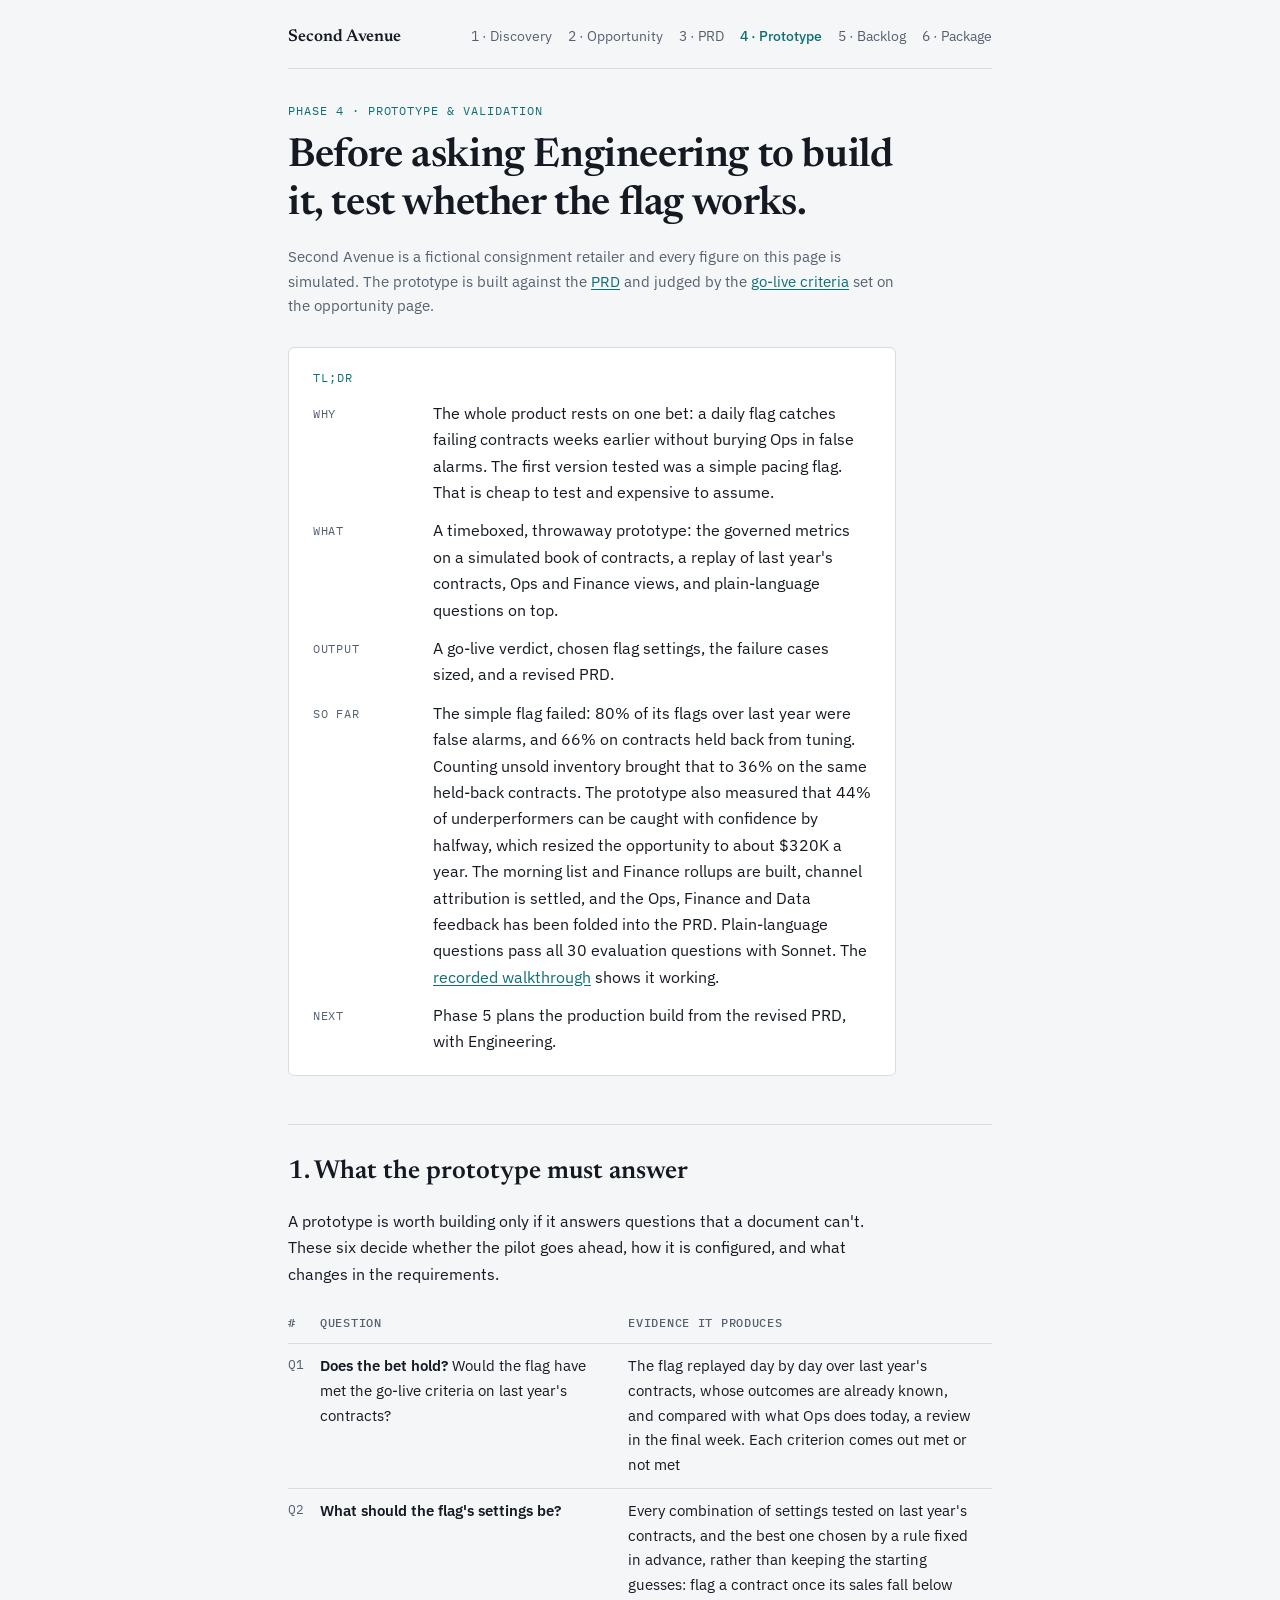
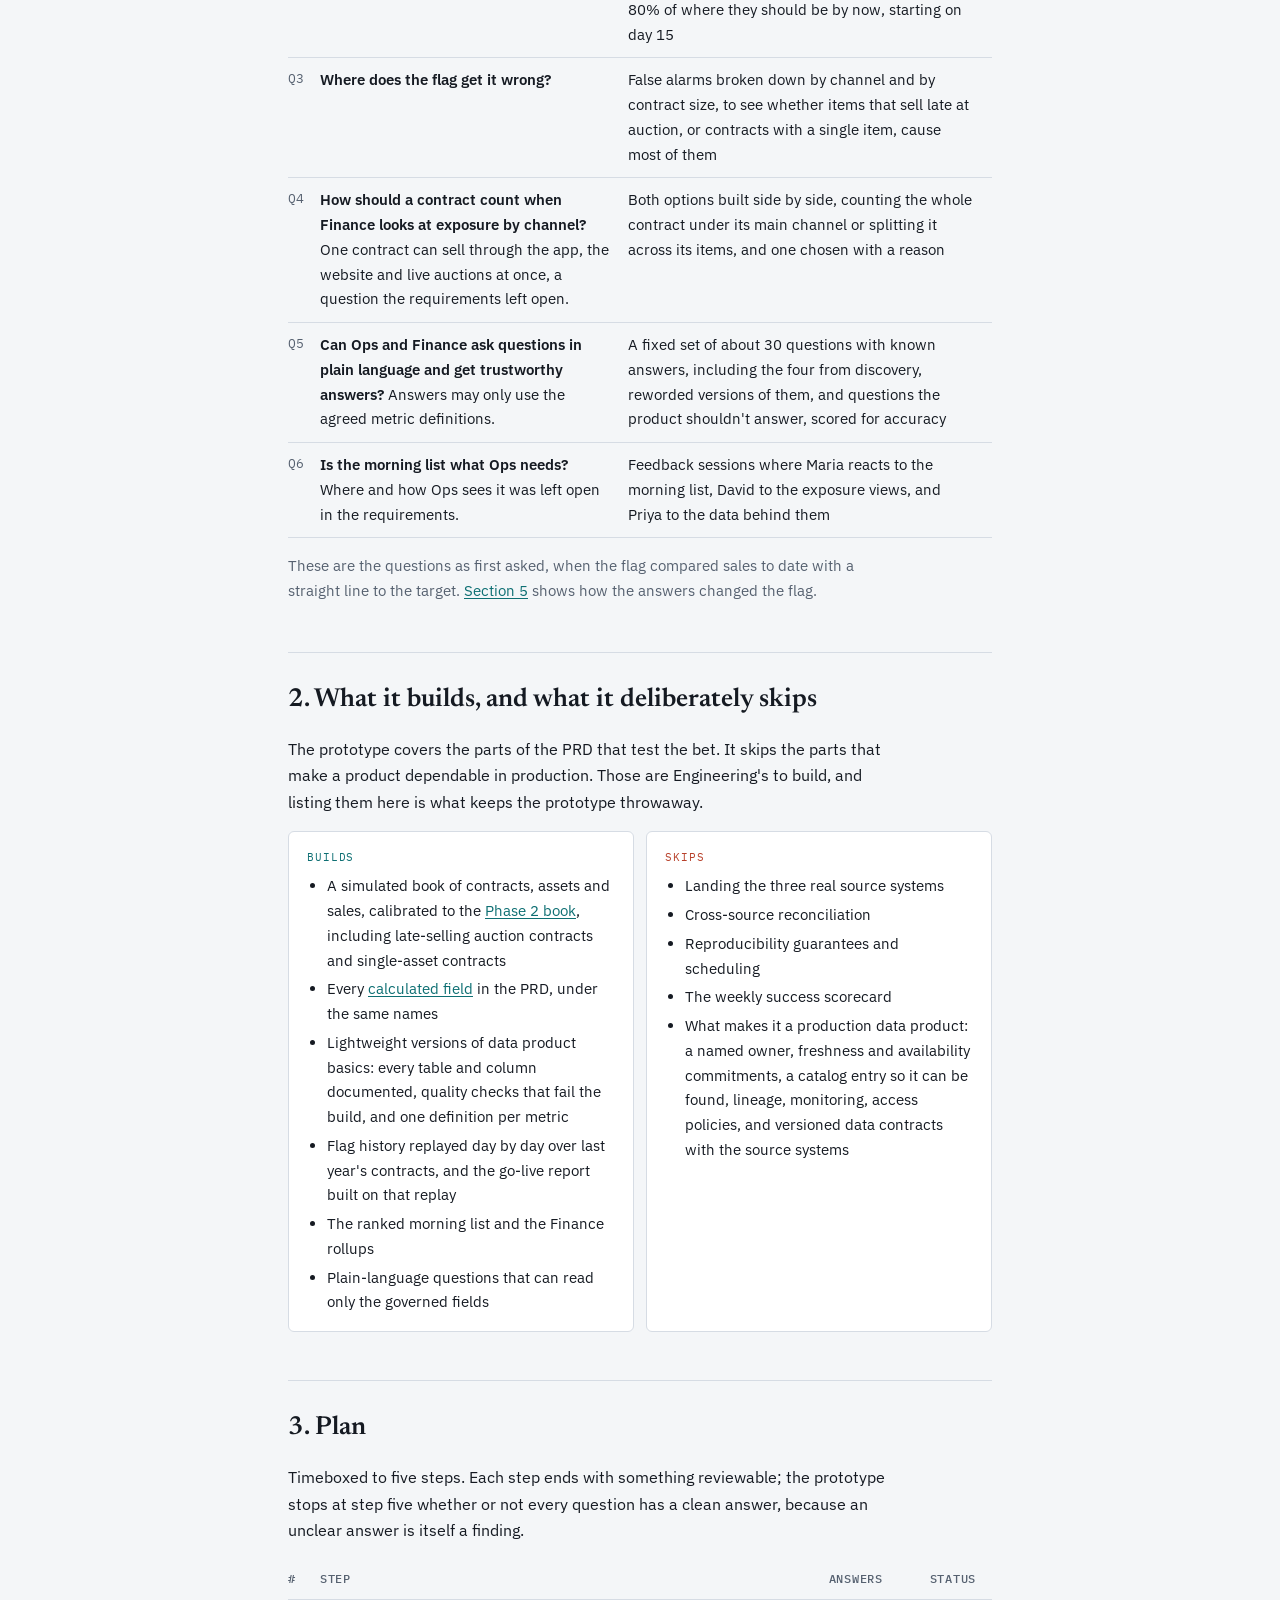
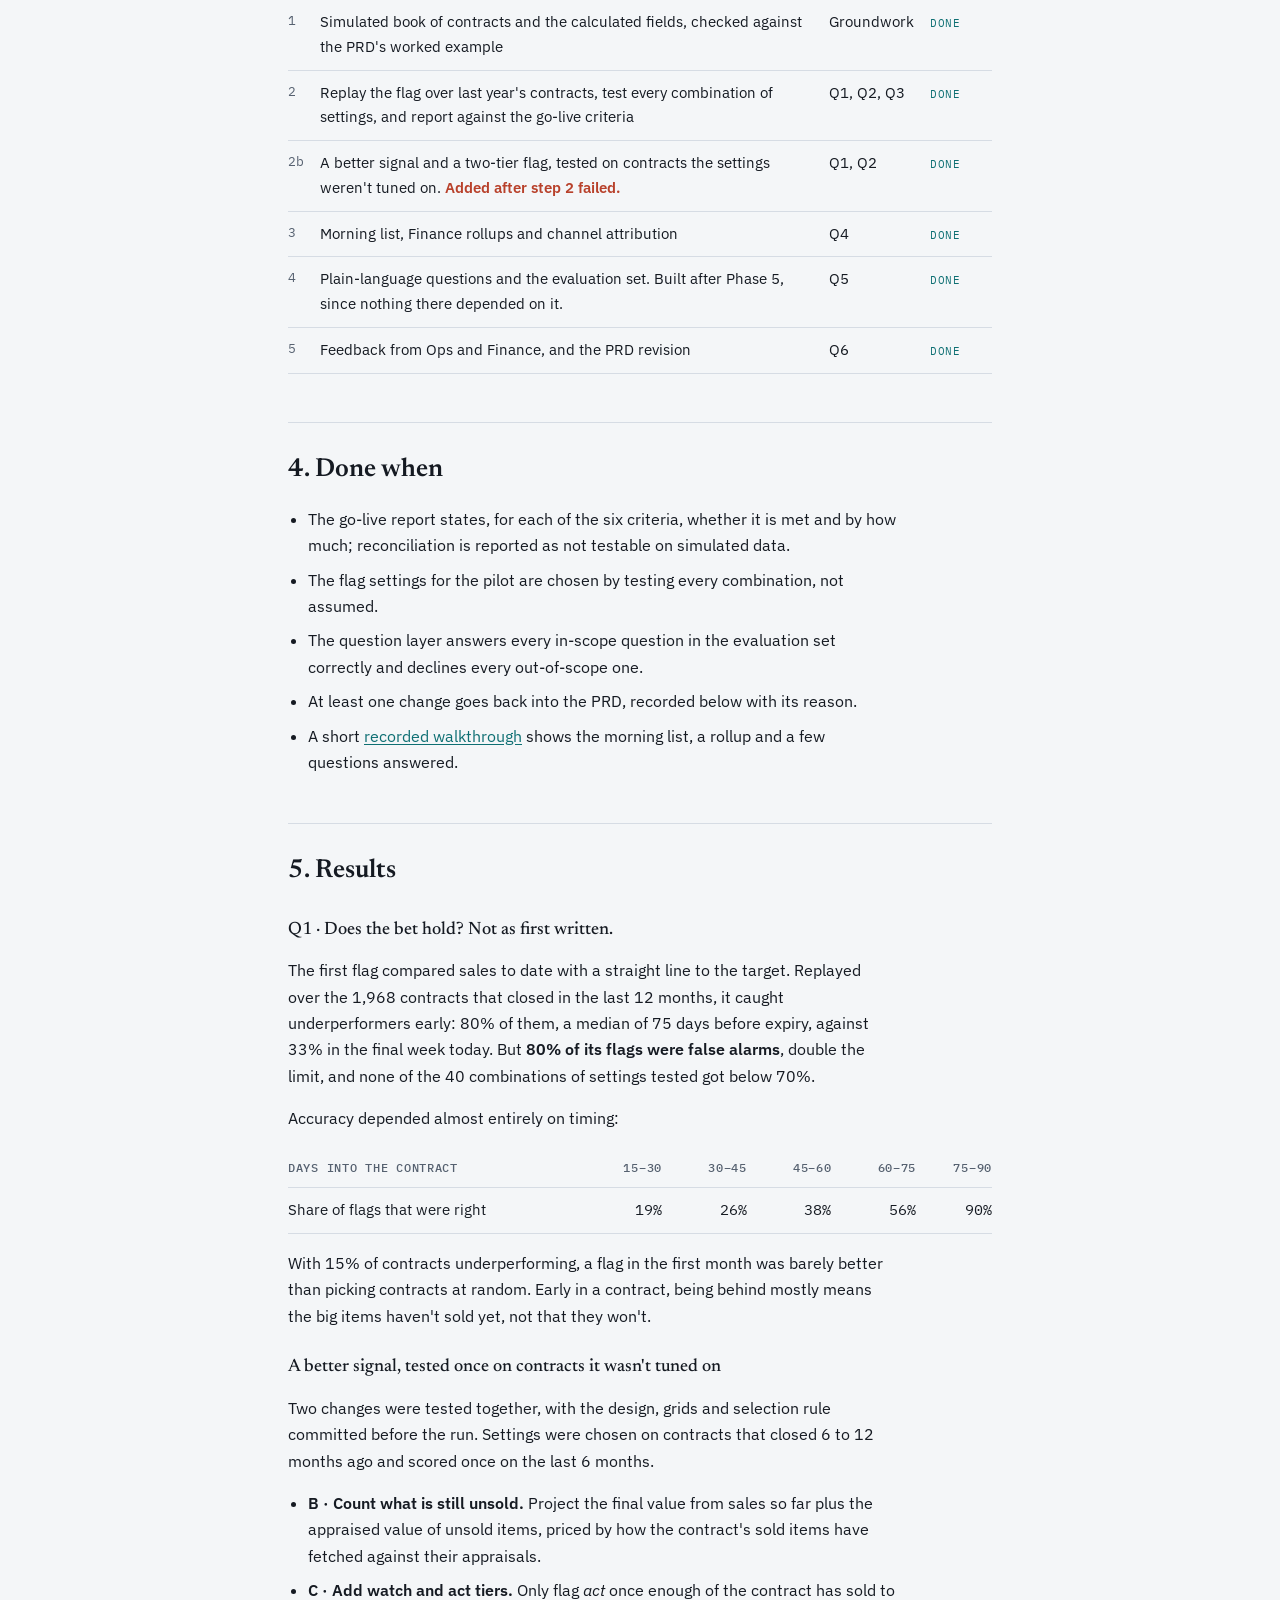
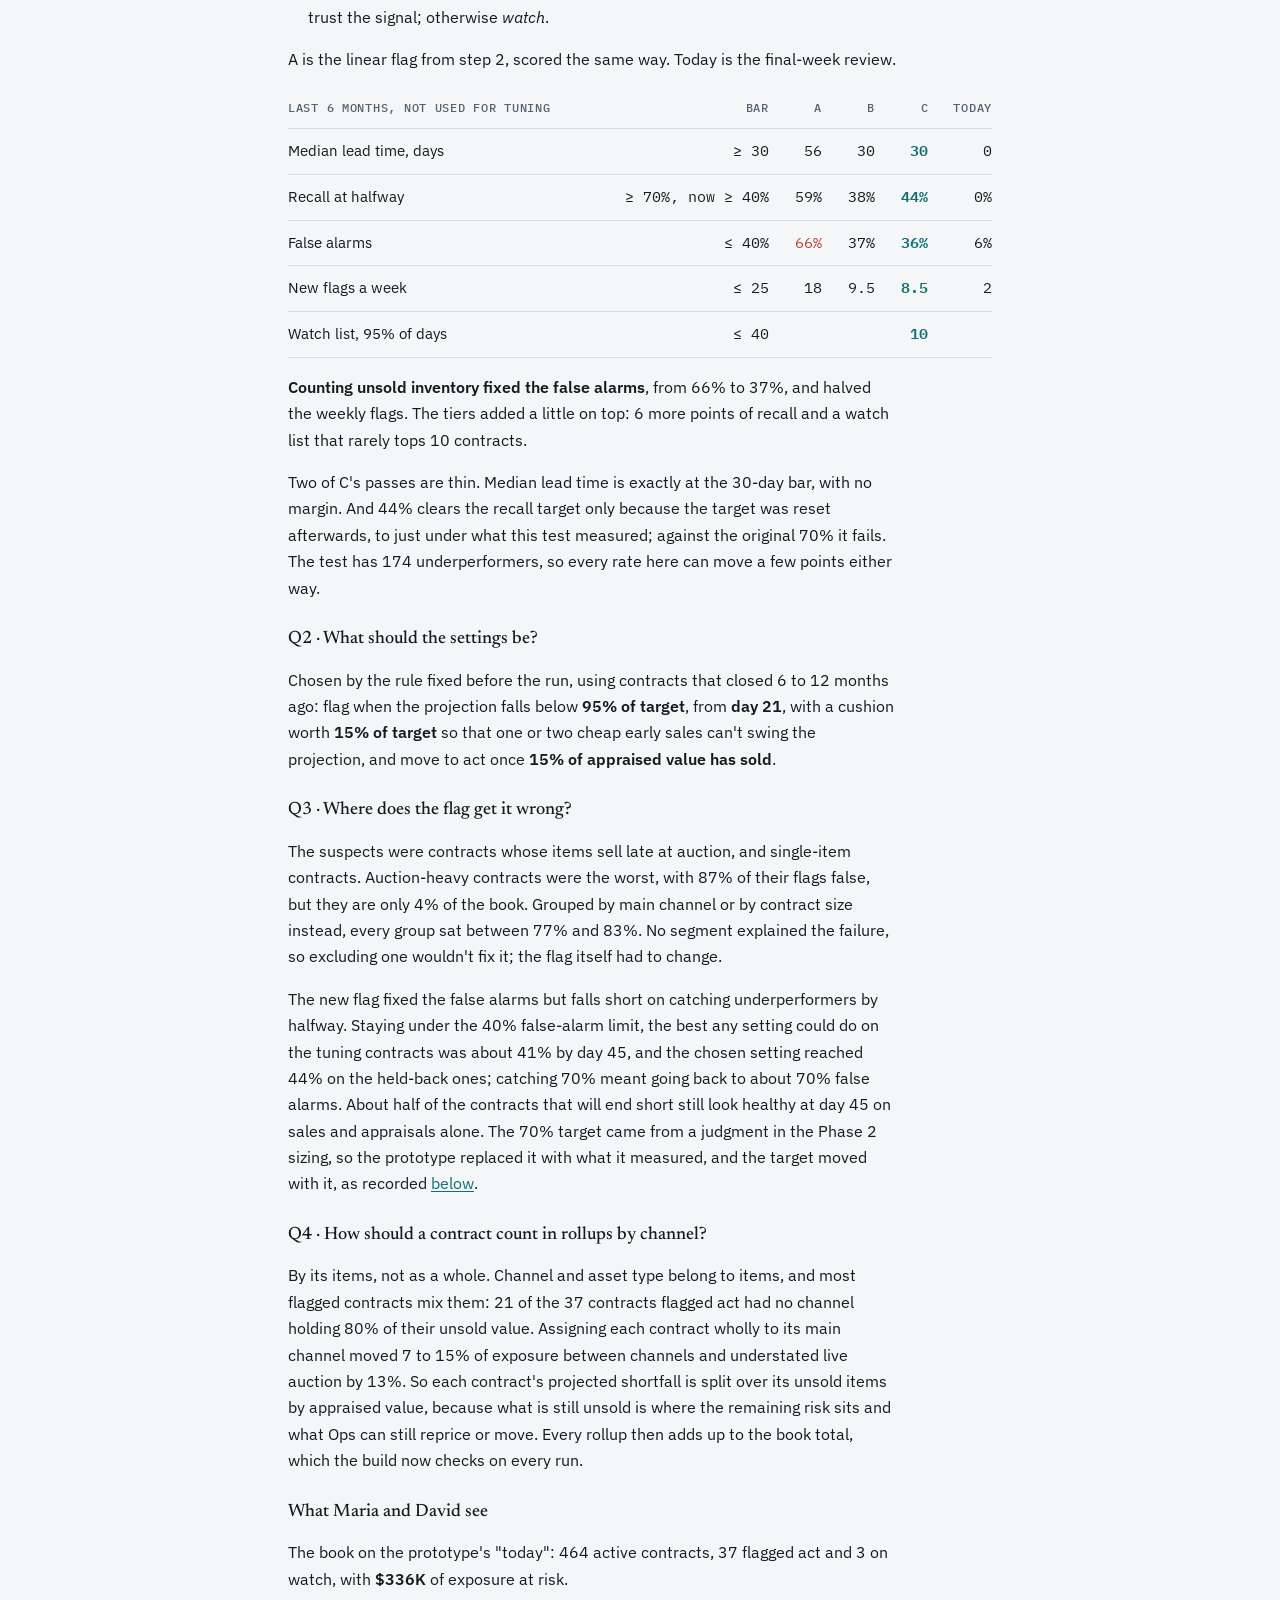
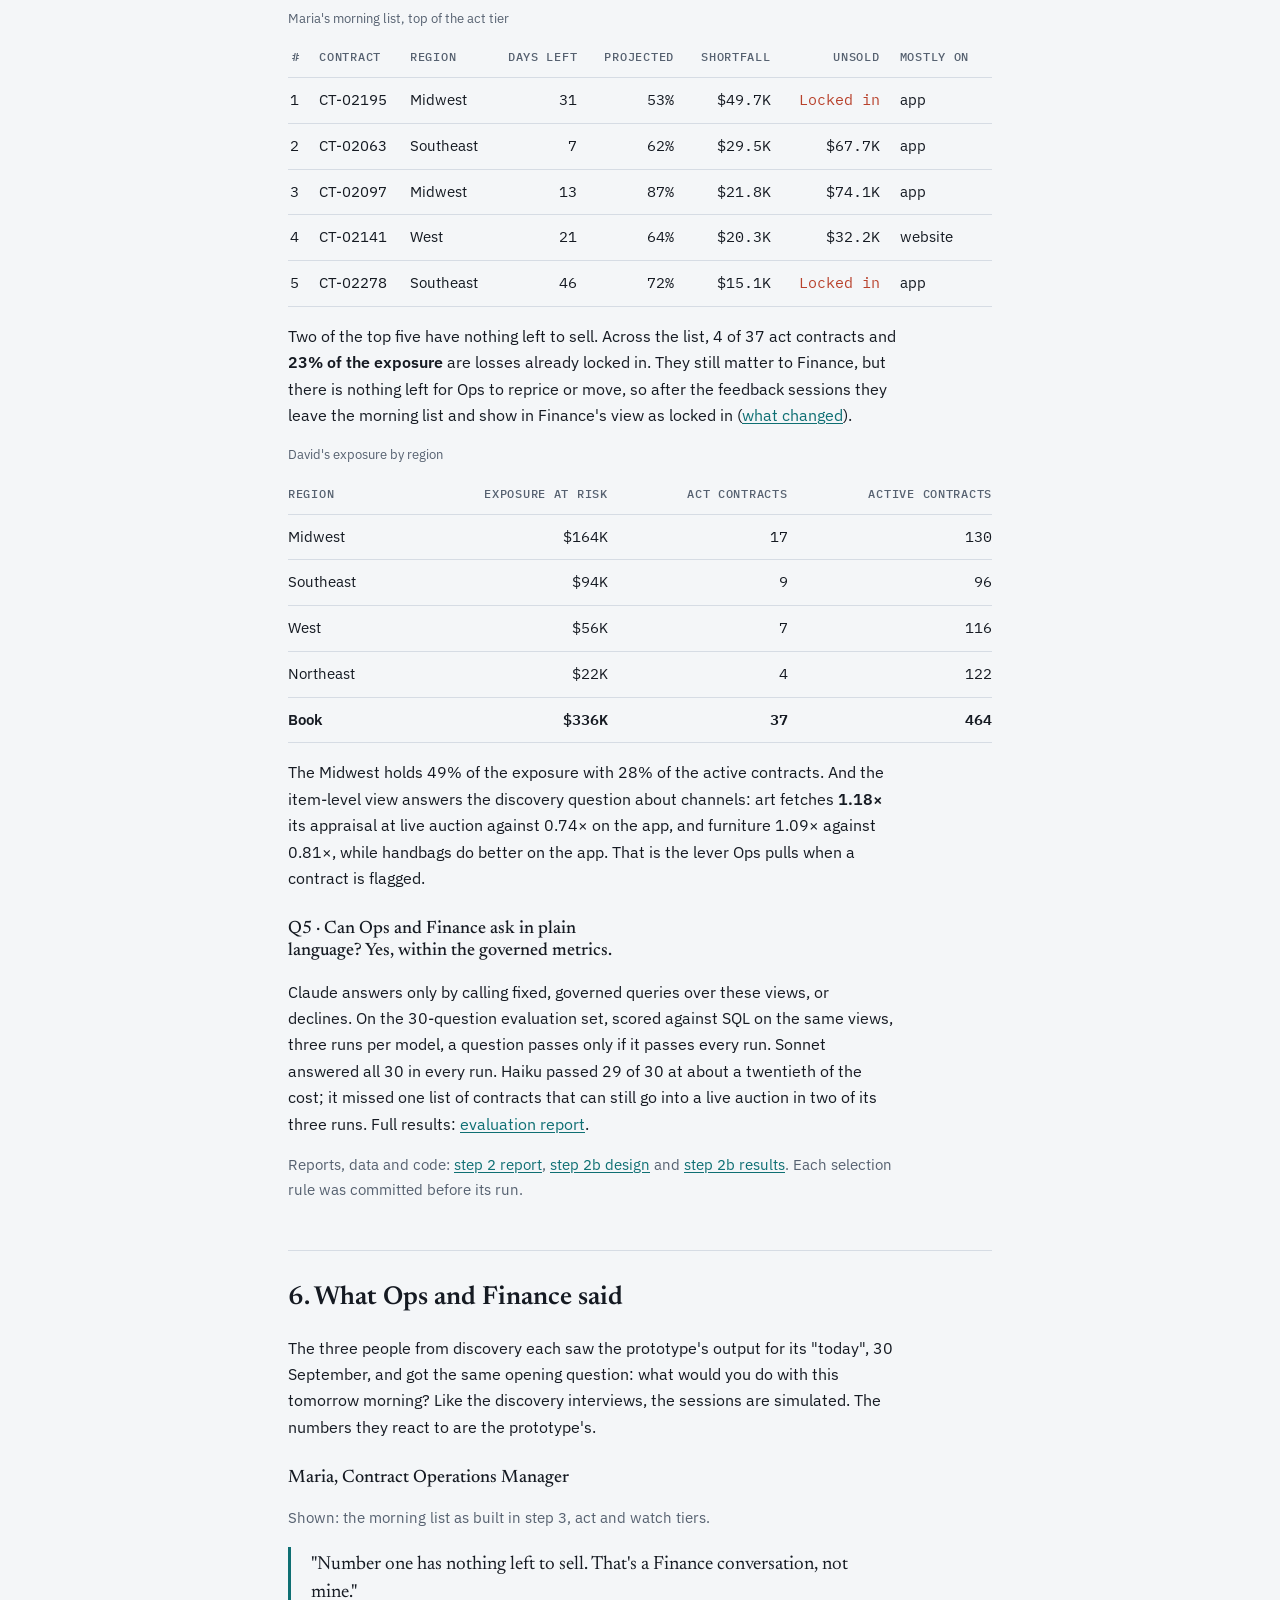
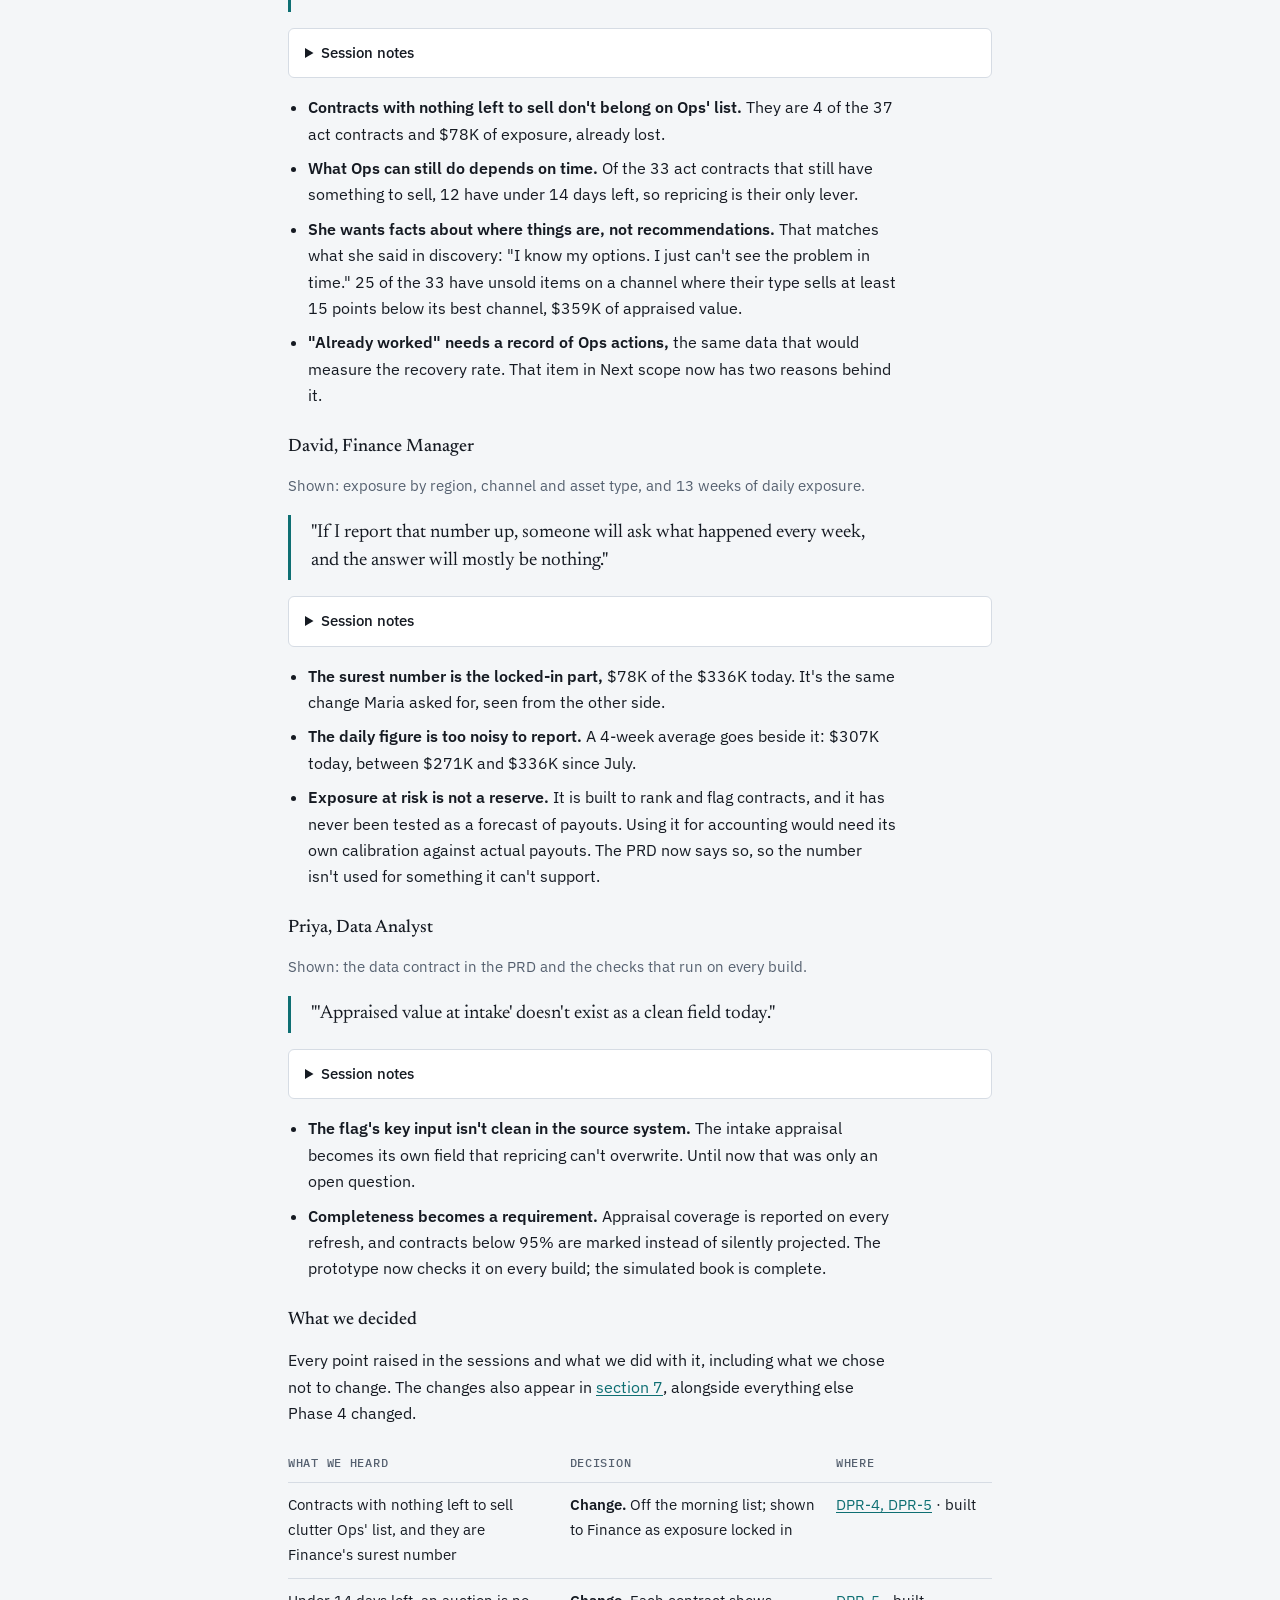
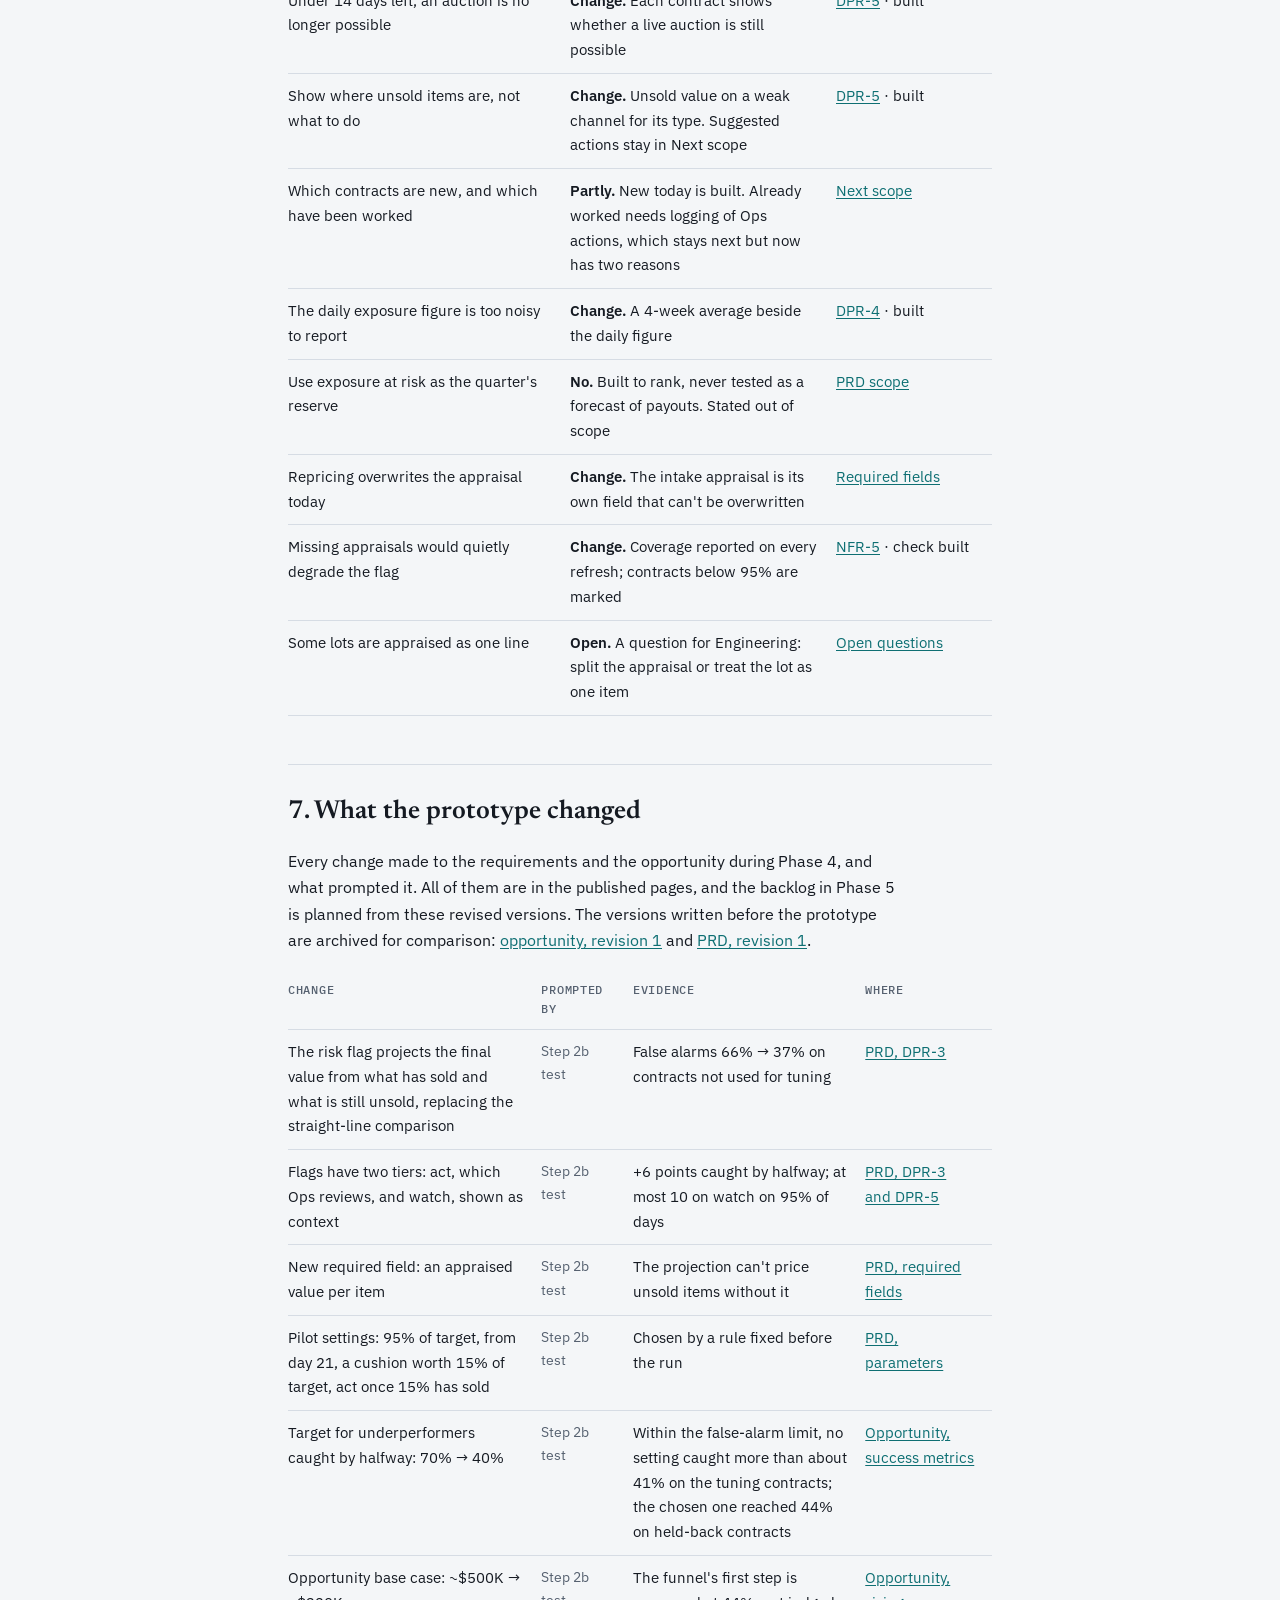
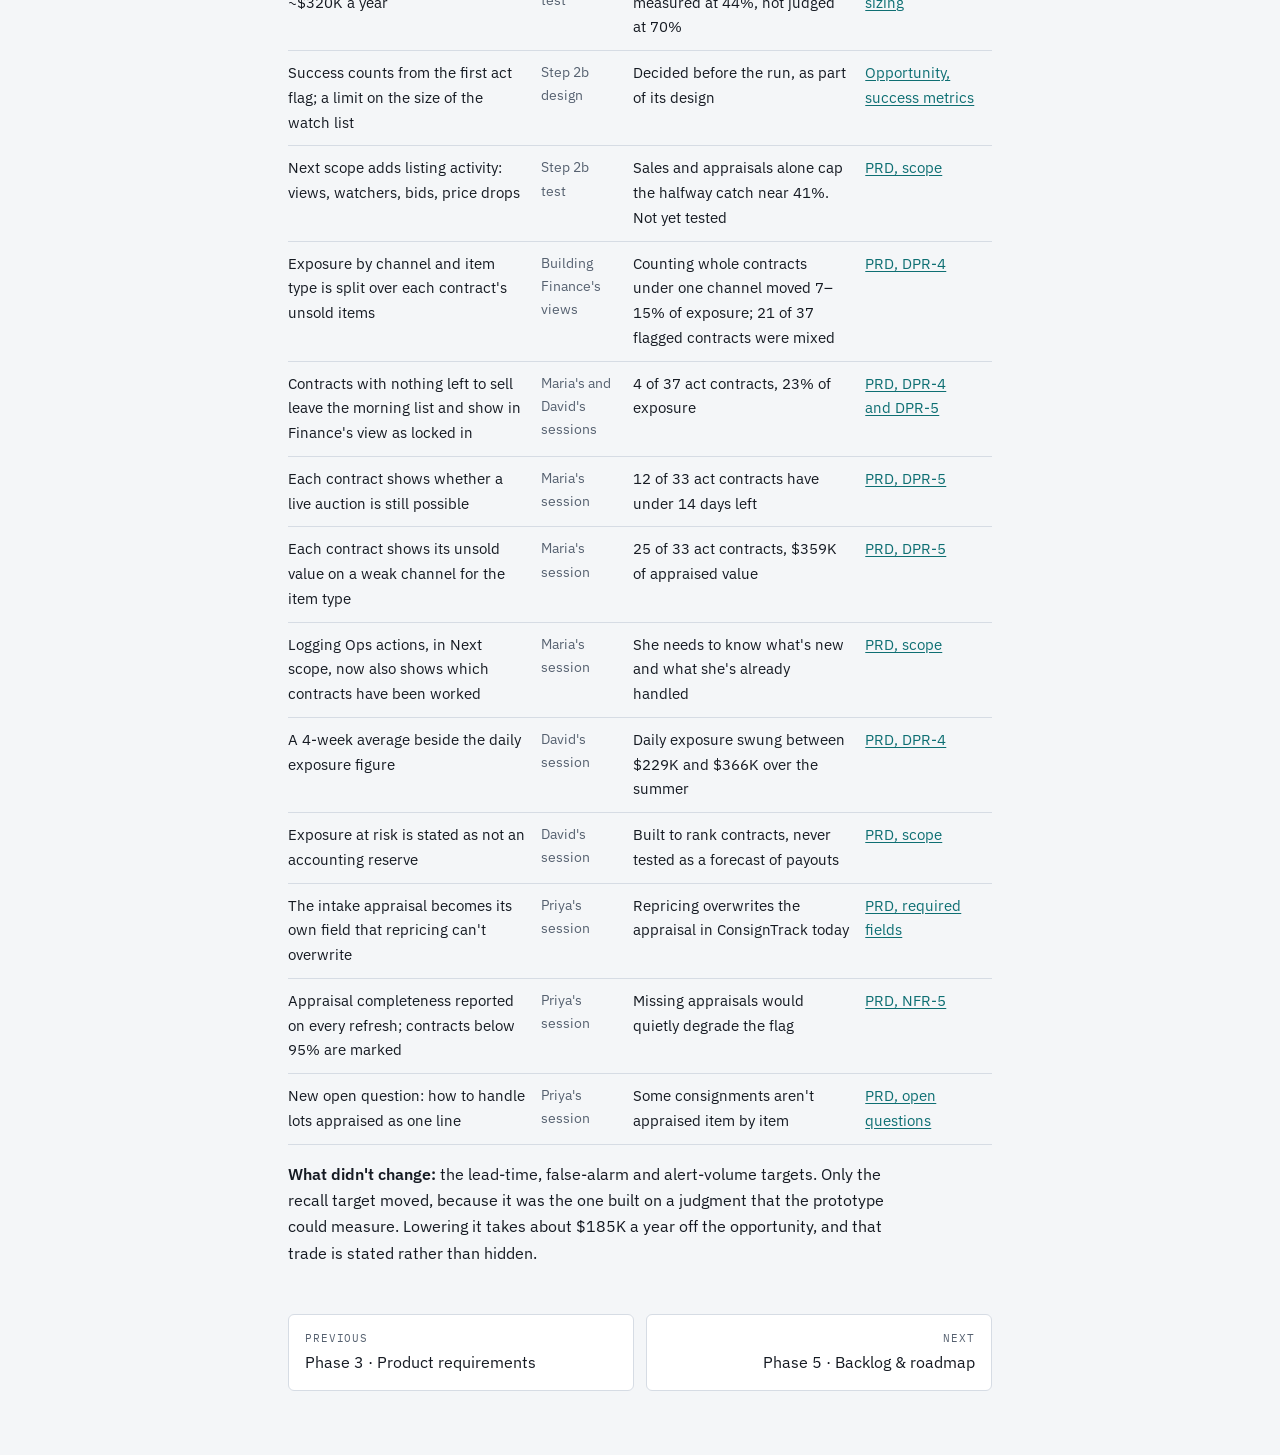
<file: docs/phase-4-prototype.html>
<!doctype html>
<html lang="en">
<head>
<meta charset="utf-8">
<meta name="viewport" content="width=device-width, initial-scale=1">
<title>Phase 4 · Prototype &amp; validation | Second Avenue</title>
<meta name="description" content="A throwaway prototype that tests Second Avenue's pilot bet before Engineering plans the build: what it must answer, what it builds, what it skips, and what it changed.">
<link rel="preconnect" href="https://fonts.googleapis.com">
<link rel="preconnect" href="https://fonts.gstatic.com" crossorigin>
<link rel="stylesheet" href="https://fonts.googleapis.com/css2?family=IBM+Plex+Mono:wght@400;500&family=IBM+Plex+Sans:wght@400;500;600&family=Newsreader:opsz,wght@6..72,500;6..72,600&display=swap">
<link rel="stylesheet" href="assets/site.css">
<style>
.status { font-family: var(--font-mono); font-size: 0.6875rem; letter-spacing: 0.08em; text-transform: uppercase; color: var(--muted); white-space: nowrap; }
.status.done { color: var(--accent); }
.status.wip { color: var(--fg); }
td.n { font-family: var(--font-mono); font-size: 0.8125rem; color: var(--muted); white-space: nowrap; }
.scope .tag.in { color: var(--accent); }
.scope .tag.out { color: var(--risk); }
.pending { background: var(--surface); border: 1px dashed var(--rule); border-radius: 6px; padding: 1rem 1.25rem; color: var(--muted); font-size: 0.9375rem; max-width: 38rem; }
.pending strong { color: var(--fg); }
td.win { color: var(--accent); font-weight: 600; }
td.locked { color: var(--risk); }
.pivot { color: var(--risk); font-weight: 600; }
td.num:not(:last-child), th.num:not(:last-child) { padding-right: 1.25rem; }
tr.total td { font-weight: 600; }
.qa { display: flex; flex-direction: column; gap: 1rem; }
.qa p.q { font-weight: 600; font-size: 0.9375rem; }
.qa p.a { font-size: 0.9375rem; color: var(--fg); margin-top: 0.25rem; }
caption.tcap { caption-side: top; text-align: left; font-size: 0.8125rem; color: var(--muted); padding-bottom: 0.5rem; }
td.miss { color: var(--risk); }
table.changes td:nth-child(2) { white-space: nowrap; }
table.decisions td:first-child { width: 40%; }
table.decisions td:last-child { white-space: nowrap; }
table.ledger td.src { color: var(--muted); font-size: 0.875rem; width: 13%; }
table.ledger td:first-child { width: 36%; }
table.ledger td:nth-child(3) { width: 33%; }
</style>
</head>
<body>
<main class="page">
  <nav class="sitenav" aria-label="Case study">
    <a class="home" href="index.html">Second Avenue</a>
    <a href="phase-1-discovery.html">1 · Discovery</a>
    <a href="phase-2-opportunity.html">2 · Opportunity</a>
    <a href="phase-3-prd.html">3 · PRD</a>
    <a href="phase-4-prototype.html" aria-current="page">4 · Prototype</a>
    <a href="phase-5-backlog-roadmap.html">5 · Backlog</a>
    <a href="phase-6-package.html">6 · Package</a>
  </nav>

  <header>
    <p class="eyebrow">Phase 4 · Prototype &amp; validation</p>
    <h1>Before asking Engineering to build it, test whether the flag works.</h1>
    <p class="note">Second Avenue is a fictional consignment retailer and every figure on this page is simulated. The prototype is built against the <a href="phase-3-prd.html">PRD</a> and judged by the <a href="phase-2-opportunity.html#go-live">go-live criteria</a> set on the opportunity page.</p>
  </header>

  <aside class="tldr" aria-labelledby="tldr-h">
    <p class="label" id="tldr-h">TL;DR</p>
    <dl>
      <dt>Why</dt>
      <dd>The whole product rests on one bet: a daily flag catches failing contracts weeks earlier without burying Ops in false alarms. The first version tested was a simple pacing flag. That is cheap to test and expensive to assume.</dd>
      <dt>What</dt>
      <dd>A timeboxed, throwaway prototype: the governed metrics on a simulated book of contracts, a replay of last year's contracts, Ops and Finance views, and plain-language questions on top.</dd>
      <dt>Output</dt>
      <dd>A go-live verdict, chosen flag settings, the failure cases sized, and a revised PRD.</dd>
      <dt>So far</dt>
      <dd>The simple flag failed: 80% of its flags over last year were false alarms, and 66% on contracts held back from tuning. Counting unsold inventory brought that to 36% on the same held-back contracts. The prototype also measured that 44% of underperformers can be caught with confidence by halfway, which resized the opportunity to about $320K a year. The morning list and Finance rollups are built, channel attribution is settled, and the Ops, Finance and Data feedback has been folded into the PRD. Plain-language questions pass all 30 evaluation questions with Sonnet. The <a href="https://youtu.be/5c_hqZ8J5YQ">recorded walkthrough</a> shows it working.</dd>
      <dt>Next</dt>
      <dd>Phase 5 plans the production build from the revised PRD, with Engineering.</dd>
    </dl>
  </aside>

  <section class="section" aria-labelledby="questions">
    <h2 id="questions">1. What the prototype must answer</h2>
    <p>A prototype is worth building only if it answers questions that a document can't. These six decide whether the pilot goes ahead, how it is configured, and what changes in the requirements.</p>
    <div class="scroll">
      <table>
        <thead><tr><th>#</th><th>Question</th><th>Evidence it produces</th></tr></thead>
        <tbody>
          <tr><td class="n">Q1</td><td><strong>Does the bet hold?</strong> Would the flag have met the go-live criteria on last year's contracts?</td><td>The flag replayed day by day over last year's contracts, whose outcomes are already known, and compared with what Ops does today, a review in the final week. Each criterion comes out met or not met</td></tr>
          <tr><td class="n">Q2</td><td><strong>What should the flag's settings be?</strong></td><td>Every combination of settings tested on last year's contracts, and the best one chosen by a rule fixed in advance, rather than keeping the starting guesses: flag a contract once its sales fall below 80% of where they should be by now, starting on day 15</td></tr>
          <tr><td class="n">Q3</td><td><strong>Where does the flag get it wrong?</strong></td><td>False alarms broken down by channel and by contract size, to see whether items that sell late at auction, or contracts with a single item, cause most of them</td></tr>
          <tr><td class="n">Q4</td><td><strong>How should a contract count when Finance looks at exposure by channel?</strong> One contract can sell through the app, the website and live auctions at once, a question the requirements left open.</td><td>Both options built side by side, counting the whole contract under its main channel or splitting it across its items, and one chosen with a reason</td></tr>
          <tr><td class="n">Q5</td><td><strong>Can Ops and Finance ask questions in plain language and get trustworthy answers?</strong> Answers may only use the agreed metric definitions.</td><td>A fixed set of about 30 questions with known answers, including the four from discovery, reworded versions of them, and questions the product shouldn't answer, scored for accuracy</td></tr>
          <tr><td class="n">Q6</td><td><strong>Is the morning list what Ops needs?</strong> Where and how Ops sees it was left open in the requirements.</td><td>Feedback sessions where Maria reacts to the morning list, David to the exposure views, and Priya to the data behind them</td></tr>
        </tbody>
      </table>
    </div>
    <p class="note" style="margin-top:0">These are the questions as first asked, when the flag compared sales to date with a straight line to the target. <a href="#results">Section 5</a> shows how the answers changed the flag.</p>
  </section>

  <section class="section" aria-labelledby="scope">
    <h2 id="scope">2. What it builds, and what it deliberately skips</h2>
    <p>The prototype covers the parts of the PRD that test the bet. It skips the parts that make a product dependable in production. Those are Engineering's to build, and listing them here is what keeps the prototype throwaway.</p>
    <div class="cards scope">
      <article class="card">
        <span class="tag in">Builds</span>
        <ul>
          <li>A simulated book of contracts, assets and sales, calibrated to the <a href="phase-2-opportunity.html#opportunity">Phase 2 book</a>, including late-selling auction contracts and single-asset contracts</li>
          <li>Every <a href="phase-3-prd.html#calculated">calculated field</a> in the PRD, under the same names</li>
          <li>Lightweight versions of data product basics: every table and column documented, quality checks that fail the build, and one definition per metric</li>
          <li>Flag history replayed day by day over last year's contracts, and the go-live report built on that replay</li>
          <li>The ranked morning list and the Finance rollups</li>
          <li>Plain-language questions that can read only the governed fields</li>
        </ul>
      </article>
      <article class="card">
        <span class="tag out">Skips</span>
        <ul>
          <li>Landing the three real source systems</li>
          <li>Cross-source reconciliation</li>
          <li>Reproducibility guarantees and scheduling</li>
          <li>The weekly success scorecard</li>
          <li>What makes it a production data product: a named owner, freshness and availability commitments, a catalog entry so it can be found, lineage, monitoring, access policies, and versioned data contracts with the source systems</li>
        </ul>
      </article>
    </div>
  </section>

  <section class="section" aria-labelledby="plan">
    <h2 id="plan">3. Plan</h2>
    <p>Timeboxed to five steps. Each step ends with something reviewable; the prototype stops at step five whether or not every question has a clean answer, because an unclear answer is itself a finding.</p>
    <div class="scroll">
      <table>
        <thead><tr><th>#</th><th>Step</th><th>Answers</th><th>Status</th></tr></thead>
        <tbody>
          <tr><td class="n">1</td><td>Simulated book of contracts and the calculated fields, checked against the PRD's worked example</td><td>Groundwork</td><td><span class="status done">Done</span></td></tr>
          <tr><td class="n">2</td><td>Replay the flag over last year's contracts, test every combination of settings, and report against the go-live criteria</td><td>Q1, Q2, Q3</td><td><span class="status done">Done</span></td></tr>
          <tr><td class="n">2b</td><td>A better signal and a two-tier flag, tested on contracts the settings weren't tuned on. <span class="pivot">Added after step 2 failed.</span></td><td>Q1, Q2</td><td><span class="status done">Done</span></td></tr>
          <tr><td class="n">3</td><td>Morning list, Finance rollups and channel attribution</td><td>Q4</td><td><span class="status done">Done</span></td></tr>
          <tr><td class="n">4</td><td>Plain-language questions and the evaluation set. Built after Phase 5, since nothing there depended on it.</td><td>Q5</td><td><span class="status done">Done</span></td></tr>
          <tr><td class="n">5</td><td>Feedback from Ops and Finance, and the PRD revision</td><td>Q6</td><td><span class="status done">Done</span></td></tr>
        </tbody>
      </table>
    </div>
  </section>

  <section class="section" aria-labelledby="done">
    <h2 id="done">4. Done when</h2>
    <ul>
      <li>The go-live report states, for each of the six criteria, whether it is met and by how much; reconciliation is reported as not testable on simulated data.</li>
      <li>The flag settings for the pilot are chosen by testing every combination, not assumed.</li>
      <li>The question layer answers every in-scope question in the evaluation set correctly and declines every out-of-scope one.</li>
      <li>At least one change goes back into the PRD, recorded below with its reason.</li>
      <li>A short <a href="https://youtu.be/5c_hqZ8J5YQ">recorded walkthrough</a> shows the morning list, a rollup and a few questions answered.</li>
    </ul>
  </section>

  <section class="section" aria-labelledby="results">
    <h2 id="results">5. Results</h2>
    <h3>Q1 · Does the bet hold? Not as first written.</h3>
    <p>The first flag compared sales to date with a straight line to the target. Replayed over the 1,968 contracts that closed in the last 12 months, it caught underperformers early: 80% of them, a median of 75 days before expiry, against 33% in the final week today. But <strong>80% of its flags were false alarms</strong>, double the limit, and none of the 40 combinations of settings tested got below 70%.</p>
    <p>Accuracy depended almost entirely on timing:</p>
    <div class="scroll">
      <table>
        <thead><tr><th>Days into the contract</th><th class="num">15–30</th><th class="num">30–45</th><th class="num">45–60</th><th class="num">60–75</th><th class="num">75–90</th></tr></thead>
        <tbody><tr><td>Share of flags that were right</td><td class="num">19%</td><td class="num">26%</td><td class="num">38%</td><td class="num">56%</td><td class="num">90%</td></tr></tbody>
      </table>
    </div>
    <p>With 15% of contracts underperforming, a flag in the first month was barely better than picking contracts at random. Early in a contract, being behind mostly means the big items haven't sold yet, not that they won't.</p>

    <h3>A better signal, tested once on contracts it wasn't tuned on</h3>
    <p>Two changes were tested together, with the design, grids and selection rule committed before the run. Settings were chosen on contracts that closed 6 to 12 months ago and scored once on the last 6 months.</p>
    <ul>
      <li><strong>B · Count what is still unsold.</strong> Project the final value from sales so far plus the appraised value of unsold items, priced by how the contract's sold items have fetched against their appraisals.</li>
      <li><strong>C · Add watch and act tiers.</strong> Only flag <em>act</em> once enough of the contract has sold to trust the signal; otherwise <em>watch</em>.</li>
    </ul>
    <p>A is the linear flag from step 2, scored the same way. Today is the final-week review.</p>
    <div class="scroll">
      <table class="results">
        <thead><tr><th>Last 6 months, not used for tuning</th><th class="num">Bar</th><th class="num">A</th><th class="num">B</th><th class="num">C</th><th class="num">Today</th></tr></thead>
        <tbody>
          <tr><td>Median lead time, days</td><td class="num">≥ 30</td><td class="num">56</td><td class="num">30</td><td class="num win">30</td><td class="num">0</td></tr>
          <tr><td>Recall at halfway</td><td class="num">≥ 70%, now ≥ 40%</td><td class="num">59%</td><td class="num">38%</td><td class="num win">44%</td><td class="num">0%</td></tr>
          <tr><td>False alarms</td><td class="num">≤ 40%</td><td class="num miss">66%</td><td class="num">37%</td><td class="num win">36%</td><td class="num">6%</td></tr>
          <tr><td>New flags a week</td><td class="num">≤ 25</td><td class="num">18</td><td class="num">9.5</td><td class="num win">8.5</td><td class="num">2</td></tr>
          <tr><td>Watch list, 95% of days</td><td class="num">≤ 40</td><td class="num"></td><td class="num"></td><td class="num win">10</td><td class="num"></td></tr>
        </tbody>
      </table>
    </div>
    <p><strong>Counting unsold inventory fixed the false alarms</strong>, from 66% to 37%, and halved the weekly flags. The tiers added a little on top: 6 more points of recall and a watch list that rarely tops 10 contracts.</p>
    <p>Two of C's passes are thin. Median lead time is exactly at the 30-day bar, with no margin. And 44% clears the recall target only because the target was reset afterwards, to just under what this test measured; against the original 70% it fails. The test has 174 underperformers, so every rate here can move a few points either way.</p>

    <h3>Q2 · What should the settings be?</h3>
    <p>Chosen by the rule fixed before the run, using contracts that closed 6 to 12 months ago: flag when the projection falls below <strong>95% of target</strong>, from <strong>day 21</strong>, with a cushion worth <strong>15% of target</strong> so that one or two cheap early sales can't swing the projection, and move to act once <strong>15% of appraised value has sold</strong>.</p>

    <h3>Q3 · Where does the flag get it wrong?</h3>
    <p>The suspects were contracts whose items sell late at auction, and single-item contracts. Auction-heavy contracts were the worst, with 87% of their flags false, but they are only 4% of the book. Grouped by main channel or by contract size instead, every group sat between 77% and 83%. No segment explained the failure, so excluding one wouldn't fix it; the flag itself had to change.</p>
    <p>The new flag fixed the false alarms but falls short on catching underperformers by halfway. Staying under the 40% false-alarm limit, the best any setting could do on the tuning contracts was about 41% by day 45, and the chosen setting reached 44% on the held-back ones; catching 70% meant going back to about 70% false alarms. About half of the contracts that will end short still look healthy at day 45 on sales and appraisals alone. The 70% target came from a judgment in the Phase 2 sizing, so the prototype replaced it with what it measured, and the target moved with it, as recorded <a href="#changed">below</a>.</p>
    <h3 id="q4">Q4 · How should a contract count in rollups by channel?</h3>
    <p>By its items, not as a whole. Channel and asset type belong to items, and most flagged contracts mix them: 21 of the 37 contracts flagged act had no channel holding 80% of their unsold value. Assigning each contract wholly to its main channel moved 7 to 15% of exposure between channels and understated live auction by 13%. So each contract's projected shortfall is split over its unsold items by appraised value, because what is still unsold is where the remaining risk sits and what Ops can still reprice or move. Every rollup then adds up to the book total, which the build now checks on every run.</p>

    <h3 id="snapshot">What Maria and David see</h3>
    <p>The book on the prototype's "today": 464 active contracts, 37 flagged act and 3 on watch, with <strong>$336K</strong> of exposure at risk.</p>
    <div class="scroll">
      <table>
        <caption class="tcap">Maria's morning list, top of the act tier</caption>
        <thead><tr><th class="num">#</th><th>Contract</th><th>Region</th><th class="num">Days left</th><th class="num">Projected</th><th class="num">Shortfall</th><th class="num">Unsold</th><th>Mostly on</th></tr></thead>
        <tbody>
          <tr><td class="num">1</td><td>CT-02195</td><td>Midwest</td><td class="num">31</td><td class="num">53%</td><td class="num">$49.7K</td><td class="num locked">Locked in</td><td>app</td></tr>
          <tr><td class="num">2</td><td>CT-02063</td><td>Southeast</td><td class="num">7</td><td class="num">62%</td><td class="num">$29.5K</td><td class="num">$67.7K</td><td>app</td></tr>
          <tr><td class="num">3</td><td>CT-02097</td><td>Midwest</td><td class="num">13</td><td class="num">87%</td><td class="num">$21.8K</td><td class="num">$74.1K</td><td>app</td></tr>
          <tr><td class="num">4</td><td>CT-02141</td><td>West</td><td class="num">21</td><td class="num">64%</td><td class="num">$20.3K</td><td class="num">$32.2K</td><td>website</td></tr>
          <tr><td class="num">5</td><td>CT-02278</td><td>Southeast</td><td class="num">46</td><td class="num">72%</td><td class="num">$15.1K</td><td class="num locked">Locked in</td><td>app</td></tr>
        </tbody>
      </table>
    </div>
    <p>Two of the top five have nothing left to sell. Across the list, 4 of 37 act contracts and <strong>23% of the exposure</strong> are losses already locked in. They still matter to Finance, but there is nothing left for Ops to reprice or move, so after the feedback sessions they leave the morning list and show in Finance's view as locked in (<a href="#changed">what changed</a>).</p>
    <div class="scroll">
      <table>
        <caption class="tcap">David's exposure by region</caption>
        <thead><tr><th>Region</th><th class="num">Exposure at risk</th><th class="num">Act contracts</th><th class="num">Active contracts</th></tr></thead>
        <tbody>
          <tr><td>Midwest</td><td class="num">$164K</td><td class="num">17</td><td class="num">130</td></tr>
          <tr><td>Southeast</td><td class="num">$94K</td><td class="num">9</td><td class="num">96</td></tr>
          <tr><td>West</td><td class="num">$56K</td><td class="num">7</td><td class="num">116</td></tr>
          <tr><td>Northeast</td><td class="num">$22K</td><td class="num">4</td><td class="num">122</td></tr>
          <tr class="total"><td>Book</td><td class="num">$336K</td><td class="num">37</td><td class="num">464</td></tr>
        </tbody>
      </table>
    </div>
    <p>The Midwest holds 49% of the exposure with 28% of the active contracts. And the item-level view answers the discovery question about channels: art fetches <strong>1.18×</strong> its appraisal at live auction against 0.74× on the app, and furniture 1.09× against 0.81×, while handbags do better on the app. That is the lever Ops pulls when a contract is flagged.</p>

    <h3 id="q5">Q5 · Can Ops and Finance ask in plain language? Yes, within the governed metrics.</h3>
    <p>Claude answers only by calling fixed, governed queries over these views, or declines. On the 30-question evaluation set, scored against SQL on the same views, three runs per model, a question passes only if it passes every run. Sonnet answered all 30 in every run. Haiku passed 29 of 30 at about a twentieth of the cost; it missed one list of contracts that can still go into a live auction in two of its three runs. Full results: <a href="https://github.com/caioluthi/portfolio/blob/main/prototype/questions/results/report.md">evaluation report</a>.</p>

    <p class="note" style="margin-top:0">Reports, data and code: <a href="https://github.com/caioluthi/portfolio/blob/main/prototype/backtest/results/report.md">step 2 report</a>, <a href="https://github.com/caioluthi/portfolio/blob/main/prototype/experiment/DESIGN.md">step 2b design</a> and <a href="https://github.com/caioluthi/portfolio/blob/main/prototype/experiment/results/report.md">step 2b results</a>. Each selection rule was committed before its run.</p>
  </section>

  <section class="section" aria-labelledby="feedback">
    <h2 id="feedback">6. What Ops and Finance said</h2>
    <p>The three people from discovery each saw the prototype's output for its "today", 30 September, and got the same opening question: what would you do with this tomorrow morning? Like the discovery interviews, the sessions are simulated. The numbers they react to are the prototype's.</p>

    <h3>Maria, Contract Operations Manager</h3>
    <p class="note" style="margin-top:0">Shown: the morning list as built in step 3, act and watch tiers.</p>
    <blockquote><p>"Number one has nothing left to sell. That's a Finance conversation, not mine."</p></blockquote>
    <details>
      <summary>Session notes</summary>
      <div class="inner qa">
        <div><p class="q">What would you do with this list tomorrow morning?</p><p class="a">"Start at the top, except I'd skip number one. It has nothing left to sell. That's a Finance conversation, not mine. If it's on my list I'll look at it every morning and feel bad about it, and it pushes the ones I can still fix down the page."</p></div>
        <div><p class="q">Take the next one: seven days left. What can you do?</p><p class="a">"Price. That's it. Live auction catalogs close two weeks before the sale, so anything with under fourteen days can't go into an auction anymore. I'd want the list to tell me that, so I'm not checking the calendar for every contract."</p></div>
        <div><p class="q">Thirty-odd contracts flagged act. Is that workable?</p><p class="a">"If they don't all change every morning, yes. What I really need is which ones are new since yesterday and which ones I've already worked. Otherwise I'm rereading the same list."</p></div>
        <div><p class="q">What's missing?</p><p class="a">"Tell me which items are in the wrong place. If a painting is sitting on the app, I know it belongs in an auction, but I have to open the contract and go find it. I don't need the system to tell me what to do. I need it to show me where to look."</p></div>
        <div><p class="q">And the contracts on watch?</p><p class="a">"Three is fine. I'd glance at them on Fridays. If watch got to thirty, I'd stop reading it."</p></div>
      </div>
    </details>
    <ul>
      <li><strong>Contracts with nothing left to sell don't belong on Ops' list.</strong> They are 4 of the 37 act contracts and $78K of exposure, already lost.</li>
      <li><strong>What Ops can still do depends on time.</strong> Of the 33 act contracts that still have something to sell, 12 have under 14 days left, so repricing is their only lever.</li>
      <li><strong>She wants facts about where things are, not recommendations.</strong> That matches what she said in discovery: "I know my options. I just can't see the problem in time." 25 of the 33 have unsold items on a channel where their type sells at least 15 points below its best channel, $359K of appraised value.</li>
      <li><strong>"Already worked" needs a record of Ops actions,</strong> the same data that would measure the recovery rate. That item in Next scope now has two reasons behind it.</li>
    </ul>

    <h3>David, Finance Manager</h3>
    <p class="note" style="margin-top:0">Shown: exposure by region, channel and asset type, and 13 weeks of daily exposure.</p>
    <blockquote><p>"If I report that number up, someone will ask what happened every week, and the answer will mostly be nothing."</p></blockquote>
    <details>
      <summary>Session notes</summary>
      <div class="inner qa">
        <div><p class="q">What would you do with this tomorrow?</p><p class="a">"Send the region view to the regional directors. I'd have guessed the Midwest, but I've never been able to prove it. Half the exposure from about a quarter of the book is a conversation I can now have."</p></div>
        <div><p class="q">Could you report exposure at risk upward?</p><p class="a">"The trend, yes, but not the daily number. It moved between $229K and $366K over the summer. If I report that up, someone will ask what happened every week, and the answer will mostly be nothing. Give me a four-week average next to it."</p></div>
        <div><p class="q">What would you do with the $336K itself?</p><p class="a">"My instinct is to book it as the shortfall reserve for the quarter. It's better than what I use now."</p></div>
        <div><p class="q">Which part of it are you surest about?</p><p class="a">"The money on contracts with nothing left to sell. That's not a projection anymore, it's a bill. Show me that on its own."</p></div>
        <div><p class="q">And watch?</p><p class="a">"Keep it separate. Thirty thousand on watch is a footnote, not a number I'd report."</p></div>
      </div>
    </details>
    <ul>
      <li><strong>The surest number is the locked-in part,</strong> $78K of the $336K today. It's the same change Maria asked for, seen from the other side.</li>
      <li><strong>The daily figure is too noisy to report.</strong> A 4-week average goes beside it: $307K today, between $271K and $336K since July.</li>
      <li><strong>Exposure at risk is not a reserve.</strong> It is built to rank and flag contracts, and it has never been tested as a forecast of payouts. Using it for accounting would need its own calibration against actual payouts. The PRD now says so, so the number isn't used for something it can't support.</li>
    </ul>

    <h3>Priya, Data Analyst</h3>
    <p class="note" style="margin-top:0">Shown: the data contract in the PRD and the checks that run on every build.</p>
    <blockquote><p>"'Appraised value at intake' doesn't exist as a clean field today."</p></blockquote>
    <details>
      <summary>Session notes</summary>
      <div class="inner qa">
        <div><p class="q">Looking at the data contract, what worries you?</p><p class="a">"The appraisal field. In ConsignTrack, when Ops reprices an item, the estimate gets overwritten with the new price. And some lots get appraised as one line, not item by item. So 'appraised value at intake' doesn't exist as a clean field today."</p></div>
        <div><p class="q">What would you need?</p><p class="a">"Keep the intake appraisal as its own field nobody can edit, next to the current asking price. And tell me every day how many items are missing one, because the flag will quietly get worse if that number drifts."</p></div>
        <div><p class="q">How would you handle the lots?</p><p class="a">"Split the appraisal across the items using the appraiser's notes, or treat the lot as one item. Either works, as long as it's the same every time."</p></div>
        <div><p class="q">Anything you'd keep from the prototype?</p><p class="a">"The checks that fail the build. If the rollups don't add up, nothing ships. I never had that. I found my mistakes when David did."</p></div>
      </div>
    </details>
    <ul>
      <li><strong>The flag's key input isn't clean in the source system.</strong> The intake appraisal becomes its own field that repricing can't overwrite. Until now that was only an open question.</li>
      <li><strong>Completeness becomes a requirement.</strong> Appraisal coverage is reported on every refresh, and contracts below 95% are marked instead of silently projected. The prototype now checks it on every build; the simulated book is complete.</li>
    </ul>

    <h3 id="decisions">What we decided</h3>
    <p>Every point raised in the sessions and what we did with it, including what we chose not to change. The changes also appear in <a href="#changed">section 7</a>, alongside everything else Phase 4 changed.</p>
    <div class="scroll">
      <table class="decisions">
        <thead><tr><th>What we heard</th><th>Decision</th><th>Where</th></tr></thead>
        <tbody>
          <tr><td>Contracts with nothing left to sell clutter Ops' list, and they are Finance's surest number</td><td><strong>Change.</strong> Off the morning list; shown to Finance as exposure locked in</td><td><a href="phase-3-prd.html#dpr-5">DPR-4, DPR-5</a> · built</td></tr>
          <tr><td>Under 14 days left, an auction is no longer possible</td><td><strong>Change.</strong> Each contract shows whether a live auction is still possible</td><td><a href="phase-3-prd.html#dpr-5">DPR-5</a> · built</td></tr>
          <tr><td>Show where unsold items are, not what to do</td><td><strong>Change.</strong> Unsold value on a weak channel for its type. Suggested actions stay in Next scope</td><td><a href="phase-3-prd.html#dpr-5">DPR-5</a> · built</td></tr>
          <tr><td>Which contracts are new, and which have been worked</td><td><strong>Partly.</strong> New today is built. Already worked needs logging of Ops actions, which stays next but now has two reasons</td><td><a href="phase-3-prd.html#scope">Next scope</a></td></tr>
          <tr><td>The daily exposure figure is too noisy to report</td><td><strong>Change.</strong> A 4-week average beside the daily figure</td><td><a href="phase-3-prd.html#dpr-4">DPR-4</a> · built</td></tr>
          <tr><td>Use exposure at risk as the quarter's reserve</td><td><strong>No.</strong> Built to rank, never tested as a forecast of payouts. Stated out of scope</td><td><a href="phase-3-prd.html#scope">PRD scope</a></td></tr>
          <tr><td>Repricing overwrites the appraisal today</td><td><strong>Change.</strong> The intake appraisal is its own field that can't be overwritten</td><td><a href="phase-3-prd.html#fields">Required fields</a></td></tr>
          <tr><td>Missing appraisals would quietly degrade the flag</td><td><strong>Change.</strong> Coverage reported on every refresh; contracts below 95% are marked</td><td><a href="phase-3-prd.html#nfr">NFR-5</a> · check built</td></tr>
          <tr><td>Some lots are appraised as one line</td><td><strong>Open.</strong> A question for Engineering: split the appraisal or treat the lot as one item</td><td><a href="phase-3-prd.html#questions">Open questions</a></td></tr>
        </tbody>
      </table>
    </div>
  </section>

  <section class="section" aria-labelledby="changed">
    <h2 id="changed">7. What the prototype changed</h2>
    <p>Every change made to the requirements and the opportunity during Phase 4, and what prompted it. All of them are in the published pages, and the backlog in Phase 5 is planned from these revised versions. The versions written before the prototype are archived for comparison: <a href="phase-2-opportunity-v1.html">opportunity, revision 1</a> and <a href="phase-3-prd-v1.html">PRD, revision 1</a>.</p>
    <div class="scroll">
      <table class="ledger">
        <thead><tr><th>Change</th><th>Prompted by</th><th>Evidence</th><th>Where</th></tr></thead>
        <tbody>
          <tr><td>The risk flag projects the final value from what has sold and what is still unsold, replacing the straight-line comparison</td><td class="src">Step 2b test</td><td>False alarms 66% → 37% on contracts not used for tuning</td><td><a href="phase-3-prd.html#calculated">PRD, DPR-3</a></td></tr>
          <tr><td>Flags have two tiers: act, which Ops reviews, and watch, shown as context</td><td class="src">Step 2b test</td><td>+6 points caught by halfway; at most 10 on watch on 95% of days</td><td><a href="phase-3-prd.html#dpr-5">PRD, DPR-3 and DPR-5</a></td></tr>
          <tr><td>New required field: an appraised value per item</td><td class="src">Step 2b test</td><td>The projection can't price unsold items without it</td><td><a href="phase-3-prd.html#fields">PRD, required fields</a></td></tr>
          <tr><td>Pilot settings: 95% of target, from day 21, a cushion worth 15% of target, act once 15% has sold</td><td class="src">Step 2b test</td><td>Chosen by a rule fixed before the run</td><td><a href="phase-3-prd.html#fields">PRD, parameters</a></td></tr>
          <tr><td>Target for underperformers caught by halfway: 70% → 40%</td><td class="src">Step 2b test</td><td>Within the false-alarm limit, no setting caught more than about 41% on the tuning contracts; the chosen one reached 44% on held-back contracts</td><td><a href="phase-2-opportunity.html#metrics">Opportunity, success metrics</a></td></tr>
          <tr><td>Opportunity base case: ~$500K → ~$320K a year</td><td class="src">Step 2b test</td><td>The funnel's first step is measured at 44%, not judged at 70%</td><td><a href="phase-2-opportunity.html#opportunity">Opportunity, sizing</a></td></tr>
          <tr><td>Success counts from the first act flag; a limit on the size of the watch list</td><td class="src">Step 2b design</td><td>Decided before the run, as part of its design</td><td><a href="phase-2-opportunity.html#metrics">Opportunity, success metrics</a></td></tr>
          <tr><td>Next scope adds listing activity: views, watchers, bids, price drops</td><td class="src">Step 2b test</td><td>Sales and appraisals alone cap the halfway catch near 41%. Not yet tested</td><td><a href="phase-3-prd.html#scope">PRD, scope</a></td></tr>
          <tr><td>Exposure by channel and item type is split over each contract's unsold items</td><td class="src">Building Finance's views</td><td>Counting whole contracts under one channel moved 7–15% of exposure; 21 of 37 flagged contracts were mixed</td><td><a href="phase-3-prd.html#dpr-4">PRD, DPR-4</a></td></tr>
          <tr><td>Contracts with nothing left to sell leave the morning list and show in Finance's view as locked in</td><td class="src">Maria's and David's sessions</td><td>4 of 37 act contracts, 23% of exposure</td><td><a href="phase-3-prd.html#dpr-5">PRD, DPR-4 and DPR-5</a></td></tr>
          <tr><td>Each contract shows whether a live auction is still possible</td><td class="src">Maria's session</td><td>12 of 33 act contracts have under 14 days left</td><td><a href="phase-3-prd.html#dpr-5">PRD, DPR-5</a></td></tr>
          <tr><td>Each contract shows its unsold value on a weak channel for the item type</td><td class="src">Maria's session</td><td>25 of 33 act contracts, $359K of appraised value</td><td><a href="phase-3-prd.html#dpr-5">PRD, DPR-5</a></td></tr>
          <tr><td>Logging Ops actions, in Next scope, now also shows which contracts have been worked</td><td class="src">Maria's session</td><td>She needs to know what's new and what she's already handled</td><td><a href="phase-3-prd.html#scope">PRD, scope</a></td></tr>
          <tr><td>A 4-week average beside the daily exposure figure</td><td class="src">David's session</td><td>Daily exposure swung between $229K and $366K over the summer</td><td><a href="phase-3-prd.html#dpr-4">PRD, DPR-4</a></td></tr>
          <tr><td>Exposure at risk is stated as not an accounting reserve</td><td class="src">David's session</td><td>Built to rank contracts, never tested as a forecast of payouts</td><td><a href="phase-3-prd.html#scope">PRD, scope</a></td></tr>
          <tr><td>The intake appraisal becomes its own field that repricing can't overwrite</td><td class="src">Priya's session</td><td>Repricing overwrites the appraisal in ConsignTrack today</td><td><a href="phase-3-prd.html#fields">PRD, required fields</a></td></tr>
          <tr><td>Appraisal completeness reported on every refresh; contracts below 95% are marked</td><td class="src">Priya's session</td><td>Missing appraisals would quietly degrade the flag</td><td><a href="phase-3-prd.html#nfr">PRD, NFR-5</a></td></tr>
          <tr><td>New open question: how to handle lots appraised as one line</td><td class="src">Priya's session</td><td>Some consignments aren't appraised item by item</td><td><a href="phase-3-prd.html#questions">PRD, open questions</a></td></tr>
        </tbody>
      </table>
    </div>
    <p><strong>What didn't change:</strong> the lead-time, false-alarm and alert-volume targets. Only the recall target moved, because it was the one built on a judgment that the prototype could measure. Lowering it takes about $185K a year off the opportunity, and that trade is stated rather than hidden.</p>
  </section>

  <nav class="pager" aria-label="Phases">
    <a href="phase-3-prd.html"><span class="dir">Previous</span>Phase 3 · Product requirements</a>
    <a class="next" href="phase-5-backlog-roadmap.html"><span class="dir">Next</span>Phase 5 · Backlog &amp; roadmap</a>
  </nav>
</main>
</body>
</html>
</file>
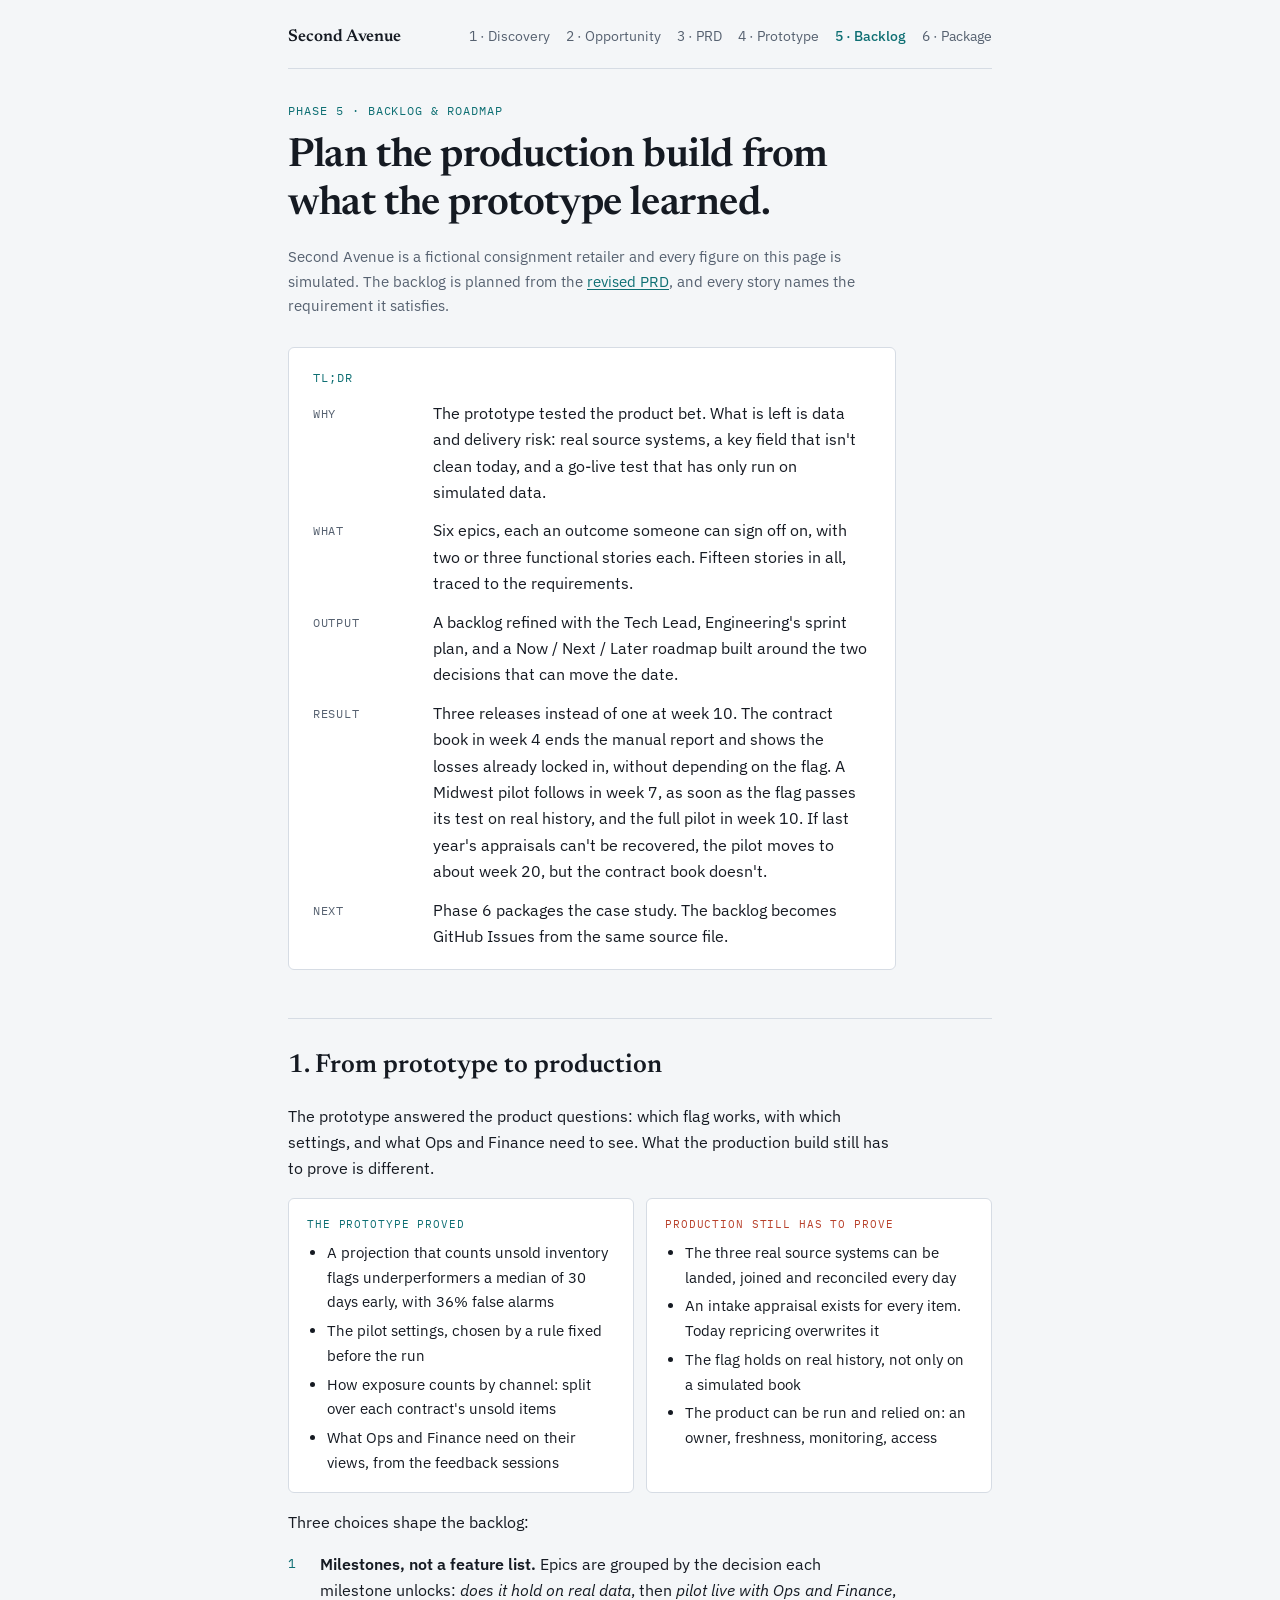
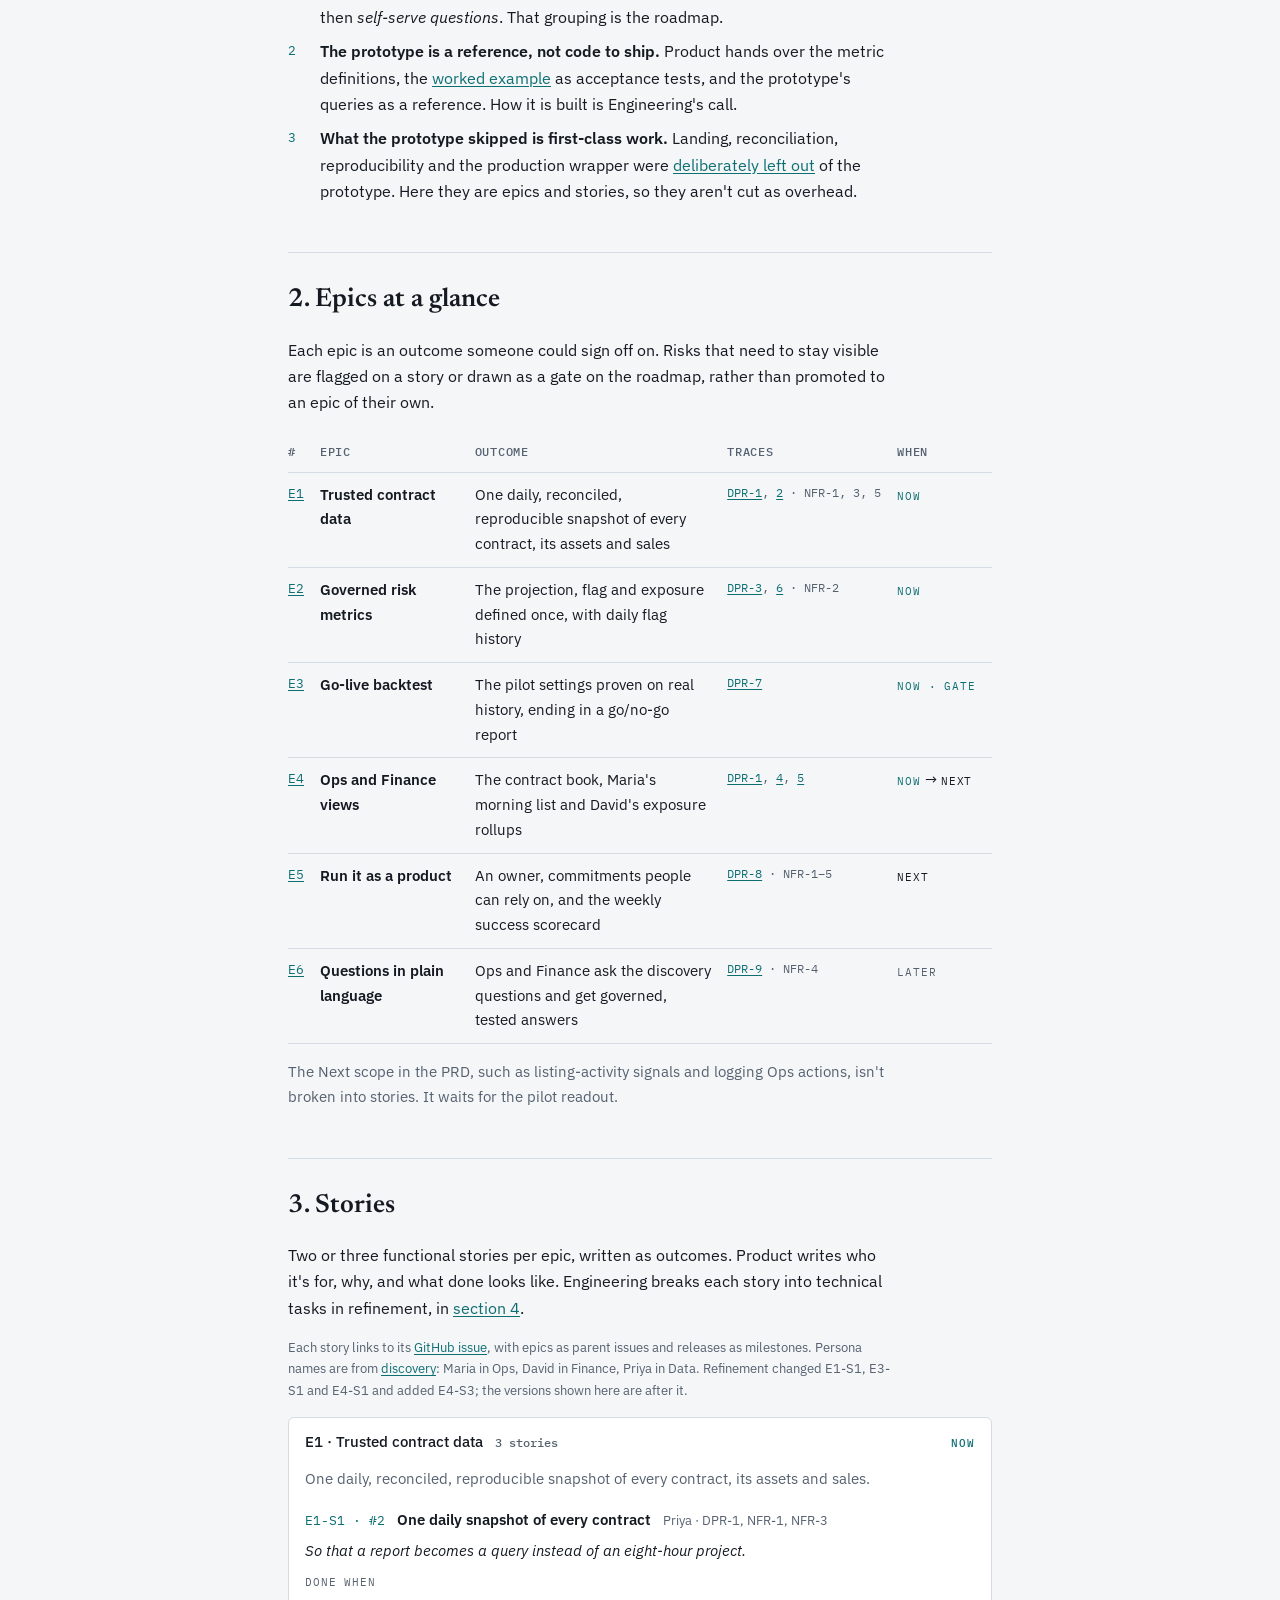
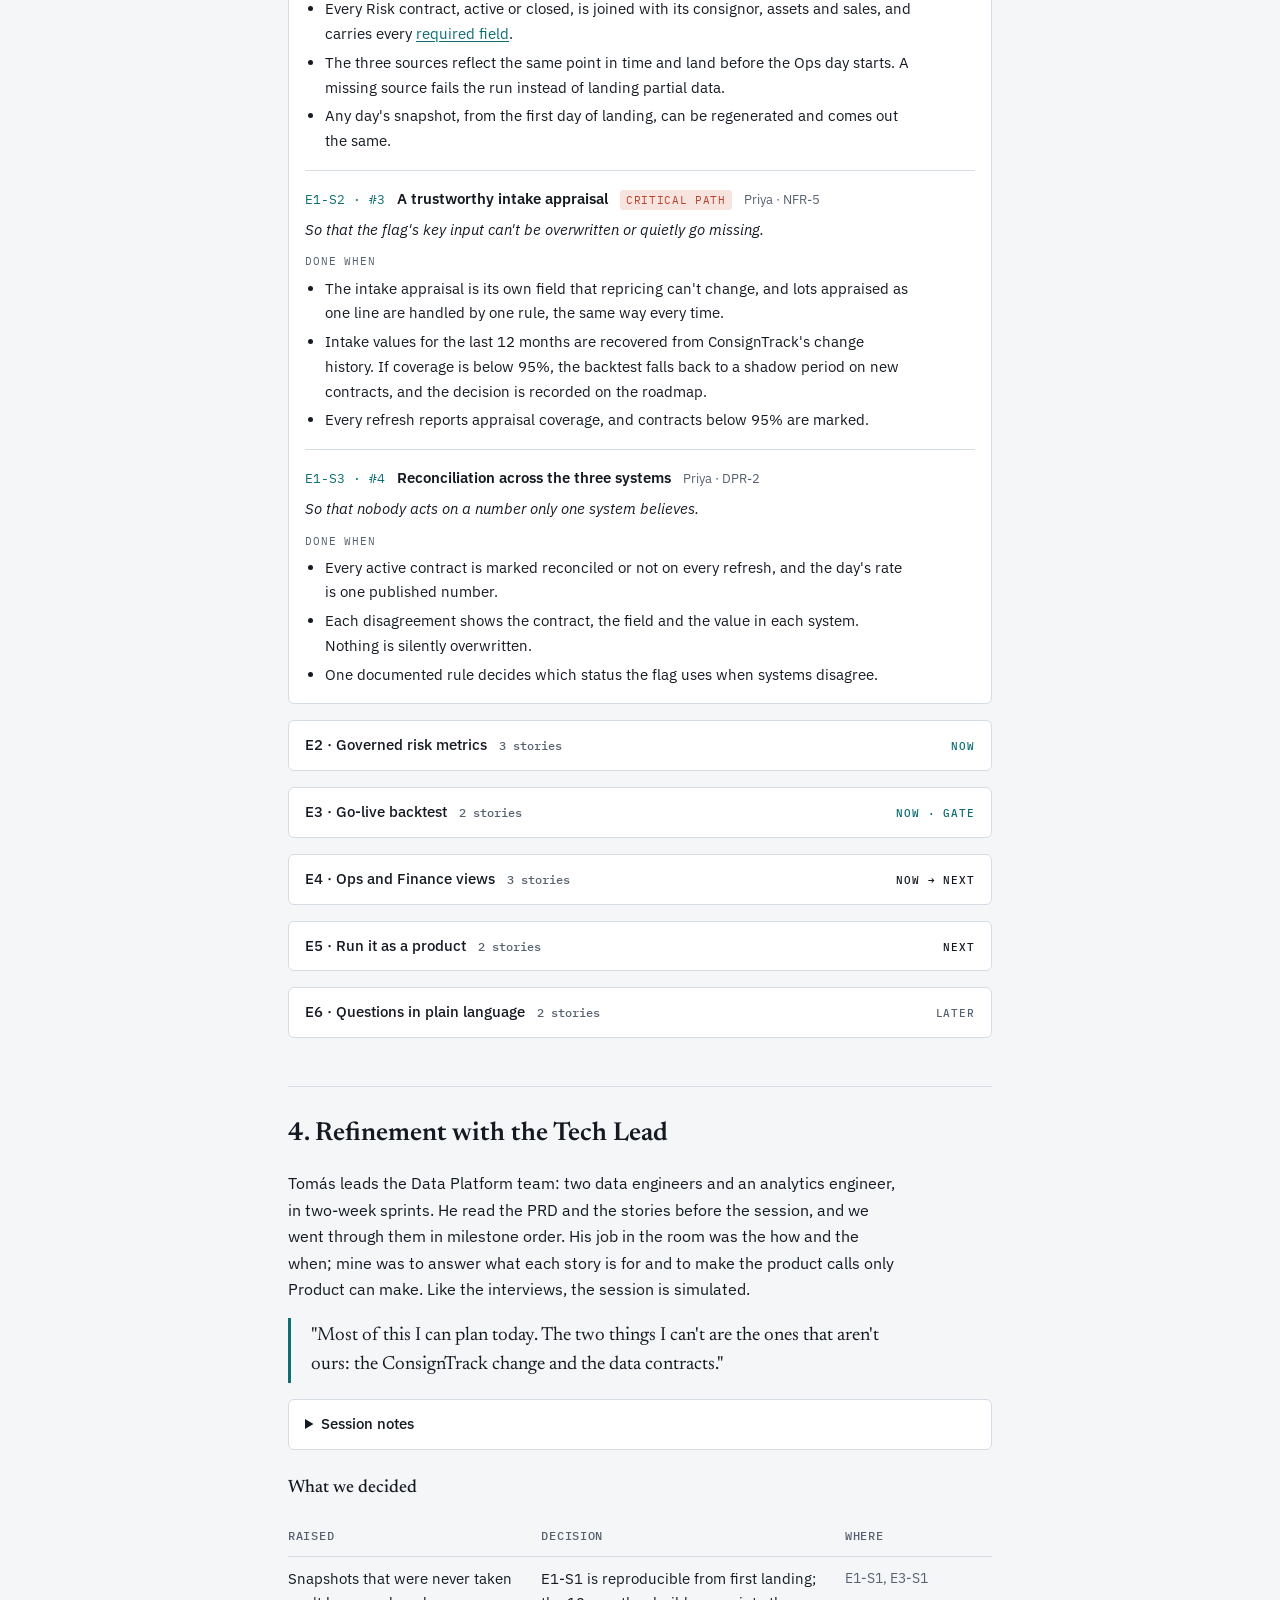
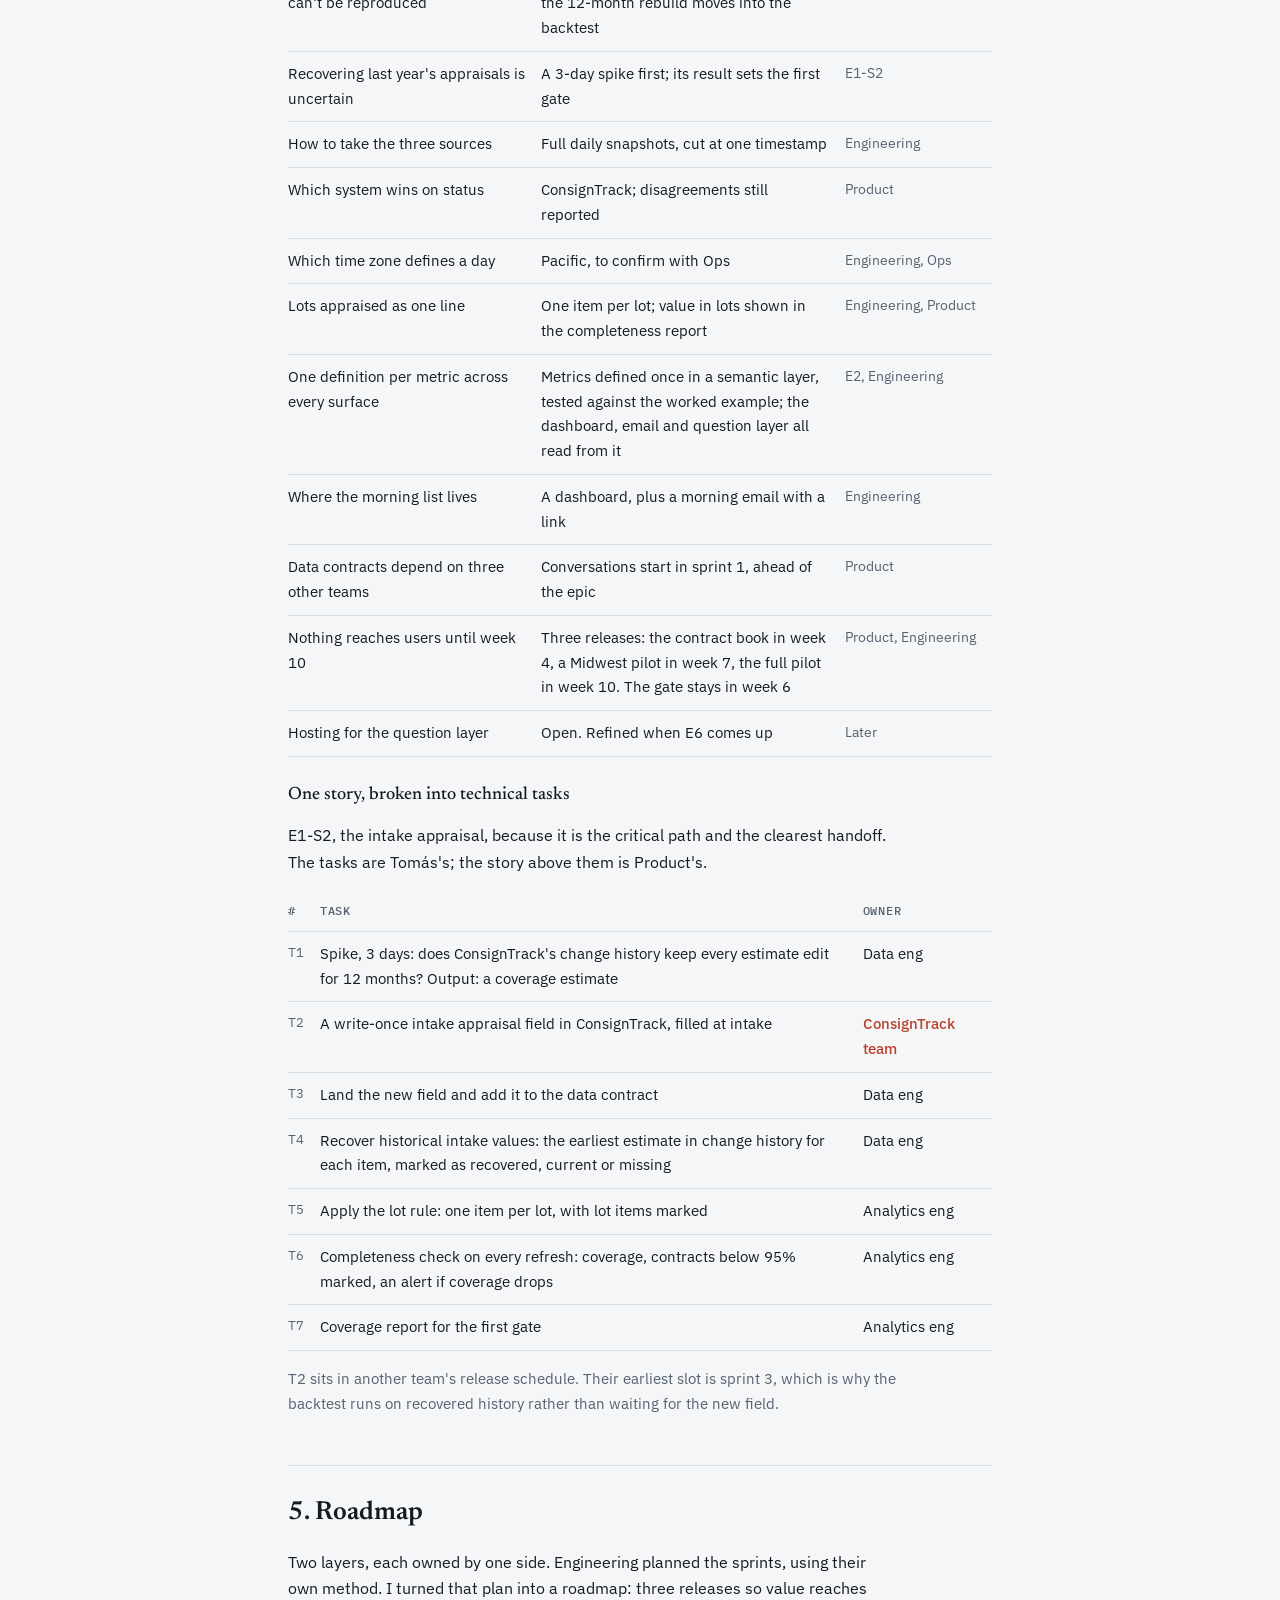
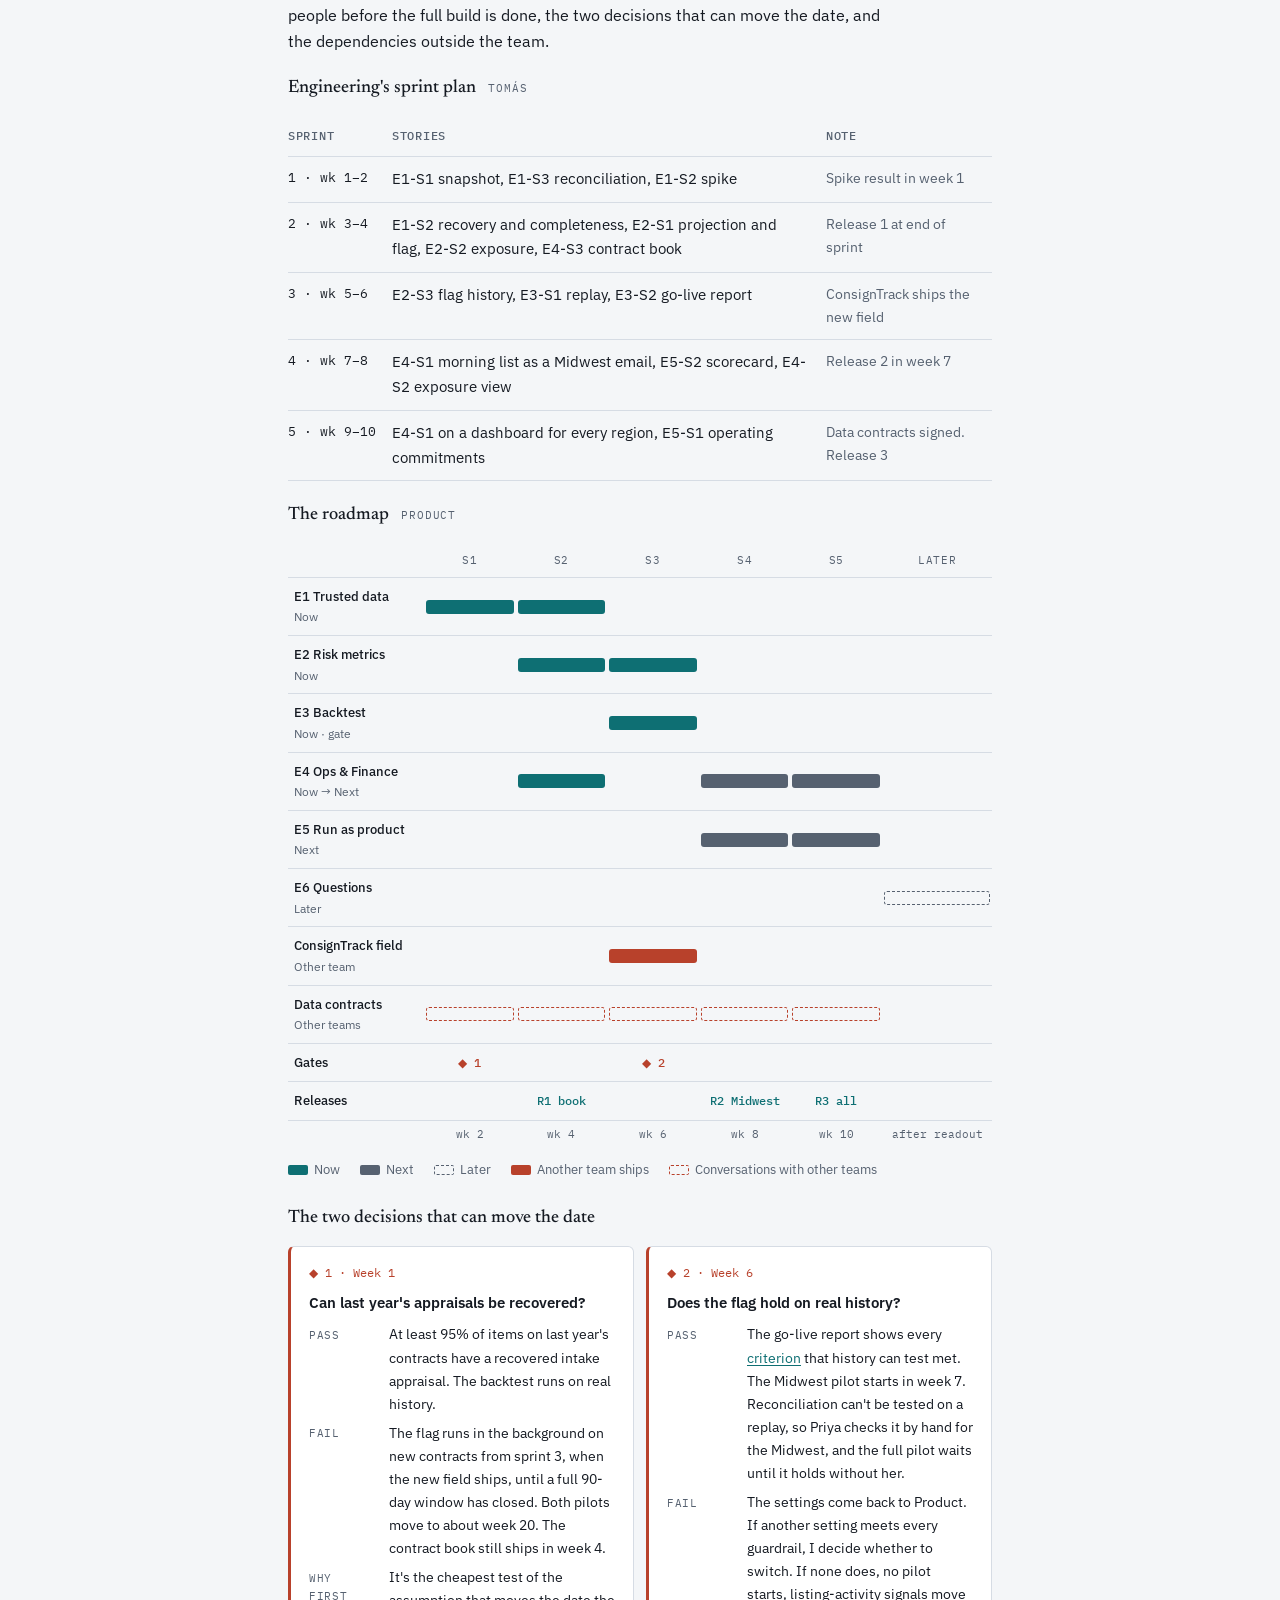
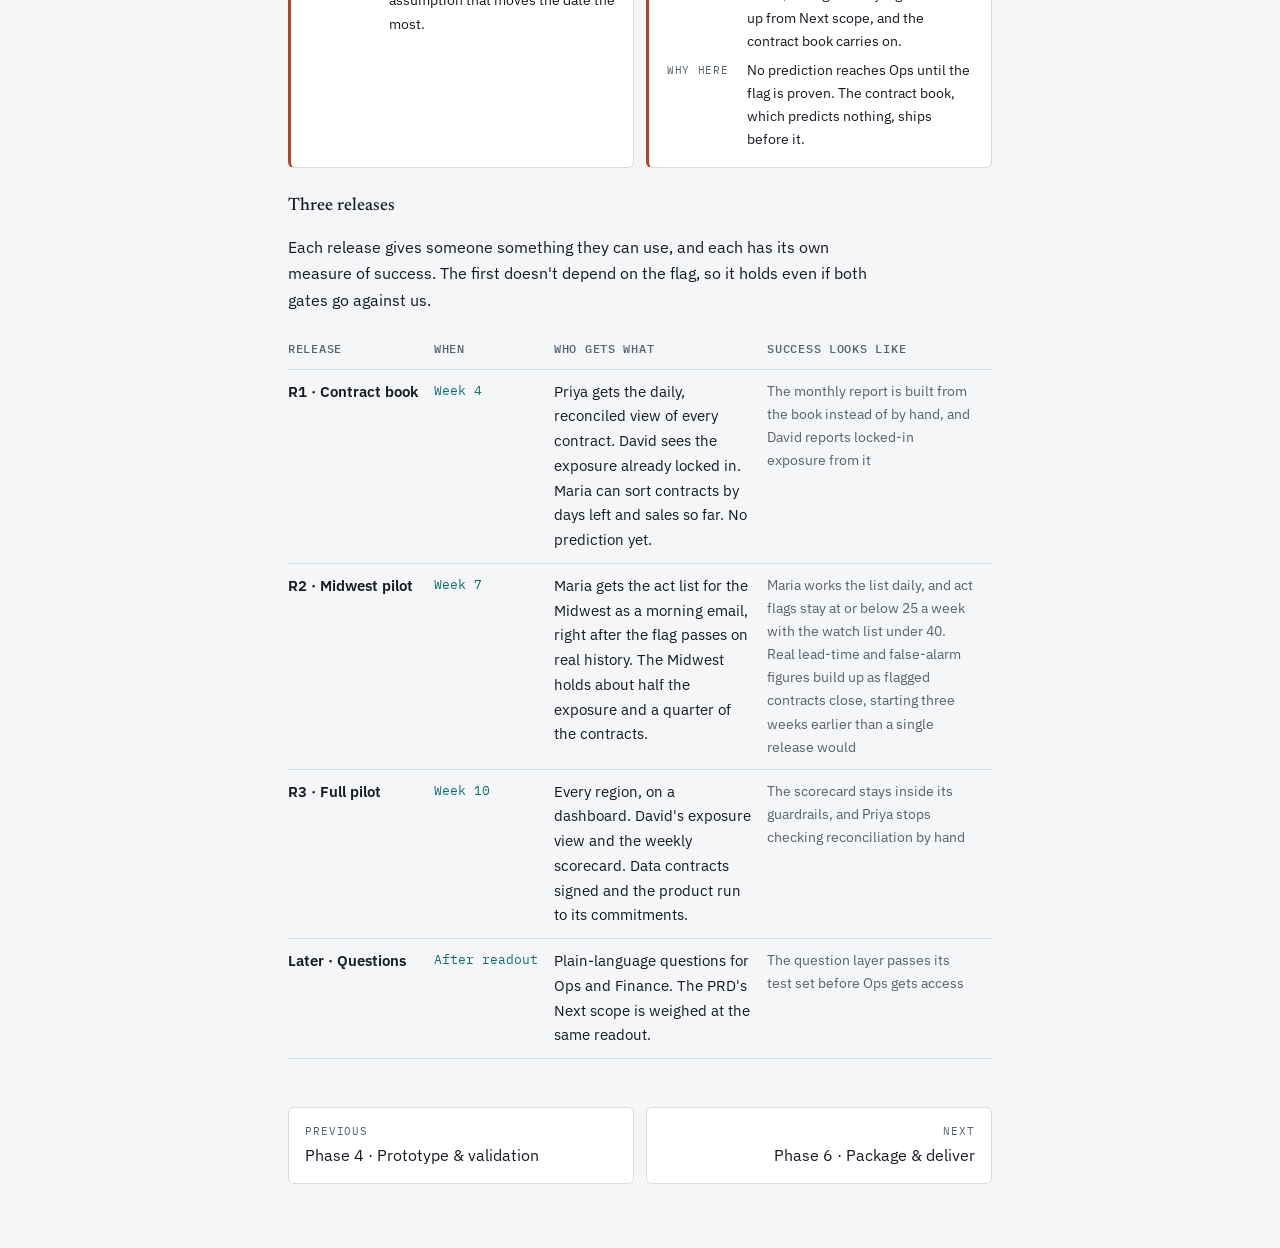
<file: docs/phase-5-backlog-roadmap.html>
<!doctype html>
<html lang="en">
<head>
<meta charset="utf-8">
<meta name="viewport" content="width=device-width, initial-scale=1">
<title>Phase 5 · Backlog &amp; roadmap | Second Avenue</title>
<meta name="description" content="Second Avenue's production backlog, planned from the revised PRD: six epics, functional stories traced to each requirement, refinement with the Tech Lead, and a Now / Next / Later roadmap.">
<link rel="preconnect" href="https://fonts.googleapis.com">
<link rel="preconnect" href="https://fonts.gstatic.com" crossorigin>
<link rel="stylesheet" href="https://fonts.googleapis.com/css2?family=IBM+Plex+Mono:wght@400;500&family=IBM+Plex+Sans:wght@400;500;600&family=Newsreader:opsz,wght@6..72,500;6..72,600&display=swap">
<link rel="stylesheet" href="assets/site.css">
<style>
td.n { font-family: var(--font-mono); font-size: 0.8125rem; color: var(--muted); white-space: nowrap; }
.scope .tag.in { color: var(--accent); }
.scope .tag.out { color: var(--risk); }
.ms { font-family: var(--font-mono); font-size: 0.6875rem; letter-spacing: 0.08em; text-transform: uppercase; white-space: nowrap; color: var(--muted); }
.ms.now { color: var(--accent); }
.ms.next { color: var(--fg); }
.trace { font-family: var(--font-mono); font-size: 0.75rem; color: var(--muted); white-space: nowrap; }
table.epics td:nth-child(2) { width: 24%; } table.epics td:nth-child(3) { width: 40%; }
.pending { background: var(--surface); border: 1px dashed var(--rule); border-radius: 6px; padding: 1rem 1.25rem; color: var(--muted); font-size: 0.9375rem; max-width: 38rem; }
.pending strong { color: var(--fg); }
.framing { counter-reset: f; list-style: none; padding: 0; }
.framing li { position: relative; padding-left: 2rem; }
.framing li::before { counter-increment: f; content: counter(f); position: absolute; left: 0; top: 0.1rem; font-family: var(--font-mono); font-size: 0.8125rem; color: var(--accent); }
details.epic summary { display: flex; flex-wrap: wrap; gap: 0.25rem 0.75rem; align-items: baseline; }
details.epic summary .ms { margin-left: auto; }
details.epic summary .count { font-family: var(--font-mono); font-size: 0.75rem; color: var(--muted); }
.epic-goal { color: var(--muted); font-size: 0.9375rem; max-width: 38rem; }
.story { border-top: 1px solid var(--rule); padding-top: 1rem; display: flex; flex-direction: column; gap: 0.375rem; }
.story:first-of-type { border-top: 0; padding-top: 0; }
.story .head { display: flex; flex-wrap: wrap; gap: 0.25rem 0.75rem; align-items: baseline; }
.story .id { font-family: var(--font-mono); font-size: 0.8125rem; color: var(--accent); text-decoration: none; }
.story a.id:hover { text-decoration: underline; }
.story .who { font-size: 0.8125rem; color: var(--muted); }
.story .so { font-size: 0.9375rem; font-style: italic; color: var(--fg); max-width: 38rem; }
.story ul { font-size: 0.9375rem; max-width: 38rem; gap: 0.25rem; }
.story .ac { font-family: var(--font-mono); font-size: 0.6875rem; letter-spacing: 0.08em; text-transform: uppercase; color: var(--muted); margin-top: 0.25rem; }
.crit { font-family: var(--font-mono); font-size: 0.6875rem; letter-spacing: 0.06em; text-transform: uppercase; color: var(--risk); background: var(--risk-soft); border-radius: 3px; padding: 0.05rem 0.375rem; white-space: nowrap; }
.legend { font-size: 0.8125rem; color: var(--muted); max-width: 38rem; }
.qa { display: flex; flex-direction: column; gap: 1rem; }
.qa p.q { font-weight: 600; font-size: 0.9375rem; }
.qa p.a { font-size: 0.9375rem; margin-top: 0.25rem; }
.qa p.d { font-size: 0.875rem; color: var(--accent); margin-top: 0.375rem; }
.owner { font-family: var(--font-mono); font-size: 0.6875rem; letter-spacing: 0.08em; text-transform: uppercase; color: var(--muted); }
.ext { color: var(--risk); font-weight: 500; }
table.decisions td:first-child { width: 36%; }
table.decisions td:last-child { white-space: nowrap; color: var(--muted); font-size: 0.875rem; }
table.sprints td:first-child { white-space: nowrap; font-family: var(--font-mono); font-size: 0.8125rem; }
table.sprints td:last-child { color: var(--muted); font-size: 0.875rem; }
.layer { display: flex; align-items: baseline; gap: 0.75rem; flex-wrap: wrap; margin-top: 0.5rem; }
/* Roadmap timeline */
.tl { display: grid; grid-template-columns: 8.5rem repeat(5, minmax(3.25rem, 1fr)) minmax(4.5rem, 1.2fr); min-width: 34rem; font-size: 0.8125rem; }
.tl > div { padding: 0.5rem 0.375rem; border-bottom: 1px solid var(--rule); display: flex; align-items: center; }
.tl .hd { font-family: var(--font-mono); font-size: 0.6875rem; letter-spacing: 0.06em; text-transform: uppercase; color: var(--muted); justify-content: center; }
.tl .hd.lbl { justify-content: flex-start; }
.tl .row { font-weight: 500; }
.tl .row small { display: block; font-weight: 400; color: var(--muted); font-size: 0.75rem; }
.tl .row { flex-direction: column; align-items: flex-start; justify-content: center; }
.tl .bar { height: 0.875rem; border-radius: 3px; background: var(--accent); align-self: center; width: 100%; padding: 0; }
.tl .cell { justify-content: center; padding: 0.5rem 0.125rem; }
.tl .cell .bar { flex: 1; }
.tl .bar.next { background: var(--muted); }
.tl .bar.later { background: transparent; border: 1px dashed var(--muted); }
.tl .bar.ext { background: var(--risk); }
.tl .bar.talk { background: transparent; border: 1px dashed var(--risk); }
.tl .gate { color: var(--risk); font-family: var(--font-mono); font-size: 0.75rem; justify-content: center; font-weight: 500; }
.tl .weeks { font-family: var(--font-mono); font-size: 0.6875rem; color: var(--muted); justify-content: center; border-bottom: 0; padding-top: 0.25rem; }
.tl-key { display: flex; flex-wrap: wrap; gap: 0.5rem 1.25rem; font-size: 0.8125rem; color: var(--muted); }
.tl-key span { display: inline-flex; align-items: center; gap: 0.375rem; }
.tl-key i { display: inline-block; width: 1.25rem; height: 0.625rem; border-radius: 2px; }
.gates { display: grid; grid-template-columns: repeat(auto-fit, minmax(15rem, 1fr)); gap: 0.75rem; }
.gates .card { border-left: 3px solid var(--risk); }
.gates .when { font-family: var(--font-mono); font-size: 0.75rem; color: var(--risk); }
.gates dl { margin: 0; display: grid; grid-template-columns: 4.25rem minmax(0,1fr); gap: 0.375rem 0.75rem; font-size: 0.875rem; }
.gates dt { font-family: var(--font-mono); font-size: 0.6875rem; letter-spacing: 0.06em; text-transform: uppercase; color: var(--muted); padding-top: 0.15rem; }
.gates dd { margin: 0; }
.tl .rel { color: var(--accent); font-family: var(--font-mono); font-size: 0.75rem; justify-content: center; font-weight: 500; }
table.releases td:first-child { white-space: nowrap; }
table.releases td.when { font-family: var(--font-mono); font-size: 0.8125rem; white-space: nowrap; color: var(--accent); }
table.releases td:last-child { color: var(--muted); font-size: 0.875rem; }
</style>
</head>
<body>
<main class="page">
  <nav class="sitenav" aria-label="Case study">
    <a class="home" href="index.html">Second Avenue</a>
    <a href="phase-1-discovery.html">1 · Discovery</a>
    <a href="phase-2-opportunity.html">2 · Opportunity</a>
    <a href="phase-3-prd.html">3 · PRD</a>
    <a href="phase-4-prototype.html">4 · Prototype</a>
    <a href="phase-5-backlog-roadmap.html" aria-current="page">5 · Backlog</a>
    <a href="phase-6-package.html">6 · Package</a>
  </nav>

  <header>
    <p class="eyebrow">Phase 5 · Backlog &amp; roadmap</p>
    <h1>Plan the production build from what the prototype learned.</h1>
    <p class="note">Second Avenue is a fictional consignment retailer and every figure on this page is simulated. The backlog is planned from the <a href="phase-3-prd.html">revised PRD</a>, and every story names the requirement it satisfies.</p>
  </header>

  <aside class="tldr" aria-labelledby="tldr-h">
    <p class="label" id="tldr-h">TL;DR</p>
    <dl>
      <dt>Why</dt>
      <dd>The prototype tested the product bet. What is left is data and delivery risk: real source systems, a key field that isn't clean today, and a go-live test that has only run on simulated data.</dd>
      <dt>What</dt>
      <dd>Six epics, each an outcome someone can sign off on, with two or three functional stories each. Fifteen stories in all, traced to the requirements.</dd>
      <dt>Output</dt>
      <dd>A backlog refined with the Tech Lead, Engineering's sprint plan, and a Now / Next / Later roadmap built around the two decisions that can move the date.</dd>
      <dt>Result</dt>
      <dd>Three releases instead of one at week 10. The contract book in week 4 ends the manual report and shows the losses already locked in, without depending on the flag. A Midwest pilot follows in week 7, as soon as the flag passes its test on real history, and the full pilot in week 10. If last year's appraisals can't be recovered, the pilot moves to about week 20, but the contract book doesn't.</dd>
      <dt>Next</dt>
      <dd>Phase 6 packages the case study. The backlog becomes GitHub Issues from the same source file.</dd>
    </dl>
  </aside>

  <section class="section" aria-labelledby="framing">
    <h2 id="framing">1. From prototype to production</h2>
    <p>The prototype answered the product questions: which flag works, with which settings, and what Ops and Finance need to see. What the production build still has to prove is different.</p>
    <div class="cards scope">
      <article class="card">
        <span class="tag in">The prototype proved</span>
        <ul>
          <li>A projection that counts unsold inventory flags underperformers a median of 30 days early, with 36% false alarms</li>
          <li>The pilot settings, chosen by a rule fixed before the run</li>
          <li>How exposure counts by channel: split over each contract's unsold items</li>
          <li>What Ops and Finance need on their views, from the feedback sessions</li>
        </ul>
      </article>
      <article class="card">
        <span class="tag out">Production still has to prove</span>
        <ul>
          <li>The three real source systems can be landed, joined and reconciled every day</li>
          <li>An intake appraisal exists for every item. Today repricing overwrites it</li>
          <li>The flag holds on real history, not only on a simulated book</li>
          <li>The product can be run and relied on: an owner, freshness, monitoring, access</li>
        </ul>
      </article>
    </div>
    <p>Three choices shape the backlog:</p>
    <ol class="framing">
      <li><strong>Milestones, not a feature list.</strong> Epics are grouped by the decision each milestone unlocks: <em>does it hold on real data</em>, then <em>pilot live with Ops and Finance</em>, then <em>self-serve questions</em>. That grouping is the roadmap.</li>
      <li><strong>The prototype is a reference, not code to ship.</strong> Product hands over the metric definitions, the <a href="phase-3-prd.html#worked-example">worked example</a> as acceptance tests, and the prototype's queries as a reference. How it is built is Engineering's call.</li>
      <li><strong>What the prototype skipped is first-class work.</strong> Landing, reconciliation, reproducibility and the production wrapper were <a href="phase-4-prototype.html#scope">deliberately left out</a> of the prototype. Here they are epics and stories, so they aren't cut as overhead.</li>
    </ol>
  </section>

  <section class="section" aria-labelledby="epics">
    <h2 id="epics">2. Epics at a glance</h2>
    <p>Each epic is an outcome someone could sign off on. Risks that need to stay visible are flagged on a story or drawn as a gate on the roadmap, rather than promoted to an epic of their own.</p>
    <div class="scroll">
      <table class="epics">
        <thead><tr><th>#</th><th>Epic</th><th>Outcome</th><th>Traces</th><th>When</th></tr></thead>
        <tbody>
          <tr><td class="n"><a href="https://github.com/caioluthi/portfolio/issues/1">E1</a></td><td><strong>Trusted contract data</strong></td><td>One daily, reconciled, reproducible snapshot of every contract, its assets and sales</td><td class="trace"><a href="phase-3-prd.html#dpr-1">DPR-1</a>, <a href="phase-3-prd.html#dpr-2">2</a> · NFR-1, 3, 5</td><td><span class="ms now">Now</span></td></tr>
          <tr><td class="n"><a href="https://github.com/caioluthi/portfolio/issues/5">E2</a></td><td><strong>Governed risk metrics</strong></td><td>The projection, flag and exposure defined once, with daily flag history</td><td class="trace"><a href="phase-3-prd.html#dpr-3">DPR-3</a>, <a href="phase-3-prd.html#dpr-6">6</a> · NFR-2</td><td><span class="ms now">Now</span></td></tr>
          <tr><td class="n"><a href="https://github.com/caioluthi/portfolio/issues/9">E3</a></td><td><strong>Go-live backtest</strong></td><td>The pilot settings proven on real history, ending in a go/no-go report</td><td class="trace"><a href="phase-3-prd.html#dpr-7">DPR-7</a></td><td><span class="ms now">Now · gate</span></td></tr>
          <tr><td class="n"><a href="https://github.com/caioluthi/portfolio/issues/12">E4</a></td><td><strong>Ops and Finance views</strong></td><td>The contract book, Maria's morning list and David's exposure rollups</td><td class="trace"><a href="phase-3-prd.html#dpr-1">DPR-1</a>, <a href="phase-3-prd.html#dpr-4">4</a>, <a href="phase-3-prd.html#dpr-5">5</a></td><td><span class="ms now">Now</span> → <span class="ms next">Next</span></td></tr>
          <tr><td class="n"><a href="https://github.com/caioluthi/portfolio/issues/16">E5</a></td><td><strong>Run it as a product</strong></td><td>An owner, commitments people can rely on, and the weekly success scorecard</td><td class="trace"><a href="phase-3-prd.html#dpr-8">DPR-8</a> · NFR-1–5</td><td><span class="ms next">Next</span></td></tr>
          <tr><td class="n"><a href="https://github.com/caioluthi/portfolio/issues/19">E6</a></td><td><strong>Questions in plain language</strong></td><td>Ops and Finance ask the discovery questions and get governed, tested answers</td><td class="trace"><a href="phase-3-prd.html#dpr-9">DPR-9</a> · NFR-4</td><td><span class="ms">Later</span></td></tr>
        </tbody>
      </table>
    </div>
    <p class="note" style="margin-top:0">The Next scope in the PRD, such as listing-activity signals and logging Ops actions, isn't broken into stories. It waits for the pilot readout.</p>
  </section>

  <section class="section" aria-labelledby="stories">
    <h2 id="stories">3. Stories</h2>
    <p>Two or three functional stories per epic, written as outcomes. Product writes who it's for, why, and what done looks like. Engineering breaks each story into technical tasks in refinement, in <a href="#refinement">section 4</a>.</p>
    <p class="legend">Each story links to its <a href="https://github.com/caioluthi/portfolio/issues">GitHub issue</a>, with epics as parent issues and releases as milestones. Persona names are from <a href="phase-1-discovery.html">discovery</a>: Maria in Ops, David in Finance, Priya in Data. Refinement changed E1-S1, E3-S1 and E4-S1 and added E4-S3; the versions shown here are after it.</p>

    <details class="epic" open>
      <summary><span>E1 · Trusted contract data</span><span class="count">3 stories</span><span class="ms now">Now</span></summary>
      <div class="inner">
        <p class="epic-goal">One daily, reconciled, reproducible snapshot of every contract, its assets and sales.</p>

        <div class="story">
          <div class="head"><a class="id" href="https://github.com/caioluthi/portfolio/issues/2">E1-S1 · #2</a><h4>One daily snapshot of every contract</h4><span class="who">Priya · DPR-1, NFR-1, NFR-3</span></div>
          <p class="so">So that a report becomes a query instead of an eight-hour project.</p>
          <p class="ac">Done when</p>
          <ul>
            <li>Every Risk contract, active or closed, is joined with its consignor, assets and sales, and carries every <a href="phase-3-prd.html#fields">required field</a>.</li>
            <li>The three sources reflect the same point in time and land before the Ops day starts. A missing source fails the run instead of landing partial data.</li>
            <li>Any day's snapshot, from the first day of landing, can be regenerated and comes out the same.</li>
          </ul>
        </div>

        <div class="story">
          <div class="head"><a class="id" href="https://github.com/caioluthi/portfolio/issues/3">E1-S2 · #3</a><h4>A trustworthy intake appraisal</h4><span class="crit">Critical path</span><span class="who">Priya · NFR-5</span></div>
          <p class="so">So that the flag's key input can't be overwritten or quietly go missing.</p>
          <p class="ac">Done when</p>
          <ul>
            <li>The intake appraisal is its own field that repricing can't change, and lots appraised as one line are handled by one rule, the same way every time.</li>
            <li>Intake values for the last 12 months are recovered from ConsignTrack's change history. If coverage is below 95%, the backtest falls back to a shadow period on new contracts, and the decision is recorded on the roadmap.</li>
            <li>Every refresh reports appraisal coverage, and contracts below 95% are marked.</li>
          </ul>
        </div>

        <div class="story">
          <div class="head"><a class="id" href="https://github.com/caioluthi/portfolio/issues/4">E1-S3 · #4</a><h4>Reconciliation across the three systems</h4><span class="who">Priya · DPR-2</span></div>
          <p class="so">So that nobody acts on a number only one system believes.</p>
          <p class="ac">Done when</p>
          <ul>
            <li>Every active contract is marked reconciled or not on every refresh, and the day's rate is one published number.</li>
            <li>Each disagreement shows the contract, the field and the value in each system. Nothing is silently overwritten.</li>
            <li>One documented rule decides which status the flag uses when systems disagree.</li>
          </ul>
        </div>
      </div>
    </details>

    <details class="epic">
      <summary><span>E2 · Governed risk metrics</span><span class="count">3 stories</span><span class="ms now">Now</span></summary>
      <div class="inner">
        <p class="epic-goal">The projection, flag and exposure defined once, with daily flag history. The PRD's worked example is the acceptance test throughout.</p>

        <div class="story">
          <div class="head"><a class="id" href="https://github.com/caioluthi/portfolio/issues/6">E2-S1 · #6</a><h4>A daily projection and risk flag per contract</h4><span class="who">Maria · DPR-3</span></div>
          <p class="so">So that falling-behind contracts reach me while there's still time to act.</p>
          <p class="ac">Done when</p>
          <ul>
            <li>The projection, flag and tier match their <a href="phase-3-prd.html#calculated">PRD definitions</a>. In the worked example the contract projects to about $40,800 by day 30, goes on watch on day 21 and moves to act on day 22.</li>
            <li>Flag settings and sell-through rates are parameters: changing them changes the results, not a definition or code.</li>
            <li>Sell-through rates are re-learned from closed contracts on a schedule, and every run records which version it used.</li>
          </ul>
        </div>

        <div class="story">
          <div class="head"><a class="id" href="https://github.com/caioluthi/portfolio/issues/7">E2-S2 · #7</a><h4>Exposure and the facts Ops acts on</h4><span class="who">David, Maria · DPR-3</span></div>
          <p class="so">So that both views read the same numbers.</p>
          <p class="ac">Done when</p>
          <ul>
            <li>Exposure at risk counts act contracts only, exposure locked in covers contracts with nothing left to sell, and shortfall is split over unsold items by appraised value.</li>
            <li>Each contract shows whether a live auction is still possible and how much unsold value sits on a weak channel for its item type.</li>
          </ul>
        </div>

        <div class="story">
          <div class="head"><a class="id" href="https://github.com/caioluthi/portfolio/issues/8">E2-S3 · #8</a><h4>Flag history and evaluation fields</h4><span class="who">David · DPR-6, NFR-2</span></div>
          <p class="so">So that lead time and the other success metrics can be measured at all.</p>
          <p class="ac">Done when</p>
          <ul>
            <li>Each contract's flag and tier are kept per day, append-only, so any past morning list can be rebuilt.</li>
            <li>First act date, lead time and false positive match the PRD. In the worked example the lead time is 68 days.</li>
            <li>Every calculated field is in one catalog under its PRD name, and nothing downstream recomputes one.</li>
          </ul>
        </div>
      </div>
    </details>

    <details class="epic">
      <summary><span>E3 · Go-live backtest</span><span class="count">2 stories</span><span class="ms now">Now · gate</span></summary>
      <div class="inner">
        <p class="epic-goal">The pilot settings were chosen on a simulated book. Real history is a fresh test of that choice, and its result decides go-live.</p>

        <div class="story">
          <div class="head"><a class="id" href="https://github.com/caioluthi/portfolio/issues/10">E3-S1 · #10</a><h4>Replay the pilot flag against today's practice</h4><span class="who">David · DPR-7</span></div>
          <p class="so">So that we know how much earlier it would have caught last year's underperformers.</p>
          <p class="ac">Done when</p>
          <ul>
            <li>The last 12 months are rebuilt as they stood on each day, and every day is replayed from that view, never from later data, beside a baseline where contracts are noticed in the final week.</li>
            <li>The pilot settings stay fixed. The full settings sweep is reported, but any change to the settings goes back to Product.</li>
          </ul>
        </div>

        <div class="story">
          <div class="head"><a class="id" href="https://github.com/caioluthi/portfolio/issues/11">E3-S2 · #11</a><h4>Go-live report</h4><span class="who">David · DPR-7</span></div>
          <p class="so">So that the go-live decision is made on evidence, not opinion.</p>
          <p class="ac">Done when</p>
          <ul>
            <li>Each <a href="phase-2-opportunity.html#go-live">go-live criterion</a> is shown as met or not met, with its value, beside the prototype's simulated result.</li>
            <li>False alarms are broken out by channel and by contract size, and the appraisal coverage of the contracts tested is shown.</li>
            <li>The report regenerates with one command.</li>
          </ul>
        </div>
      </div>
    </details>

    <details class="epic">
      <summary><span>E4 · Ops and Finance views</span><span class="count">3 stories</span><span class="ms next">Now → Next</span></summary>
      <div class="inner">
        <p class="epic-goal">Put the flag in front of the people who act on it, with the changes from the <a href="phase-4-prototype.html#decisions">feedback sessions</a>.</p>

        <div class="story">
          <div class="head"><a class="id" href="https://github.com/caioluthi/portfolio/issues/13">E4-S1 · #13</a><h4>Maria's morning list</h4><span class="who">Maria · DPR-5</span></div>
          <p class="so">So that I open the contracts that matter most first.</p>
          <p class="ac">Done when</p>
          <ul>
            <li>Act contracts are ranked by projected shortfall, watch contracts are listed apart, and contracts with nothing left to sell are left off.</li>
            <li>Each row shows days to expiry, whether a live auction is still possible, unsold value on a weak channel, and whether it is new today.</li>
            <li>Contracts that failed reconciliation are marked, not hidden, and the list is ready before the working day.</li>
            <li>It reaches the Midwest first, as a morning email, then every region on a dashboard.</li>
          </ul>
        </div>

        <div class="story">
          <div class="head"><a class="id" href="https://github.com/caioluthi/portfolio/issues/14">E4-S2 · #14</a><h4>David's exposure view</h4><span class="who">David · DPR-4</span></div>
          <p class="so">So that I can see where the book is at risk without waiting for the quarterly report.</p>
          <p class="ac">Done when</p>
          <ul>
            <li>Exposure rolls up by region, channel, asset type and consignor, and every rollup adds up to the book total.</li>
            <li>Locked-in exposure is shown on its own, with a 4-week average beside the daily figure.</li>
            <li>Every number shows its as-of date.</li>
          </ul>
        </div>

        <div class="story">
          <div class="head"><a class="id" href="https://github.com/caioluthi/portfolio/issues/15">E4-S3 · #15</a><h4>The contract book</h4><span class="who">Priya, David, Maria · DPR-1, DPR-4</span></div>
          <p class="so">So that the monthly report stops being built by hand, and the losses already locked in are visible before any prediction is.</p>
          <p class="ac">Done when</p>
          <ul>
            <li>Every contract appears with its sales to date, days to expiry and pacing, shown as information, not as a flag, and refreshed daily.</li>
            <li>Exposure already locked in, on contracts below target with nothing left to sell, is shown by region and in total.</li>
            <li>The reconciliation rate for the day is shown on the book; appraisal coverage joins it with the Midwest pilot, once E1-S2 lands.</li>
          </ul>
        </div>
      </div>
    </details>

    <details class="epic">
      <summary><span>E5 · Run it as a product</span><span class="count">2 stories</span><span class="ms next">Next</span></summary>
      <div class="inner">
        <p class="epic-goal">What turns a pipeline into something people can rely on and judge. Both land with the full pilot. The scorecard is built while the Midwest pilot runs, and the operating commitments wait on data contracts with three other teams; until then Priya checks reconciliation and the flag's weekly volume by hand.</p>

        <div class="story">
          <div class="head"><a class="id" href="https://github.com/caioluthi/portfolio/issues/17">E5-S1 · #17</a><h4>Operating commitments</h4><span class="who">Priya · NFR-1 to NFR-5</span></div>
          <p class="so">So that people can rely on it without checking it themselves.</p>
          <p class="ac">Done when</p>
          <ul>
            <li>The product has a named owner, a freshness commitment, and alerts when a refresh is late or a check fails.</li>
            <li>Data contracts are agreed with the owners of ConsignTrack, Listings and Sales.</li>
            <li>It has a catalog entry, lineage from source to metric, and access policies.</li>
          </ul>
        </div>

        <div class="story">
          <div class="head"><a class="id" href="https://github.com/caioluthi/portfolio/issues/18">E5-S2 · #18</a><h4>Weekly success scorecard</h4><span class="who">David · DPR-8</span></div>
          <p class="so">So that we notice if the flag drifts outside its guardrails.</p>
          <p class="ac">Done when</p>
          <ul>
            <li>Each <a href="phase-2-opportunity.html#metrics">success metric</a> is aggregated from the evaluation fields and shown against its target, by channel and contract size.</li>
            <li>A metric outside its guardrail is visibly marked, from the first week of the full pilot.</li>
          </ul>
        </div>
      </div>
    </details>

    <details class="epic">
      <summary><span>E6 · Questions in plain language</span><span class="count">2 stories</span><span class="ms">Later</span></summary>
      <div class="inner">
        <p class="epic-goal">The four discovery questions answered from the governed metrics, without a new report.</p>

        <div class="story">
          <div class="head"><a class="id" href="https://github.com/caioluthi/portfolio/issues/20">E6-S1 · #20</a><h4>Answer the discovery questions</h4><span class="who">Maria · DPR-9</span></div>
          <p class="so">So that I don't need an analyst for each question.</p>
          <p class="ac">Done when</p>
          <ul>
            <li>The <a href="phase-3-prd.html#questions-map">four discovery questions</a>, and rewordings of them, are answered only from catalog fields.</li>
            <li>Every answer names the metric it used and the as-of date.</li>
          </ul>
        </div>

        <div class="story">
          <div class="head"><a class="id" href="https://github.com/caioluthi/portfolio/issues/21">E6-S2 · #21</a><h4>Safe and tested before Ops sees it</h4><span class="who">David · DPR-9, NFR-4</span></div>
          <p class="so">So that I never get an invented number.</p>
          <p class="ac">Done when</p>
          <ul>
            <li>Questions outside the governed metrics get a plain "not supported" that says what is supported.</li>
            <li>Access is read-only and limited to catalog fields; attempts beyond that are logged.</li>
            <li>A versioned set of at least 30 questions with known answers passes before Ops gets access.</li>
          </ul>
        </div>
      </div>
    </details>
  </section>

  <section class="section" aria-labelledby="refinement">
    <h2 id="refinement">4. Refinement with the Tech Lead</h2>
    <p>Tomás leads the Data Platform team: two data engineers and an analytics engineer, in two-week sprints. He read the PRD and the stories before the session, and we went through them in milestone order. His job in the room was the how and the when; mine was to answer what each story is for and to make the product calls only Product can make. Like the interviews, the session is simulated.</p>
    <blockquote><p>"Most of this I can plan today. The two things I can't are the ones that aren't ours: the ConsignTrack change and the data contracts."</p></blockquote>

    <details>
      <summary>Session notes</summary>
      <div class="inner qa">
        <div><p class="q">Where would you start?</p><p class="a">"E1-S2. Before we commit to anything, I want a three-day spike on ConsignTrack's change history. If it keeps every edit to the estimate, recovery is a query. If it doesn't, your fallback kicks in, and I'd rather find that out in week one than in week six."</p><p class="d">→ The spike goes first, and its result is the first gate on the roadmap.</p></div>
        <div><p class="q">Can E1-S1 hold up as written?</p><p class="a">"Not the last criterion. We can make every snapshot reproducible from the day we start landing them, but we can't reproduce snapshots we never took. For the last 12 months we rebuild the view as it stood each day, once, for the backtest. That's a different job, and it belongs with the backtest."</p><p class="d">→ Accepted. E1-S1 is reproducible from first landing; the 12-month rebuild moves into E3-S1.</p></div>
        <div><p class="q">How do you want to take the three sources?</p><p class="a">"Full daily snapshots of all three, cut at the same timestamp. At a few thousand contracts it's cheap, and snapshots that never change give you reproducibility for free. We'd move to change capture only if volume grows."</p></div>
        <div><p class="q">When systems disagree on status, which one wins?</p><p class="a">"That one's yours. Tell me and I'll build it."</p><p class="d">→ Product's call: ConsignTrack, the contract system of record. Disagreements are still reported.</p></div>
        <div><p class="q">Which time zone defines a contract day?</p><p class="a">"Pacific, since that's where ConsignTrack sets expiry dates. But check it with Ops. It's a commercial date, not a technical one."</p><p class="d">→ Pacific by default, to confirm with Maria.</p></div>
        <div><p class="q">And lots appraised as one line?</p><p class="a">"Treat a lot as one item for the pilot. Splitting it means parsing the appraisers' notes, and that's a project of its own."</p><p class="d">→ Accepted, with one condition: the completeness report shows how much appraised value sits in lots, so we see if the rule starts to matter.</p></div>
        <div><p class="q">Where should Maria's morning list live?</p><p class="a">"Not the question interface; that's later. Put the list on a dashboard next to the reports Ops and Finance already use, and send a morning email with the top of the act tier and a link."</p></div>
        <div><p class="q">NFR-2 says one definition per metric. How do you hold that once there's a dashboard, an email and, later, the question layer?</p><p class="a">"Define each metric once, in a semantic layer over the warehouse models, under its PRD name. Your worked example and the rollup checks become its tests. The dashboard, the email and the question layer all read from it, and none of them gets its own SQL. Which tool is ours to pick."</p><p class="d">→ Accepted. The prototype already holds the question layer to this: it can only call fixed queries over the governed views.</p></div>
        <div><p class="q">Is the prototype useful to you?</p><p class="a">"As a spec, yes. We'll port the logic and use your worked example as the first test. The queries themselves don't ship."</p></div>
        <div><p class="q">Ten weeks before anyone uses it is long. Can something ship earlier?</p><p class="a">"The contract book is cheap. It's mostly E1, which we build in the first two sprints anyway: a view and a page on top. The Midwest email is fine too, it's a query on tables we already have. What I won't do is pull the dashboard work into sprint 3. That competes with the backtest, and the backtest is the gate."</p><p class="d">→ The book ships in week 4 and the Midwest email right after the gate, in week 7. The dashboard and the other regions stay in sprint 5. My trade: the Midwest pilot runs before the data contracts are signed, so Priya checks its reconciliation by hand.</p></div>
        <div><p class="q">What worries you?</p><p class="a">"E5-S1. Data contracts with three other teams are mostly meetings. I can plan our side, not theirs. Start those conversations now, even if the epic is Next."</p><p class="d">→ I open the data contract conversations in sprint 1.</p></div>
      </div>
    </details>

    <h3>What we decided</h3>
    <div class="scroll">
      <table class="decisions">
        <thead><tr><th>Raised</th><th>Decision</th><th>Where</th></tr></thead>
        <tbody>
          <tr><td>Snapshots that were never taken can't be reproduced</td><td>E1-S1 is reproducible from first landing; the 12-month rebuild moves into the backtest</td><td>E1-S1, E3-S1</td></tr>
          <tr><td>Recovering last year's appraisals is uncertain</td><td>A 3-day spike first; its result sets the first gate</td><td>E1-S2</td></tr>
          <tr><td>How to take the three sources</td><td>Full daily snapshots, cut at one timestamp</td><td>Engineering</td></tr>
          <tr><td>Which system wins on status</td><td>ConsignTrack; disagreements still reported</td><td>Product</td></tr>
          <tr><td>Which time zone defines a day</td><td>Pacific, to confirm with Ops</td><td>Engineering, Ops</td></tr>
          <tr><td>Lots appraised as one line</td><td>One item per lot; value in lots shown in the completeness report</td><td>Engineering, Product</td></tr>
          <tr><td>One definition per metric across every surface</td><td>Metrics defined once in a semantic layer, tested against the worked example; the dashboard, email and question layer all read from it</td><td>E2, Engineering</td></tr>
          <tr><td>Where the morning list lives</td><td>A dashboard, plus a morning email with a link</td><td>Engineering</td></tr>
          <tr><td>Data contracts depend on three other teams</td><td>Conversations start in sprint 1, ahead of the epic</td><td>Product</td></tr>
          <tr><td>Nothing reaches users until week 10</td><td>Three releases: the contract book in week 4, a Midwest pilot in week 7, the full pilot in week 10. The gate stays in week 6</td><td>Product, Engineering</td></tr>
          <tr><td>Hosting for the question layer</td><td>Open. Refined when E6 comes up</td><td>Later</td></tr>
        </tbody>
      </table>
    </div>

    <h3>One story, broken into technical tasks</h3>
    <p>E1-S2, the intake appraisal, because it is the critical path and the clearest handoff. The tasks are Tomás's; the story above them is Product's.</p>
    <div class="scroll">
      <table>
        <thead><tr><th>#</th><th>Task</th><th>Owner</th></tr></thead>
        <tbody>
          <tr><td class="n">T1</td><td>Spike, 3 days: does ConsignTrack's change history keep every estimate edit for 12 months? Output: a coverage estimate</td><td>Data eng</td></tr>
          <tr><td class="n">T2</td><td>A write-once intake appraisal field in ConsignTrack, filled at intake</td><td class="ext">ConsignTrack team</td></tr>
          <tr><td class="n">T3</td><td>Land the new field and add it to the data contract</td><td>Data eng</td></tr>
          <tr><td class="n">T4</td><td>Recover historical intake values: the earliest estimate in change history for each item, marked as recovered, current or missing</td><td>Data eng</td></tr>
          <tr><td class="n">T5</td><td>Apply the lot rule: one item per lot, with lot items marked</td><td>Analytics eng</td></tr>
          <tr><td class="n">T6</td><td>Completeness check on every refresh: coverage, contracts below 95% marked, an alert if coverage drops</td><td>Analytics eng</td></tr>
          <tr><td class="n">T7</td><td>Coverage report for the first gate</td><td>Analytics eng</td></tr>
        </tbody>
      </table>
    </div>
    <p class="note" style="margin-top:0">T2 sits in another team's release schedule. Their earliest slot is sprint 3, which is why the backtest runs on recovered history rather than waiting for the new field.</p>
  </section>

  <section class="section" aria-labelledby="roadmap">
    <h2 id="roadmap">5. Roadmap</h2>
    <p>Two layers, each owned by one side. Engineering planned the sprints, using their own method. I turned that plan into a roadmap: three releases so value reaches people before the full build is done, the two decisions that can move the date, and the dependencies outside the team.</p>

    <div class="layer"><h3>Engineering's sprint plan</h3><span class="owner">Tomás</span></div>
    <div class="scroll">
      <table class="sprints">
        <thead><tr><th>Sprint</th><th>Stories</th><th>Note</th></tr></thead>
        <tbody>
          <tr><td>1 · wk 1–2</td><td>E1-S1 snapshot, E1-S3 reconciliation, E1-S2 spike</td><td>Spike result in week 1</td></tr>
          <tr><td>2 · wk 3–4</td><td>E1-S2 recovery and completeness, E2-S1 projection and flag, E2-S2 exposure, E4-S3 contract book</td><td>Release 1 at end of sprint</td></tr>
          <tr><td>3 · wk 5–6</td><td>E2-S3 flag history, E3-S1 replay, E3-S2 go-live report</td><td>ConsignTrack ships the new field</td></tr>
          <tr><td>4 · wk 7–8</td><td>E4-S1 morning list as a Midwest email, E5-S2 scorecard, E4-S2 exposure view</td><td>Release 2 in week 7</td></tr>
          <tr><td>5 · wk 9–10</td><td>E4-S1 on a dashboard for every region, E5-S1 operating commitments</td><td>Data contracts signed. Release 3</td></tr>
        </tbody>
      </table>
    </div>

    <div class="layer"><h3>The roadmap</h3><span class="owner">Product</span></div>
    <figure>
      <div class="scroll">
        <div class="tl" role="img" aria-label="Roadmap over five two-week sprints. Now, sprints 1 to 3: trusted data, governed metrics, the contract book (release 1, week 4) and the backtest, with a gate on appraisal recovery in week 1 and a go/no-go gate at the end of week 6. Next, sprints 4 and 5: the Midwest pilot (release 2, week 7), then every region (release 3, week 10), and running it as a product. ConsignTrack ships its field in sprint 3, and data contract conversations run from sprint 1 to 5. Later: questions in plain language, after the pilot reads out.">
          <div class="hd lbl"></div><div class="hd">S1</div><div class="hd">S2</div><div class="hd">S3</div><div class="hd">S4</div><div class="hd">S5</div><div class="hd">Later</div>

          <div class="row">E1 Trusted data<small>Now</small></div><div class="cell"><div class="bar"></div></div><div class="cell"><div class="bar"></div></div><div></div><div></div><div></div><div></div>
          <div class="row">E2 Risk metrics<small>Now</small></div><div></div><div class="cell"><div class="bar"></div></div><div class="cell"><div class="bar"></div></div><div></div><div></div><div></div>
          <div class="row">E3 Backtest<small>Now · gate</small></div><div></div><div></div><div class="cell"><div class="bar"></div></div><div></div><div></div><div></div>
          <div class="row">E4 Ops &amp; Finance<small>Now → Next</small></div><div></div><div class="cell"><div class="bar"></div></div><div></div><div class="cell"><div class="bar next"></div></div><div class="cell"><div class="bar next"></div></div><div></div>
          <div class="row">E5 Run as product<small>Next</small></div><div></div><div></div><div></div><div class="cell"><div class="bar next"></div></div><div class="cell"><div class="bar next"></div></div><div></div>
          <div class="row">E6 Questions<small>Later</small></div><div></div><div></div><div></div><div></div><div></div><div class="cell"><div class="bar later"></div></div>
          <div class="row">ConsignTrack field<small>Other team</small></div><div></div><div></div><div class="cell"><div class="bar ext"></div></div><div></div><div></div><div></div>
          <div class="row">Data contracts<small>Other teams</small></div><div class="cell"><div class="bar talk"></div></div><div class="cell"><div class="bar talk"></div></div><div class="cell"><div class="bar talk"></div></div><div class="cell"><div class="bar talk"></div></div><div class="cell"><div class="bar talk"></div></div><div></div>
          <div class="row">Gates</div><div class="gate">◆ 1</div><div></div><div class="gate">◆ 2</div><div></div><div></div><div></div>
          <div class="row">Releases</div><div></div><div class="rel">R1 book</div><div></div><div class="rel">R2 Midwest</div><div class="rel">R3 all</div><div></div>
          <div class="weeks"></div><div class="weeks">wk 2</div><div class="weeks">wk 4</div><div class="weeks">wk 6</div><div class="weeks">wk 8</div><div class="weeks">wk 10</div><div class="weeks">after readout</div>
        </div>
      </div>
      <div class="tl-key">
        <span><i style="background:var(--accent)"></i>Now</span>
        <span><i style="background:var(--muted)"></i>Next</span>
        <span><i style="border:1px dashed var(--muted)"></i>Later</span>
        <span><i style="background:var(--risk)"></i>Another team ships</span>
        <span><i style="border:1px dashed var(--risk)"></i>Conversations with other teams</span>
      </div>
    </figure>

    <h3>The two decisions that can move the date</h3>
    <div class="gates">
      <article class="card">
        <span class="when">◆ 1 · Week 1</span>
        <h4>Can last year's appraisals be recovered?</h4>
        <dl>
          <dt>Pass</dt><dd>At least 95% of items on last year's contracts have a recovered intake appraisal. The backtest runs on real history.</dd>
          <dt>Fail</dt><dd>The flag runs in the background on new contracts from sprint 3, when the new field ships, until a full 90-day window has closed. Both pilots move to about week 20. The contract book still ships in week 4.</dd>
          <dt>Why first</dt><dd>It's the cheapest test of the assumption that moves the date the most.</dd>
        </dl>
      </article>
      <article class="card">
        <span class="when">◆ 2 · Week 6</span>
        <h4>Does the flag hold on real history?</h4>
        <dl>
          <dt>Pass</dt><dd>The go-live report shows every <a href="phase-2-opportunity.html#go-live">criterion</a> that history can test met. The Midwest pilot starts in week 7. Reconciliation can't be tested on a replay, so Priya checks it by hand for the Midwest, and the full pilot waits until it holds without her.</dd>
          <dt>Fail</dt><dd>The settings come back to Product. If another setting meets every guardrail, I decide whether to switch. If none does, no pilot starts, listing-activity signals move up from Next scope, and the contract book carries on.</dd>
          <dt>Why here</dt><dd>No prediction reaches Ops until the flag is proven. The contract book, which predicts nothing, ships before it.</dd>
        </dl>
      </article>
    </div>

    <h3>Three releases</h3>
    <p>Each release gives someone something they can use, and each has its own measure of success. The first doesn't depend on the flag, so it holds even if both gates go against us.</p>
    <div class="scroll">
      <table class="releases">
        <thead><tr><th>Release</th><th>When</th><th>Who gets what</th><th>Success looks like</th></tr></thead>
        <tbody>
          <tr><td><strong>R1 · Contract book</strong></td><td class="when">Week 4</td><td>Priya gets the daily, reconciled view of every contract. David sees the exposure already locked in. Maria can sort contracts by days left and sales so far. No prediction yet.</td><td>The monthly report is built from the book instead of by hand, and David reports locked-in exposure from it</td></tr>
          <tr><td><strong>R2 · Midwest pilot</strong></td><td class="when">Week 7</td><td>Maria gets the act list for the Midwest as a morning email, right after the flag passes on real history. The Midwest holds about half the exposure and a quarter of the contracts.</td><td>Maria works the list daily, and act flags stay at or below 25 a week with the watch list under 40. Real lead-time and false-alarm figures build up as flagged contracts close, starting three weeks earlier than a single release would</td></tr>
          <tr><td><strong>R3 · Full pilot</strong></td><td class="when">Week 10</td><td>Every region, on a dashboard. David's exposure view and the weekly scorecard. Data contracts signed and the product run to its commitments.</td><td>The scorecard stays inside its guardrails, and Priya stops checking reconciliation by hand</td></tr>
          <tr><td><strong>Later · Questions</strong></td><td class="when">After readout</td><td>Plain-language questions for Ops and Finance. The PRD's Next scope is weighed at the same readout.</td><td>The question layer passes its test set before Ops gets access</td></tr>
        </tbody>
      </table>
    </div>
  </section>

  <nav class="pager" aria-label="Phases">
    <a href="phase-4-prototype.html"><span class="dir">Previous</span>Phase 4 · Prototype &amp; validation</a>
    <a class="next" href="phase-6-package.html"><span class="dir">Next</span>Phase 6 · Package &amp; deliver</a>
  </nav>
</main>
</body>
</html>
</file>
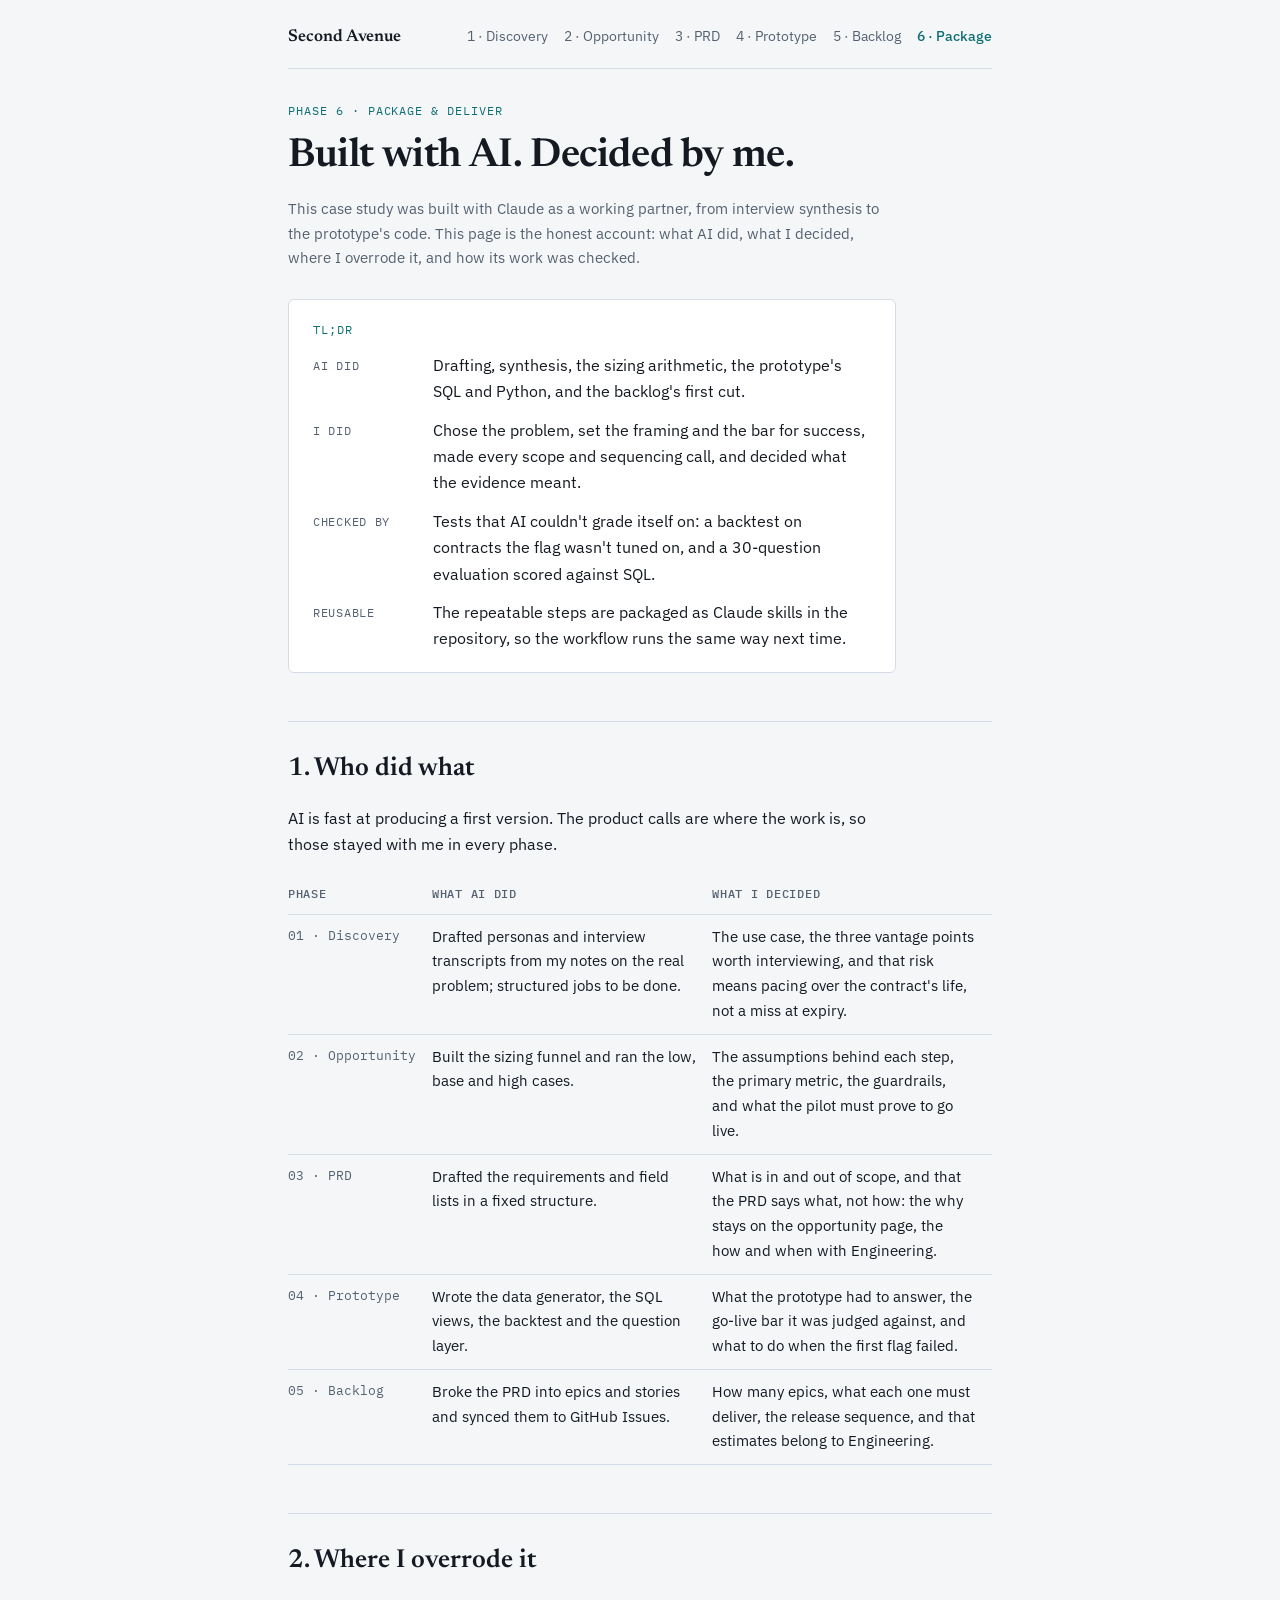
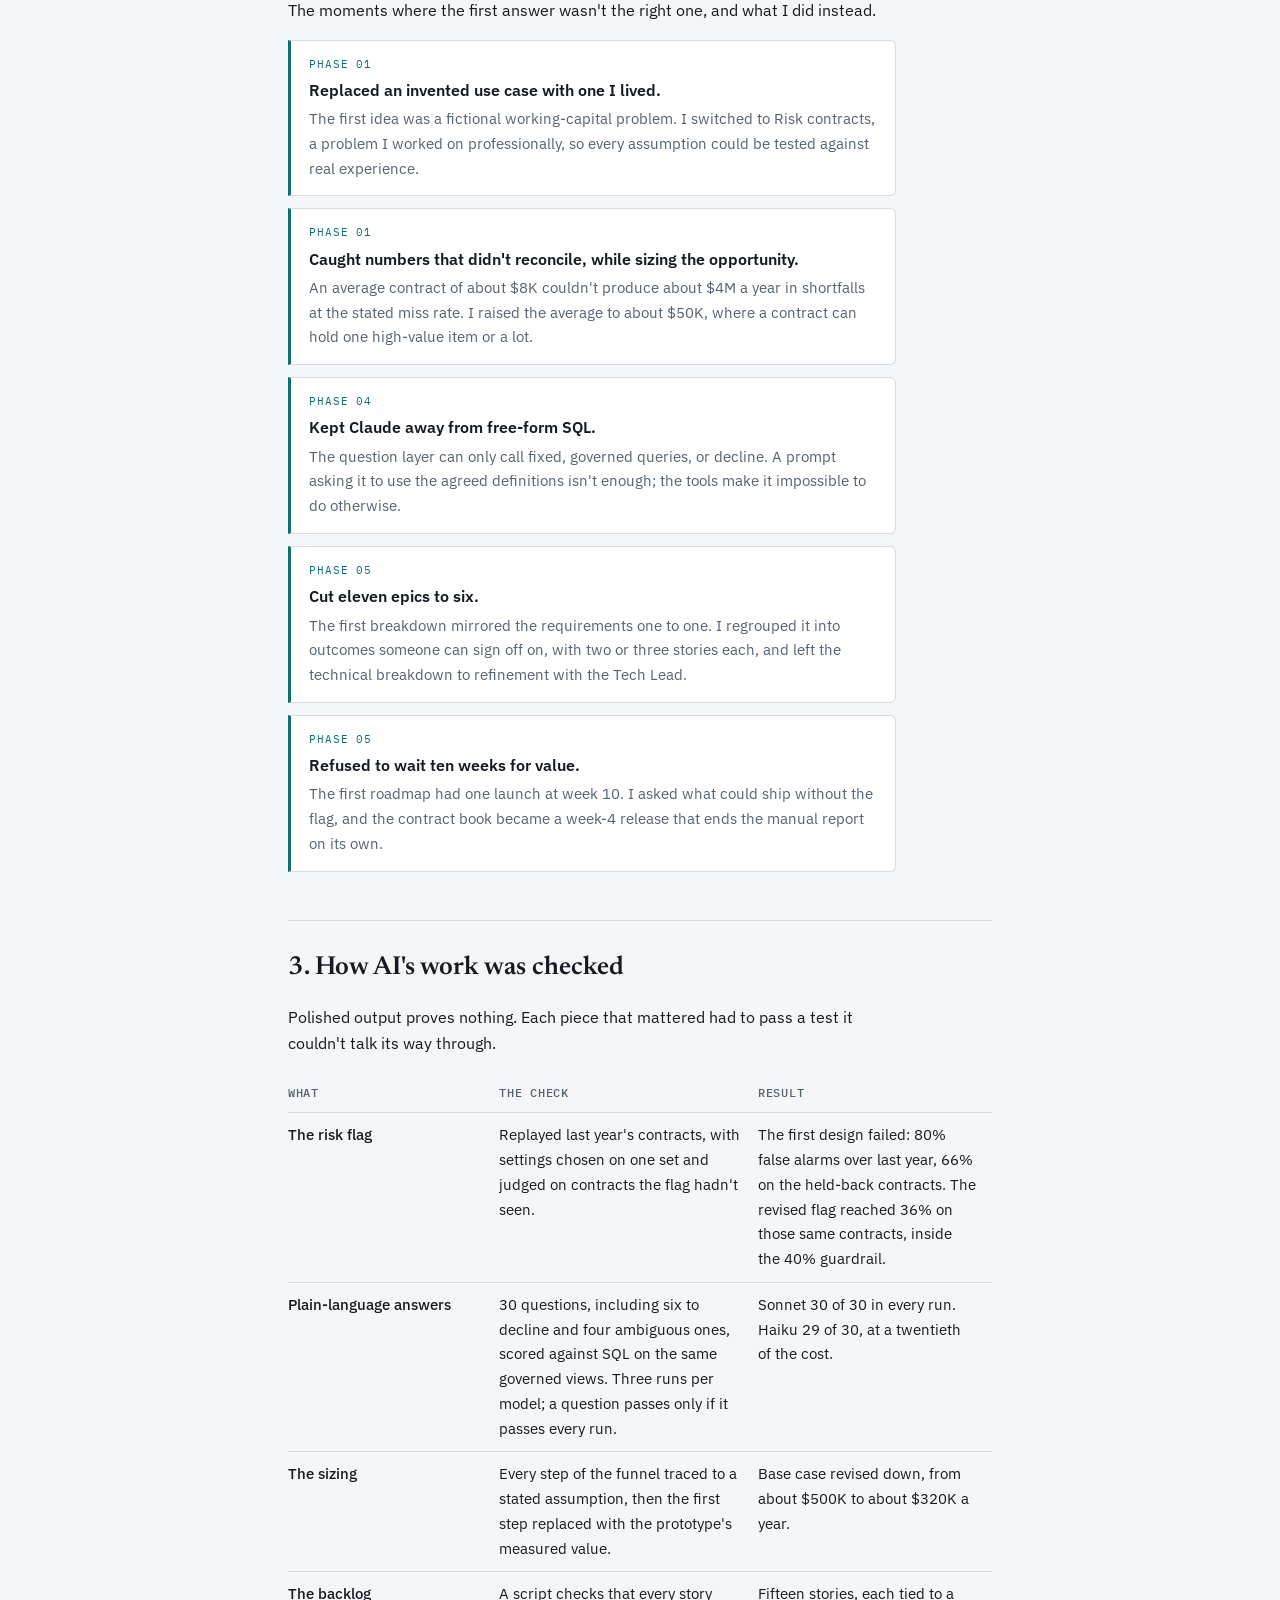
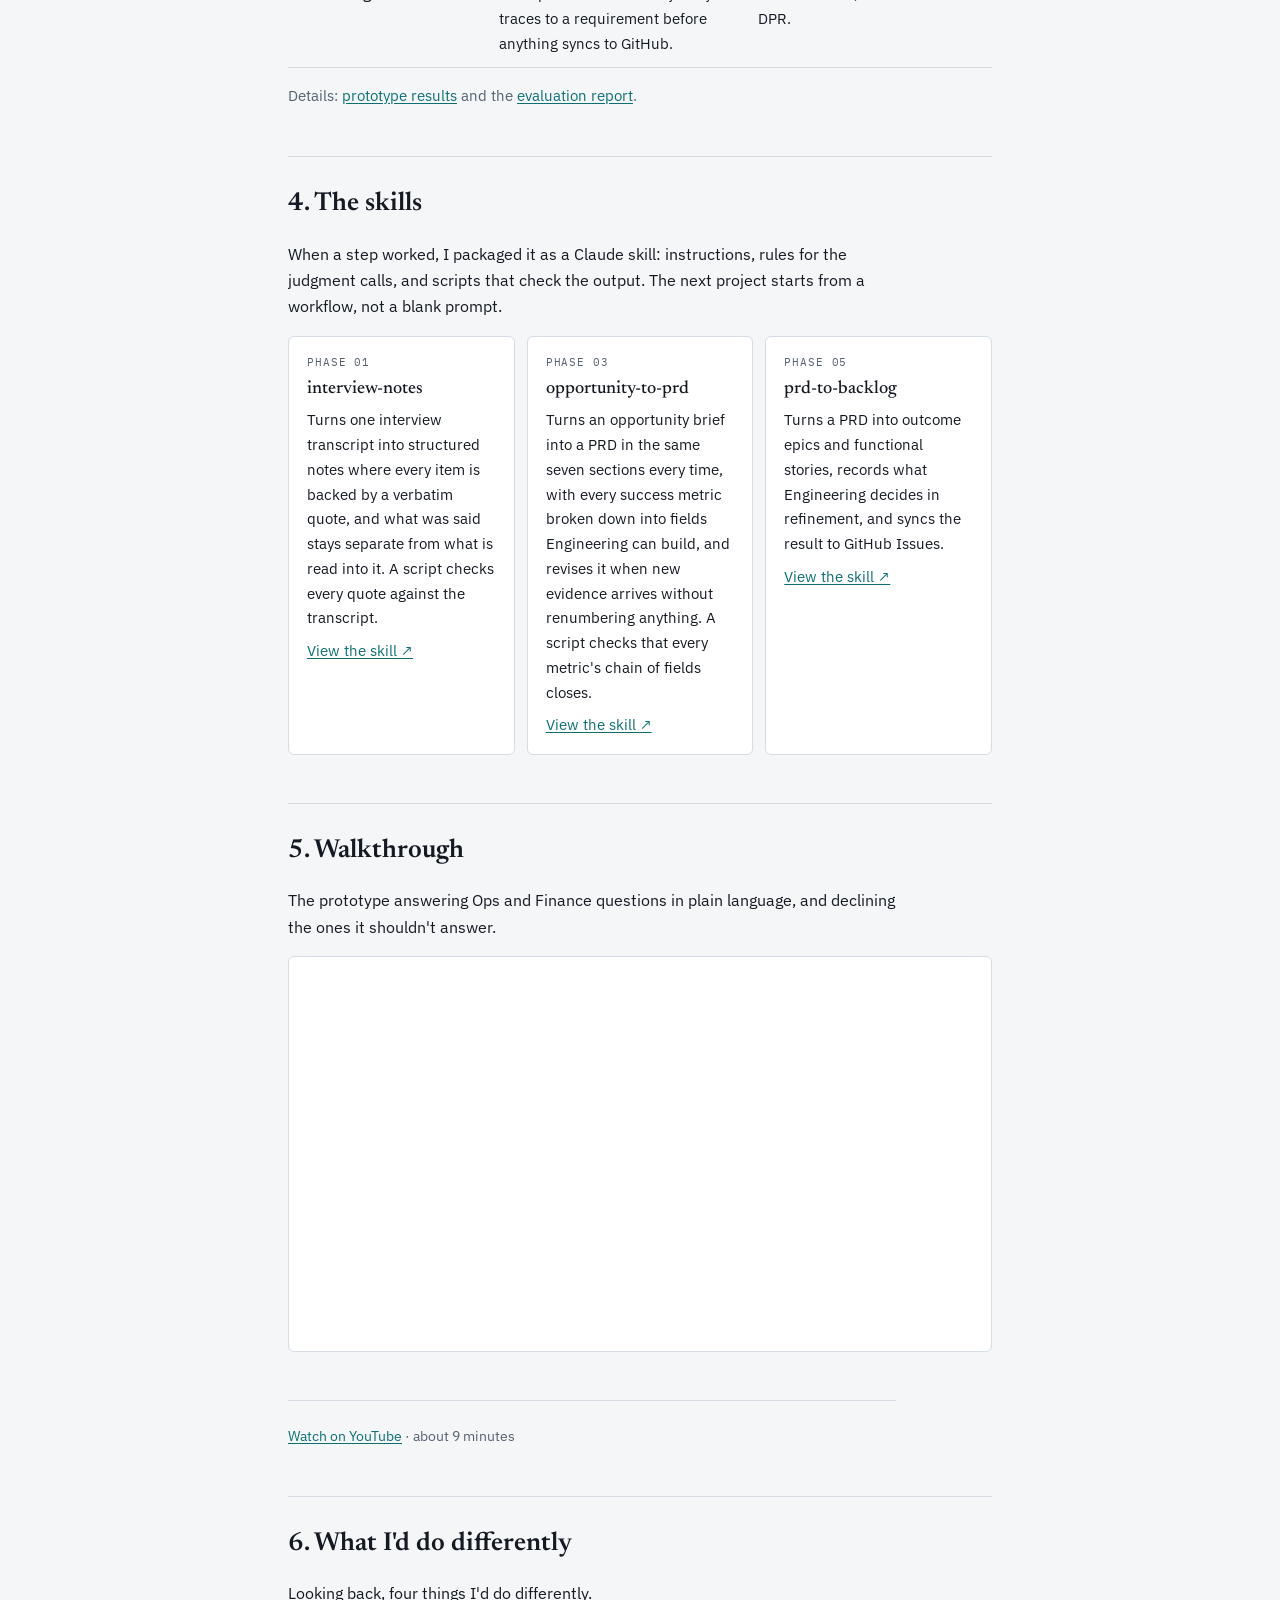
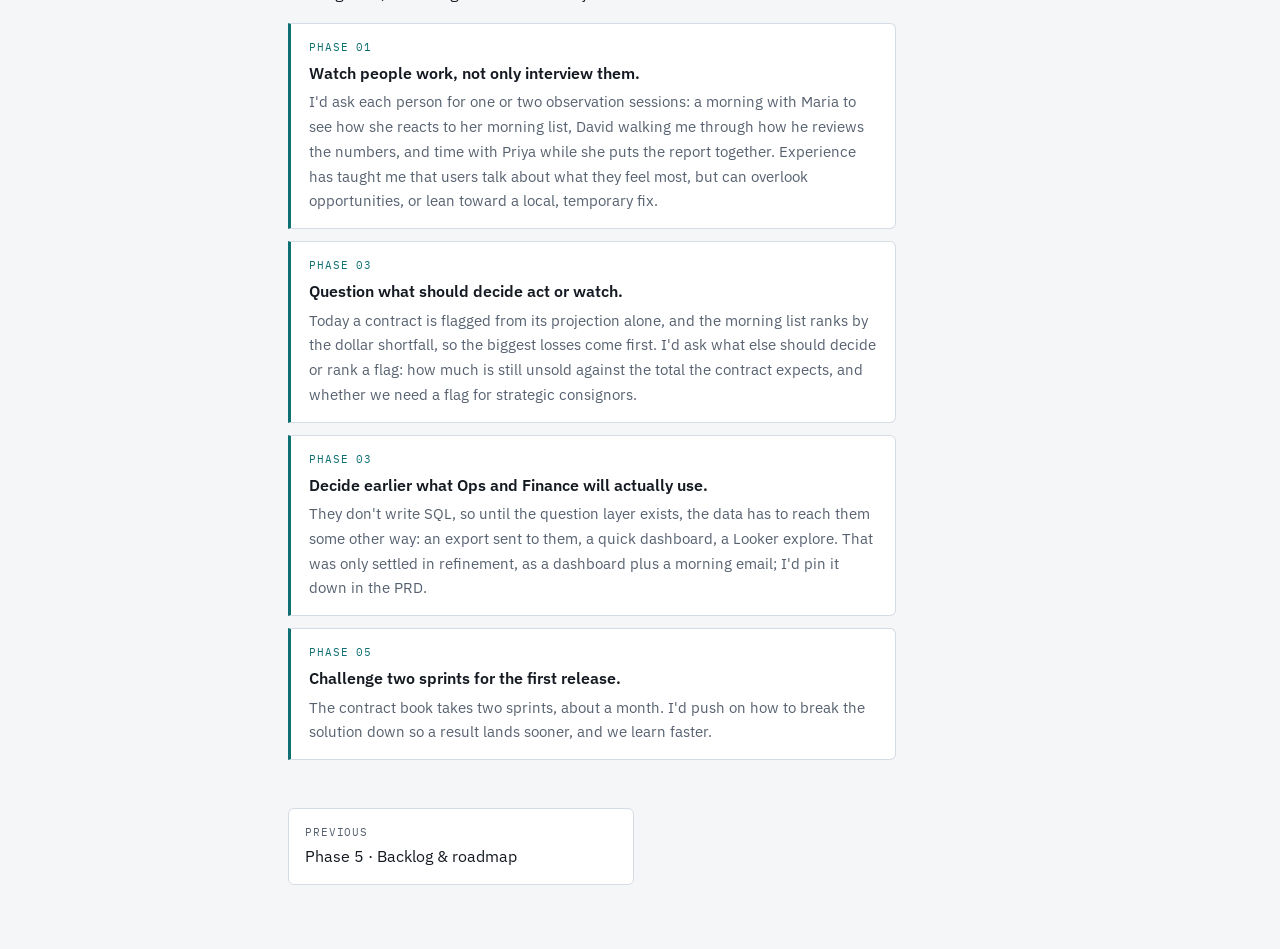
<file: docs/phase-6-package.html>
<!doctype html>
<html lang="en">
<head>
<meta charset="utf-8">
<meta name="viewport" content="width=device-width, initial-scale=1">
<title>Phase 6 · Package &amp; deliver | Second Avenue</title>
<meta name="description" content="How AI was used to build the Second Avenue case study, what was decided by hand, how AI's work was checked, the skills written along the way, and a recorded walkthrough of the prototype.">
<link rel="preconnect" href="https://fonts.googleapis.com">
<link rel="preconnect" href="https://fonts.gstatic.com" crossorigin>
<link rel="stylesheet" href="https://fonts.googleapis.com/css2?family=IBM+Plex+Mono:wght@400;500&family=IBM+Plex+Sans:wght@400;500;600&family=Newsreader:opsz,wght@6..72,500;6..72,600&display=swap">
<link rel="stylesheet" href="assets/site.css">
<style>
td.ph { font-family: var(--font-mono); font-size: 0.8125rem; color: var(--muted); white-space: nowrap; }
table.split td:nth-child(2), table.split td:nth-child(3) { width: 42%; }
.overrides { list-style: none; padding: 0; display: flex; flex-direction: column; gap: 0.75rem; max-width: 38rem; }
.overrides li { background: var(--surface); border: 1px solid var(--rule); border-left: 3px solid var(--accent); border-radius: 0 6px 6px 0; padding: 0.875rem 1.125rem; display: flex; flex-direction: column; gap: 0.25rem; }
.overrides .what { font-weight: 600; }
.overrides .why { font-size: 0.9375rem; color: var(--muted); }
.overrides .where { font-family: var(--font-mono); font-size: 0.6875rem; letter-spacing: 0.08em; text-transform: uppercase; color: var(--accent); }
.checks td:first-child { width: 30%; font-weight: 500; }
.video { aspect-ratio: 16 / 9; max-width: 44rem; width: 100%; background: var(--surface); border: 1px solid var(--rule); border-radius: 6px; overflow: hidden; }
.video iframe { width: 100%; height: 100%; border: 0; display: block; }
.pending { background: var(--surface); border: 1px dashed var(--rule); border-radius: 6px; padding: 1rem 1.25rem; color: var(--muted); font-size: 0.9375rem; max-width: 38rem; }
.pending strong { color: var(--fg); }
</style>
</head>
<body>
<main class="page">
  <nav class="sitenav" aria-label="Case study">
    <a class="home" href="index.html">Second Avenue</a>
    <a href="phase-1-discovery.html">1 · Discovery</a>
    <a href="phase-2-opportunity.html">2 · Opportunity</a>
    <a href="phase-3-prd.html">3 · PRD</a>
    <a href="phase-4-prototype.html">4 · Prototype</a>
    <a href="phase-5-backlog-roadmap.html">5 · Backlog</a>
    <a href="phase-6-package.html" aria-current="page">6 · Package</a>
  </nav>

  <header>
    <p class="eyebrow">Phase 6 · Package &amp; deliver</p>
    <h1>Built with AI. Decided by me.</h1>
    <p class="note">This case study was built with Claude as a working partner, from interview synthesis to the prototype's code. This page is the honest account: what AI did, what I decided, where I overrode it, and how its work was checked.</p>
  </header>

  <aside class="tldr" aria-labelledby="tldr-h">
    <p class="label" id="tldr-h">TL;DR</p>
    <dl>
      <dt>AI did</dt>
      <dd>Drafting, synthesis, the sizing arithmetic, the prototype's SQL and Python, and the backlog's first cut.</dd>
      <dt>I did</dt>
      <dd>Chose the problem, set the framing and the bar for success, made every scope and sequencing call, and decided what the evidence meant.</dd>
      <dt>Checked by</dt>
      <dd>Tests that AI couldn't grade itself on: a backtest on contracts the flag wasn't tuned on, and a 30-question evaluation scored against SQL.</dd>
      <dt>Reusable</dt>
      <dd>The repeatable steps are packaged as Claude skills in the repository, so the workflow runs the same way next time.</dd>
    </dl>
  </aside>

  <section class="section" aria-labelledby="split-h">
    <h2 id="split-h">1. Who did what</h2>
    <p>AI is fast at producing a first version. The product calls are where the work is, so those stayed with me in every phase.</p>
    <div class="scroll">
      <table class="split">
        <thead><tr><th>Phase</th><th>What AI did</th><th>What I decided</th></tr></thead>
        <tbody>
          <tr><td class="ph">01 · Discovery</td><td>Drafted personas and interview transcripts from my notes on the real problem; structured jobs to be done.</td><td>The use case, the three vantage points worth interviewing, and that risk means pacing over the contract's life, not a miss at expiry.</td></tr>
          <tr><td class="ph">02 · Opportunity</td><td>Built the sizing funnel and ran the low, base and high cases.</td><td>The assumptions behind each step, the primary metric, the guardrails, and what the pilot must prove to go live.</td></tr>
          <tr><td class="ph">03 · PRD</td><td>Drafted the requirements and field lists in a fixed structure.</td><td>What is in and out of scope, and that the PRD says what, not how: the why stays on the opportunity page, the how and when with Engineering.</td></tr>
          <tr><td class="ph">04 · Prototype</td><td>Wrote the data generator, the SQL views, the backtest and the question layer.</td><td>What the prototype had to answer, the go-live bar it was judged against, and what to do when the first flag failed.</td></tr>
          <tr><td class="ph">05 · Backlog</td><td>Broke the PRD into epics and stories and synced them to GitHub Issues.</td><td>How many epics, what each one must deliver, the release sequence, and that estimates belong to Engineering.</td></tr>
        </tbody>
      </table>
    </div>
  </section>

  <section class="section" aria-labelledby="over-h">
    <h2 id="over-h">2. Where I overrode it</h2>
    <p>The moments where the first answer wasn't the right one, and what I did instead.</p>
    <ol class="overrides">
      <li><span class="where">Phase 01</span><span class="what">Replaced an invented use case with one I lived.</span><span class="why">The first idea was a fictional working-capital problem. I switched to Risk contracts, a problem I worked on professionally, so every assumption could be tested against real experience.</span></li>
      <li><span class="where">Phase 01</span><span class="what">Caught numbers that didn't reconcile, while sizing the opportunity.</span><span class="why">An average contract of about $8K couldn't produce about $4M a year in shortfalls at the stated miss rate. I raised the average to about $50K, where a contract can hold one high-value item or a lot.</span></li>
      <li><span class="where">Phase 04</span><span class="what">Kept Claude away from free-form SQL.</span><span class="why">The question layer can only call fixed, governed queries, or decline. A prompt asking it to use the agreed definitions isn't enough; the tools make it impossible to do otherwise.</span></li>
      <li><span class="where">Phase 05</span><span class="what">Cut eleven epics to six.</span><span class="why">The first breakdown mirrored the requirements one to one. I regrouped it into outcomes someone can sign off on, with two or three stories each, and left the technical breakdown to refinement with the Tech Lead.</span></li>
      <li><span class="where">Phase 05</span><span class="what">Refused to wait ten weeks for value.</span><span class="why">The first roadmap had one launch at week 10. I asked what could ship without the flag, and the contract book became a week-4 release that ends the manual report on its own.</span></li>
    </ol>
  </section>

  <section class="section" aria-labelledby="check-h">
    <h2 id="check-h">3. How AI's work was checked</h2>
    <p>Polished output proves nothing. Each piece that mattered had to pass a test it couldn't talk its way through.</p>
    <div class="scroll">
      <table class="checks">
        <thead><tr><th>What</th><th>The check</th><th>Result</th></tr></thead>
        <tbody>
          <tr><td>The risk flag</td><td>Replayed last year's contracts, with settings chosen on one set and judged on contracts the flag hadn't seen.</td><td>The first design failed: 80% false alarms over last year, 66% on the held-back contracts. The revised flag reached 36% on those same contracts, inside the 40% guardrail.</td></tr>
          <tr><td>Plain-language answers</td><td>30 questions, including six to decline and four ambiguous ones, scored against SQL on the same governed views. Three runs per model; a question passes only if it passes every run.</td><td>Sonnet 30 of 30 in every run. Haiku 29 of 30, at a twentieth of the cost.</td></tr>
          <tr><td>The sizing</td><td>Every step of the funnel traced to a stated assumption, then the first step replaced with the prototype's measured value.</td><td>Base case revised down, from about $500K to about $320K a year.</td></tr>
          <tr><td>The backlog</td><td>A script checks that every story traces to a requirement before anything syncs to GitHub.</td><td>Fifteen stories, each tied to a DPR.</td></tr>
        </tbody>
      </table>
    </div>
    <p class="takeaway">Details: <a href="phase-4-prototype.html#results">prototype results</a> and the <a href="https://github.com/caioluthi/portfolio/blob/main/prototype/questions/results/report.md">evaluation report</a>.</p>
  </section>

  <section class="section" aria-labelledby="skills-h">
    <h2 id="skills-h">4. The skills</h2>
    <p>When a step worked, I packaged it as a Claude skill: instructions, rules for the judgment calls, and scripts that check the output. The next project starts from a workflow, not a blank prompt.</p>
    <div class="cards">
      <div class="card">
        <span class="tag">Phase 01</span>
        <h3>interview-notes</h3>
        <p>Turns one interview transcript into structured notes where every item is backed by a verbatim quote, and what was said stays separate from what is read into it. A script checks every quote against the transcript.</p>
        <p><a href="https://github.com/caioluthi/portfolio/tree/main/skills/interview-notes">View the skill ↗</a></p>
      </div>
      <div class="card">
        <span class="tag">Phase 03</span>
        <h3>opportunity-to-prd</h3>
        <p>Turns an opportunity brief into a PRD in the same seven sections every time, with every success metric broken down into fields Engineering can build, and revises it when new evidence arrives without renumbering anything. A script checks that every metric's chain of fields closes.</p>
        <p><a href="https://github.com/caioluthi/portfolio/tree/main/skills/opportunity-to-prd">View the skill ↗</a></p>
      </div>
      <div class="card">
        <span class="tag">Phase 05</span>
        <h3>prd-to-backlog</h3>
        <p>Turns a PRD into outcome epics and functional stories, records what Engineering decides in refinement, and syncs the result to GitHub Issues.</p>
        <p><a href="https://github.com/caioluthi/portfolio/tree/main/skills/prd-to-backlog">View the skill ↗</a></p>
      </div>
    </div>
  </section>

  <section class="section" aria-labelledby="video-h">
    <h2 id="video-h">5. Walkthrough</h2>
    <p>The prototype answering Ops and Finance questions in plain language, and declining the ones it shouldn't answer.</p>
    <div class="video"><iframe src="https://www.youtube-nocookie.com/embed/5c_hqZ8J5YQ" title="Second Avenue prototype walkthrough" loading="lazy" allow="accelerometer; encrypted-media; gyroscope; picture-in-picture; fullscreen" allowfullscreen></iframe></div>
    <p class="foot"><a href="https://youtu.be/5c_hqZ8J5YQ">Watch on YouTube</a> · about 9 minutes</p>
  </section>

  <section class="section" aria-labelledby="diff-h">
    <h2 id="diff-h">6. What I'd do differently</h2>
    <p>Looking back, four things I'd do differently.</p>
    <ol class="overrides">
      <li><span class="where">Phase 01</span><span class="what">Watch people work, not only interview them.</span><span class="why">I'd ask each person for one or two observation sessions: a morning with Maria to see how she reacts to her morning list, David walking me through how he reviews the numbers, and time with Priya while she puts the report together. Experience has taught me that users talk about what they feel most, but can overlook opportunities, or lean toward a local, temporary fix.</span></li>
      <li><span class="where">Phase 03</span><span class="what">Question what should decide act or watch.</span><span class="why">Today a contract is flagged from its projection alone, and the morning list ranks by the dollar shortfall, so the biggest losses come first. I'd ask what else should decide or rank a flag: how much is still unsold against the total the contract expects, and whether we need a flag for strategic consignors.</span></li>
      <li><span class="where">Phase 03</span><span class="what">Decide earlier what Ops and Finance will actually use.</span><span class="why">They don't write SQL, so until the question layer exists, the data has to reach them some other way: an export sent to them, a quick dashboard, a Looker explore. That was only settled in refinement, as a dashboard plus a morning email; I'd pin it down in the PRD.</span></li>
      <li><span class="where">Phase 05</span><span class="what">Challenge two sprints for the first release.</span><span class="why">The contract book takes two sprints, about a month. I'd push on how to break the solution down so a result lands sooner, and we learn faster.</span></li>
    </ol>
  </section>

  <nav class="pager" aria-label="Phases">
    <a href="phase-5-backlog-roadmap.html"><span class="dir">Previous</span>Phase 5 · Backlog &amp; roadmap</a>
  </nav>
</main>
</body>
</html>
</file>
<file: docs/assets/site.css>
/* Second Avenue case study: shared styles for every phase page.
   One reading column for argument, full column width for tables and figures, numbers in mono. */
:root {
  --bg: #F4F6F8;
  --surface: #FFFFFF;
  --fg: #151A22;
  --muted: #566170;
  --rule: #D6DCE4;
  --accent: #0E6F73;
  --accent-soft: #DDF0F0;
  --risk: #B8412B;
  --risk-soft: #F8E4DF;
  --bar-total: #9DA9B8;
  --font-display: "Newsreader", Georgia, "Times New Roman", serif;
  --font-body: "IBM Plex Sans", system-ui, -apple-system, "Segoe UI", sans-serif;
  --font-mono: "IBM Plex Mono", ui-monospace, "SFMono-Regular", Menlo, Consolas, monospace;
  color-scheme: light;
}
@media (prefers-color-scheme: dark) {
  :root:not([data-theme="light"]) {
    --bg: #0E1319; --surface: #161D26; --fg: #E7ECF2; --muted: #9AA6B5; --rule: #273241;
    --accent: #52C4C4; --accent-soft: #12302F; --risk: #F0876F; --risk-soft: #3A1E18; --bar-total: #4A586B;
    color-scheme: dark;
  }
}
:root[data-theme="dark"] {
  --bg: #0E1319; --surface: #161D26; --fg: #E7ECF2; --muted: #9AA6B5; --rule: #273241;
  --accent: #52C4C4; --accent-soft: #12302F; --risk: #F0876F; --risk-soft: #3A1E18; --bar-total: #4A586B;
  color-scheme: dark;
}

*, *::before, *::after { box-sizing: border-box; }
html { -webkit-text-size-adjust: 100%; }
body { margin: 0; background: var(--bg); color: var(--fg); font-family: var(--font-body); font-size: 16px; line-height: 1.65; }
img, svg { max-width: 100%; }
.page { width: 100%; max-width: 46rem; margin: 0 auto; padding: 1.5rem 16px 4rem; }

/* Site nav */
.sitenav { display: flex; flex-wrap: wrap; gap: 0.25rem 1rem; align-items: baseline; padding-bottom: 1rem; margin-bottom: 2rem; border-bottom: 1px solid var(--rule); font-size: 0.875rem; }
.sitenav .home { font-family: var(--font-display); font-weight: 600; font-size: 1.0625rem; color: var(--fg); text-decoration: none; margin-right: auto; }
.sitenav a { color: var(--muted); text-decoration: none; }
.sitenav a:hover { color: var(--accent); }
.sitenav a[aria-current="page"] { color: var(--accent); font-weight: 500; }

.eyebrow { font-family: var(--font-mono); font-size: 0.75rem; letter-spacing: 0.08em; text-transform: uppercase; color: var(--accent); margin: 0 0 0.75rem; }
h1, h2, h3 { font-family: var(--font-display); font-weight: 600; text-wrap: balance; margin: 0; line-height: 1.2; }
h1 { font-size: clamp(1.75rem, 5.2vw, 2.5rem); letter-spacing: -0.01em; }
h2 { font-size: 1.625rem; padding-top: 2rem; border-top: 1px solid var(--rule); }
h3 { font-size: 1.125rem; font-weight: 500; }
h4 { font-size: 0.9375rem; font-weight: 600; margin: 0; }
p { margin: 0; }
a { color: var(--accent); text-underline-offset: 0.15em; }
a:focus-visible, button:focus-visible, summary:focus-visible { outline: 2px solid var(--accent); outline-offset: 3px; }
strong { font-weight: 600; }

.note { color: var(--muted); font-size: 0.9375rem; margin-top: 1rem; max-width: 38rem; }
.section { display: flex; flex-direction: column; gap: 1rem; margin-top: 3rem; }
.section > p, .section > ul, .section > ol, .section > h3 { max-width: 38rem; }
.section > h3 { margin-top: 0.75rem; }
.section > h2 { margin-bottom: 0.25rem; }

/* TL;DR panel */
.tldr { margin-top: 1.75rem; background: var(--surface); border: 1px solid var(--rule); border-radius: 6px; padding: 1.25rem 1.5rem; max-width: 38rem; }
.tldr .label { font-family: var(--font-mono); font-size: 0.75rem; letter-spacing: 0.08em; text-transform: uppercase; color: var(--accent); margin: 0 0 0.75rem; }
.tldr dl { display: grid; grid-template-columns: 6.5rem minmax(0, 1fr); gap: 0.75rem 1rem; margin: 0; }
.tldr dt { font-family: var(--font-mono); font-size: 0.75rem; letter-spacing: 0.06em; text-transform: uppercase; color: var(--muted); padding-top: 0.25rem; }
.tldr dd { margin: 0; min-width: 0; }
@media (max-width: 34rem) { .tldr dl { grid-template-columns: minmax(0, 1fr); gap: 0.125rem; } .tldr dd { margin-bottom: 0.75rem; } .tldr dd:last-child { margin-bottom: 0; } }

/* Callouts */
/* Revision panel: what changed on a page after later evidence */
.revision { margin-top: 1rem; border-left: 3px solid var(--accent); background: var(--accent-soft); border-radius: 0 6px 6px 0; padding: 1rem 1.25rem; max-width: 38rem; display: flex; flex-direction: column; gap: 0.5rem; font-size: 0.9375rem; }
.revision .label { font-family: var(--font-mono); font-size: 0.75rem; letter-spacing: 0.08em; text-transform: uppercase; color: var(--accent); margin: 0; }
.revision ul { gap: 0.25rem; }
.revision.archived { margin: 0 0 1.5rem; border-left-color: var(--muted); background: var(--surface); }
.revision.archived .label { color: var(--muted); }

.hmw { background: var(--accent-soft); padding: 1.25rem 1.5rem; border-radius: 4px; max-width: 38rem; margin-top: 0.5rem; }
.hmw .lead { color: var(--accent); }
.hmw p { font-family: var(--font-display); font-size: 1.25rem; line-height: 1.45; font-weight: 500; }
blockquote { margin: 0; padding: 0.25rem 0 0.25rem 1.25rem; border-left: 3px solid var(--accent); max-width: 38rem; }
blockquote p { font-family: var(--font-display); font-size: 1.1875rem; line-height: 1.5; }
.takeaway { color: var(--muted); font-size: 0.9375rem; max-width: 38rem; }

/* Cards */
.cards { display: grid; grid-template-columns: repeat(auto-fit, minmax(13rem, 1fr)); gap: 0.75rem; }
.card { background: var(--surface); border: 1px solid var(--rule); border-radius: 6px; padding: 1rem 1.125rem; display: flex; flex-direction: column; gap: 0.5rem; min-width: 0; }
.card .tag { font-family: var(--font-mono); font-size: 0.6875rem; letter-spacing: 0.08em; text-transform: uppercase; color: var(--muted); }
.card p, .card li { font-size: 0.9375rem; }
.card ul { gap: 0.25rem; }

/* Tables */
.scroll { overflow-x: auto; max-width: 100%; }
table { border-collapse: collapse; width: 100%; font-size: 0.9375rem; }
th, td { text-align: left; padding: 0.625rem 1rem 0.625rem 0; border-bottom: 1px solid var(--rule); vertical-align: top; }
th { font-family: var(--font-mono); font-size: 0.75rem; letter-spacing: 0.06em; text-transform: uppercase; font-weight: 500; color: var(--muted); }
td.num, th.num { text-align: right; font-family: var(--font-mono); font-variant-numeric: tabular-nums; white-space: nowrap; padding-right: 0; }
td.how { color: var(--muted); }
th.how, td.how { padding-left: 1.5rem; }
td code, p code, li code { font-family: var(--font-mono); font-size: 0.8125rem; background: var(--surface); border: 1px solid var(--rule); border-radius: 3px; padding: 0 0.25rem; }

ul, ol { padding-left: 1.25rem; margin: 0; display: flex; flex-direction: column; gap: 0.5rem; }
details { max-width: 100%; border: 1px solid var(--rule); border-radius: 6px; background: var(--surface); }
summary { cursor: pointer; padding: 0.75rem 1rem; font-weight: 500; font-size: 0.9375rem; }
details > .inner { padding: 0 1rem 1rem; display: flex; flex-direction: column; gap: 1rem; }
pre { margin: 0; padding: 0 1rem 1rem; overflow-x: auto; font-family: var(--font-mono); font-size: 0.8125rem; line-height: 1.6; }

figure { margin: 0; display: flex; flex-direction: column; gap: 0.5rem; }
figcaption, .caption { font-size: 0.8125rem; color: var(--muted); }

/* Phase navigation at the foot of each page */
.pager { display: grid; grid-template-columns: 1fr 1fr; gap: 0.75rem; margin-top: 3rem; }
.pager a { display: flex; flex-direction: column; gap: 0.125rem; padding: 0.875rem 1rem; border: 1px solid var(--rule); border-radius: 6px; background: var(--surface); text-decoration: none; color: var(--fg); min-width: 0; }
.pager a:hover { border-color: var(--accent); }
.pager .dir { font-family: var(--font-mono); font-size: 0.6875rem; letter-spacing: 0.08em; text-transform: uppercase; color: var(--muted); }
.pager .next { text-align: right; grid-column: 2; }
.foot { margin-top: 2rem; padding-top: 1.5rem; border-top: 1px solid var(--rule); color: var(--muted); font-size: 0.875rem; max-width: 38rem; }
</file>
